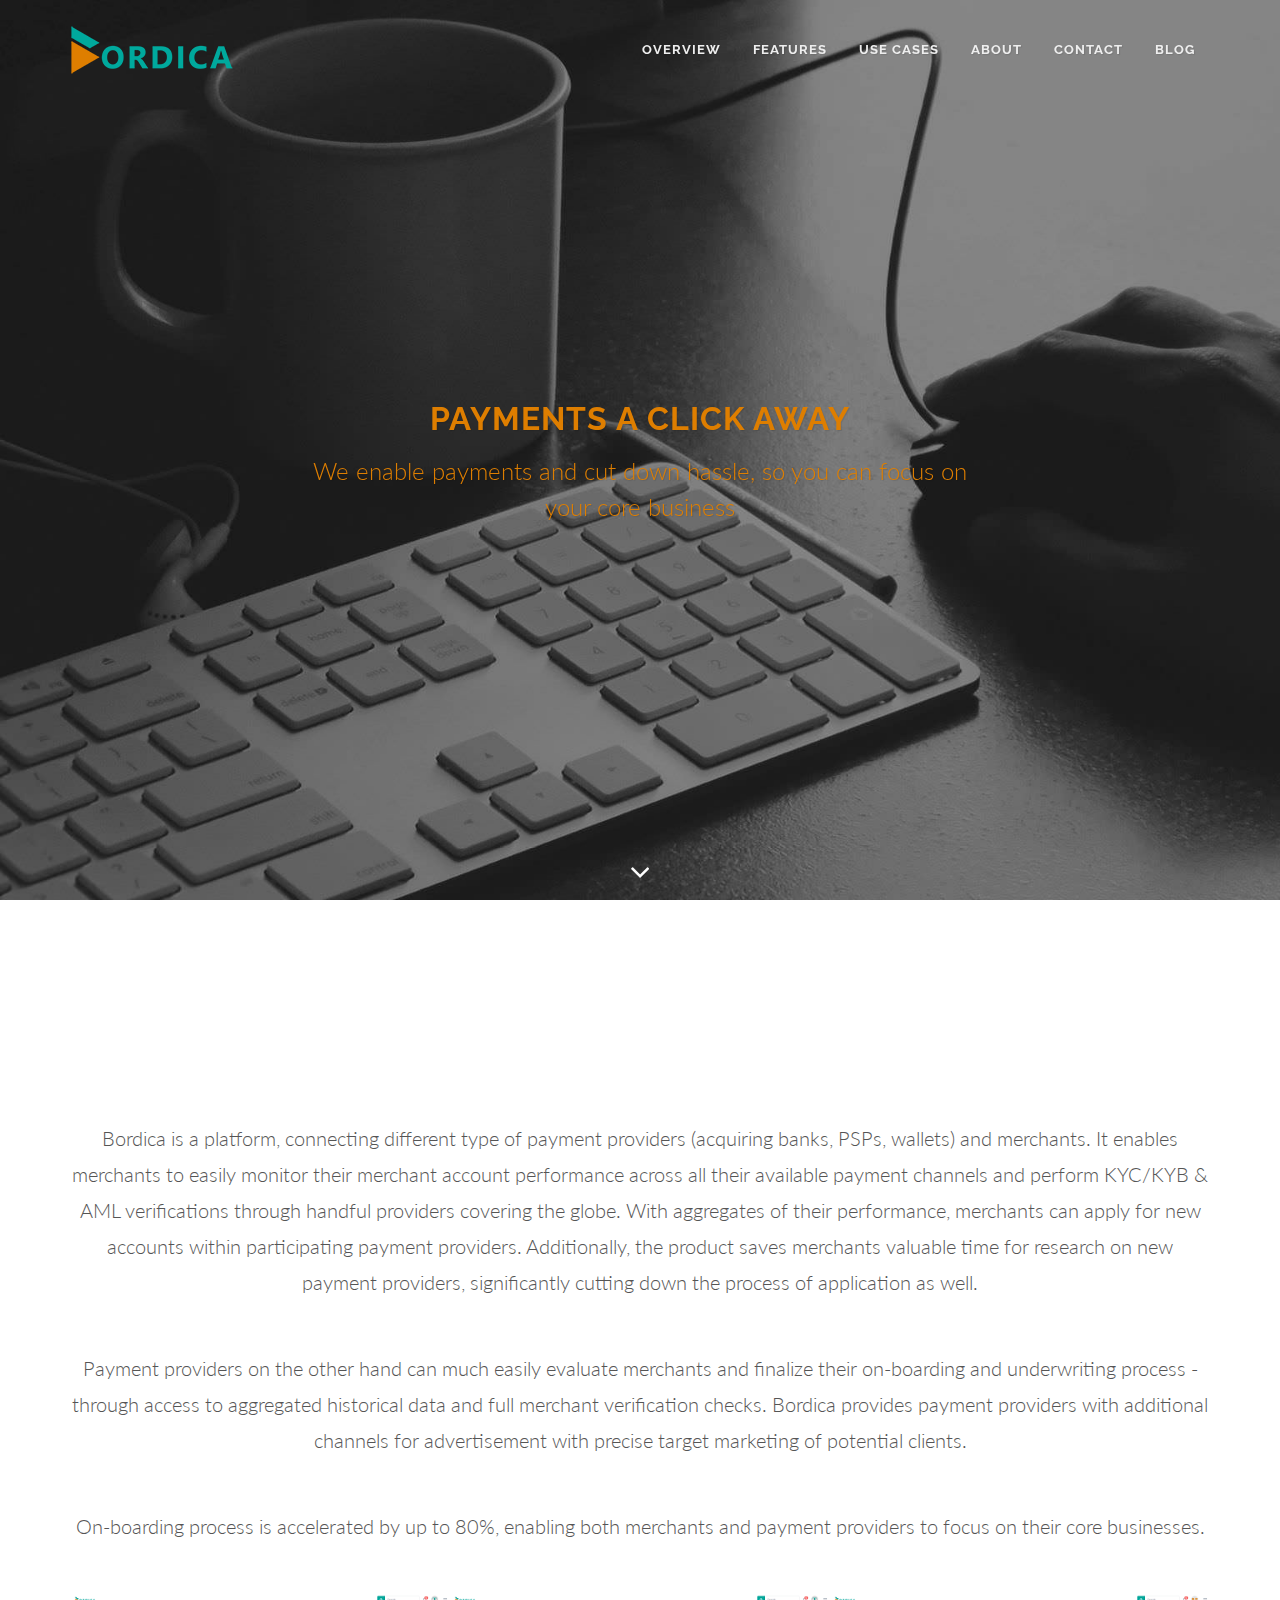
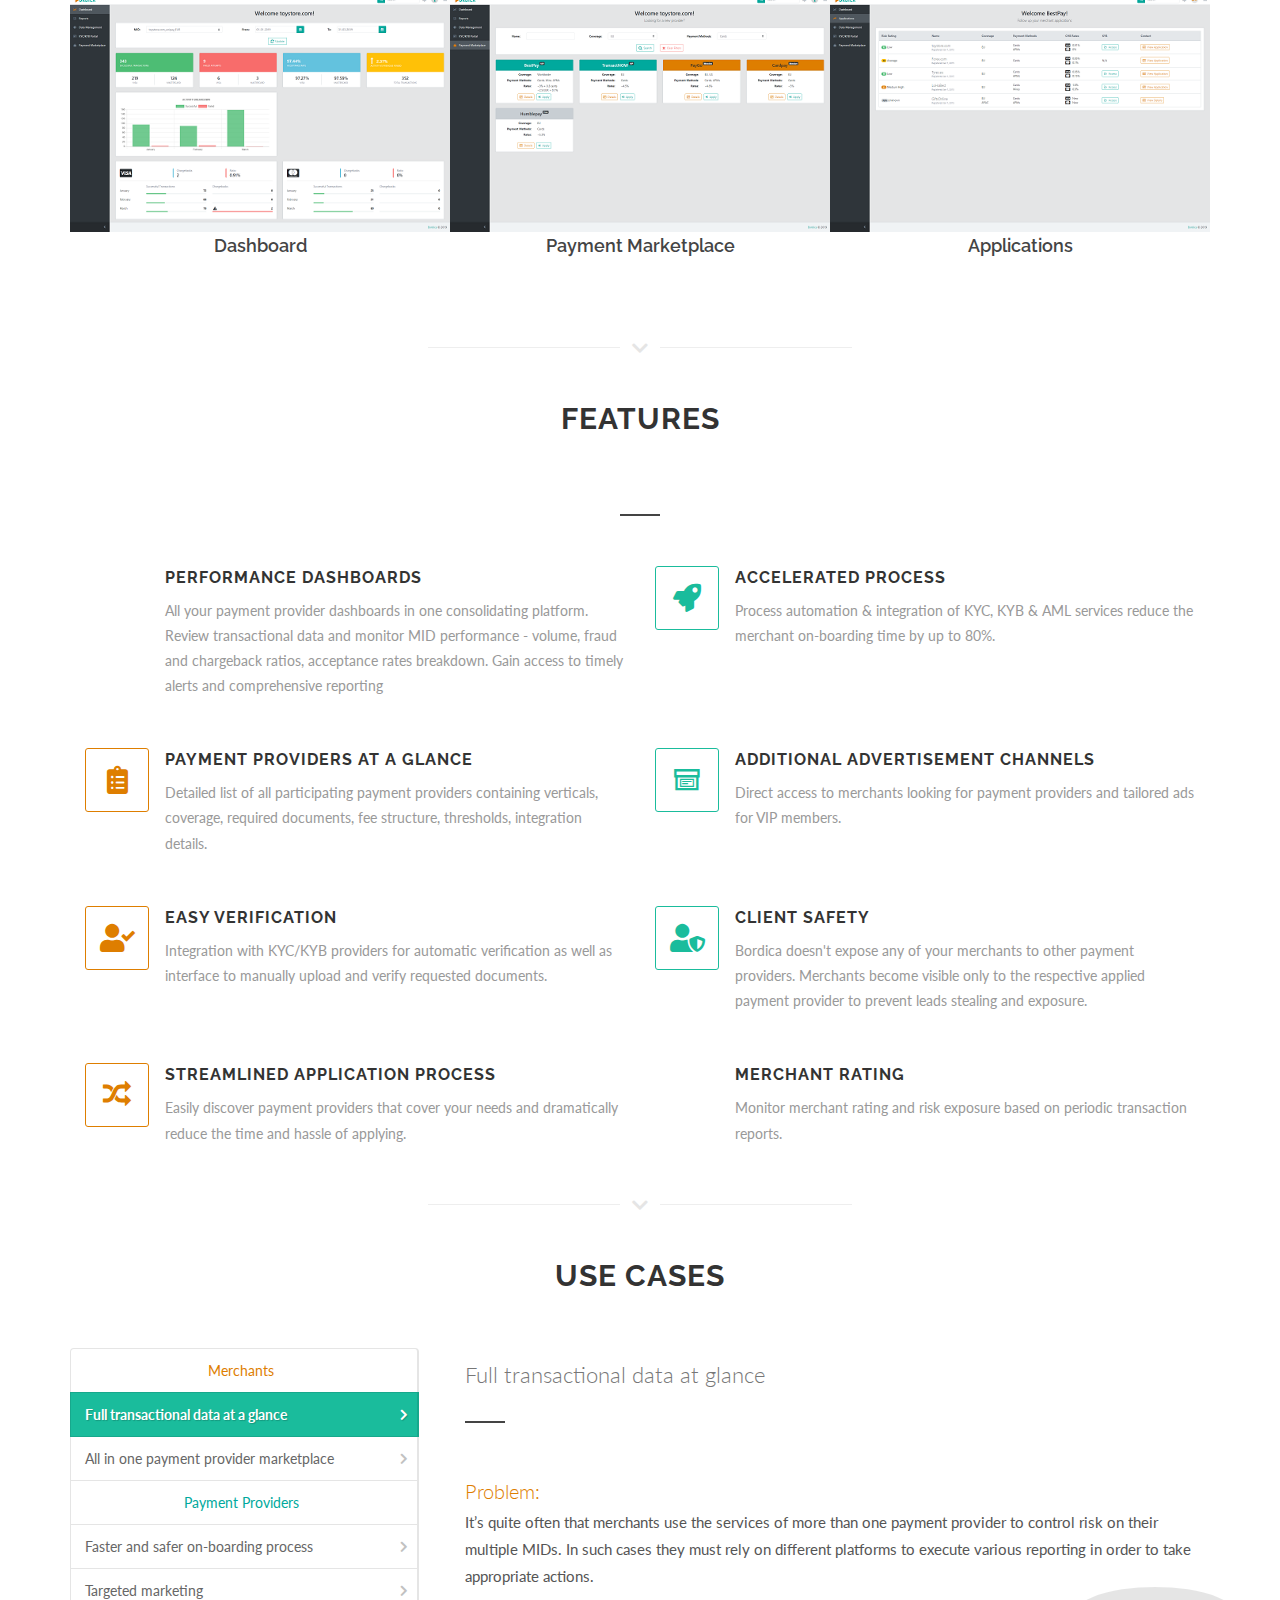
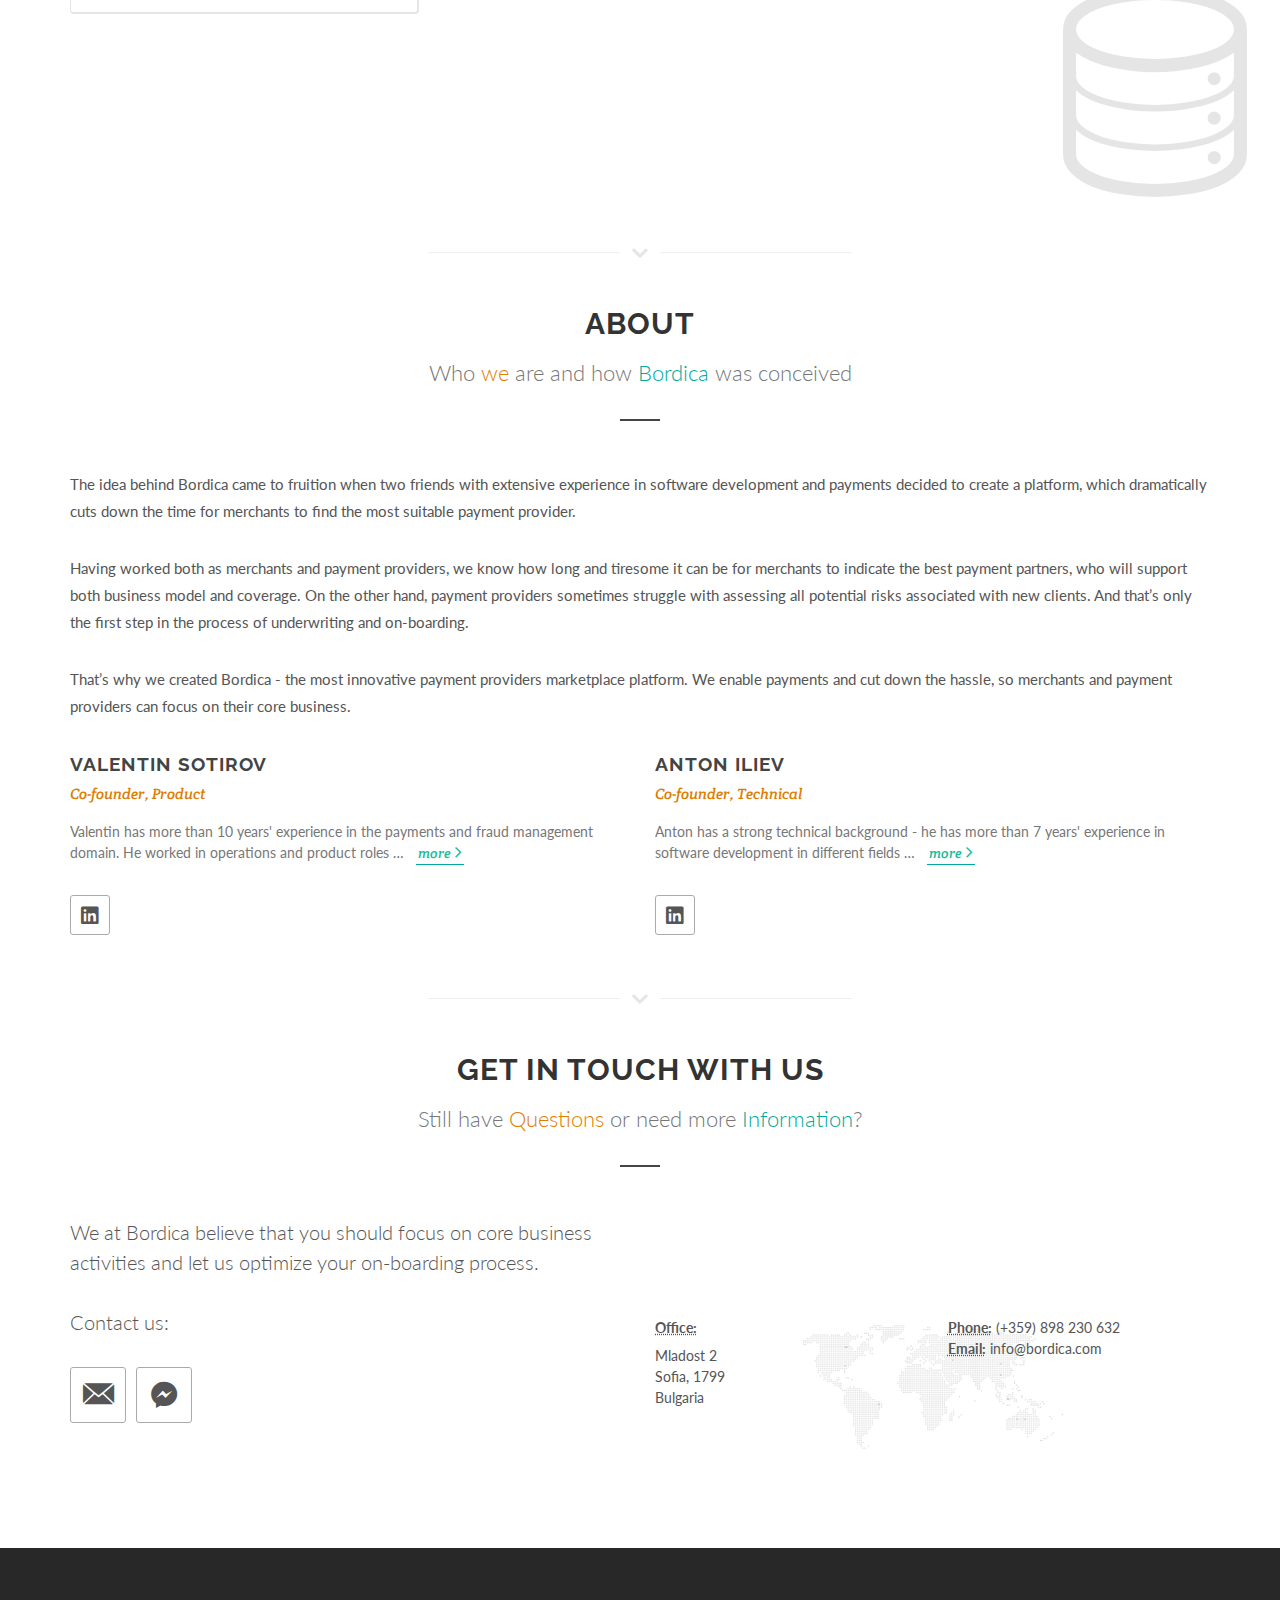
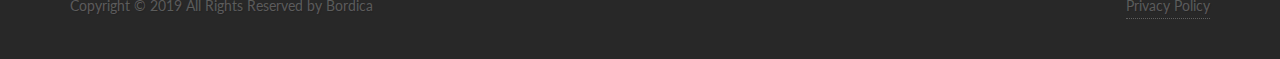
<file: index.html>
<!DOCTYPE html>
<html dir="ltr" lang="en-US">

<head>
	<!-- Global site tag (gtag.js) - Google Analytics -->
	<script async src="https://www.googletagmanager.com/gtag/js?id=UA-139943367-1"></script>
	<script>
		window.dataLayer = window.dataLayer || [];
		function gtag() { dataLayer.push(arguments); }
		gtag('js', new Date());

		gtag('config', 'UA-139943367-1');
	</script>

	<meta http-equiv="content-type" content="text/html; charset=utf-8" />
	<meta name="author" content="SemiColonWeb" />
	<meta name="description"
		content="The most innovative payment providers marketplace platform. We enable payments and cut down hassle, so merchants and payment providers could focus on their core business.">
	<meta name="keywords" content="platform, onboarding, payment provider, merchant, marketplace, kyc, kyb, payment">
	<link rel="canonical" href="http://www.bordica.com">

	<!-- Stylesheets
	============================================= -->
	<link
		href="https://fonts.googleapis.com/css?family=Lato:300,400,400i,700|Raleway:300,400,500,600,700|Crete+Round:400i"
		rel="stylesheet" type="text/css" />
	<link href="https://stackpath.bootstrapcdn.com/bootstrap/4.3.1/css/bootstrap.min.css" rel="stylesheet"
		integrity="sha384-ggOyR0iXCbMQv3Xipma34MD+dH/1fQ784/j6cY/iJTQUOhcWr7x9JvoRxT2MZw1T" crossorigin="anonymous">
	<link rel="stylesheet" href="style.css" type="text/css" />
	<link rel="stylesheet" href="css/dark.css" type="text/css" />
	<link rel="stylesheet" href="css/font-icons.css" type="text/css" />
	<link rel="stylesheet" href="css/animate.css" type="text/css" />
	<link rel="stylesheet" href="css/responsive.css" type="text/css" />
	<link rel="stylesheet" href="css/magnific-popup.css" type="text/css" />

	<meta name="viewport" content="width=device-width, initial-scale=1" />

	<!-- https://realfavicongenerator.net/ -->
	<link rel="apple-touch-icon" sizes="180x180" href="/apple-touch-icon.png">
	<link rel="icon" type="image/png" sizes="32x32" href="/favicon-32x32.png">
	<link rel="icon" type="image/png" sizes="16x16" href="/favicon-16x16.png">
	<link rel="manifest" href="/site.webmanifest">
	<link rel="mask-icon" href="/safari-pinned-tab.svg" color="#5bbad5">
	<meta name="msapplication-TileColor" content="#2b5797">
	<meta name="theme-color" content="#ffffff">

	<!-- Document Title
	============================================= -->
	<title>Bordica | Merchant On-boarding & Payment Provider Marketplace</title>

</head>

<body class="stretched">

	<!-- Document Wrapper
	============================================= -->
	<div id="wrapper" class="clearfix">

		<!-- Header
		============================================= -->
		<header id="header" class="transparent-header page-section dark">

			<div id="header-wrap">

				<div class="container clearfix">

					<div id="primary-menu-trigger"><i class="icon-reorder"></i></div>

					<!-- Logo
					============================================= -->
					<div id="logo">
						<a href="index.html" class="standard-logo" data-dark-logo="images/logo-dark.png"><img
								src="images/logo-dark.png" alt="Bordica Logo"></a>
						<a href="index.html" class="retina-logo" data-dark-logo="images/logo-dark@2x.png"><img
								src="images/logo-dark@2x.png" alt="Bordica Logo"></a>
					</div><!-- #logo end -->

					<!-- Primary Navigation
					============================================= -->
					<nav id="primary-menu">

						<ul class="one-page-menu sf-js-enabled" style="-ms-touch-action: pan-y; touch-action: pan-y;"
							data-offset="65" data-speed="1250" data-easing="easeInOutExpo">
							<li class=""><a href="#" data-href="#section-overview">
									<div>Overview</div>
								</a></li>
							<li class=""><a href="#" data-href="#section-features">
									<div>Features</div>
								</a></li>
							<li class=""><a href="#" data-href="#section-use-cases">
									<div>Use Cases</div>
								</a></li>
							<li class=""><a href="#" data-href="#section-about">
									<div>About</div>
								</a></li>
							<li class=""><a href="#" data-href="#section-contact">
									<div>Contact</div>
								</a></li>
							<li class=""><a href="#" data-href="#">
									<div>Blog</div>
								</a></li>
						</ul>

					</nav><!-- #primary-menu end -->

				</div>

			</div>

		</header><!-- #header end -->

		<section id="slider" class="slider-element slider-parallax dark full-screen"
			style="background: url(images/landing/landing1.jpg) center; background-repeat: no-repeat; background-size: cover;">

			<div class="slider-parallax-inner">

				<div class="container clearfix">

					<div class="vertical-middle">

						<div class="heading-block center nobottomborder">
							<h1 class="emphasize" data-animate="fadeInUp">Payments a click away</h1>
							<span class="emphasize" data-animate="fadeInUp" data-delay="300">We enable payments and cut
								down hassle, so you
								can focus on your
								core business</span>
						</div>

					</div>

					<a href="#" data-scrollto="#section-overview" class="one-page-arrow"><i
							class="icon-angle-down infinite animated fadeInDown"></i></a>

				</div>

			</div>

		</section>

		<!-- Content
		============================================= -->
		<section id="content">

			<div class="content-wrap">


				<!-- Some Tips:
					.page-section -> if added, menu items will be automatically highlighted when scrolling to the section


				-->

				<!-- Section Ovewview -->
				<div class="center" id="section-overview">
					<div class="container clearfix">
						<h2 class="divcenter bottommargin font-body" data-animate="pulse">An Innovative Platform
							<br />to Facilitate
							Merchants &amp; Payment Providers</h2>
						<p class="lead divcenter bottommargin">
							Bordica is a platform, connecting different type of payment providers (acquiring banks,
							PSPs, wallets) and merchants. It enables merchants to easily monitor their merchant account
							performance across all their available payment channels and perform KYC/KYB & AML
							verifications through handful providers covering the globe. With aggregates of their
							performance, merchants can apply for new accounts within participating payment providers.
							Additionally, the product saves merchants valuable time for research on new payment
							providers, significantly cutting down the process of application as well.
						</p>
						<p class="lead divcenter bottommargin">
							Payment providers on the other hand can much easily evaluate merchants and finalize their
							on-boarding and underwriting process - through access to aggregated historical data and full
							merchant verification checks. Bordica provides payment providers with additional channels
							for advertisement with precise target marketing of potential clients.
						</p>
						<p class="lead divcenter bottommargin">
							On-boarding process is accelerated by up to 80%, enabling both merchants and payment
							providers to focus on their core businesses.
						</p>
						<div id="portfolio" class="portfolio grid-container portfolio-nomargin portfolio-3 clearfix"
							data-lightbox="gallery">

							<article class="portfolio-item pf-graphics pf-uielements">
								<div class="portfolio-image">
									<a href="portfolio-single.html">
										<img src="images/product/dashboard-thumb.png" alt="Dashboard">
									</a>
									<div class="portfolio-overlay">
										<a href="images/product/dashboard.png" class="center-icon"
											data-lightbox="gallery-item" title="Dashboard"><i
												class="icon-plus"></i></a>
									</div>
								</div>
								<div class="portfolio-desc notoppadding">
									<h4>Dashboard</h4>
								</div>
							</article>

							<article class="portfolio-item pf-graphics pf-uielements">
								<div class="portfolio-image">
									<a href="portfolio-single.html">
										<img src="images/product/payment-marketplace-thumb.png"
											alt="Payment Marketplace">
									</a>
									<div class="portfolio-overlay">
										<a href="images/product/payment-marketplace.png" class="center-icon"
											data-lightbox="gallery-item" title="Payment Marketplace"><i
												class="icon-plus"></i></a>
									</div>
								</div>
								<div class="portfolio-desc notoppadding">
									<h4>Payment Marketplace</h4>
								</div>
							</article>

							<article class="portfolio-item pf-graphics pf-uielements">
								<div class="portfolio-image">
									<a href="#">
										<img src="images/product/applications-thumb.png" alt="Applications">
									</a>
									<div class="portfolio-overlay">
										<a href="images/product/applications.png" class="center-icon"
											data-lightbox="gallery-item" title="Applications"><i
												class="icon-plus"></i></a>
									</div>
								</div>
								<div class="portfolio-desc notoppadding">
									<h4>Applications</h4>
								</div>
							</article>
						</div>
					</div>
				</div>

				<div class="divider divider-short divider-center"><i class="icon-chevron-down"></i></div>

				<!-- Section Features -->
				<div id="section-features">
					<div class="heading-block title-center page-section">
						<h2>Features</h2>
						<span data-animate="bounceInDown">
							Why <span class="nocolor accent-primary">merchants</span> & <span
								class="nocolor accent-secondary">payment providers</span>
							should choose Bordica
						</span>
					</div>

					<div class="container clearfix row divcenter">
						<div class="col-md-6 order-md-1">
							<div class="feature-box fbox-border fbox-rounded bottommargin">
								<div class="fbox-icon border-accent-primary" data-animate="slideInLeft"
									data-delay="200">
									<a href="#"><i class="icon-dashboard i-alt accent-primary"></i></a>
								</div>
								<h3>Performance Dashboards</h3>
								<p>All your payment provider dashboards in one consolidating platform. Review
									transactional data and monitor MID performance - volume, fraud and chargeback
									ratios,
									acceptance rates breakdown. Gain access to timely alerts and comprehensive reporting
								</p>
							</div>
						</div>
						<div class="col-md-6 order-md-3">
							<div class="feature-box fbox-border fbox-rounded bottommargin">
								<div class="fbox-icon border-accent-primary">
									<a href="#"><i class="icon-clipboard-list i-alt accent-primary"></i></a>
								</div>
								<h3>Payment Providers At a Glance</h3>
								<p>Detailed list of all participating payment providers containing verticals,
									coverage,
									required documents, fee
									structure, thresholds, integration details.
								</p>
							</div>
						</div>
						<div class="col-md-6 order-md-5">
							<div class="feature-box fbox-border fbox-rounded bottommargin">
								<div class="fbox-icon border-accent-primary">
									<a href="#"><i class="icon-user-check i-alt accent-primary"></i></a>
								</div>
								<h3>Easy Verification</h3>
								<p>Integration with KYC/KYB providers for automatic verification as well as
									interface to
									manually upload and
									verify requested documents.</p>
							</div>
						</div>
						<div class="col-md-6 order-md-7">
							<div class="feature-box fbox-border fbox-rounded bottommargin">
								<div class="fbox-icon border-accent-primary">
									<a href="#"><i class="icon-line-shuffle i-alt accent-primary"></i></a>
								</div>
								<h3>Streamlined Application Process</h3>
								<p>Easily discover payment providers that cover your needs and dramatically reduce
									the
									time and hassle of applying.</p>
							</div>
						</div>
						<div class="col-md-6 order-md-2">
							<div class="feature-box fbox-border fbox-rounded bottommargin">
								<div class="fbox-icon">
									<i class="icon-rocket i-alt"></i>
								</div>
								<h3>Accelerated Process</h3>
								<p>Process automation & integration of KYC, KYB & AML services reduce the merchant
									on-boarding time by up to 80%.</p>
							</div>
						</div>
						<div class="col-md-6 order-md-4">
							<div class="feature-box fbox-border fbox-rounded bottommargin">
								<div class="fbox-icon">
									<i class="icon-box1 i-alt"></i>
								</div>
								<h3>Additional Advertisement Channels</h3>
								<p>Direct access to merchants looking for payment providers and tailored ads for VIP
									members.</p>
							</div>
						</div>
						<div class="col-md-6 order-md-6">
							<div class="feature-box fbox-border fbox-rounded bottommargin">
								<div class="fbox-icon">
									<i class="icon-user-shield i-alt"></i>
								</div>
								<h3>Client Safety</h3>
								<p>Bordica doesn't expose any of your merchants to other payment providers.
									Merchants become visible only to the respective applied payment provider to
									prevent leads stealing and exposure.</p>
							</div>
						</div>
						<div class="col-md-6 order-md-8">
							<div class="feature-box fbox-border fbox-rounded bottommargin">
								<div class="fbox-icon" data-animate="slideInUp" data-delay="400">
									<i class="icon-graph i-alt"></i>
								</div>
								<h3>Merchant Rating</h3>
								<p>Monitor merchant rating and risk exposure based on periodic transaction reports.
								</p>
							</div>
						</div>
						<div class="clear"></div>
					</div>
				</div>

				<div class="divider divider-short divider-center notopmargin"><i class="icon-chevron-down"></i></div>

				<!-- Section Use Cases-->
				<div id="section-use-cases" class="container clearfix">
					<div class="heading-block title-center nobottomborder page-section">
						<h2>Use Cases</h2>
					</div>
					<div id="side-navigation" class="ui-tabs ui-corner-all ui-widget ui-widget-content">
						<div class="col_one_third">
							<ul class="sidenav ui-tabs-nav ui-corner-all ui-helper-reset ui-helper-clearfix ui-widget-header"
								role="tablist">
								<li class="ui-tabs-tab ui-corner-top ui-state-default ui-tab" aria-disabled="true">
									<a class="center accent-primary">Merchants</a>
								</li>
								<li class="ui-tabs-tab ui-corner-top ui-state-default ui-tab ui-tabs-active ui-state-active"
									role="tab" tabindex="0" aria-controls="snav-content1" aria-labelledby="ui-id-1"
									aria-selected="true" aria-expanded="true">
									<a href="#snav-content1" role="presentation" tabindex="-1" class="ui-tabs-anchor"
										id="ui-id-1">
										Full transactional data at a glance<i class="icon-chevron-right"></i>
									</a>
								</li>
								<li role="tab" tabindex="-1" class="ui-tabs-tab ui-corner-top ui-state-default ui-tab"
									aria-controls="snav-content2" aria-labelledby="ui-id-2" aria-selected="false"
									aria-expanded="false">
									<a href="#snav-content2" role="presentation" tabindex="-1" class="ui-tabs-anchor"
										id="ui-id-2">
										All in one payment provider marketplace<i class="icon-chevron-right"></i>
									</a>
								</li>
								<li class="ui-tabs-tab ui-corner-top ui-state-default ui-tab" aria-disabled="true">
									<a class="center accent-secondary">Payment Providers</a>
								</li>
								<li role="tab" tabindex="-1" class="ui-tabs-tab ui-corner-top ui-state-default ui-tab"
									aria-controls="snav-content3" aria-labelledby="ui-id-3" aria-selected="false"
									aria-expanded="false">
									<a href="#snav-content3" role="presentation" tabindex="-1" class="ui-tabs-anchor"
										id="ui-id-3">
										Faster and safer on-boarding process<i class="icon-chevron-right"></i>
									</a>
								</li>
								<li role="tab" tabindex="-1" class="ui-tabs-tab ui-corner-top ui-state-default ui-tab"
									aria-controls="snav-content4" aria-labelledby="ui-id-4" aria-selected="false"
									aria-expanded="false">
									<a href="#snav-content4" role="presentation" tabindex="-1" class="ui-tabs-anchor"
										id="ui-id-4">
										Targeted marketing<i class="icon-chevron-right"></i>
									</a>
								</li>
							</ul>
						</div>

						<div class="col_two_third col_last">

							<div id="snav-content1" aria-labelledby="ui-id-1" role="tabpanel"
								class="ui-tabs-panel ui-corner-bottom ui-widget-content" aria-hidden="false">
								<div class="heading-block">
									<span class="sub-h2">Full transactional data at glance</span>
								</div>
								<p>
									<span class="accent-primary sub-h3">Problem: </span>
									It’s quite often that merchants use the services of more than one payment
									provider
									to control risk on their multiple MIDs. In such cases they must rely on
									different
									platforms to execute various reporting in order to take appropriate actions.
								</p>
								<p data-animate="fadeInUp" data-delay="100">
									<span class="accent-secondary sub-h3">Solution: </span>
									Bordica offers to merchants a simple yet powerful platform for consolidating all
									their
									MID across their currently connected payment providers. We offer constantly updated
									and
									easy to comprehend dashboards, breakdowns, downloadable files and a powerful
									alert
									and notification tool so the merchants can stay on top of their performance.
								</p>
								<i class="icon-data bgicon"></i>
							</div>

							<div id="snav-content2" aria-labelledby="ui-id-1" role="tabpanel"
								class="ui-tabs-panel ui-corner-bottom ui-widget-content animate" aria-hidden="false">
								<div class="heading-block">
									<span class="sub-h2">All one payment provider marketplace</span>
								</div>
								<p>
									<span class="accent-primary sub-h3">Problem: </span>
									Wherever a merchant begins to accept payment online or is looking for additional
									processing channels it is often a lengthy process. Underwriting afterwards can
									often
									take several months and sometimes could lead to a decline.
								</p>
								<p data-animate="fadeInUp" data-delay="100">
									<span class="accent-secondary sub-h3">Solution: </span>
									Bordica is a payment provider marketplace covering all major verticals,
									currencies,
									payment methods and geographies. We partner with plenty payment providers and
									list
									is constantly expanded. Finding the most suitable payment providers is easy and
									takes just a short moment. Additionally, through several KYC/KYB services
									available
									on the platform application and on-boarding process are simplified and usual
									time is
									cut down by up to 80%.
								</p>
								<i class="icon-store bgicon"></i>
							</div>

							<div id="snav-content3" aria-labelledby="ui-id-1" role="tabpanel"
								class="ui-tabs-panel ui-corner-bottom ui-widget-content" aria-hidden="false">
								<div class="heading-block">
									<span class="sub-h2">Faster and safer on-boarding process</span>
								</div>
								<p>
									<span class="accent-primary sub-h3">Problem: </span>
									The merchant on-boarding process often tends to be a rather lengthy and risky
									process. Payment providers are not fully aware of merchants’ trustworthiness,
									their
									client base, processing volumes, fraud and chargeback ratios. Site, model and
									UBO
									screening, detailed historical transaction checks, often are followed by a long
									underwriting process. It is not rare that payment providers might have their
									license at stake, which additionally might jeopardize business
									relations
									with merchants.
								</p>
								<p data-animate="fadeInUp" data-delay="100">
									<span class="accent-secondary sub-h3">Solution: </span>
									Using Bordica, payment providers have the ability to easily check applying
									merchants’ risk ratings and overall MID performance, which we keep constantly
									updated
									. Payment
									providers can also expect a significantly reduced screening process and
									increased
									confidence when on-boarding new merchants.
								</p>

								<i class="icon-line-briefcase bgicon"></i>
							</div>

							<div id="snav-content4" aria-labelledby="ui-id-1" role="tabpanel"
								class="ui-tabs-panel ui-corner-bottom ui-widget-content" aria-hidden="false">
								<div class="heading-block">
									<span class="sub-h2">Targeted marketing</span>
								</div>
								<p>
									<span class="accent-primary sub-h3">Problem: </span>
									Marketing efforts and building additional advertisement channels are expensive
									and the results are never certain.
								</p>
								<p data-animate="fadeInUp" data-delay="100">
									<span class="accent-secondary sub-h3">Solution: </span>
									Bordica offers free of charge as well as paid services for payment providers. Our
									VIP
									membership level unlocks a whole new channel for targeted marketing to further
									enhance your product advertisement. We offer a featured payment providers list
									and
									top standings, so your company can be easily chosen by applying merchants.
									Additionally our platform can display tailored advertisements. Our pricing is
									competitive and you’d be able to reach directly potential new prospects.
								</p>
								<i class="icon-line-target bgicon"></i>
							</div>

						</div>

					</div>
				</div>

				<div class="divider divider-short divider-center notopmargin"><i class="icon-chevron-down"></i></div>

				<div class="container clearfix" id="section-about">
					<div class="heading-block title-center  page-section">
						<h2>About</h2>
						<span>Who <span class="nocolor accent-primary">we</span> are and how <span
								class="nocolor accent-secondary">Bordica</span> was conceived</span>
					</div>
					<p>
						The idea behind Bordica came to fruition when two friends with extensive experience in
						software development
						and payments decided to create a platform, which dramatically cuts down the time for merchants
						to find the
						most suitable payment provider.
					</p>
					<p>
						Having worked both as merchants and payment providers, we know
						how long and
						tiresome it can be for merchants to indicate the best payment partners, who will support both
						business model and
						coverage. On the other hand, payment providers sometimes struggle with assessing all potential
						risks
						associated with new
						clients. And that’s only the first step in the process of underwriting and on-boarding.
					</p>
					<p>
						That’s why we created Bordica - the most innovative payment providers marketplace platform.
						We enable payments
						and cut down the hassle, so merchants and payment providers can focus on their core business.
					</p>

					<div class="clearfix"></div>

					<div class="row">
						<div class="col-lg-6 bottommargin">
							<div class="team team-list clearfix">
								<div class="team-desc">
									<div class="team-title">
										<h4>Valentin Sotirov</h4>
										<span class="accent-primary">Co-founder, Product</span>
									</div>
									<div class="team-content">
										<span>Valentin has more than 10 years' experience in the payments and fraud
											management
											domain. He worked in operations and product roles
											&#8230;
											<a class="more-link ml-2" href="#" data-toggle="collapse"
												data-target="#valentin">
												more<i class="icon-angle-right icon-lg ml-1"></i>
											</a>
										</span>
										<div id="valentin" class="collapse">
											Valentin has more than 10 years' experience in the payments and fraud
											management
											domain. He worked in operations and product roles both for some of the world
											biggest payment and gateway providers and managed the payments processes for
											several merchants. In 2018 he founded <a href="www.vrteam.online"
												target="_blank" rel="noopener">VR Team</a>, a
											payments
											consultancy company, and provided his expertise to some of the biggest and
											most
											successful crypto companies in the world. Having worked on both sides (at
											merchants and payment providers), Valentin understood how crucial is to have
											the
											tools for finding fast the most suitable and reliable payment partner, who
											will
											support your business model. So, in early 2019 the idea behind Bordica has
											been
											conceived.
											<a class="more-link ml-2" href="#" data-toggle="collapse"
												data-target="#valentin">
												less<i class="icon-angle-up icon-lg ml-1"></i>
											</a>
										</div>

									</div>
									<a href="https://bg.linkedin.com/in/valentin-sotirov" target="_blank" rel="noopener"
										class="social-icon si-linkedin">
										<i class="icon-linkedin"></i>
										<i class="icon-linkedin"></i>
									</a>
								</div>
							</div>
						</div>

						<div class="col-lg-6 bottommargin">
							<div class="team team-list clearfix">
								<div class="team-desc">
									<div class="team-title">
										<h4>Anton Iliev</h4>
										<span class="accent-primary">Co-founder, Technical</span>
									</div>
									<div class="team-content">
										<span>Anton has a strong technical background - he has more than 7 years'
											experience
											in software development in different fields
											&#8230;
											<a class="more-link ml-2" href="#" data-toggle="collapse"
												data-target="#anton">
												more<i class="icon-angle-right icon-lg ml-1"></i>
											</a>
										</span>
										<div id="anton" class="collapse">
											Anton has a strong technical background - he has more than 7 years'
											experience
											in software development in different fields (insurance, warehousing,
											pharmaceutical). He has been involved in all stages of software development
											lifecycle of several large-scale enterprise systems taking different
											responsibilities: business analysis & requirements elicitation, software
											design
											and architecture, agile development, DevOps & CI/CD. Anton is passionate
											about
											delivering elegant solutions to complex problems. He knows how important is
											to
											understand the business needs in order to produce high quality product that
											meets clients' expectations and helps them achieve their business goals.
											<a class="more-link ml-2" href="#" data-toggle="collapse"
												data-target="#anton">
												less<i class="icon-angle-up icon-lg ml-1"></i>
											</a>
										</div>

									</div>
									<a href="https://bg.linkedin.com/in/antoniliev" target="_blank" rel="noopener"
										class="social-icon si-linkedin">
										<i class="icon-linkedin"></i>
										<i class="icon-linkedin"></i>
									</a>
								</div>
							</div>
						</div>
					</div>

				</div>

				<div class="divider divider-short divider-center notopmargin"><i class="icon-chevron-down"></i></div>

				<!-- Section Contact -->
				<div class="heading-block title-center" id="section-contact">
					<h2>Get in Touch with us</h2>
					<span>Still have <span class="accent-primary">Questions</span> or need more <span
							class="accent-secondary">Information</span>?</span>
				</div>

				<div class="container clear-fix">
					<div class="row">
						<div class="col-sm-6 lead bottommargin-sm">
							We at Bordica believe that you should focus on core business activities and let us
							optimize
							your on-boarding process.
						</div>
					</div>
					<div class="row">
						<div class="col-md-6 col-sm-12">
							<div class="row">
								<div class="col-lg-6 bottommargin-sm">
									<div class="lead">Contact us:</div>
									<a href="mailto:info@bordica.com" target="_blank" rel="noopener"
										class="social-icon si-large topmargin-sm si-email3">
										<i class="icon-email3"></i>
										<i class="icon-email3"></i>
									</a>

									<a href="https://m.me/bordica.marketplace" target="_blank" rel="noopener"
										class="social-icon si-large topmargin-sm si-messenger">
										<i class="icon-facebook-messenger"></i>
										<i class="icon-facebook-messenger"></i>
									</a>
								</div>

								<div class="col-lg-6 bottommargin-sm" data-animate="bounceIn" data-delay="100">
									<div class="lead">Follow us:</div>
									<a href="https://www.facebook.com/bordica.marketplace" target="_blank"
										rel="noopener" class="social-icon si-large topmargin-sm si-facebook">
										<i class="icon-facebook"></i>
										<i class="icon-facebook"></i>
									</a>

									<a href="https://twitter.com/bordica_com" target="_blank" rel="noopener"
										class="social-icon si-large topmargin-sm si-twitter">
										<i class="icon-twitter"></i>
										<i class="icon-twitter"></i>
									</a>

									<a href="https://www.linkedin.com/company/bordica" target="_blank" rel="noopener"
										class="social-icon si-large topmargin-sm si-linkedin">
										<i class="icon-linkedin"></i>
										<i class="icon-linkedin"></i>
									</a>
								</div>
							</div>
						</div>
						<div class="col-md-6 col-sm-12">
							<div class="clearfix "
								style='background: url("images/world-map-dark.png") no-repeat center; padding: 10px 0px;'>
								<div class="row">
									<div class="col-md-6">
										<address class="bottommargin">
											<abbr title="Headquarters"
												style="margin-bottom: 7px; display: inline-block;"><strong>Office:</strong></abbr><br>
											Mladost 2<br />
											Sofia, 1799<br />
											Bulgaria<br />
										</address>
									</div>
									<div class="col-md-6">
										<abbr title="Phone Number"><strong>Phone:</strong></abbr> (+359) 898 230 632<br>
										<abbr title="Email Address"><strong>Email:</strong></abbr> info@bordica.com
									</div>
								</div>
							</div>
						</div>
					</div>
				</div>

			</div>

		</section><!-- #content end -->

		<!-- Footer
		============================================= -->
		<footer id="footer" class="dark">

			<!-- Copyrights
			============================================= -->
			<div id="copyrights">

				<div class="container clearfix">

					<div class="col_half">
						Copyright &copy; 2019 All Rights Reserved by Bordica<br>

					</div>

					<div class="col_half col_last tright">
						<div class="fright clearfix">
							<div class="copyright-links"><a href="privacy-policy.html">Privacy Policy</a></div>
						</div>

						<div class="clear"></div>
					</div>
					<div class="col_half"></div>
				</div>

			</div><!-- #copyrights end -->

		</footer><!-- #footer end -->

	</div><!-- #wrapper end -->

	<!-- Go To Top
	============================================= -->
	<div id="gotoTop" class="icon-angle-up"></div>

	<!-- External JavaScripts
	============================================= -->
	<script src="https://code.jquery.com/jquery-3.3.1.min.js"
		integrity="sha256-FgpCb/KJQlLNfOu91ta32o/NMZxltwRo8QtmkMRdAu8=" crossorigin="anonymous"></script>
	<script src="js/plugins.js"></script>

	<!-- Footer Scripts
	============================================= -->
	<script src="js/functions.js"></script>

	<script>
		$(function () {
			$("#side-navigation").tabs({ show: { effect: "fade", duration: 400 } });
		});

		$(document).ready(function () {
			$(".team-content > .collapse").on("hidden.bs.collapse", function () {
				$(this).prev().css("display", "unset");
			});
			$(".team-content > .collapse").on("show.bs.collapse", function () {
				$(this).prev().css("display", "none");
			});

			var hash = location.hash.replace('#', '');
			if (hash != '') {
				location.hash = '';
				$('a[data-href="#' + hash + '"]').trigger("click");
			}

			if (window.history.replaceState) {
				window.history.replaceState({}, "", "/");
			}
		});

	</script>

</body>

</html>
</file>
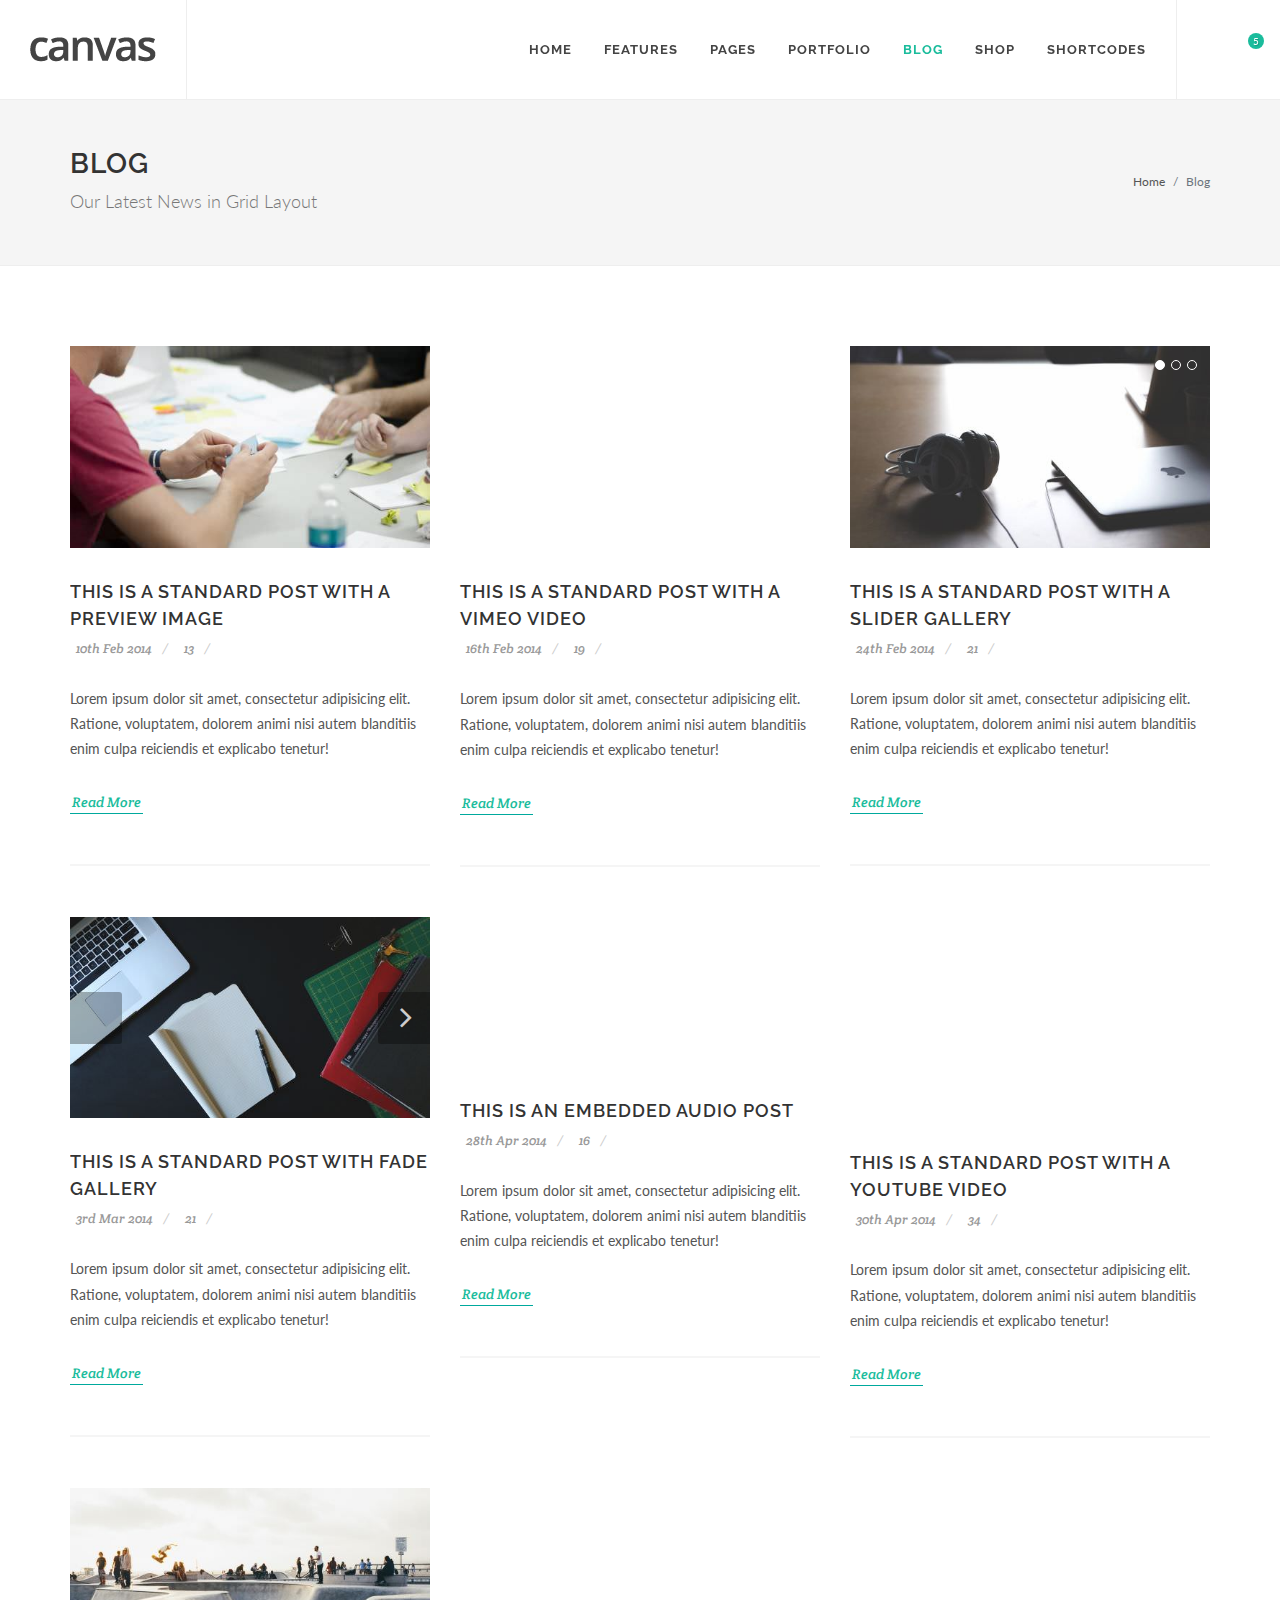
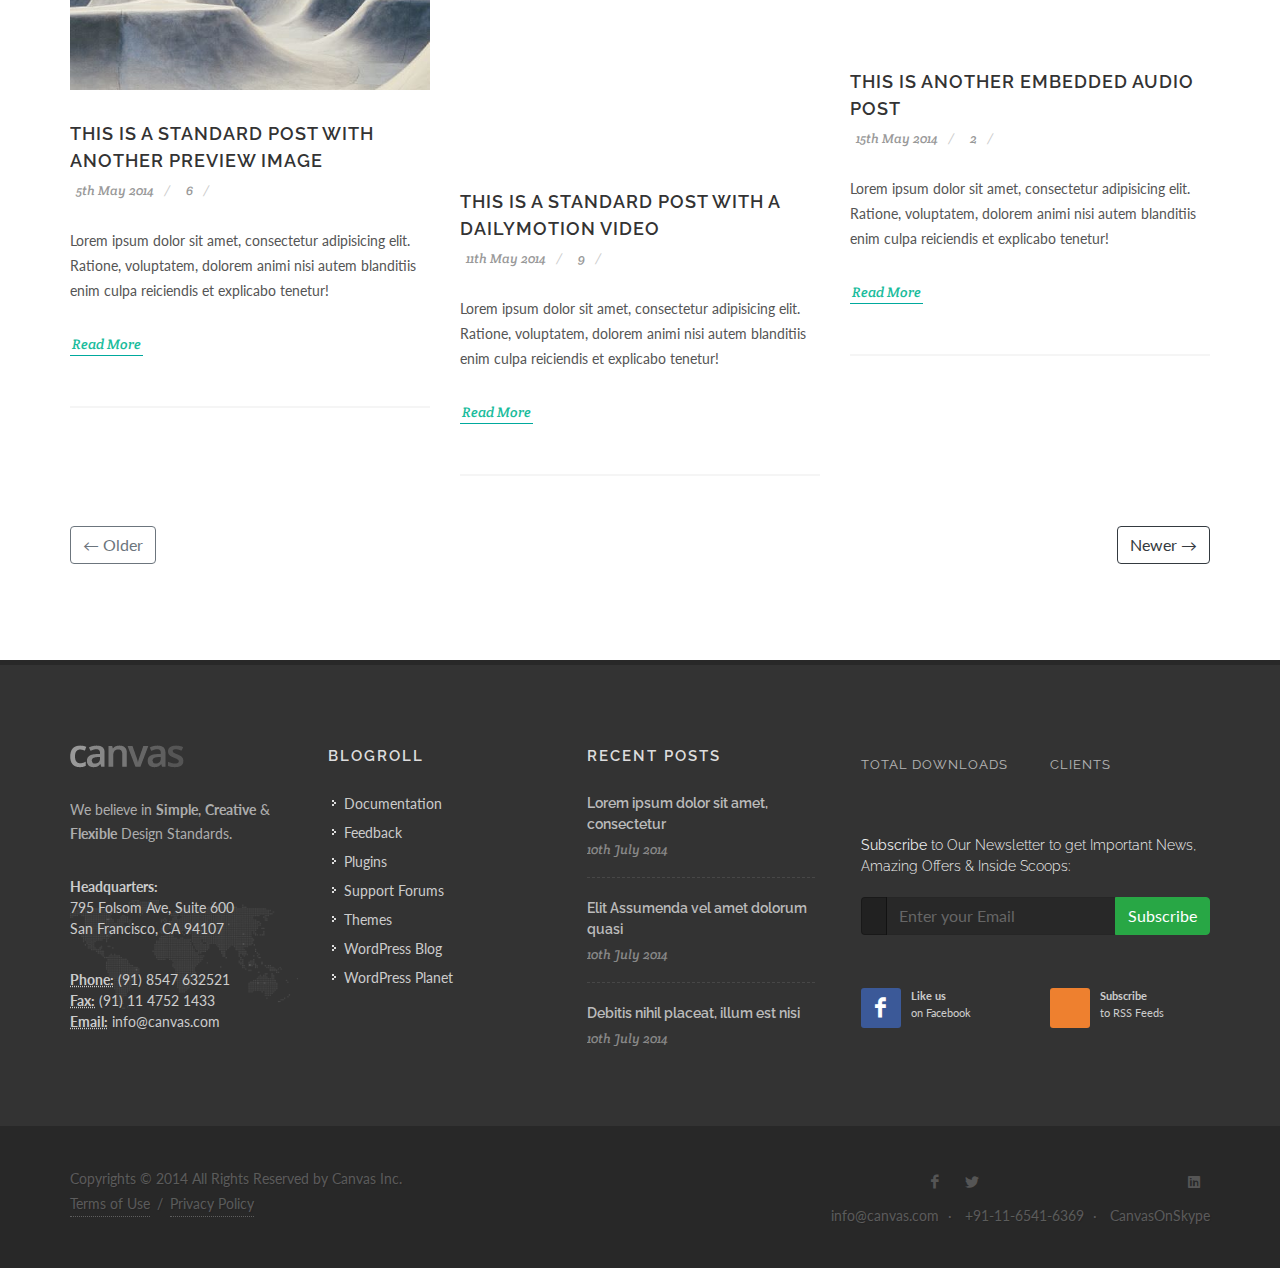
<file: blog-grid-3.html>
<!DOCTYPE html>
<html dir="ltr" lang="en-US">
<head>

	<meta http-equiv="content-type" content="text/html; charset=utf-8" />
	<meta name="author" content="SemiColonWeb" />

	<!-- Stylesheets
	============================================= -->
	<link href="https://fonts.googleapis.com/css?family=Lato:300,400,400i,700|Raleway:300,400,500,600,700|Crete+Round:400i" rel="stylesheet" type="text/css" />
	<link rel="stylesheet" href="css/bootstrap.css" type="text/css" />
	<link rel="stylesheet" href="style.css" type="text/css" />
	<link rel="stylesheet" href="css/dark.css" type="text/css" />
	<link rel="stylesheet" href="css/font-icons.css" type="text/css" />
	<link rel="stylesheet" href="css/animate.css" type="text/css" />
	<link rel="stylesheet" href="css/magnific-popup.css" type="text/css" />

	<link rel="stylesheet" href="css/responsive.css" type="text/css" />
	<meta name="viewport" content="width=device-width, initial-scale=1" />

	<!-- Document Title
	============================================= -->
	<title>Blog - Grid 3 Columns | Canvas</title>

</head>

<body class="stretched">

	<!-- Document Wrapper
	============================================= -->
	<div id="wrapper" class="clearfix">

		<!-- Header
		============================================= -->
		<header id="header" class="full-header">

			<div id="header-wrap">

				<div class="container clearfix">

					<div id="primary-menu-trigger"><i class="icon-reorder"></i></div>

					<!-- Logo
					============================================= -->
					<div id="logo">
						<a href="index.html" class="standard-logo" data-dark-logo="images/logo-dark.png"><img src="images/logo.png" alt="Canvas Logo"></a>
						<a href="index.html" class="retina-logo" data-dark-logo="images/logo-dark@2x.png"><img src="images/logo@2x.png" alt="Canvas Logo"></a>
					</div><!-- #logo end -->

					<!-- Primary Navigation
					============================================= -->
					<nav id="primary-menu">

						<ul>
							<li><a href="index.html"><div>Home</div></a>
								<ul>
									<li><a href="index-corporate.html"><div>Home - Corporate</div></a>
										<ul>
											<li><a href="index-corporate.html"><div>Corporate - Layout 1</div></a></li>
											<li><a href="index-corporate-2.html"><div>Corporate - Layout 2</div></a></li>
											<li><a href="index-corporate-3.html"><div>Corporate - Layout 3</div></a></li>
											<li><a href="index-corporate-4.html"><div>Corporate - Layout 4</div></a></li>
										</ul>
									</li>
									<li><a href="index-portfolio.html"><div>Home - Portfolio</div></a>
										<ul>
											<li><a href="index-portfolio.html"><div>Portfolio - Layout 1</div></a></li>
											<li><a href="index-portfolio-2.html"><div>Portfolio - Layout 2</div></a></li>
											<li><a href="index-portfolio-3.html"><div>Portfolio - Masonry</div></a></li>
											<li><a href="index-portfolio-4.html"><div>Portfolio - AJAX</div></a></li>
										</ul>
									</li>
									<li><a href="index-blog.html"><div>Home - Blog</div></a>
										<ul>
											<li><a href="index-blog.html"><div>Blog - Layout 1</div></a></li>
											<li><a href="index-blog-2.html"><div>Blog - Layout 2</div></a></li>
											<li><a href="index-blog-3.html"><div>Blog - Layout 3</div></a></li>
										</ul>
									</li>
									<li><a href="index-shop.html"><div>Home - Shop</div></a>
										<ul>
											<li><a href="index-shop.html"><div>Shop - Layout 1</div></a></li>
											<li><a href="index-shop-2.html"><div>Shop - Layout 2</div></a></li>
										</ul>
									</li>
									<li><a href="index-magazine.html"><div>Home - Magazine</div></a>
										<ul>
											<li><a href="index-magazine.html"><div>Magazine - Layout 1</div></a></li>
											<li><a href="index-magazine-2.html"><div>Magazine - Layout 2</div></a></li>
											<li><a href="index-magazine-3.html"><div>Magazine - Layout 3</div></a></li>
										</ul>
									</li>
									<li><a href="landing.html"><div>Home - Landing Page</div></a>
										<ul>
											<li><a href="landing.html"><div>Landing Page - Layout 1</div></a></li>
											<li><a href="landing-2.html"><div>Landing Page - Layout 2</div></a></li>
											<li><a href="landing-3.html"><div>Landing Page - Layout 3</div></a></li>
											<li><a href="landing-4.html"><div>Landing Page - Layout 4</div></a></li>
											<li><a href="landing-5.html"><div>Landing Page - Layout 5</div></a></li>
										</ul>
									</li>
									<li><a href="index-fullscreen-image.html"><div>Home - Full Screen</div></a>
										<ul>
											<li><a href="index-fullscreen-image.html"><div>Full Screen - Image</div></a></li>
											<li><a href="index-fullscreen-slider.html"><div>Full Screen - Slider</div></a></li>
											<li><a href="index-fullscreen-video.html"><div>Full Screen - Video</div></a></li>
										</ul>
									</li>
									<li><a href="index-onepage.html"><div>Home - One Page</div></a>
										<ul>
											<li><a href="index-onepage.html"><div>One Page - Default</div></a></li>
											<li><a href="index-onepage-2.html"><div>One Page - Submenu</div></a></li>
											<li><a href="index-onepage-3.html"><div>One Page - Dots Style</div></a></li>
										</ul>
									</li>
									<li><a href="index-wedding.html"><div>Home - Wedding</div></a></li>
									<li><a href="index-restaurant.html"><div>Home - Restaurant</div></a></li>
									<li><a href="index-events.html"><div>Home - Events</div></a></li>
									<li><a href="index-parallax.html"><div>Home - Parallax</div></a></li>
									<li><a href="index-app-showcase.html"><div>Home - App Showcase</div></a></li>
									<li><a href="index-boxed.html"><div>Home - Boxed Layout</div></a></li>
								</ul>
							</li>
							<li><a href="#"><div>Features</div></a>
								<ul>
									<li><a href="#"><div><i class="icon-stack"></i>Sliders</div></a>
										<ul>
											<li><a href="slider-revolution.html"><div>Revolution Slider</div></a>
												<ul>
													<li><a href="rs-demos.html"><div>Premium Templates</div></a></li>
													<li><a href="slider-revolution.html"><div>Full Screen</div></a></li>
													<li><a href="slider-revolution-fullwidth.html"><div>Full Width</div></a></li>
													<li><a href="slider-revolution-kenburns.html"><div>Kenburns Effect</div></a></li>
													<li><a href="slider-revolution-html5-videos.html"><div>HTML5 Video</div></a></li>
												</ul>
											</li>
											<li><a href="slider-canvas.html"><div>Canvas Slider</div></a>
												<ul>
													<li><a href="slider-canvas.html"><div>Full Width</div></a></li>
													<li><a href="slider-canvas-fade.html"><div>Fade Transition</div></a></li>
													<li><a href="slider-canvas-autoplay.html"><div>Autoplay Feature</div></a></li>
													<li><a href="slider-canvas-video-event.html"><div>Custom Video Event</div></a></li>
													<li><a href="slider-canvas-pagination.html"><div>Pagination Navigation</div></a></li>
													<li><a href="slider-canvas-3.html"><div>3 Columns</div></a></li>
													<li><a href="slider-canvas-4.html"><div>4 Columns</div></a></li>
													<li><a href="slider-canvas-5.html"><div>5 Columns</div></a></li>
												</ul>
											</li>
											<li><a href="slider-flex.html"><div>Flex Slider</div></a>
												<ul>
													<li><a href="slider-flex.html"><div>Default Layout</div></a></li>
													<li><a href="slider-flex-thumbs.html"><div>with Thumbs</div></a></li>
												</ul>
											</li>
											<li><a href="slider-owl.html"><div>Owl Slider</div></a>
												<ul>
													<li><a href="slider-owl-full.html"><div>Full Width</div></a></li>
													<li><a href="slider-owl.html"><div>Boxed Width</div></a></li>
													<li><a href="slider-owl-videos.html"><div>Video Slider</div></a></li>
												</ul>
											</li>
											<li><a href="static-parallax.html"><div>Static Media</div></a>
												<ul>
													<li><a href="static-parallax.html"><div>Static - Parallax</div></a></li>
													<li><a href="static-image.html"><div>Static - Image</div></a></li>
													<li><a href="static-thumbs-grid.html"><div>Static - Thumb Gallery</div></a></li>
													<li><a href="static-html5-video.html"><div>Static - HTML5 Video</div></a></li>
													<li><a href="static-embed-video.html"><div>Static - Embedded Video</div></a></li>
												</ul>
											</li>
										</ul>
									</li>
									<li><a href="widgets.html"><div><i class="icon-gift"></i>Widgets</div></a>
										<ul>
											<li><a href="widgets.html"><div>Links</div></a></li>
											<li><a href="widgets.html"><div>Flickr Photostream</div></a></li>
											<li><a href="widgets.html"><div>Dribbble Shots</div></a></li>
											<li><a href="widgets.html"><div>Instagram Feed</div></a></li>
											<li><a href="widgets.html"><div>Posts List</div></a></li>
											<li><a href="widgets.html"><div>Twitter Feed</div></a></li>
											<li><a href="widgets.html"><div>Tabbed Widgets</div></a></li>
											<li><a href="widgets.html"><div>Carousel</div></a></li>
											<li><a href="widgets.html"><div>Subscribers</div></a></li>
											<li><a href="widgets.html"><div>Social Icons</div></a></li>
											<li><a href="widgets.html"><div>Testimonials</div></a></li>
											<li><a href="widgets.html"><div>Quick Contact</div></a></li>
											<li><a href="widgets.html"><div>Tags Cloud</div></a></li>
											<li><a href="widgets.html"><div>Video Embeds</div></a></li>
											<li><a href="widgets.html"><div>Raw Text/HTML</div></a></li>
										</ul>
									</li>
									<li><a href="#"><div><i class="icon-umbrella"></i>Headers</div></a>
										<ul>
											<li><a href="header-light.html"><div>Light Version</div></a></li>
											<li><a href="header-dark.html"><div>Dark Version</div></a></li>
											<li><a href="header-transparent.html"><div>Transparent</div></a></li>
											<li><a href="header-semi-transparent.html"><div>Semi Transparent</div></a>
												<ul>
													<li><a href="header-semi-transparent.html"><div>Light Version</div></a></li>
													<li><a href="header-semi-transparent-dark.html"><div>Dark Version</div></a></li>
												</ul>
											</li>
											<li><a href="header-side-left.html"><div>Left Side Header</div></a>
												<ul>
													<li><a href="header-side-left.html"><div>Fixed Position</div></a></li>
													<li><a href="header-side-left-open.html"><div>OnClick Open</div></a></li>
													<li><a href="header-side-left-open-push.html"><div>Push Content</div></a></li>
												</ul>
											</li>
											<li><a href="header-side-right.html"><div>Right Side Header</div></a>
												<ul>
													<li><a href="header-side-right.html"><div>Fixed Position</div></a></li>
													<li><a href="header-side-right-open.html"><div>OnClick Open</div></a></li>
													<li><a href="header-side-right-open-push.html"><div>Push Content</div></a></li>
												</ul>
											</li>
											<li><a href="header-floating.html"><div>Floating Version</div></a></li>
											<li><a href="static-sticky.html"><div>Static Sticky</div></a></li>
											<li><a href="responsive-sticky.html"><div>Responsive Sticky</div></a></li>
											<li><a href="logo-changer.html"><div>Alternate Logos</div></a></li>
											<li><a href="alternate-mobile-menu.html"><div>Alternate Mobile Menu</div></a></li>
										</ul>
									</li>
									<li><a href="forms.html"><div><i class="icon-wpforms"></i>Forms</div></a></li>
									<li><a href="side-panel.html"><div><i class="icon-line-layout"></i>Side Panel</div></a>
										<ul>
											<li><a href="side-panel-left-overlay.html"><div>Left Overlay</div></a></li>
											<li><a href="side-panel-left-push.html"><div>Left Push</div></a></li>
											<li><a href="side-panel-right-overlay.html"><div>Right Overlay</div></a></li>
											<li><a href="side-panel.html"><div>Right Push</div></a></li>
											<li><a href="side-panel-light.html"><div>Light Background</div></a></li>
										</ul>
									</li>
									<li><a href="mega-menu.html"><div><i class="icon-line-columns"></i>Mega Menu</div></a></li>
									<li><a href="#"><div><i class="icon-align-justify2"></i>Menu Styles</div></a>
										<ul>
											<li><a href="header-light.html"><div>Menu - Style 1</div></a></li>
											<li><a href="menu-2.html"><div>Menu - Style 2</div></a></li>
											<li><a href="menu-3.html"><div>Menu - Style 3</div></a></li>
											<li><a href="menu-4.html"><div>Menu - Style 4</div></a></li>
											<li><a href="menu-5.html"><div>Menu - Style 5</div></a></li>
											<li><a href="menu-6.html"><div>Menu - Style 6</div></a></li>
											<li><a href="menu-7.html"><div>Menu - Style 7</div></a></li>
											<li><a href="menu-8.html"><div>Menu - Style 8</div></a></li>
											<li><a href="menu-9.html"><div>Menu - Style 9</div></a></li>
											<li><a href="menu-10.html"><div>Menu - Overlay</div></a></li>
											<li><a href="split-menu.html"><div>Menu - Split Layout</div></a></li>
										</ul>
									</li>
									<li><a href="#"><div><i class="icon-ok-sign"></i>Page Titles</div></a>
										<ul>
											<li><a href="page.html"><div>Left Align</div></a></li>
											<li><a href="page-title-right.html"><div>Right Align</div></a></li>
											<li><a href="page-title-center.html"><div>Center Align</div></a></li>
											<li><a href="page-titledark.html"><div>Dark Style</div></a></li>
											<li><a href="page-title-pattern.html"><div>Pattern Background</div></a></li>
											<li><a href="page-title-parallax.html"><div>Parallax Background</div></a>
												<ul>
													<li><a href="page-title-parallax.html"><div>Default Header</div></a></li>
													<li><a href="page-title-parallax-header.html"><div>Transparent Header</div></a></li>
												</ul>
											</li>
											<li><a href="page-title-video.html"><div>HTML5 Video</div></a></li>
											<li><a href="page-title-nobg.html"><div>No Background</div></a></li>
											<li><a href="page-title-mini.html"><div>Mini Version</div></a></li>
										</ul>
									</li>
									<li><a href="contact.html"><div><i class="icon-envelope-alt"></i>Contact Pages</div></a>
										<ul>
											<li><a href="contact.html">Contact 1</a></li>
											<li><a href="contact-2.html">Contact 2</a></li>
											<li><a href="contact-3.html">Contact 3</a></li>
											<li><a href="contact-4.html">Contact 4</a></li>
											<li><a href="contact-5.html">Contact 5</a></li>
											<li><a href="contact-6.html">Contact 6</a></li>
											<li><a href="contact-7.html">Contact 7</a></li>
										</ul>
									</li>
									<li><a href="#footer" data-scrollto="#footer"><div><i class="icon-th"></i>Footers</div></a>
										<ul>
											<li><a href="sticky-footer.html"><div>Sticky Footer</div></a></li>
											<li><a href="#footer" data-scrollto="#footer"><div>Footer - Layout 1</div></a></li>
											<li><a href="footer-2.html#footer"><div>Footer - Layout 2</div></a></li>
											<li><a href="footer-3.html#footer"><div>Footer - Layout 3</div></a></li>
											<li><a href="footer-4.html#footer"><div>Footer - Layout 4</div></a></li>
											<li><a href="footer-5.html#footer"><div>Footer - Layout 5</div></a></li>
											<li><a href="footer-6.html#footer"><div>Footer - Layout 6</div></a></li>
											<li><a href="footer-7.html#footer"><div>Footer - Layout 7</div></a></li>
										</ul>
									</li>
									<li><a href="#"><div><i class="icon-calendar3"></i>Events</div></a>
										<ul>
											<li><a href="events-calendar.html"><div>Full Width Calendar</div></a></li>
											<li><a href="events-list.html"><div>Events List</div></a>
												<ul>
													<li><a href="events-list.html"><div>Right Sidebar</div></a></li>
													<li><a href="events-list-left-sidebar.html"><div>Left Sidebar</div></a></li>
													<li><a href="events-list-both-sidebar.html"><div>Both Sidebar</div></a></li>
													<li><a href="events-list-fullwidth.html"><div>Full Width</div></a></li>
													<li><a href="events-list-parallax.html"><div>Parallax List</div></a></li>
												</ul>
											</li>
											<li><a href="event-single.html"><div>Single Event</div></a>
												<ul>
													<li><a href="event-single-right-sidebar.html"><div>Right Sidebar</div></a></li>
													<li><a href="event-single-left-sidebar.html"><div>Left Sidebar</div></a></li>
													<li><a href="event-single-both-sidebar.html"><div>Both Sidebar</div></a></li>
													<li><a href="event-single.html"><div>Full Width</div></a></li>
												</ul>
											</li>
											<li><a href="event-single-full-width-image.html"><div>Single Event - Full</div></a>
												<ul>
													<li><a href="event-single-full-width-image.html"><div>Parallax Image</div></a></li>
													<li><a href="event-single-full-width-map.html"><div>Google Map</div></a></li>
													<li><a href="event-single-full-width-slider.html"><div>Slider Gallery</div></a></li>
													<li><a href="event-single-full-width-video.html"><div>HTML5 Video</div></a></li>
												</ul>
											</li>
										</ul>
									</li>
									<li><a href="modal-onload.html"><div><i class="icon-line-expand"></i>Modal OnLoad</div></a>
										<ul>
											<li><a href="modal-onload.html"><div>Simple Layout</div></a></li>
											<li><a href="modal-onload-iframe.html"><div>Video iFrame</div></a></li>
											<li><a href="modal-onload-subscribe.html"><div>Subscription Form</div></a></li>
											<li><a href="modal-onload-common-height.html"><div>Common Height</div></a></li>
											<li><a href="modal-onload-cookie.html"><div>Cookies Enabled</div></a></li>
										</ul>
									</li>
									<li><a href="coming-soon.html"><div><i class="icon-time"></i>Coming Soon</div></a>
										<ul>
											<li><a href="coming-soon.html"><div>Simple Layout</div></a></li>
											<li><a href="coming-soon-2.html"><div>Parallax Image</div></a></li>
											<li><a href="coming-soon-3.html"><div>HTML5 Video</div></a></li>
										</ul>
									</li>
									<li><a href="profile.html"><div><i class="icon-user"></i>User Profile</div></a></li>
								</ul>
							</li>
							<li class="mega-menu"><a href="#"><div>Pages</div></a>
								<div class="mega-menu-content style-2 clearfix">
									<ul class="mega-menu-column col-lg-3">
										<li class="mega-menu-title"><a href="#"><div>Introduction</div></a>
											<ul>
												<li><a href="about.html"><div>About Us</div></a></li>
												<li><a href="about-2.html"><div>About Us - Layout 2</div></a></li>
												<li><a href="about-me.html"><div>About Me</div></a></li>
												<li><a href="team.html"><div>Team Members</div></a></li>
												<li><a href="jobs.html"><div>Careers</div></a></li>
												<li><a href="side-navigation.html"><div>Side Navigation</div></a></li>
												<li><a href="page-submenu.html"><div>Page Submenu</div></a></li>
												<li><a href="sitemap.html"><div>Sitemap</div></a></li>
											</ul>
										</li>
									</ul>
									<ul class="mega-menu-column col-lg-3">
										<li class="mega-menu-title"><a href="#"><div>Utility</div></a>
											<ul>
												<li><a href="services.html"><div>Services - Layout 1</div></a></li>
												<li><a href="services-2.html"><div>Services - Layout 2</div></a></li>
												<li><a href="services-3.html"><div>Services - Layout 3</div></a></li>
												<li><a href="faqs.html"><div>FAQs - Layout 1</div></a></li>
												<li><a href="faqs-2.html"><div>FAQs - Layout 2</div></a></li>
												<li><a href="faqs-3.html"><div>FAQs - Layout 3</div></a></li>
												<li><a href="faqs-4.html"><div>FAQs - Layout 4</div></a></li>
												<li><a href="maintenance.html"><div>Maintenance Page</div></a></li>
											</ul>
										</li>
									</ul>
									<ul class="mega-menu-column col-lg-3">
										<li class="mega-menu-title"><a href="#"><div>Layout Grids</div></a>
											<ul>
												<li><a href="full-width.html"><div>Full Width</div></a></li>
												<li><a href="full-width-wide.html"><div>Full Width - Wide</div></a></li>
												<li><a href="right-sidebar.html"><div>Right Sidebar</div></a></li>
												<li><a href="left-sidebar.html"><div>Left Sidebar</div></a></li>
												<li><a href="both-sidebar.html"><div>Both Sidebar</div></a></li>
												<li><a href="both-right-sidebar.html"><div>Both Right Sidebar</div></a></li>
												<li><a href="both-left-sidebar.html"><div>Both Left Sidebar</div></a></li>
												<li><a href="blank-page.html"><div>Blank Page</div></a></li>
											</ul>
										</li>
									</ul>
									<ul class="mega-menu-column col-lg-3">
										<li class="mega-menu-title"><a href="#"><div>Miscellaneous</div></a>
											<ul>
												<li><a href="login-register.html"><div>Login/Register</div></a></li>
												<li><a href="login-register-2.html"><div>Login/Register - Style 2</div></a></li>
												<li><a href="login-register-3.html"><div>Login/Register - Style 3</div></a></li>
												<li><a href="login-1.html"><div>Login - Style 1</div></a></li>
												<li><a href="login-2.html"><div>Login - Style 2</div></a></li>
												<li><a href="404.html"><div>404 - Simple Layout</div></a></li>
												<li><a href="404-2.html"><div>404 - Parallax Image</div></a></li>
												<li><a href="404-3.html"><div>404 - HTML5 Video</div></a></li>
											</ul>
										</li>
									</ul>
								</div>
							</li>
							<li class="mega-menu"><a href="#"><div>Portfolio</div></a>
								<div class="mega-menu-content style-2 clearfix">
									<ul class="mega-menu-column col-5">
										<li class="mega-menu-title"><a href="#"><div>Grids</div></a>
											<ul>
												<li><a href="portfolio-1.html"><div>1 Column</div></a></li>
												<li><a href="portfolio-2.html"><div>2 Columns</div></a></li>
												<li><a href="portfolio-3.html"><div>3 Columns</div></a></li>
												<li><a href="portfolio.html"><div>4 Columns</div></a></li>
												<li><a href="portfolio-5.html"><div>5 Columns</div></a></li>
												<li><a href="portfolio-6.html"><div>6 Columns</div></a></li>
											</ul>
										</li>
									</ul>
									<ul class="mega-menu-column col-5">
										<li class="mega-menu-title"><a href="#"><div>Masonry</div></a>
											<ul>
												<li><a href="portfolio-mixed-masonry.html"><div>Mixed Columns</div></a></li>
												<li><a href="portfolio-2-masonry.html"><div>2 Columns</div></a></li>
												<li><a href="portfolio-3-masonry.html"><div>3 Columns</div></a></li>
												<li><a href="portfolio-masonry.html"><div>4 Columns</div></a></li>
												<li><a href="portfolio-5-masonry.html"><div>5 Columns</div></a></li>
												<li><a href="portfolio-6-masonry.html"><div>6 Columns</div></a></li>
											</ul>
										</li>
									</ul>
									<ul class="mega-menu-column col-5">
										<li class="mega-menu-title"><a href="#"><div>Loading Styles</div></a>
											<ul>
												<li><a href="portfolio.html"><div>jQuery Filter</div></a></li>
												<li><a href="portfolio-jpagination.html"><div>jQuery Pagination</div></a></li>
												<li><a href="portfolio-infinity-scroll.html"><div>Infinity Scroll</div></a></li>
												<li><a href="portfolio-ajax.html"><div>AJAX In Page</div></a></li>
												<li><a href="portfolio-ajax-in-modal.html"><div>AJAX In Modal</div></a></li>
												<li><a href="portfolio-filter-styles.html"><div>Filter Styles</div></a></li>
											</ul>
										</li>
									</ul>
									<ul class="mega-menu-column col-5">
										<li class="mega-menu-title"><a href="#"><div>Single Project</div></a>
											<ul>
												<li><a href="portfolio-single-extended.html"><div>Extended Item</div></a></li>
												<li><a href="portfolio-single-fullwidth.html"><div>Parallax Image</div></a></li>
												<li><a href="portfolio-single-gallery-full.html"><div>Slider Gallery</div></a></li>
												<li><a href="portfolio-single-video-fullwidth-left-sidebar.html"><div>HTML5 Video</div></a></li>
												<li><a href="portfolio-single-thumbs-right-sidebar.html"><div>Masonry Thumbs</div></a></li>
												<li><a href="portfolio-single-video-both-sidebar.html"><div>Embed Video</div></a></li>
											</ul>
										</li>
									</ul>
									<ul class="mega-menu-column col-5">
										<li class="mega-menu-title"><a href="#"><div>Layouts</div></a>
											<ul>
												<li><a href="portfolio-nomargin.html"><div>Default</div></a></li>
												<li><a href="portfolio-1-alt-right-sidebar.html"><div>Right Sidebar</div></a></li>
												<li><a href="portfolio-3-left-sidebar.html"><div>Left Sidebar</div></a></li>
												<li><a href="portfolio-2-both-sidebar.html"><div>Both Sidebar</div></a></li>
												<li><a href="portfolio-fullwidth-notitle.html"><div>100% Width</div></a></li>
												<li><a href="portfolio-parallax.html"><div>Parallax</div></a></li>
											</ul>
										</li>
									</ul>
								</div>
							</li>
							<li class="current mega-menu"><a href="#"><div>Blog</div></a>
								<div class="mega-menu-content style-2 clearfix">
									<ul class="mega-menu-column col-lg-3">
										<li class="mega-menu-title"><a href="#"><div>Default</div></a>
											<ul>
												<li><a href="blog.html"><div>Right Sidebar</div></a></li>
												<li><a href="blog-left-sidebar.html"><div>Left Sidebar</div></a></li>
												<li><a href="blog-both-sidebar.html"><div>Both Sidebar</div></a></li>
												<li><a href="blog-full-width.html"><div>Full Width</div></a></li>
											</ul>
										</li>
										<li class="mega-menu-title"><a href="#"><div>Timeline</div></a>
											<ul>
												<li><a href="blog-timeline-right-sidebar.html"><div>Right Sidebar</div></a></li>
												<li><a href="blog-timeline-left-sidebar.html"><div>Left Sidebar</div></a></li>
												<li><a href="blog-timeline.html"><div>Full Width</div></a></li>
											</ul>
										</li>
									</ul>
									<ul class="mega-menu-column col-lg-3">
										<li class="mega-menu-title"><a href="#"><div>Masonry</div></a>
											<ul>
												<li><a href="blog-masonry.html"><div>4 Columns</div></a></li>
												<li><a href="blog-masonry-3.html"><div>3 Columns</div></a></li>
												<li><a href="blog-masonry-2.html"><div>2 Columns</div></a></li>
												<li><a href="blog-masonry-full.html"><div>100% Width</div></a></li>
											</ul>
										</li>
										<li class="mega-menu-title"><a href="#"><div>Grid</div></a>
											<ul>
												<li><a href="blog-grid.html"><div>4 Columns</div></a></li>
												<li><a href="blog-grid-3.html"><div>3 Columns</div></a></li>
												<li><a href="blog-grid-2.html"><div>2 Columns</div></a></li>
											</ul>
										</li>
									</ul>
									<ul class="mega-menu-column col-lg-3">
										<li class="mega-menu-title"><a href="#"><div>Small Thumbs</div></a>
											<ul>
												<li><a href="blog-small-left-sidebar.html"><div>Left Sidebar</div></a></li>
												<li><a href="blog-small.html"><div>Right Sidebar</div></a></li>
												<li><a href="blog-small-both-sidebar.html"><div>Both Sidebar</div></a></li>
												<li><a href="blog-small-full-width.html"><div>Full Width</div></a></li>
												<li><a href="blog-small-alt.html"><div>Alternate Layout</div></a></li>
											</ul>
										</li>
										<li class="mega-menu-title"><a href="#"><div>Item Splitting</div></a>
											<ul>
												<li><a href="blog-grid.html"><div>Pagination</div></a></li>
												<li><a href="blog-masonry.html"><div>Infinite Scroll</div></a></li>
											</ul>
										</li>
									</ul>
									<ul class="mega-menu-column col-lg-3">
										<li class="mega-menu-title"><a href="#"><div>Single</div></a>
											<ul>
												<li><a href="blog-single.html"><div>Default Layout</div></a></li>
												<li><a href="blog-single-left-sidebar.html"><div>Left Sidebar</div></a></li>
												<li><a href="blog-single-full.html"><div>Full Width</div></a></li>
												<li><a href="blog-single-small.html"><div>Small Image</div></a></li>
												<li><a href="blog-single-split-right-sidebar.html"><div>Split Layout</div></a></li>
											</ul>
										</li>
										<li class="mega-menu-title"><a href="#"><div>Comments Module</div></a>
											<ul>
												<li><a href="blog-single-left-sidebar.html#comments"><div>Facebook Comments</div></a></li>
												<li><a href="blog-single-small.html#comments"><div>Disqus Comments</div></a></li>
											</ul>
										</li>
									</ul>
								</div>
							</li>
							<li><a href="shop.html"><div>Shop</div></a>
								<ul>
									<li><a href="shop.html"><div>4 Columns</div></a></li>
									<li><a href="shop-3.html"><div>3 Columns</div></a>
										<ul>
											<li><a href="shop-3.html"><div>Full Width</div></a></li>
											<li><a href="shop-3-right-sidebar.html"><div>Right Sidebar</div></a></li>
											<li><a href="shop-3-left-sidebar.html"><div>Left Sidebar</div></a></li>
										</ul>
									</li>
									<li><a href="shop-2.html"><div>2 Columns</div></a>
										<ul>
											<li><a href="shop-2-right-sidebar.html"><div>Right Sidebar</div></a></li>
											<li><a href="shop-2-left-sidebar.html"><div>Left Sidebar</div></a></li>
											<li><a href="shop-2-both-sidebar.html"><div>Both Sidebar</div></a></li>
										</ul>
									</li>
									<li><a href="shop-1.html"><div>1 Columns</div></a>
										<ul>
											<li><a href="shop-1.html"><div>Full Width</div></a></li>
											<li><a href="shop-1-right-sidebar.html"><div>Right Sidebar</div></a></li>
											<li><a href="shop-1-left-sidebar.html"><div>Left Sidebar</div></a></li>
											<li><a href="shop-1-both-sidebar.html"><div>Both Sidebar</div></a></li>
										</ul>
									</li>
									<li><a href="shop-category-parallax.html"><div>Categories - Parallax</div></a></li>
									<li><a href="shop-combination-filter.html"><div>Combination Filter</div></a></li>
									<li><a href="shop-single.html"><div>Single Product</div></a>
										<ul>
											<li><a href="shop-single.html"><div>Full Width</div></a></li>
											<li><a href="shop-single-right-sidebar.html"><div>Right Sidebar</div></a></li>
											<li><a href="shop-single-left-sidebar.html"><div>Left Sidebar</div></a></li>
											<li><a href="shop-single-both-sidebar.html"><div>Both Sidebar</div></a></li>
										</ul>
									</li>
									<li><a href="cart.html"><div>Cart</div></a></li>
									<li><a href="checkout.html"><div>Checkout</div></a></li>
								</ul>
							</li>
							<li class="mega-menu"><a href="#"><div>Shortcodes</div></a>
								<div class="mega-menu-content clearfix">
									<ul class="mega-menu-column col-5">
										<li><a href="animations.html"><div><i class="icon-magic"></i>Animations</div></a></li>
										<li><a href="buttons.html"><div><i class="icon-link"></i>Buttons</div></a></li>
										<li><a href="carousel.html"><div><i class="icon-heart3"></i>Carousel</div></a></li>
										<li><a href="charts.html"><div><i class="icon-bar-chart"></i>Charts</div></a></li>
										<li><a href="clients.html"><div><i class="icon-apple"></i>Clients</div></a></li>
										<li><a href="columns-grids.html"><div><i class="icon-th-large"></i>Columns</div></a></li>
										<li><a href="counters.html"><div><i class="icon-time"></i>Counters</div></a></li>
										<li><a href="component-datatable.html"><div><i class="icon-table"></i>Data Tables</div></a></li>
										<li><a href="component-datepicker.html"><div><i class="icon-calendar3"></i>Date &amp; Time Pickers</div></a></li>
									</ul>
									<ul class="mega-menu-column col-5">
										<li><a href="dividers.html"><div><i class="icon-indent-right"></i>Dividers</div></a></li>
										<li><a href="featured-boxes.html"><div><i class="icon-lightbulb"></i>Icon Boxes</div></a></li>
										<li><a href="gallery.html"><div><i class="icon-picture"></i>Galleries</div></a></li>
										<li><a href="headings-dropcaps.html"><div><i class="icon-pencil2"></i>Heading Styles</div></a></li>
										<li><a href="icon-lists.html"><div><i class="icon-list-alt"></i>Icon Lists</div></a></li>
										<li><a href="labels-badges.html"><div><i class="icon-plus-sign"></i>Labels</div></a></li>
										<li><a href="lightbox.html"><div><i class="icon-resize-full"></i>Lightbox</div></a></li>
										<li><a href="form-elements.html"><div><i class="icon-edit"></i>Form Elements</div></a></li>
										<li><a href="component-uploads.html"><div><i class="icon-line-upload"></i>File Uploads</div></a></li>
									</ul>
									<ul class="mega-menu-column col-5">
										<li><a href="lists-cards.html"><div><i class="icon-th-list"></i>Lists &amp; Cards</div></a></li>
										<li><a href="maps.html"><div><i class="icon-map-marker2"></i>Maps</div></a></li>
										<li><a href="media-embeds.html"><div><i class="icon-play"></i>Media Embeds</div></a></li>
										<li><a href="modal-popovers.html"><div><i class="icon-move"></i>Modal Boxes</div></a></li>
										<li><a href="navigation.html"><div><i class="icon-align-justify2"></i>Navigations</div></a></li>
										<li><a href="pagination-progress.html"><div><i class="icon-cogs"></i>Pagination</div></a></li>
										<li><a href="pie-skills.html"><div><i class="icon-tasks"></i>Pies &amp; Skills</div></a></li>
										<li><a href="component-range-slider.html"><div><i class="icon-line-move"></i>Range Slider</div></a></li>
										<li><a href="component-ratings.html"><div><i class="icon-star3"></i>Star Ratings</div></a></li>
									</ul>
									<ul class="mega-menu-column col-5">
										<li><a href="pricing.html"><div><i class="icon-dollar"></i>Pricing Boxes</div></a></li>
										<li><a href="process-steps.html"><div><i class="icon-thumbs-up"></i>Process Steps</div></a></li>
										<li><a href="promo-boxes.html"><div><i class="icon-rocket"></i>Promo Boxes</div></a></li>
										<li><a href="quotes-blockquotes.html"><div><i class="icon-quote-left"></i>Blockquotes</div></a></li>
										<li><a href="responsive.html"><div><i class="icon-laptop2"></i>Responsive</div></a></li>
										<li><a href="sections.html"><div><i class="icon-folder-open"></i>Sections</div></a></li>
										<li><a href="social-icons.html"><div><i class="icon-facebook2"></i>Social Icons</div></a></li>
										<li><a href="component-select-picker.html"><div><i class="icon-select"></i>Select Picker</div></a></li>
										<li><a href="component-select-box.html"><div><i class="icon-line-columns"></i>Select Boxes</div></a></li>
									</ul>
									<ul class="mega-menu-column col-5">
										<li><a href="style-boxes.html"><div><i class="icon-exclamation-sign"></i>Alert Boxes</div></a></li>
										<li><a href="styled-icons.html"><div><i class="icon-flag2"></i>Styled Icons</div></a></li>
										<li><a href="tables.html"><div><i class="icon-table"></i>Tables</div></a></li>
										<li><a href="tabs.html"><div><i class="icon-star3"></i>Tabs</div></a></li>
										<li><a href="testimonials-twitter.html"><div><i class="icon-user4"></i>Testimonials</div></a></li>
										<li><a href="thumbnails-slider.html"><div><i class="icon-camera3"></i>Thumbnails</div></a></li>
										<li><a href="toggles-accordions.html"><div><i class="icon-ok-circle"></i>Toggles</div></a></li>
										<li><a href="component-radios-switches.html"><div><i class="icon-line-square-check"></i>Radios &amp; Switches</div></a></li>
										<li><a href="flip-cards.html"><div><i class="icon-refresh"></i>Flip Cards</div></a></li>
									</ul>
								</div>
							</li>
						</ul>

						<!-- Top Cart
						============================================= -->
						<div id="top-cart">
							<a href="#" id="top-cart-trigger"><i class="icon-shopping-cart"></i><span>5</span></a>
							<div class="top-cart-content">
								<div class="top-cart-title">
									<h4>Shopping Cart</h4>
								</div>
								<div class="top-cart-items">
									<div class="top-cart-item clearfix">
										<div class="top-cart-item-image">
											<a href="#"><img src="images/shop/small/1.jpg" alt="Blue Round-Neck Tshirt" /></a>
										</div>
										<div class="top-cart-item-desc">
											<a href="#">Blue Round-Neck Tshirt</a>
											<span class="top-cart-item-price">$19.99</span>
											<span class="top-cart-item-quantity">x 2</span>
										</div>
									</div>
									<div class="top-cart-item clearfix">
										<div class="top-cart-item-image">
											<a href="#"><img src="images/shop/small/6.jpg" alt="Light Blue Denim Dress" /></a>
										</div>
										<div class="top-cart-item-desc">
											<a href="#">Light Blue Denim Dress</a>
											<span class="top-cart-item-price">$24.99</span>
											<span class="top-cart-item-quantity">x 3</span>
										</div>
									</div>
								</div>
								<div class="top-cart-action clearfix">
									<span class="fleft top-checkout-price">$114.95</span>
									<button class="button button-3d button-small nomargin fright">View Cart</button>
								</div>
							</div>
						</div><!-- #top-cart end -->

						<!-- Top Search
						============================================= -->
						<div id="top-search">
							<a href="#" id="top-search-trigger"><i class="icon-search3"></i><i class="icon-line-cross"></i></a>
							<form action="search.html" method="get">
								<input type="text" name="q" class="form-control" value="" placeholder="Type &amp; Hit Enter..">
							</form>
						</div><!-- #top-search end -->

					</nav><!-- #primary-menu end -->

				</div>

			</div>

		</header><!-- #header end -->

		<!-- Page Title
		============================================= -->
		<section id="page-title">

			<div class="container clearfix">
				<h1>Blog</h1>
				<span>Our Latest News in Grid Layout</span>
				<ol class="breadcrumb">
					<li class="breadcrumb-item"><a href="#">Home</a></li>
					<li class="breadcrumb-item active" aria-current="page">Blog</li>
				</ol>
			</div>

		</section><!-- #page-title end -->

		<!-- Content
		============================================= -->
		<section id="content">

			<div class="content-wrap">

				<div class="container clearfix">

					<!-- Posts
					============================================= -->
					<div id="posts" class="post-grid grid-container grid-3 clearfix" data-layout="fitRows">

						<div class="entry clearfix">
							<div class="entry-image">
								<a href="images/blog/full/17.jpg" data-lightbox="image"><img class="image_fade" src="images/blog/grid/17.jpg" alt="Standard Post with Image"></a>
							</div>
							<div class="entry-title">
								<h2><a href="blog-single.html">This is a Standard post with a Preview Image</a></h2>
							</div>
							<ul class="entry-meta clearfix">
								<li><i class="icon-calendar3"></i> 10th Feb 2014</li>
								<li><a href="blog-single.html#comments"><i class="icon-comments"></i> 13</a></li>
								<li><a href="#"><i class="icon-camera-retro"></i></a></li>
							</ul>
							<div class="entry-content">
								<p>Lorem ipsum dolor sit amet, consectetur adipisicing elit. Ratione, voluptatem, dolorem animi nisi autem blanditiis enim culpa reiciendis et explicabo tenetur!</p>
								<a href="blog-single.html"class="more-link">Read More</a>
							</div>
						</div>

						<div class="entry clearfix">
							<div class="entry-image">
								<iframe src="http://player.vimeo.com/video/87701971" width="500" height="281" frameborder="0" webkitallowfullscreen mozallowfullscreen allowfullscreen></iframe>
							</div>
							<div class="entry-title">
								<h2><a href="blog-single-full.html">This is a Standard post with a Vimeo Video</a></h2>
							</div>
							<ul class="entry-meta clearfix">
								<li><i class="icon-calendar3"></i> 16th Feb 2014</li>
								<li><a href="blog-single-full.html#comments"><i class="icon-comments"></i> 19</a></li>
								<li><a href="#"><i class="icon-film"></i></a></li>
							</ul>
							<div class="entry-content">
								<p>Lorem ipsum dolor sit amet, consectetur adipisicing elit. Ratione, voluptatem, dolorem animi nisi autem blanditiis enim culpa reiciendis et explicabo tenetur!</p>
								<a href="blog-single-full.html"class="more-link">Read More</a>
							</div>
						</div>

						<div class="entry clearfix">
							<div class="entry-image">
								<div class="fslider" data-arrows="false" data-lightbox="gallery">
									<div class="flexslider">
										<div class="slider-wrap">
											<div class="slide"><a href="images/blog/full/10.jpg" data-lightbox="gallery-item"><img class="image_fade" src="images/blog/grid/10.jpg" alt="Standard Post with Gallery"></a></div>
											<div class="slide"><a href="images/blog/full/20.jpg" data-lightbox="gallery-item"><img class="image_fade" src="images/blog/grid/20.jpg" alt="Standard Post with Gallery"></a></div>
											<div class="slide"><a href="images/blog/full/21.jpg" data-lightbox="gallery-item"><img class="image_fade" src="images/blog/grid/21.jpg" alt="Standard Post with Gallery"></a></div>
										</div>
									</div>
								</div>
							</div>
							<div class="entry-title">
								<h2><a href="blog-single-small.html">This is a Standard post with a Slider Gallery</a></h2>
							</div>
							<ul class="entry-meta clearfix">
								<li><i class="icon-calendar3"></i> 24th Feb 2014</li>
								<li><a href="blog-single-small.html#comments"><i class="icon-comments"></i> 21</a></li>
								<li><a href="#"><i class="icon-picture"></i></a></li>
							</ul>
							<div class="entry-content">
								<p>Lorem ipsum dolor sit amet, consectetur adipisicing elit. Ratione, voluptatem, dolorem animi nisi autem blanditiis enim culpa reiciendis et explicabo tenetur!</p>
								<a href="blog-single-small.html"class="more-link">Read More</a>
							</div>
						</div>

						<div class="entry clearfix">
							<div class="entry-image clearfix">
								<div class="fslider" data-animation="fade" data-pagi="false" data-lightbox="gallery">
									<div class="flexslider">
										<div class="slider-wrap">
											<div class="slide"><a href="images/blog/full/2.jpg" data-lightbox="gallery-item"><img class="image_fade" src="images/blog/grid/2.jpg" alt="Standard Post with Gallery"></a></div>
											<div class="slide"><a href="images/blog/full/3.jpg" data-lightbox="gallery-item"><img class="image_fade" src="images/blog/grid/3.jpg" alt="Standard Post with Gallery"></a></div>
											<div class="slide"><a href="images/blog/full/12.jpg" data-lightbox="gallery-item"><img class="image_fade" src="images/blog/grid/12.jpg" alt="Standard Post with Gallery"></a></div>
											<div class="slide"><a href="images/blog/full/13.jpg" data-lightbox="gallery-item"><img class="image_fade" src="images/blog/grid/13.jpg" alt="Standard Post with Gallery"></a></div>
										</div>
									</div>
								</div>
							</div>
							<div class="entry-title">
								<h2><a href="blog-single-thumbs.html">This is a Standard post with Fade Gallery</a></h2>
							</div>
							<ul class="entry-meta clearfix">
								<li><i class="icon-calendar3"></i> 3rd Mar 2014</li>
								<li><a href="blog-single-thumbs.html#comments"><i class="icon-comments"></i> 21</a></li>
								<li><a href="#"><i class="icon-picture"></i></a></li>
							</ul>
							<div class="entry-content">
								<p>Lorem ipsum dolor sit amet, consectetur adipisicing elit. Ratione, voluptatem, dolorem animi nisi autem blanditiis enim culpa reiciendis et explicabo tenetur!</p>
								<a href="blog-single-thumbs.html"class="more-link">Read More</a>
							</div>
						</div>

						<div class="entry clearfix">
							<div class="entry-image clearfix">
								<iframe width="100%" scrolling="no" frameborder="no" src="https://w.soundcloud.com/player/?url=https%3A//api.soundcloud.com/tracks/115823769&amp;auto_play=false&amp;hide_related=true&amp;visual=true"></iframe>
							</div>
							<div class="entry-title">
								<h2><a href="blog-single.html">This is an Embedded Audio Post</a></h2>
							</div>
							<ul class="entry-meta clearfix">
								<li><i class="icon-calendar3"></i> 28th Apr 2014</li>
								<li><a href="blog-single.html#comments"><i class="icon-comments"></i> 16</a></li>
								<li><a href="#"><i class="icon-music2"></i></a></li>
							</ul>
							<div class="entry-content">
								<p>Lorem ipsum dolor sit amet, consectetur adipisicing elit. Ratione, voluptatem, dolorem animi nisi autem blanditiis enim culpa reiciendis et explicabo tenetur!</p>
								<a href="blog-single.html"class="more-link">Read More</a>
							</div>
						</div>

						<div class="entry clearfix">
							<div class="entry-image">
								<iframe width="560" height="315" src="http://www.youtube.com/embed/SZEflIVnhH8" frameborder="0" allowfullscreen></iframe>
							</div>
							<div class="entry-title">
								<h2><a href="blog-single-full.html">This is a Standard post with a Youtube Video</a></h2>
							</div>
							<ul class="entry-meta clearfix">
								<li><i class="icon-calendar3"></i> 30th Apr 2014</li>
								<li><a href="blog-single-full.html#comments"><i class="icon-comments"></i> 34</a></li>
								<li><a href="#"><i class="icon-film"></i></a></li>
							</ul>
							<div class="entry-content">
								<p>Lorem ipsum dolor sit amet, consectetur adipisicing elit. Ratione, voluptatem, dolorem animi nisi autem blanditiis enim culpa reiciendis et explicabo tenetur!</p>
								<a href="blog-single-full.html"class="more-link">Read More</a>
							</div>
						</div>

						<div class="entry clearfix">
							<div class="entry-image">
								<a href="images/blog/full/1.jpg" data-lightbox="image"><img class="image_fade" src="images/blog/grid/1.jpg" alt="Standard Post with Image"></a>
							</div>
							<div class="entry-title">
								<h2><a href="blog-single.html">This is a Standard post with another Preview Image</a></h2>
							</div>
							<ul class="entry-meta clearfix">
								<li><i class="icon-calendar3"></i> 5th May 2014</li>
								<li><a href="blog-single.html#comments"><i class="icon-comments"></i> 6</a></li>
								<li><a href="#"><i class="icon-camera-retro"></i></a></li>
							</ul>
							<div class="entry-content">
								<p>Lorem ipsum dolor sit amet, consectetur adipisicing elit. Ratione, voluptatem, dolorem animi nisi autem blanditiis enim culpa reiciendis et explicabo tenetur!</p>
								<a href="blog-single.html"class="more-link">Read More</a>
							</div>
						</div>

						<div class="entry clearfix">
							<div class="entry-image">
								<iframe frameborder="0" width="480" height="270" src="http://www.dailymotion.com/embed/video/x18murk" allowfullscreen></iframe>
							</div>
							<div class="entry-title">
								<h2><a href="blog-single-full.html">This is a Standard post with a Dailymotion Video</a></h2>
							</div>
							<ul class="entry-meta clearfix">
								<li><i class="icon-calendar3"></i> 11th May 2014</li>
								<li><a href="blog-single-full.html#comments"><i class="icon-comments"></i> 9</a></li>
								<li><a href="#"><i class="icon-film"></i></a></li>
							</ul>
							<div class="entry-content">
								<p>Lorem ipsum dolor sit amet, consectetur adipisicing elit. Ratione, voluptatem, dolorem animi nisi autem blanditiis enim culpa reiciendis et explicabo tenetur!</p>
								<a href="blog-single-full.html"class="more-link">Read More</a>
							</div>
						</div>

						<div class="entry clearfix">
							<div class="entry-image clearfix">
								<iframe width="100%" scrolling="no" frameborder="no" src="https://w.soundcloud.com/player/?url=https%3A//api.soundcloud.com/tracks/17521446&amp;auto_play=false&amp;hide_related=false&amp;visual=true"></iframe>
							</div>
							<div class="entry-title">
								<h2><a href="blog-single.html">This is another Embedded Audio Post</a></h2>
							</div>
							<ul class="entry-meta clearfix">
								<li><i class="icon-calendar3"></i> 15th May 2014</li>
								<li><a href="blog-single.html#comments"><i class="icon-comments"></i> 2</a></li>
								<li><a href="#"><i class="icon-music2"></i></a></li>
							</ul>
							<div class="entry-content">
								<p>Lorem ipsum dolor sit amet, consectetur adipisicing elit. Ratione, voluptatem, dolorem animi nisi autem blanditiis enim culpa reiciendis et explicabo tenetur!</p>
								<a href="blog-single.html"class="more-link">Read More</a>
							</div>
						</div>

					</div><!-- #posts end -->

					<!-- Pagination
					============================================= -->
					<div class="row mb-3">
						<div class="col-12">
							<a href="#" class="btn btn-outline-secondary float-left">&larr; Older</a>
							<a href="#" class="btn btn-outline-dark float-right">Newer &rarr;</a>
						</div>
					</div>
					<!-- .pager end -->

				</div>

			</div>

		</section><!-- #content end -->

		<!-- Footer
		============================================= -->
		<footer id="footer" class="dark">

			<div class="container">

				<!-- Footer Widgets
				============================================= -->
				<div class="footer-widgets-wrap clearfix">

					<div class="col_two_third">

						<div class="col_one_third">

							<div class="widget clearfix">

								<img src="images/footer-widget-logo.png" alt="" class="footer-logo">

								<p>We believe in <strong>Simple</strong>, <strong>Creative</strong> &amp; <strong>Flexible</strong> Design Standards.</p>

								<div style="background: url('images/world-map.png') no-repeat center center; background-size: 100%;">
									<address>
										<strong>Headquarters:</strong><br>
										795 Folsom Ave, Suite 600<br>
										San Francisco, CA 94107<br>
									</address>
									<abbr title="Phone Number"><strong>Phone:</strong></abbr> (91) 8547 632521<br>
									<abbr title="Fax"><strong>Fax:</strong></abbr> (91) 11 4752 1433<br>
									<abbr title="Email Address"><strong>Email:</strong></abbr> info@canvas.com
								</div>

							</div>

						</div>

						<div class="col_one_third">

							<div class="widget widget_links clearfix">

								<h4>Blogroll</h4>

								<ul>
									<li><a href="http://codex.wordpress.org/">Documentation</a></li>
									<li><a href="http://wordpress.org/support/forum/requests-and-feedback">Feedback</a></li>
									<li><a href="http://wordpress.org/extend/plugins/">Plugins</a></li>
									<li><a href="http://wordpress.org/support/">Support Forums</a></li>
									<li><a href="http://wordpress.org/extend/themes/">Themes</a></li>
									<li><a href="http://wordpress.org/news/">WordPress Blog</a></li>
									<li><a href="http://planet.wordpress.org/">WordPress Planet</a></li>
								</ul>

							</div>

						</div>

						<div class="col_one_third col_last">

							<div class="widget clearfix">
								<h4>Recent Posts</h4>

								<div id="post-list-footer">
									<div class="spost clearfix">
										<div class="entry-c">
											<div class="entry-title">
												<h4><a href="#">Lorem ipsum dolor sit amet, consectetur</a></h4>
											</div>
											<ul class="entry-meta">
												<li>10th July 2014</li>
											</ul>
										</div>
									</div>

									<div class="spost clearfix">
										<div class="entry-c">
											<div class="entry-title">
												<h4><a href="#">Elit Assumenda vel amet dolorum quasi</a></h4>
											</div>
											<ul class="entry-meta">
												<li>10th July 2014</li>
											</ul>
										</div>
									</div>

									<div class="spost clearfix">
										<div class="entry-c">
											<div class="entry-title">
												<h4><a href="#">Debitis nihil placeat, illum est nisi</a></h4>
											</div>
											<ul class="entry-meta">
												<li>10th July 2014</li>
											</ul>
										</div>
									</div>
								</div>
							</div>

						</div>

					</div>

					<div class="col_one_third col_last">

						<div class="widget clearfix" style="margin-bottom: -20px;">

							<div class="row">

								<div class="col-lg-6 bottommargin-sm">
									<div class="counter counter-small"><span data-from="50" data-to="15065421" data-refresh-interval="80" data-speed="3000" data-comma="true"></span></div>
									<h5 class="nobottommargin">Total Downloads</h5>
								</div>

								<div class="col-lg-6 bottommargin-sm">
									<div class="counter counter-small"><span data-from="100" data-to="18465" data-refresh-interval="50" data-speed="2000" data-comma="true"></span></div>
									<h5 class="nobottommargin">Clients</h5>
								</div>

							</div>

						</div>

						<div class="widget subscribe-widget clearfix">
							<h5><strong>Subscribe</strong> to Our Newsletter to get Important News, Amazing Offers &amp; Inside Scoops:</h5>
							<div class="widget-subscribe-form-result"></div>
							<form id="widget-subscribe-form" action="include/subscribe.php" method="post" class="nobottommargin">
								<div class="input-group divcenter">
									<div class="input-group-prepend">
										<div class="input-group-text"><i class="icon-email2"></i></div>
									</div>
									<input type="email" id="widget-subscribe-form-email" name="widget-subscribe-form-email" class="form-control required email" placeholder="Enter your Email">
									<div class="input-group-append">
										<button class="btn btn-success" type="submit">Subscribe</button>
									</div>
								</div>
							</form>
						</div>

						<div class="widget clearfix" style="margin-bottom: -20px;">

							<div class="row">

								<div class="col-lg-6 clearfix bottommargin-sm">
									<a href="#" class="social-icon si-dark si-colored si-facebook nobottommargin" style="margin-right: 10px;">
										<i class="icon-facebook"></i>
										<i class="icon-facebook"></i>
									</a>
									<a href="#"><small style="display: block; margin-top: 3px;"><strong>Like us</strong><br>on Facebook</small></a>
								</div>
								<div class="col-lg-6 clearfix">
									<a href="#" class="social-icon si-dark si-colored si-rss nobottommargin" style="margin-right: 10px;">
										<i class="icon-rss"></i>
										<i class="icon-rss"></i>
									</a>
									<a href="#"><small style="display: block; margin-top: 3px;"><strong>Subscribe</strong><br>to RSS Feeds</small></a>
								</div>

							</div>

						</div>

					</div>

				</div><!-- .footer-widgets-wrap end -->

			</div>

			<!-- Copyrights
			============================================= -->
			<div id="copyrights">

				<div class="container clearfix">

					<div class="col_half">
						Copyrights &copy; 2014 All Rights Reserved by Canvas Inc.<br>
						<div class="copyright-links"><a href="#">Terms of Use</a> / <a href="#">Privacy Policy</a></div>
					</div>

					<div class="col_half col_last tright">
						<div class="fright clearfix">
							<a href="#" class="social-icon si-small si-borderless si-facebook">
								<i class="icon-facebook"></i>
								<i class="icon-facebook"></i>
							</a>

							<a href="#" class="social-icon si-small si-borderless si-twitter">
								<i class="icon-twitter"></i>
								<i class="icon-twitter"></i>
							</a>

							<a href="#" class="social-icon si-small si-borderless si-gplus">
								<i class="icon-gplus"></i>
								<i class="icon-gplus"></i>
							</a>

							<a href="#" class="social-icon si-small si-borderless si-pinterest">
								<i class="icon-pinterest"></i>
								<i class="icon-pinterest"></i>
							</a>

							<a href="#" class="social-icon si-small si-borderless si-vimeo">
								<i class="icon-vimeo"></i>
								<i class="icon-vimeo"></i>
							</a>

							<a href="#" class="social-icon si-small si-borderless si-github">
								<i class="icon-github"></i>
								<i class="icon-github"></i>
							</a>

							<a href="#" class="social-icon si-small si-borderless si-yahoo">
								<i class="icon-yahoo"></i>
								<i class="icon-yahoo"></i>
							</a>

							<a href="#" class="social-icon si-small si-borderless si-linkedin">
								<i class="icon-linkedin"></i>
								<i class="icon-linkedin"></i>
							</a>
						</div>

						<div class="clear"></div>

						<i class="icon-envelope2"></i> info@canvas.com <span class="middot">&middot;</span> <i class="icon-headphones"></i> +91-11-6541-6369 <span class="middot">&middot;</span> <i class="icon-skype2"></i> CanvasOnSkype
					</div>

				</div>

			</div><!-- #copyrights end -->

		</footer><!-- #footer end -->

	</div><!-- #wrapper end -->

	<!-- Go To Top
	============================================= -->
	<div id="gotoTop" class="icon-angle-up"></div>

	<!-- External JavaScripts
	============================================= -->
	<script src="js/jquery.js"></script>
	<script src="js/plugins.js"></script>

	<!-- Footer Scripts
	============================================= -->
	<script src="js/functions.js"></script>

</body>
</html>
</file>
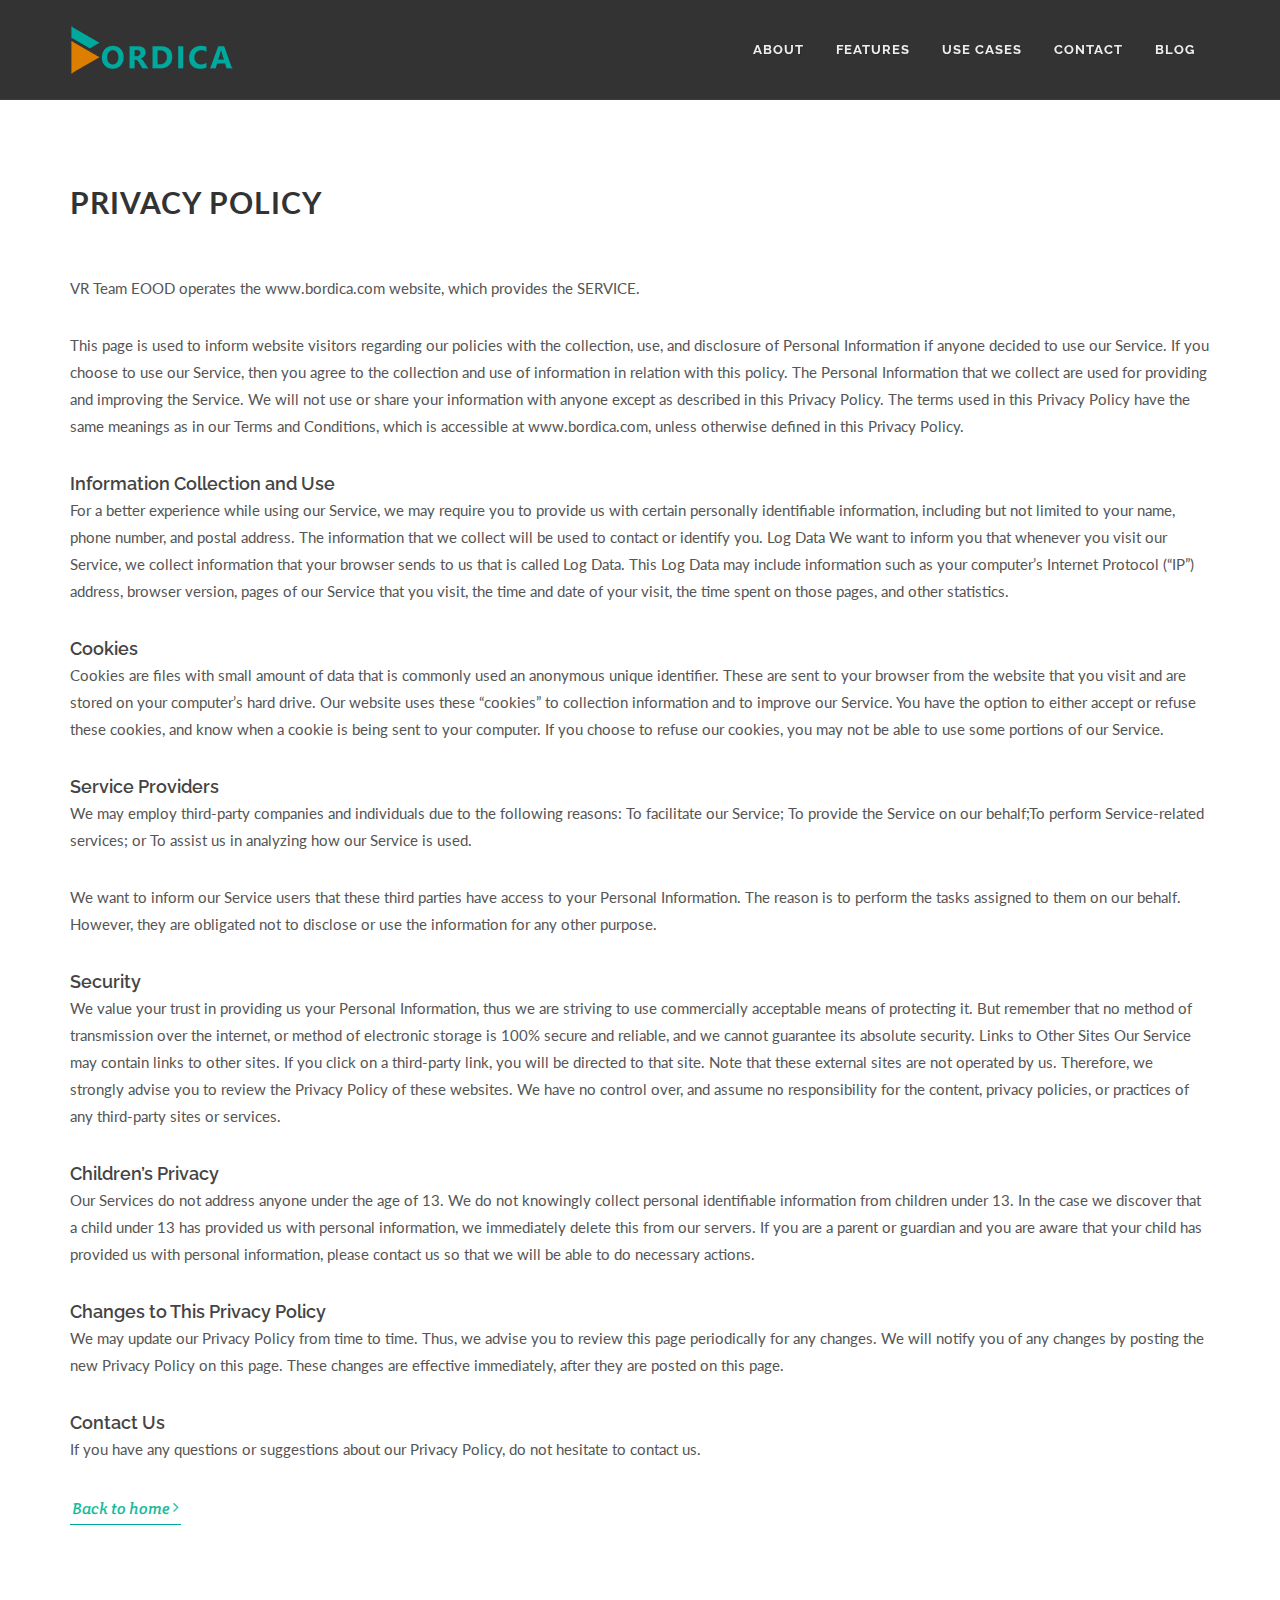
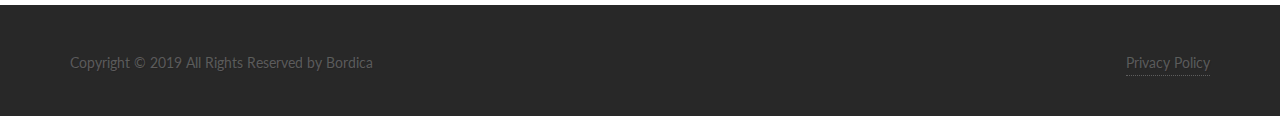
<file: privacy-policy.html>
<!DOCTYPE html>
<html dir="ltr" lang="en-US">

<head>
    <!-- Global site tag (gtag.js) - Google Analytics -->
    <script async src="https://www.googletagmanager.com/gtag/js?id=UA-139943367-1"></script>
    <script>
        window.dataLayer = window.dataLayer || [];
        function gtag() { dataLayer.push(arguments); }
        gtag('js', new Date());

        gtag('config', 'UA-139943367-1');
    </script>

    <meta http-equiv="content-type" content="text/html; charset=utf-8" />
    <meta name="author" content="SemiColonWeb" />
    <meta name="description"
        content="The most innovative payment providers marketplace platform. We enable payments and cut down hassle, so merchants and payment providers could focus on their core business.">
    <meta name="keywords" content="platform, onboarding, payment provider, merchant, marketplace, kyc, kyb, payment">
    <link rel="canonical" href="http://www.bordica.com">

    <!-- Stylesheets
	============================================= -->
    <link
        href="https://fonts.googleapis.com/css?family=Lato:300,400,400i,700|Raleway:300,400,500,600,700|Crete+Round:400i"
        rel="stylesheet" type="text/css" />
    <link href="https://stackpath.bootstrapcdn.com/bootstrap/4.3.1/css/bootstrap.min.css" rel="stylesheet"
        integrity="sha384-ggOyR0iXCbMQv3Xipma34MD+dH/1fQ784/j6cY/iJTQUOhcWr7x9JvoRxT2MZw1T" crossorigin="anonymous">
    <link rel="stylesheet" href="style.css" type="text/css" />
    <link rel="stylesheet" href="css/font-icons.css" type="text/css" />
    <link rel="stylesheet" href="css/dark.css" type="text/css" />
    <link rel="stylesheet" href="css/animate.css" type="text/css" />

    <link rel="stylesheet" href="css/responsive.css" type="text/css" />
    <meta name="viewport" content="width=device-width, initial-scale=1" />

    <!-- https://realfavicongenerator.net/ -->
    <link rel="apple-touch-icon" sizes="180x180" href="/apple-touch-icon.png">
    <link rel="icon" type="image/png" sizes="32x32" href="/favicon-32x32.png">
    <link rel="icon" type="image/png" sizes="16x16" href="/favicon-16x16.png">
    <link rel="manifest" href="/site.webmanifest">
    <link rel="mask-icon" href="/safari-pinned-tab.svg" color="#5bbad5">
    <meta name="msapplication-TileColor" content="#2b5797">
    <meta name="theme-color" content="#ffffff">

    <!-- Document Title
	============================================= -->
    <title>Bordica | Privacy Policy</title>

</head>

<body class="stretched">

    <!-- Document Wrapper
	============================================= -->
    <div id="wrapper" class="clearfix">

        <!-- Header
		============================================= -->
        <header id="header" class="page-section dark">

            <div id="header-wrap">

                <div class="container clearfix">

                    <div id="primary-menu-trigger"><i class="icon-reorder"></i></div>

                    <!-- Logo
					============================================= -->
                    <div id="logo">
                        <a href="index.html" class="standard-logo" data-dark-logo="images/logo-dark.png"><img
                                src="images/logo-dark.png" alt="Bordica Logo"></a>
                        <a href="index.html" class="retina-logo" data-dark-logo="images/logo-dark@2x.png"><img
                                src="images/logo-dark@2x.png" alt="Bordica Logo"></a>
                    </div><!-- #logo end -->

                    <!-- Primary Navigation
					============================================= -->
                    <nav id="primary-menu">

                        <ul class="one-page-menu sf-js-enabled" style="-ms-touch-action: pan-y; touch-action: pan-y;"
                            data-offset="65" data-speed="1250" data-easing="easeInOutExpo">
                            <!-- <li class=""><a href="index.html">
                                    <div>Home</div>
                                </a></li> -->
                            <li class=""><a href="index.html#section-about">
                                    <div>About</div>
                                </a></li>
                            <li class=""><a href="index.html#section-features">
                                    <div>Features</div>
                                </a></li>
                            <li class=""><a href="index.html#section-use-cases">
                                    <div>Use Cases</div>
                                </a></li>
                            <li class=""><a href="index.html#section-contact">
                                    <div>Contact</div>
                                </a></li>
                            <li class=""><a href="index.html">
                                    <div>Blog</div>
                                </a></li>
                        </ul>

                    </nav><!-- #primary-menu end -->

                </div>

            </div>

        </header><!-- #header end -->

        <!-- Content
		============================================= -->
        <section id="content">

            <div class="content-wrap">

                <div>
                    <div class="container clearfix">
                        <div class="heading-block nobottomborder">
                            <h2 class="font-body" data-animate="slideInDown">Privacy Policy</h2>
                        </div>
                        <p>
                            VR Team EOOD operates the www.bordica.com website, which provides the SERVICE.
                        </p>
                        <p>
                            This page is used to inform website visitors regarding our policies with the collection,
                            use, and disclosure of Personal Information if anyone decided to use our Service. If you
                            choose to use our Service, then you agree to the collection and use of information in
                            relation with this policy. The Personal Information that we collect are used for providing
                            and improving the Service. We will not use or share your information with anyone except as
                            described in this Privacy Policy. The terms used in this Privacy Policy have the same
                            meanings as in our Terms and Conditions, which is accessible at www.bordica.com, unless
                            otherwise defined in this Privacy Policy.
                        </p>
                        <h4 class="nobottommargin">Information Collection and Use</h4>
                        <p>
                            For a better experience while using our Service, we may require you to provide us with
                            certain personally identifiable information, including but not limited to your name, phone
                            number, and postal address. The information that we collect will be used to contact or
                            identify you. Log Data We want to inform you that whenever you visit our Service, we collect
                            information that your browser sends to us that is called Log Data. This Log Data may include
                            information such as your computer’s Internet Protocol (“IP”) address, browser version, pages
                            of our Service that you visit, the time and date of your visit, the time spent on those
                            pages, and other statistics.
                        </p>
                        <h4 class="nobottommargin">Cookies</h4>
                        <p>
                            Cookies are files with small amount of data that is commonly used an anonymous unique
                            identifier. These are sent to your browser from the website that you visit and are stored on
                            your computer’s hard drive. Our website uses these “cookies” to collection information and
                            to improve our Service. You have the option to either accept or refuse these cookies, and
                            know when a cookie is being sent to your computer. If you choose to refuse our cookies, you
                            may not be able to use some portions of our Service.
                        </p>
                        <h4 class="nobottommargin">Service Providers</h4>
                        <p>We may employ third-party companies and individuals due to the following reasons:
                            To facilitate our Service; To provide the Service on our behalf;To perform Service-related
                            services; or To assist us in analyzing how our Service is used.
                        </p>
                        <p>
                            We want to inform our Service users that these third parties have access to your Personal
                            Information. The reason is to perform the tasks assigned to them on our behalf. However,
                            they are obligated not to disclose or use the information for any other purpose.
                        </p>
                        <h4 class="nobottommargin">Security</h4>
                        <p>
                            We value your trust in providing us your Personal Information, thus we are striving to use
                            commercially acceptable means of protecting it. But remember that no method of transmission
                            over the internet, or method of electronic storage is 100% secure and reliable, and we
                            cannot guarantee its absolute security. Links to Other Sites Our Service may contain links
                            to other sites. If you click on a third-party link, you will be directed to that site. Note
                            that these external sites are not operated by us. Therefore, we strongly advise you to
                            review the Privacy Policy of these websites. We have no control over, and assume no
                            responsibility for the content, privacy policies, or practices of any third-party sites or
                            services.
                        </p>
                        <h4 class="nobottommargin">Children’s Privacy</h4>
                        <p>
                            Our Services do not address anyone under the age of 13. We do not knowingly collect personal
                            identifiable information from children under 13. In the case we discover that a child under
                            13 has provided us with personal information, we immediately delete this from our servers.
                            If you are a parent or guardian and you are aware that your child has provided us with
                            personal information, please contact us so that we will be able to do necessary actions.
                        </p>
                        <h4 class="nobottommargin">Changes to This Privacy Policy</h4>
                        <p>
                            We may update our Privacy Policy from time to time. Thus, we advise you to review this page
                            periodically for any changes. We will notify you of any changes by posting the new Privacy
                            Policy on this page. These changes are effective immediately, after they are posted on this
                            page.
                        </p>
                        <h4 class="nobottommargin">Contact Us</h4>
                        <p>
                            If you have any questions or suggestions about our Privacy Policy, do not hesitate to
                            contact us.
                        </p>
                        <p class="nomargin" style="font-size: 16px;"><a class="more-link" href="index.html"
                                data-easing="easeInOutExpo" data-speed="1250" data-offset="70">Back to home <i
                                    class="icon-angle-right"></i></a></p>

                    </div>
                </div>

            </div>

        </section><!-- #content end -->

        <!-- Footer
		============================================= -->
        <footer id="footer" class="dark">

            <!-- Copyrights
			============================================= -->
            <div id="copyrights">

                <div class="container clearfix">

                    <div class="col_half">
                        Copyright &copy; 2019 All Rights Reserved by Bordica<br>

                    </div>

                    <div class="col_half col_last tright">
                        <div class="fright clearfix">
                            <div class="copyright-links"><a href="privacy-policy.html">Privacy Policy</a></div>
                        </div>

                        <div class="clear"></div>
                    </div>

                </div>

            </div><!-- #copyrights end -->

        </footer><!-- #footer end -->

    </div><!-- #wrapper end -->

    <!-- Go To Top
	============================================= -->
    <div id="gotoTop" class="icon-angle-up"></div>

    <!-- External JavaScripts
	============================================= -->
    <script src="https://code.jquery.com/jquery-3.3.1.min.js"
        integrity="sha256-FgpCb/KJQlLNfOu91ta32o/NMZxltwRo8QtmkMRdAu8=" crossorigin="anonymous"></script>
    <script src="js/plugins.js"></script>

    <!-- Footer Scripts
	============================================= -->
    <script src="js/functions.js"></script>

    <script>
        $(function () {
            $("#side-navigation").tabs({ show: { effect: "fade", duration: 400 } });
        });
    </script>

</body>

</html>
</file>
<file: style.css>
/*-----------------------------------------------------------------------------------

	Theme Name: Canvas
	Theme URI: http://themes.semicolonweb.com/html/canvas
	Description: The Multi-Purpose Template
	Author: SemiColonWeb
	Author URI: http://themeforest.net/user/semicolonweb
	Version: 5.8

-----------------------------------------------------------------------------------*/

/* ----------------------------------------------------------------

	- Basic
	- Typography
	- Basic Layout Styles
	- Helper Classes
	- Sections
	- Columns & Grids
	- Flex Slider
	- Swiper Slider
	- Top Bar
	- Header
		- Logo
		- Primary Menu
		- Mega Menu
		- Top Search
		- Top Cart
		- Sticky Header
		- Page Menu
		- Side Header
	- Side Panel
	- Slider
	- Page Title
	- Content
	- Portfolio
	- Blog
	- Shop
	- Events
	- Shortcodes
		- Countdown
		- Buttons
		- Promo Boxes
		- Featured Boxes
		- Process Steps
		- Styled Icons
		- Toggles
		- Accordions
		- Tabs
		- Side Navigation
		- FAQ List
		- Clients
		- Testimonials
		- Team
		- Pricing Boxes
		- Counter
		- Animated Rounded Skills
		- Skills Bar
		- Dropcaps & Highlights
		- Quotes & Blockquotes
		- Text Rotater
	- Owl Carousel
	- Overlays
	- Forms
	- Google Maps
	- Heading Styles
	- Divider
	- Magazine Specific Classes
	- Go To Top
	- Error 404
	- Landing Pages
	- Preloaders
	- Toastr Notifications
	- Footer
	- Widgets
		- Tag Cloud
		- Links
		- Testimonial & Twitter
		- Quick Contact Form
		- Newsletter
		- Twitter Feed
		- Navigation Tree
	- Wedding
	- Bootstrap Specific
	- Cookie Notification
	- Stretched Layout
	- Page Transitions
	- Youtube Video Backgrounds

---------------------------------------------------------------- */


/* ----------------------------------------------------------------
	Bootstrap Adjustments
-----------------------------------------------------------------*/

@media (min-width: 576px) {
	.container { max-width: 540px; }
}

@media (min-width: 768px) {
	.container { max-width: 750px; }
}

@media (min-width: 992px) {
	.container { max-width: 970px; }
}

@media (min-width: 1200px) {
	.container { max-width: 1170px; }
}


body,
.dropdown-menu { font-size: 0.875rem; }


/* ----------------------------------------------------------------
	Basic
-----------------------------------------------------------------*/

dl, dt, dd, ol, ul, li {
	margin: 0;
	padding: 0;
}

.clear {
	clear: both;
	display: block;
	font-size: 0px;
	height: 0px;
	line-height: 0;
	width: 100%;
	overflow:hidden;
}

::selection {
	background: #1ABC9C;
	color: #FFF;
	text-shadow: none;
}

::-moz-selection {
	background: #1ABC9C; /* Firefox */
	color: #FFF;
	text-shadow: none;
}

::-webkit-selection {
	background: #1ABC9C; /* Safari */
	color: #FFF;
	text-shadow: none;
}

:active,
:focus { outline: none !important; }


/* ----------------------------------------------------------------
	Typography
-----------------------------------------------------------------*/


body {
	line-height: 1.5;
	color: #555;
	font-family: 'Lato', sans-serif;
}

a {
	text-decoration: none !important;
	color: #1ABC9C;
}

a:hover { color: #222; }

a img { border: none; }

img { max-width: 100%; }

iframe { border: none !important; }


/* ----------------------------------------------------------------
	Basic Layout Styles
-----------------------------------------------------------------*/


h1,
h2,
h3,
h4,
h5,
h6 {
	color: #444;
	font-weight: 600;
	line-height: 1.5;
	margin: 0 0 30px 0;
	font-family: 'Raleway', sans-serif;
}

h5,
h6 { margin-bottom: 20px; }

h1 { font-size: 36px; }

h2 { font-size: 30px; }

h3 { font-size: 24px; }

h4 { font-size: 18px; }

h5 { font-size: 14px; }

h6 { font-size: 12px; }

h4 { font-weight: 600; }

h5,
h6 { font-weight: bold; }

h1 > span:not(.nocolor):not(.badge),
h2 > span:not(.nocolor):not(.badge),
h3 > span:not(.nocolor):not(.badge),
h4 > span:not(.nocolor):not(.badge),
h5 > span:not(.nocolor):not(.badge),
h6 > span:not(.nocolor):not(.badge) { color: #1ABC9C; }

p,
pre,
ul,
ol,
dl,
dd,
blockquote,
address,
table,
fieldset,
form { margin-bottom: 30px; }

small { font-family: 'Lato', sans-serif; }


/* ----------------------------------------------------------------
	Helper Classes
-----------------------------------------------------------------*/


.uppercase { text-transform: uppercase !important; }

.lowercase { text-transform: lowercase !important; }

.capitalize { text-transform: capitalize !important; }

.nott { text-transform: none !important; }

.tright { text-align: right !important; }

.tleft { text-align: left !important; }

.fright { float: right !important; }

.fleft { float: left !important; }

.fnone { float: none !important; }

.ohidden {
	position: relative;
	overflow: hidden !important;
}

#wrapper {
	position: relative;
	float: none;
	width: 1220px;
	margin: 0 auto;
	background-color: #FFF;
	box-shadow: 0 0 10px rgba(0,0,0,0.1);
	-moz-box-shadow: 0 0 10px rgba(0,0,0,0.1);
	-webkit-box-shadow: 0 0 10px rgba(0,0,0,0.1);
}

.line,
.double-line {
	clear: both;
	position: relative;
	width: 100%;
	margin: 60px 0;
	border-top: 1px solid #EEE;
}

.line.line-sm { margin: 30px 0; }

span.middot {
	display: inline-block;
	margin: 0 5px;
}

.double-line { border-top: 3px double #E5E5E5; }

.emptydiv {
	display: block !important;
	position: relative !important;
}

.allmargin { margin: 50px !important; }

.leftmargin { margin-left: 50px !important; }

.rightmargin { margin-right: 50px !important; }

.topmargin { margin-top: 50px !important; }

.bottommargin { margin-bottom: 50px !important; }

.clear-bottommargin { margin-bottom: -50px !important; }

.allmargin-sm { margin: 30px !important; }

.leftmargin-sm { margin-left: 30px !important; }

.rightmargin-sm { margin-right: 30px !important; }

.topmargin-sm { margin-top: 30px !important; }

.bottommargin-sm { margin-bottom: 30px !important; }

.clear-bottommargin-sm { margin-bottom: -30px !important; }

.allmargin-lg { margin: 80px !important; }

.leftmargin-lg { margin-left: 80px !important; }

.rightmargin-lg { margin-right: 80px !important; }

.topmargin-lg { margin-top: 80px !important; }

.bottommargin-lg { margin-bottom: 80px !important; }

.clear-bottommargin-lg { margin-bottom: -80px !important; }

.nomargin {margin: 0 !important; }

.noleftmargin { margin-left: 0 !important; }

.norightmargin { margin-right: 0 !important; }

.notopmargin { margin-top: 0 !important; }

.nobottommargin { margin-bottom: 0 !important; }

.header-stick { margin-top: -50px !important; }

.content-wrap .header-stick { margin-top: -80px !important; }

.footer-stick { margin-bottom: -50px !important; }

.content-wrap .footer-stick { margin-bottom: -80px !important; }

.noborder { border: none !important; }

.noleftborder { border-left: none !important; }

.norightborder { border-right: none !important; }

.notopborder { border-top: none !important; }

.nobottomborder { border-bottom: none !important; }

.noradius { -webkit-border-radius: 0 !important; -moz-border-radius: 0 !important; -ms-border-radius: 0 !important; -o-border-radius: 0 !important; border-radius: 0 !important; }

.col-padding { padding: 60px; }

.nopadding { padding: 0 !important; }

.noleftpadding { padding-left: 0 !important; }

.norightpadding { padding-right: 0 !important; }

.notoppadding { padding-top: 0 !important; }

.nobottompadding { padding-bottom: 0 !important; }

.noabsolute { position: relative !important; }

.noshadow { box-shadow: none !important; }

.notextshadow { text-shadow: none !important; }

.hidden { display: none !important; }

.nothidden { display: block !important; }

.inline-block {
	float: none !important;
	display: inline-block !important;
}

.center { text-align: center !important; }

.divcenter {
	position: relative !important;
	float: none !important;
	margin-left: auto !important;
	margin-right: auto !important;
}

.bgcolor,
.bgcolor #header-wrap { background-color: #1ABC9C !important; }

.color { color: #1ABC9C !important; }

.border-color { border-color: #1ABC9C !important; }

.nobg { background: none !important; }

.nobgcolor { background-color: transparent !important; }

.t300 { font-weight: 300 !important; }

.t400 { font-weight: 400 !important; }

.t500 { font-weight: 500 !important; }

.t600 { font-weight: 600 !important; }

.t700 { font-weight: 700 !important; }

.ls0 { letter-spacing: 0px !important; }

.ls1 { letter-spacing: 1px !important; }

.ls2 { letter-spacing: 2px !important; }

.ls3 { letter-spacing: 3px !important; }

.ls4 { letter-spacing: 4px !important; }

.ls5 { letter-spacing: 5px !important; }

.noheight { height: 0 !important; }

.nolineheight { line-height: 0 !important; }

.font-body { font-family: 'Lato', sans-serif; }

.font-primary { font-family: 'Raleway', sans-serif; }

.font-secondary { font-family: 'Crete Round', serif; }

.bgicon {
	display: block;
	position: absolute;
	bottom: -60px;
	right: -50px;
	font-size: 210px;
	color: rgba(0,0,0,0.1);
}

.imagescale,
.imagescalein {
	display: block;
	overflow: hidden;
}

.imagescale img,
.imagescalein img {
	-webkit-transform: scale(1.1);
	transform: scale(1.1);
	-webkit-transition: all 1s ease;
	transition: all 1s ease;
}

.imagescale:hover img {
	-webkit-transform: scale(1);
	transform: scale(1);
}

.imagescalein img {
	-webkit-transform: scale(1);
	transform: scale(1);
}

.imagescalein:hover img {
	-webkit-transform: scale(1.1);
	transform: scale(1.1);
}

.grayscale {
	filter: brightness(80%) grayscale(1) contrast(90%);
	-webkit-filter: brightness(80%) grayscale(1) contrast(90%);
	-moz-filter: brightness(80%) grayscale(1) contrast(90%);
	-o-filter: brightness(80%) grayscale(1) contrast(90%);
	-ms-filter: brightness(80%) grayscale(1) contrast(90%);
	transition: 1s filter ease;
	-webkit-transition: 1s -webkit-filter ease;
	-moz-transition: 1s -moz-filter ease;
	-ms-transition: 1s -ms-filter ease;
	-o-transition: 1s -o-filter ease;
}

.grayscale:hover {
	filter: brightness(100%) grayscale(0);
	-webkit-filter: brightness(100%) grayscale(0);
	-moz-filter: brightness(100%) grayscale(0);
	-o-filter: brightness(100%) grayscale(0);
	-ms-filter: brightness(100%) grayscale(0);
}

/* MOVING BG -  TESTIMONIALS */
.bganimate {
	-webkit-animation:BgAnimated 30s infinite linear;
	 -moz-animation:BgAnimated 30s infinite linear;
		-ms-animation:BgAnimated 30s infinite linear;
		 -o-animation:BgAnimated 30s infinite linear;
			animation:BgAnimated 30s infinite linear;
}
 @-webkit-keyframes BgAnimated {
	from  {background-position:0 0;}
	to    {background-position:0 400px;}
	}
 @-moz-keyframes BgAnimated {
	from  {background-position:0 0;}
	to    {background-position:0 400px;}
	}
 @-ms-keyframes BgAnimated {
	from  {background-position:0 0;}
	to    {background-position:0 400px;}
	}
 @-o-keyframes BgAnimated {
	from  {background-position:0 0;}
	to    {background-position:0 400px;}
	}
 @keyframes BgAnimated {
	from  {background-position:0 0;}
	to    {background-position:0 400px;}
	}


.input-block-level {
	display: block;
	width: 100% !important;
	min-height: 30px;
	-webkit-box-sizing: border-box;
	-moz-box-sizing: border-box;
	box-sizing: border-box;
}

.vertical-middle {
	height: auto !important;
	left: 0;
	max-width: none !important;
	z-index: 2;
}

.vertical-middle + .video-wrap { z-index: 1 !important; }

.magnific-max-width .mfp-content { max-width: 800px; }


/* ----------------------------------------------------------------
	Sections
-----------------------------------------------------------------*/


.section {
	position: relative;
	margin: 60px 0;
	padding: 60px 0;
	background-color: #F9F9F9;
	overflow: hidden;
}

.parallax {
	background-color: transparent;
	background-attachment: fixed;
	background-position: 50% 0;
	background-repeat: no-repeat;
	overflow: hidden;
	will-change: transform;
}

.mobile-parallax,
.video-placeholder {
	background-size: cover !important;
	background-attachment: scroll !important;
	background-position: center center !important;
}

.section .container { z-index: 2; }

.section .container + .video-wrap { z-index: 1; }

.revealer-image {
	position: relative;
	bottom: -100px;
	transition: bottom .3s ease-in-out;
	-webkit-transition: bottom .3s ease-in-out;
	-o-transition: bottom .3s ease-in-out;
}

.section:hover .revealer-image { bottom: -50px; }


/* ----------------------------------------------------------------
	Columns & Grids
-----------------------------------------------------------------*/


.col_full { width: 100%; }
.col_half,
.postcontent.bothsidebar { width: 48%; }
.col_one_third { width: 30.63%; }
.col_two_third { width: 65.33%; }
.col_one_fourth,
.sidebar { width: 22%; }
.col_three_fourth,
.postcontent { width: 74%; }
.col_one_fifth { width: 16.8%; }
.col_two_fifth { width: 37.6%; }
.col_three_fifth { width: 58.4%; }
.col_four_fifth { width: 79.2%; }
.col_one_sixth { width: 13.33%; }
.col_five_sixth { width: 82.67%; }
body.stretched .container-fullwidth {
	position: relative;
	padding: 0 60px;
	width: 100%;
}

.postcontent,
.sidebar,
.col_full,
.col_half,
.col_one_third,
.col_two_third,
.col_three_fourth,
.col_one_fourth,
.col_one_fifth,
.col_two_fifth,
.col_three_fifth,
.col_four_fifth,
.col_one_sixth,
.col_five_sixth {
	display: block;
	position: relative;
	margin-right: 4%;
	margin-bottom: 50px;
	float: left;
}

.col_full {
	clear: both;
	float: none;
	margin-right: 0;
}

.col_last {
	margin-right: 0 !important;
	float: right;
	clear: right;
}


/* ----------------------------------------------------------------
	Flex Slider
-----------------------------------------------------------------*/


.fslider,
.fslider .flexslider,
.fslider .slider-wrap,
.fslider .slide,
.fslider .slide > a,
.fslider .slide > img,
.fslider .slide > a > img {
	position: relative;
	display: block;
	width: 100%;
	height: auto;
	overflow: hidden;
	-webkit-backface-visibility: hidden;
}

.fslider { min-height: 32px; }


.flex-container a:active,
.flexslider a:active,
.flex-container a:focus,
.flexslider a:focus  { outline: none; border: none; }
.slider-wrap,
.flex-control-nav,
.flex-direction-nav {margin: 0; padding: 0; list-style: none; border: none;}

.flexslider {position: relative;margin: 0; padding: 0;}
.flexslider .slider-wrap > .slide {display: none; -webkit-backface-visibility: hidden;}
.flexslider .slider-wrap img {width: 100%; display: block;}
.flex-pauseplay span {text-transform: capitalize;}

.slider-wrap:after {content: "\0020"; display: block; clear: both; visibility: hidden; line-height: 0; height: 0;}
html[xmlns] .slider-wrap {display: block;}
* html .slider-wrap {height: 1%;}

.no-js .slider-wrap > .slide:first-child {display: block;}

.flex-viewport {
	max-height: 2000px;
	-webkit-transition: all 1s ease;
	-o-transition: all 1s ease;
	transition: all 1s ease;
}

.flex-control-nav {
	position: absolute;
	z-index: 10;
	text-align: center;
	top: 14px;
	right: 10px;
	margin: 0;
}

.flex-control-nav li {
	float: left;
	display: block;
	margin: 0 3px;
	width: 10px;
	height: 10px;
}

.flex-control-nav li a {
	display: block;
	cursor: pointer;
	text-indent: -9999px;
	width: 10px !important;
	height: 10px !important;
	border: 1px solid #FFF;
	border-radius: 50%;
	transition: all .3s ease-in-out;
	-webkit-transition: all .3s ease-in-out;
	-o-transition: all .3s ease-in-out;
}

.flex-control-nav li:hover a,
.flex-control-nav li a.flex-active { background-color: #FFF; }


/* ----------------------------------------------------------------
	Top Bar
-----------------------------------------------------------------*/


#top-bar {
	position: relative;
	border-bottom: 1px solid #EEE;
	height: 45px;
	line-height: 44px;
	font-size: 13px;
}


#top-bar .col_half { width: auto; }


/* Top Links
---------------------------------*/


.top-links {
	position: relative;
	float: left;
}

.top-links ul {
	margin: 0;
	list-style: none;
}

.top-links ul li {
	float: left;
	position: relative;
	height: 44px;
	border-left: 1px solid #EEE;
}

.top-links ul li:first-child,
.top-links ul ul li { border-left: 0 !important; }

.top-links li > a {
	display: block;
	padding: 0 12px;
	font-size: 12px;
	font-weight: 700;
	text-transform: uppercase;
	height: 44px;
	color: #666;
}

.top-links li i { vertical-align: top; }

.top-links li i.icon-angle-down { margin: 0 0 0 5px !important; }

.top-links li i:first-child { margin-right: 3px; }

.top-links li.full-icon i {
	top: 2px;
	font-size: 14px;
	margin: 0;
}

.top-links li:hover { background-color: #EEE; }

.top-links ul ul,
.top-links ul div.top-link-section {
	display: none;
	pointer-events: none;
	position: absolute;
	z-index: 210;
	line-height: 1.5;
	background: #FFF;
	border: 0;
	top: 44px;
	left: 0;
	width: 140px;
	margin: 0;
	border-top: 1px solid #1ABC9C;
	border-bottom: 1px solid #EEE;
	box-shadow: 0 0 5px -1px rgba(0,0,0,0.2);
	-moz-box-shadow: 0 0 5px -1px rgba(0,0,0,0.2);
	-webkit-box-shadow: 0 0 5px -1px rgba(0,0,0,0.2);
}

.top-links li:hover ul,
.top-links li:hover div.top-link-section { pointer-events: auto; }

.top-links ul ul li {
	float: none;
	height: 36px;
	border-top: 1px solid #F5F5F5;
	border-left: 1px solid #EEE;
}

.top-links ul ul li:hover { background-color: #F9F9F9; }

.top-links ul ul li:first-child {
	border-top: none !important;
	border-left: 1px solid #EEE;
}

.top-links ul ul a {
	height: 36px;
	line-height: 36px;
	font-size: 12px;
}

.top-links ul ul img {
	display: inline-block;
	position: relative;
	top: -1px;
	width: 16px;
	height: 16px;
	margin-right: 4px;
}

.top-links ul ul.top-demo-lang img {
	top: 4px;
	width: 16px;
	height: 16px;
}

.top-links ul div.top-link-section {
	padding: 25px;
	left: 0;
	width: 280px;
}

.fright .top-links ul div.top-link-section,
.top-links.fright ul div.top-link-section {
	left: auto;
	right: 0;
}


/* Top Social
-----------------------------------------------------------------*/

#top-social,
#top-social ul { margin: 0; }

#top-social li,
#top-social li a,
#top-social li .ts-icon,
#top-social li .ts-text {
	display: block;
	position: relative;
	float: left;
	width: auto;
	overflow: hidden;
	height: 44px;
	line-height: 44px;
}

#top-social li { border-left: 1px solid #EEE; }

#top-social li:first-child { border-left: 0 !important; }

#top-social li a {
	float: none;
	width: 40px;
	font-weight: bold;
	color: #666;
	-webkit-transition: color .3s ease-in-out, background-color .3s ease-in-out, width .3s ease-in-out;
	-o-transition: color .3s ease-in-out, background-color .3s ease-in-out, width .3s ease-in-out;
	transition: color .3s ease-in-out, background-color .3s ease-in-out, width .3s ease-in-out;
}

#top-social li a:hover {
	color: #FFF !important;
	text-shadow: 1px 1px 1px rgba(0,0,0,0.2);
}

#top-social li .ts-icon {
	width: 40px;
	text-align: center;
	font-size: 14px;
}


/* Top Login
-----------------------------------------------------------------*/

#top-login { margin-bottom: 0; }

#top-login .checkbox { margin-bottom: 10px; }

#top-login .form-control { position: relative; }

#top-login .form-control:focus { border-color: #CCC; }

#top-login .input-group#top-login-username { margin-bottom: -1px; }

#top-login #top-login-username input,
#top-login #top-login-username .input-group-addon {
	border-bottom-right-radius: 0;
	border-bottom-left-radius: 0;
}

#top-login .input-group#top-login-password { margin-bottom: 10px; }

#top-login #top-login-password input,
#top-login #top-login-password .input-group-addon {
	border-top-left-radius: 0;
	border-top-right-radius: 0;
}


/* ----------------------------------------------------------------
	Header
-----------------------------------------------------------------*/


#header {
	position: relative;
	background-color: #FFF;
	border-bottom: 1px solid #F5F5F5;
}

#header .container { position: relative; }

#header.transparent-header {
	background: transparent;
	border-bottom: none;
	z-index: 199;
}

#header.semi-transparent { background-color: rgba(255,255,255,0.8); }

#header.transparent-header.floating-header { margin-top: 60px; }

#header.transparent-header.floating-header .container {
	width: 1190px;
	max-width: 1190px;
	background-color: #FFF;
	padding: 0 40px;
	border-radius: 2px;
}

#header.transparent-header.floating-header.sticky-header .container {
	width: 1140px;
	max-width: 1140px;
	padding: 0 15px;
}

#header.transparent-header + #slider,
#header.transparent-header + #page-title.page-title-parallax,
#header.transparent-header + #google-map,
#slider + #header.transparent-header {
	top: -100px;
	margin-bottom: -100px;
}

#header.transparent-header.floating-header + #slider,
#header.transparent-header.floating-header + #google-map {
	top: -160px;
	margin-bottom: -160px;
}

#header.transparent-header + #page-title.page-title-parallax .container {
	z-index: 5;
	padding-top: 100px;
}

#header.full-header { border-bottom-color: #EEE; }

body.stretched #header.full-header .container {
	width: 100%;
	max-width: none;
	padding: 0 30px;
}

#header.transparent-header.full-header #header-wrap { border-bottom: 1px solid rgba(0,0,0,0.1); }

#slider + #header.transparent-header.full-header #header-wrap {
	border-top: 1px solid rgba(0,0,0,0.1);
	border-bottom: none;
}


/* ----------------------------------------------------------------
	Logo
-----------------------------------------------------------------*/


#logo {
	position: relative;
	float: left;
	font-family: 'Raleway', sans-serif;
	font-size: 36px;
	line-height: 100%;
	margin-right: 40px;
}

#header.full-header #logo {
	padding-right: 30px;
	margin-right: 30px;
	border-right: 1px solid #EEE;
}

#header.transparent-header.full-header #logo { border-right-color: rgba(0,0,0,0.1); }

#logo a {
	display: block;
	color: #000;
}

#logo img {
	display: block;
	max-width: 100%;
}

#logo a.standard-logo { display: block; }

#logo a.retina-logo { display: none; }


/* ----------------------------------------------------------------
	Header Right Area
-----------------------------------------------------------------*/


.header-extras {
	float: right;
	margin: 30px 0 0;
}

.header-extras li {
	float: left;
	margin-left: 20px;
	height: 40px;
	overflow: hidden;
	list-style: none;
}

.header-extras li i { margin-top: 3px !important; }

.header-extras li:first-child { margin-left: 0; }

.header-extras li .he-text {
	float: left;
	padding-left: 10px;
	font-weight: bold;
	font-size: 14px;
	line-height: 1.43;
}

.header-extras li .he-text span {
	display: block;
	font-weight: 400;
	color: #1ABC9C;
}


/* ----------------------------------------------------------------
	Primary Menu
-----------------------------------------------------------------*/


#primary-menu { float: right; }

#primary-menu ul.mobile-primary-menu { display: none; }

#header.full-header #primary-menu > ul {
	float: left;
	padding-right: 15px;
	margin-right: 15px;
	border-right: 1px solid #EEE;
}

#header.transparent-header.full-header #primary-menu > ul { border-right-color: rgba(0,0,0,0.1); }

#primary-menu-trigger,
#page-submenu-trigger {
	opacity: 0;
	pointer-events: none;
	cursor: pointer;
	font-size: 14px;
	position: absolute;
	top: 50%;
	margin-top: -25px;
	width: 50px;
	height: 50px;
	line-height: 50px;
	text-align: center;
	-webkit-transition: opacity .3s ease;
	-o-transition: opacity .3s ease;
	transition: opacity .3s ease;
}

#primary-menu ul {
	list-style: none;
	margin: 0;
}

#primary-menu > ul { float: left; }

#primary-menu ul li { position: relative; }

#primary-menu ul li.mega-menu { position: inherit; }

#primary-menu ul > li {
	float: left;
	margin-left: 2px;
}

#primary-menu > ul > li:first-child { margin-left: 0; }

#primary-menu ul li > a {
	display: block;
	line-height: 22px;
	padding: 39px 15px;
	color: #444;
	font-weight: bold;
	font-size: 13px;
	letter-spacing: 1px;
	text-transform: uppercase;
	font-family: 'Raleway', sans-serif;
	-webkit-transition: margin .4s ease, padding .4s ease;
	-o-transition: margin .4s ease, padding .4s ease;
	transition: margin .4s ease, padding .4s ease;
}

#primary-menu ul li > a span { display: none; }

#primary-menu ul li > a i {
	position: relative;
	top: -1px;
	font-size: 14px;
	width: 16px;
	text-align: center;
	margin-right: 6px;
	vertical-align: top;
}

#primary-menu ul li > a i.icon-angle-down:last-child {
	font-size: 12px;
	margin: 0 0 0 5px;
}

#primary-menu ul li:hover > a,
#primary-menu ul li.current > a { color: #1ABC9C; }

#primary-menu > ul > li.sub-menu > a > div { }

body.no-superfish #primary-menu li:hover > ul:not(.mega-menu-column),
body.no-superfish #primary-menu li:hover > .mega-menu-content { display: block; }

#primary-menu ul ul:not(.mega-menu-column),
#primary-menu ul li .mega-menu-content {
	display: none;
	position: absolute;
	width: 220px;
	background-color: #FFF;
	box-shadow: 0px 13px 42px 11px rgba(0, 0, 0, 0.05);
	border: 1px solid #EEE;
	border-top: 2px solid #1ABC9C;
	height: auto;
	z-index: 199;
	top: 100%;
	left: 0;
	margin: 0;
}

#primary-menu ul li .mega-menu-content {
	display: -ms-flex;
	display: flex;
	-ms-flex-wrap: wrap;
	flex-wrap: wrap;
	-ms-flex-align: stretch;
	align-items: stretch;
}

#primary-menu.on-click ul li .mega-menu-content { display: none; }

#primary-menu.on-click ul li .mega-menu-content.d-block {
	display: -ms-flex !important;
	display: flex !important;
}

#primary-menu ul ul:not(.mega-menu-column) ul {
	top: -2px !important;
	left: 218px;
}

#primary-menu ul ul.menu-pos-invert:not(.mega-menu-column),
#primary-menu ul li .mega-menu-content.menu-pos-invert {
	left: auto;
	right: 0;
}

#primary-menu ul ul:not(.mega-menu-column) ul.menu-pos-invert { right: 218px; }

#primary-menu ul ul li {
	float: none;
	margin: 0;
}

#primary-menu ul ul li:first-child { border-top: 0; }

#primary-menu ul ul li > a {
	font-size: 12px;
	font-weight: 700;
	color: #666;
	padding-top: 10px;
	padding-bottom: 10px;
	border: 0;
	letter-spacing: 0;
	font-family: 'Lato', sans-serif;
	-webkit-transition: all .2s ease-in-out;
	-o-transition: all .2s ease-in-out;
	transition: all .2s ease-in-out;
}

#primary-menu ul ul li > a i { vertical-align: middle; }

#primary-menu ul ul li:hover > a {
	background-color: #F9F9F9;
	padding-left: 18px;
	color: #1ABC9C;
}

#primary-menu ul ul > li.sub-menu > a,
#primary-menu ul ul > li.sub-menu:hover > a {
	background-image: url("images/icons/submenu.png");
	background-position: right center;
	background-repeat: no-repeat;
}


/* ----------------------------------------------------------------
	Mega Menu
-----------------------------------------------------------------*/


#primary-menu ul li .mega-menu-content,
#primary-menu ul li.mega-menu-small .mega-menu-content {
	width: 720px;
	max-width: 400px;
}

#primary-menu ul li.mega-menu .mega-menu-content,
.floating-header.sticky-header #primary-menu ul li.mega-menu .mega-menu-content {
	margin: 0 15px;
	width: 1140px;
	max-width: none;
}

.floating-header #primary-menu ul li.mega-menu .mega-menu-content {
	margin: 0;
	width: 1190px;
}

body.stretched .container-fullwidth #primary-menu ul li.mega-menu .mega-menu-content { margin: 0 60px; }

body.stretched #header.full-header #primary-menu ul li.mega-menu .mega-menu-content { margin: 0 30px; }

#primary-menu ul li.mega-menu .mega-menu-content.style-2 { padding: 0 10px; }

#primary-menu ul li .mega-menu-content ul {
	display: block;
	position: relative;
	top: 0;
	min-width: inherit;
	border: 0;
	box-shadow: none;
	background-color: transparent;
}

#primary-menu ul li .mega-menu-content ul:not(.megamenu-dropdown) {
	display: block !important;
	opacity: 1 !important;
	top: 0;
	left: 0;
}

#primary-menu ul li .mega-menu-content ul.mega-menu-column {
	float: left;
	margin: 0;
	padding-left: 0;
	padding-right: 0;
}

#primary-menu ul li .mega-menu-content ul.mega-menu-column.col-5 {
	width: 20%;
	-ms-flex: 0 0 20%;
	flex: 0 0 20%;
	max-width: 20%;
}

#primary-menu ul li .mega-menu-content ul:not(.mega-menu-column) { width: 100%; }

#primary-menu ul li .mega-menu-content ul.mega-menu-column:not(:first-child) { border-left: 1px solid #F2F2F2; }

#primary-menu ul li .mega-menu-content.style-2 ul.mega-menu-column { padding: 30px 20px; }

#primary-menu ul li .mega-menu-content.style-2 ul.mega-menu-column > li.mega-menu-title { margin-top: 20px; }

#primary-menu ul li .mega-menu-content.style-2 ul.mega-menu-column > li.mega-menu-title:first-child { margin-top: 0; }

#primary-menu ul li .mega-menu-content.style-2 ul.mega-menu-column > li.mega-menu-title > a {
	font-size: 13px;
	font-weight: bold;
	font-family: 'Raleway', sans-serif;
	letter-spacing: 1px;
	text-transform: uppercase !important;
	margin-bottom: 15px;
	color: #444;
	padding: 0 !important;
	line-height: 1.3 !important;
}

#primary-menu ul li .mega-menu-content.style-2 ul.mega-menu-column > li.mega-menu-title:hover > a { background-color: transparent; }

#primary-menu ul li .mega-menu-content.style-2 ul.mega-menu-column > li.mega-menu-title > a:hover { color: #1ABC9C; }

#primary-menu ul li .mega-menu-content.style-2 ul.mega-menu-column > li.mega-menu-title.sub-menu > a,
#primary-menu ul li .mega-menu-content.style-2 ul.mega-menu-column > li.mega-menu-title.sub-menu:hover > a { background: none; }

#primary-menu ul li .mega-menu-content.style-2 li { border: 0; }

#primary-menu ul li .mega-menu-content.style-2 ul li > a {
	padding-left: 5px;
	padding-top: 7px;
	padding-bottom: 7px;
}

#primary-menu ul li .mega-menu-content.style-2 ul li > a:hover { padding-left: 12px; }


.mega-menu-column .entry-meta {
	margin: 8px -10px 0 0 !important;
	border: none !important;
	padding: 0 !important;
}

.mega-menu-column .entry-meta li {
	float: left !important;
	border: none !important;
	margin: 0 10px 0 0 !important;
}



/* Primary Menu - Style 2
-----------------------------------------------------------------*/

#primary-menu.style-2 {
	float: none;
	max-width: none;
	border-top: 1px solid #F5F5F5;
}

#primary-menu.style-2 > div > ul { float: left; }

#primary-menu.style-2 > div > ul > li > a {
	padding-top: 19px;
	padding-bottom: 19px;
}

#logo + #primary-menu.style-2 { border-top: 0; }

#primary-menu.style-2 > div #top-search,
#primary-menu.style-2 > div #top-cart,
#primary-menu.style-2 > div #side-panel-trigger {
	margin-top: 20px;
	margin-bottom: 20px;
}

body:not(.device-md):not(.device-sm):not(.device-xs) #primary-menu.style-2.center > ul,
body:not(.device-md):not(.device-sm):not(.device-xs) #primary-menu.style-2.center > div {
	float: none;
	display: inline-block !important;
	width: auto;
	text-align: left;
}


/* Primary Menu - Style 3
-----------------------------------------------------------------*/

#primary-menu.style-3 > ul > li > a {
	margin: 28px 0;
	padding-top: 11px;
	padding-bottom: 11px;
	border-radius: 2px;
}

#primary-menu.style-3 > ul > li:hover > a {
	color: #444;
	background-color: #F5F5F5;
}

#primary-menu.style-3 > ul > li.current > a {
	color: #FFF;
	text-shadow: 1px 1px 1px rgba(0,0,0,0.2);
	background-color: #1ABC9C;
}


/* Primary Menu - Style 4
-----------------------------------------------------------------*/

#primary-menu.style-4 > ul > li > a {
	margin: 28px 0;
	padding-top: 10px;
	padding-bottom: 10px;
	border-radius: 2px;
	border: 1px solid transparent;
}

#primary-menu.style-4 > ul > li:hover > a,
#primary-menu.style-4 > ul > li.current > a { border-color: #1ABC9C; }


/* Primary Menu - Style 5
-----------------------------------------------------------------*/

#primary-menu.style-5 > ul {
	padding-right: 10px;
	margin-right: 5px;
	border-right: 1px solid #EEE;
}

#primary-menu.style-5 > ul > li:not(:first-child) { margin-left: 15px; }

#primary-menu.style-5 > ul > li > a {
	padding-top: 25px;
	padding-bottom: 25px;
	line-height: 14px;
}

#primary-menu.style-5 > ul > li > a i {
	display: block;
	width: auto;
	margin: 0 0 8px;
	font-size: 28px;
	line-height: 1;
}


/* Primary Menu - Style 6
-----------------------------------------------------------------*/

#primary-menu.style-6 ul > li > a { position: relative; }

#primary-menu.style-6 > ul > li > a:after,
#primary-menu.style-6 > ul > li.current > a:after,
#primary-menu.style-6 > div > ul > li > a:after,
#primary-menu.style-6 > div > ul > li.current > a:after {
	content: '';
	position: absolute;
	top: 0;
	left: 0;
	height: 2px;
	width: 0;
	border-top: 2px solid #1ABC9C;
	-webkit-transition: width .3s ease;
	-o-transition: width .3s ease;
	transition: width .3s ease;
}

#primary-menu.style-6 > ul > li.current > a:after,
#primary-menu.style-6 > ul > li:hover > a:after,
#primary-menu.style-6 > div > ul > li.current > a:after,
#primary-menu.style-6 > div > ul > li:hover > a:after { width: 100%; }


/* Primary Menu - Sub Title
-----------------------------------------------------------------*/

#primary-menu.sub-title > ul > li,
#primary-menu.sub-title.style-2 > div > ul > li {
	background: url("images/icons/menu-divider.png") no-repeat right center;
	margin-left: 1px;
}

#primary-menu.sub-title ul li:first-child {
	padding-left: 0;
	margin-left: 0;
}

#primary-menu.sub-title > ul > li > a,
#primary-menu.sub-title > div > ul > li > a {
	line-height: 14px;
	padding: 27px 20px 32px;
	text-transform: uppercase;
	border-top: 5px solid transparent;
}

#primary-menu.sub-title > ul > li > a span,
#primary-menu.sub-title > div > ul > li > a span {
	display: block;
	margin-top: 10px;
	line-height: 12px;
	font-size: 11px;
	font-weight: 400;
	color: #888;
	text-transform: capitalize;
}

#primary-menu.sub-title > ul > li:hover > a,
#primary-menu.sub-title > ul > li.current > a,
#primary-menu.sub-title > div > ul > li:hover > a,
#primary-menu.sub-title > div > ul > li.current > a {
	background-color: #1ABC9C;
	color: #FFF;
	text-shadow: 1px 1px 1px rgba(0,0,0,0.2);
	border-top-color: rgba(0,0,0,0.1);
}

#primary-menu.sub-title > ul > li:hover > a span,
#primary-menu.sub-title > ul > li.current > a span,
#primary-menu.sub-title.style-2 > div > ul > li:hover > a span,
#primary-menu.sub-title.style-2 > div > ul > li.current > a span { color: #EEE; }

#primary-menu.sub-title.style-2 ul ul span { display: none; }


/* Primary Menu - Style 2 with Sub Title
-----------------------------------------------------------------*/

#primary-menu.sub-title.style-2 > div > ul > li { background-position: left center; }

#primary-menu.sub-title.style-2 > div #top-search,
#primary-menu.sub-title.style-2 > div #top-cart,
#primary-menu.sub-title.style-2 > div #side-panel-trigger {
	float: right;
	margin-top: 30px;
	margin-bottom: 30px;
}

#primary-menu.sub-title.style-2 div ul li:first-child,
#primary-menu.sub-title.style-2 > div > ul > li:hover + li,
#primary-menu.sub-title.style-2 > div > ul > li.current + li { background-image: none; }

#primary-menu.sub-title.style-2 > div > ul > li > a {
	padding-top: 17px;
	padding-bottom: 22px;
}


/* Primary Menu - Split Menu
-----------------------------------------------------------------*/

@media (min-width: 992px) {

	#header.split-menu #logo {
		position: absolute;
		width: 100%;
		text-align: center;
		margin: 0;
		float: none;
		height: 100px;
	}

	#header.split-menu #logo a.standard-logo { display: inline-block; }

}

#header.split-menu #primary-menu {
	float: none;
	margin: 0;
}

#header.split-menu #primary-menu > ul { z-index: 199; }

#header.split-menu #primary-menu > ul:nth-child(1) { float: left; }

#header.split-menu #primary-menu > ul:nth-child(2) { float: right; }


/* Primary Menu - Overlay Menu
-----------------------------------------------------------------*/


@media (min-width: 992px) {

.overlay-menu:not(.top-search-open) #primary-menu-trigger {
	opacity: 1;
	pointer-events: auto;
	left: auto;
	right: 75px;
	width: 20px;
	height: 20px;
	line-height: 20px;
	margin-top: -10px;
}

.overlay-menu:not(.top-search-open) .full-header #primary-menu-trigger { right: 90px; }

.overlay-menu #primary-menu > #overlay-menu-close {
	opacity: 0;
	pointer-events: none;
	position: fixed;
	top: 25px;
	left: auto;
	right: 25px;
	width: 48px;
	height: 48px;
	line-height: 48px;
	font-size: 24px;
	text-align: center;
	color: #444;
	z-index: 300;
	-webkit-transform: translateY(-80px);
	-ms-transform: translateY(-80px);
	-o-transform: translateY(-80px);
	transform: translateY(-80px);
	-webkit-transition: opacity .4s ease, transform .45s .15s ease;
	-o-transition: opacity .4s ease, transform .45s .15s ease;
	transition: opacity .4s ease, transform .45s .15s ease;
}

.overlay-menu #primary-menu > ul {
	opacity: 0 !important;
	pointer-events: none;
	position: fixed;
	left: 0;
	top: 0;
	width: 100%;
	height: 100% !important;
	z-index: 299;
	background: rgba(255,255,255,0.95);
	-webkit-transition: opacity .7s ease;
	-o-transition: opacity .7s ease;
	transition: opacity .7s ease;
}

.overlay-menu #primary-menu > ul.d-block {
	opacity: 1 !important;
	display: inherit !important;
	pointer-events: auto;
}

.overlay-menu #primary-menu > ul.d-block ~ #overlay-menu-close {
	opacity: 1;
	-webkit-transition: opacity .7s .4s ease, transform .45s .15s ease;
	-o-transition: opacity .7s .4s ease, transform .45s .15s ease;
	transition: opacity .7s .4s ease, transform .45s .15s ease;
	-webkit-transform: translateY(0);
	-ms-transform: translateY(0);
	-o-transform: translateY(0);
	transform: translateY(0);
	pointer-events: auto;
}

.overlay-menu #primary-menu > ul > li {
	float: none;
	text-align: center;
	max-width: 400px;
	margin: 0 auto;
}

.overlay-menu #primary-menu > ul > li > a {
	font-size: 24px;
	padding-top: 19px;
	padding-bottom: 19px;
	letter-spacing: 2px;
	text-transform: none;
	opacity: 0;
	-webkit-transform: translateY(-80px);
	-ms-transform: translateY(-80px);
	-o-transform: translateY(-80px);
	transform: translateY(-80px);
	-webkit-transition: opacity .7s .15s ease, transform .45s .15s ease, color .2s linear;
	-o-transition: opacity .7s .15s ease, transform .45s .15s ease, color .2s linear;
	transition: opacity .7s .15s ease, transform .45s .15s ease, color .2s linear;
}

.overlay-menu #primary-menu > ul.d-block > li > a {
	opacity: 1;
	-webkit-transform: translateY(0);
	-ms-transform: translateY(0);
	-o-transform: translateY(0);
	transform: translateY(0);
}

}


/* ----------------------------------------------------------------
	Top Search
-----------------------------------------------------------------*/


#top-search,
#top-cart,
#side-panel-trigger,
#top-account {
	float: right;
	margin: 40px 0 40px 15px;
}

#top-cart { position: relative; }

#top-search a,
#top-cart > a,
#side-panel-trigger a {
	display: block;
	position: relative;
	width: 14px;
	height: 14px;
	font-size: 14px;
	line-height: 20px;
	text-align: center;
	color: #333;
	-webkit-transition: color .3s ease-in-out;
	-o-transition: color .3s ease-in-out;
	transition: color .3s ease-in-out;
}

#top-search a { z-index: 11; }

#top-search a i {
	position: absolute;
	top: 0;
	left: 0;
	-webkit-transition: opacity .3s ease;
	-o-transition: opacity .3s ease;
	transition: opacity .3s ease;
}

body.top-search-open #top-search a i.icon-search3,
#top-search a i.icon-line-cross { opacity: 0; }

body.top-search-open #top-search a i.icon-line-cross {
	opacity: 1;
	z-index: 11;
	font-size: 16px;
}

#top-cart > a:hover { color: #1ABC9C; }

#top-search form {
	opacity: 0;
	z-index: -2;
	position: absolute;
	width: 100% !important;
	height: 100% !important;
	padding: 0 15px;
	margin: 0;
	top: 0;
	left: 0;
	-webkit-transition: opacity .3s ease-in-out;
	-o-transition: opacity .3s ease-in-out;
	transition: opacity .3s ease-in-out;
}

body.top-search-open #top-search form {
	opacity: 1;
	z-index: 10;
}

#top-search form input {
	box-shadow: none !important;
	pointer-events: none;
	border-radius: 0;
	border: 0;
	outline: 0 !important;
	font-size: 32px;
	padding: 10px 80px 10px 0;
	height: 100%;
	background-color: transparent;
	color: #333;
	font-weight: 700;
	margin-top: 0 !important;
	font-family: 'Raleway', sans-serif;
	letter-spacing: 2px;
}

body:not(.device-md):not(.device-sm):not(.device-xs) #header.full-header #top-search form input { padding-left: 40px; }

body:not(.device-md):not(.device-sm):not(.device-xs) .container-fullwidth #top-search form input { padding-left: 60px; }

body.top-search-open #top-search form input { pointer-events: auto; }

body:not(.device-md):not(.device-sm):not(.device-xs) #header.transparent-header:not(.sticky-header):not(.full-header):not(.floating-header) #top-search form input { border-bottom: 2px solid rgba(0,0,0,0.1); }

#top-search form input::-moz-placeholder {
	color: #555;
	opacity: 1;
	text-transform: uppercase;
}
#top-search form input:-ms-input-placeholder {
	color: #555;
	text-transform: uppercase;
}
#top-search form input::-webkit-input-placeholder {
	color: #555;
	text-transform: uppercase;
}

#primary-menu .container #top-search form input,
.sticky-header #top-search form input { border: none !important; }


/* ----------------------------------------------------------------
	Top Cart
-----------------------------------------------------------------*/


#top-cart { margin-right: 0; }

#top-cart > a > span {
	display: block;
	position: absolute;
	top: -7px;
	left: auto;
	right: -14px;
	font-size: 10px;
	color: #FFF;
	text-shadow: 1px 1px 1px rgba(0,0,0,0.2);
	width: 16px;
	height: 16px;
	line-height: 16px;
	text-align: center;
	background-color: #1ABC9C;
	border-radius: 50%;
}

#top-cart .top-cart-content {
	opacity: 0;
	z-index: -2;
	position: absolute;
	width: 280px;
	background-color: #FFF;
	box-shadow: 0px 20px 50px 10px rgba(0, 0, 0, 0.05);
	border: 1px solid #EEE;
	border-top: 2px solid #1ABC9C;
	top: 60px;
	right: -15px;
	left: auto;
	margin: -10000px 0 0;
	-webkit-transition: opacity .5s ease, top .4s ease;
	-o-transition: opacity .5s ease, top .4s ease;
	transition: opacity .5s ease, top .4s ease;
}

.style-2 .container #top-cart .top-cart-content { top: 40px; }

.style-2.sub-title .container #top-cart .top-cart-content { top: 50px; }

#top-cart.top-cart-open .top-cart-content {
	opacity: 1;
	z-index: 11;
	margin-top: 0;
}

.top-cart-title {
	padding: 12px 15px;
	border-bottom: 1px solid #EEE;
}

.top-cart-title h4 {
	margin-bottom: 0;
	font-size: 15px;
	font-weight: bold;
	text-transform: uppercase;
	letter-spacing: 1px;
}

.top-cart-items { padding: 15px; }

.top-cart-item {
	padding-top: 15px;
	margin-top: 15px;
	border-top: 1px solid #F5F5F5;
}

.top-cart-item:first-child {
	padding-top: 0;
	margin-top: 0;
	border-top: 0;
}

.top-cart-item-image {
	float: left;
	margin-right: 15px;
	width: 48px !important;
	height: 48px !important;
	border: 2px solid #EEE;
	-webkit-transition: border-color .2s linear;
	-o-transition: border-color .2s linear;
	transition: border-color .2s linear;
}

.top-cart-item-image a,
.top-cart-item-image img {
	display: block;
	width: 44px !important;
	height: 44px !important;
}

.top-cart-item-image:hover { border-color: #1ABC9C; }

.top-cart-item-desc {
	position: relative;
	overflow: hidden;
}

.top-cart-item-desc a {
	max-width: 85%;
	display: block;
	text-align: left !important;
	font-size: 13px !important;
	width: auto !important;
	height: auto !important;
	color: #333;
	font-weight: 700;
}

.top-cart-item-desc a:hover { color: #1ABC9C !important; }

.top-cart-item-desc span.top-cart-item-price {
	display: block;
	line-height: 20px;
	font-size: 12px !important;
	color: #999;
}

.top-cart-item-desc span.top-cart-item-quantity {
	display: block;
	position: absolute;
	font-size: 12px !important;
	right: 0;
	top: 2px;
	color: #444;
}

.top-cart-action {
	padding: 15px;
	border-top: 1px solid #EEE;
}

.top-cart-action span.top-checkout-price {
	font-size: 20px;
	color: #1ABC9C;
}


/* ----------------------------------------------------------------
	Top Account
-----------------------------------------------------------------*/


#top-account { margin: 35px 0 34px 20px; }

#top-account a {
	-webkit-transition: color .3s ease-in-out;
	-o-transition: color .3s ease-in-out;
	transition: color .3s ease-in-out;
}

#top-account a span {
	margin-left: 5px;
	font-weight: 700;
}

#top-account a i.icon-angle-down {
	margin-left: 5px;
	font-size: 12px;
}

#top-account .dropdown-menu { padding: 10px 0; }

#top-account .dropdown-menu li a {
	font-family: 'Lato', sans-serif;
	font-weight: 400;
	text-align: left;
	line-height: 22px;
}

#top-account .dropdown-menu li a .badge {
	display: block;
	float: right;
	margin: 2px 0 0 0;
}

#top-account .dropdown-menu li a i:last-child {
	position: relative;
	top: 1px;
	margin-left: 5px;
}


/* ----------------------------------------------------------------
	Sticky Header
-----------------------------------------------------------------*/

#header,
#header-wrap,
#logo img {
	height: 100px;
	-webkit-transition: height .4s ease, opacity .3s ease;
	-o-transition: height .4s ease, opacity .3s ease;
	transition: height .4s ease, opacity .3s ease;
}

#header.sticky-style-2 { height: 161px; }

#header.sticky-style-3 { height: 181px; }

#header.sticky-style-2 #header-wrap { height: 60px; }

#header.sticky-style-3 #header-wrap { height: 80px; }

#primary-menu > ul > li > ul,
#primary-menu > ul > li > .mega-menu-content,
#primary-menu > ul > li.mega-menu > .mega-menu-content {
	-webkit-transition: top .4s ease;
	-o-transition: top .4s ease;
	transition: top .4s ease;
}

#top-search,
#top-cart {
	-webkit-transition: margin .4s ease, opacity .3s ease;
	-o-transition: margin .4s ease, opacity .3s ease;
	transition: margin .4s ease, opacity .3s ease;
}

body:not(.top-search-open) #header-wrap #logo,
body:not(.top-search-open) #primary-menu > ul,
body:not(.top-search-open) #primary-menu > .container > ul,
body:not(.top-search-open) #top-cart,
body:not(.top-search-open) #side-panel-trigger,
body:not(.top-search-open) #top-account {
	opacity: 1;
	-webkit-transition: height .4s ease, margin .4s ease, opacity .2s .2s ease;
	-o-transition: height .4s ease, margin .4s ease, opacity .2s .2s ease;
	transition: height .4s ease, margin .4s ease, opacity .2s .2s ease;
}

body.top-search-open #header-wrap #logo,
body.top-search-open #primary-menu > ul,
body.top-search-open #primary-menu > .container > ul,
body.top-search-open #top-cart,
body.top-search-open #side-panel-trigger,
body.top-search-open #top-account { opacity: 0; }

#header.sticky-header.semi-transparent { background-color: transparent; }

#header-wrap {
	position: relative;
	z-index: 199;
	-webkit-backface-visibility: hidden;
}

#header.sticky-header #header-wrap {
	position: fixed;
	top: 0;
	left: 0;
	width: 100%;
	background-color: #FFF;
	box-shadow: 0 0 10px rgba(0,0,0,0.1);
}

#header.semi-transparent.sticky-header #header-wrap { background-color: rgba(255,255,255,0.8) }

#header.sticky-header:not(.static-sticky),
#header.sticky-header:not(.static-sticky) #header-wrap,
#header.sticky-header:not(.static-sticky):not(.sticky-style-2):not(.sticky-style-3) #logo img { height: 60px; }

#header.sticky-header:not(.static-sticky) #primary-menu > ul > li > a {
	padding-top: 19px;
	padding-bottom: 19px;
}

#header.sticky-header:not(.static-sticky).sticky-style-2,
#header.sticky-header:not(.static-sticky).sticky-style-3 { height: 161px; }

#header.sticky-header:not(.static-sticky).sticky-style-2 #primary-menu,
#header.sticky-header:not(.static-sticky).sticky-style-3 #primary-menu { border-top: 0; }

#header.sticky-header:not(.static-sticky) #top-search,
#header.sticky-header:not(.static-sticky) #top-cart,
#header.sticky-header:not(.static-sticky) #side-panel-trigger {
	margin-top: 20px !important;
	margin-bottom: 20px !important;
}

#header.sticky-header:not(.static-sticky) #top-account {
	margin-top: 15px !important;
	margin-bottom: 14px !important;
}

#header.sticky-header:not(.static-sticky) #top-cart .top-cart-content { top: 40px; }

#header.sticky-header.sticky-style-2 #primary-menu { border-top: 0; }

/* Primary Menu - Style 3
-----------------------------------------------------------------*/

#header.sticky-header:not(.static-sticky) #primary-menu.style-3 > ul > li > a {
	margin: 0;
	border-radius: 0;
}

/* Primary Menu - Style 4
-----------------------------------------------------------------*/

#header.sticky-header:not(.static-sticky) #primary-menu.style-4 > ul > li > a {
	padding-top: 8px;
	padding-bottom: 8px;
	margin: 10px 0;
}

/* Primary Menu - Style 5
-----------------------------------------------------------------*/

#header.sticky-header:not(.static-sticky) #primary-menu.style-5 > ul > li { margin-left: 2px; }

#header.sticky-header:not(.static-sticky) #primary-menu.style-5 > ul > li:first-child { margin-left: 0; }

#header.sticky-header:not(.static-sticky) #primary-menu.style-5 > ul > li > a {
	line-height: 22px;
	padding-top: 19px;
	padding-bottom: 19px;
}

#header.sticky-header:not(.static-sticky) #primary-menu.style-5 > ul > li > a > div { padding: 0; }

#header.sticky-header:not(.static-sticky) #primary-menu.style-5 > ul > li > a i {
	display: inline-block;
	width: 16px;
	top: -1px;
	margin: 0 6px 0 0;
	font-size: 14px;
	line-height: 22px;
}

/* Primary Menu - Sub Title
-----------------------------------------------------------------*/

#header.sticky-header:not(.static-sticky) #primary-menu.sub-title > ul > li,
#header.sticky-header:not(.static-sticky) #primary-menu.sub-title.style-2 > div > ul > li {
	background: none !important;
	margin-left: 2px;
}

#header.sticky-header:not(.static-sticky) #primary-menu.sub-title > ul > li:first-child,
#header.sticky-header:not(.static-sticky) #primary-menu.sub-title.style-2 > div > ul > li:first-child { margin-left: 0; }

#header.sticky-header:not(.static-sticky) #primary-menu.sub-title > ul > li > a,
#header.sticky-header:not(.static-sticky) #primary-menu.sub-title > div > ul > li > a {
	line-height: 22px;
	padding: 19px 15px;
	text-transform: none;
	font-size: 14px;
	border-top: 0;
}

#header.sticky-header:not(.static-sticky) #primary-menu.sub-title ul li span { display: none; }


/* ----------------------------------------------------------------
	Page Menu
-----------------------------------------------------------------*/

#page-menu,
#page-menu-wrap {
	position: relative;
	height: 44px;
	line-height: 44px;
	text-shadow: 1px 1px 1px rgba(0,0,0,0.1);
}

#page-menu-wrap {
	z-index: 99;
	background-color: #1ABC9C;
	-webkit-transform: translate3d(0,0,0);
	-ms-transform: translate3d(0,0,0);
	-o-transform: translate3d(0,0,0);
	transform: translate3d(0,0,0);
	-webkit-backface-visibility: hidden;
}

#page-menu.sticky-page-menu #page-menu-wrap {
	position: fixed;
	z-index: 99;
	left: 0;
	width: 100%;
	box-shadow: 0 0 15px rgba(0,0,0,0.3);
}

#header.static-sticky ~ #page-menu.sticky-page-menu #page-menu-wrap,
#header.static-sticky ~ #content #page-menu.sticky-page-menu #page-menu-wrap { top: 100px; }

#header ~ #page-menu.sticky-page-menu #page-menu-wrap,
#header.no-sticky ~ #page-menu.sticky-page-menu #page-menu-wrap,
#header ~ #content #page-menu.sticky-page-menu #page-menu-wrap,
#header.no-sticky ~ #content #page-menu.sticky-page-menu #page-menu-wrap { top: 0; }

#header.sticky-header ~ #page-menu.sticky-page-menu #page-menu-wrap,
#header.sticky-header ~ #content #page-menu.sticky-page-menu #page-menu-wrap { top: 60px; }

#page-submenu-trigger {
	top: 0;
	margin-top: 0;
	left: auto;
	right: 15px;
	width: 40px;
	height: 44px;
	line-height: 44px;
}

#page-menu .menu-title {
	float: left;
	color: #FFF;
	font-size: 20px;
	font-weight: 300;
}

#page-menu .menu-title span { font-weight: 700; }

#page-menu nav {
	position: relative;
	float: right;
}

#page-menu nav ul {
	margin-bottom: 0;
	height: 44px;
}

#page-menu nav li {
	position: relative;
	float: left;
	list-style: none;
}

#page-menu nav li a {
	display: block;
	height: 28px;
	line-height: 28px;
	margin: 8px 4px;
	padding: 0 14px;
	color: #FFF;
	font-size: 14px;
	border-radius: 14px;
}

#page-menu nav li a .icon-angle-down { margin-left: 5px; }

body:not(.device-touch) #page-menu nav li a {
	-webkit-transition: all .2s ease-in-out;
	-o-transition: all .2s ease-in-out;
	transition: all .2s ease-in-out;
}

#page-menu nav li:hover a,
#page-menu nav li.current a { background-color: rgba(0,0,0,0.15); }

#page-menu li:hover ul { display: block; }

#page-menu ul ul {
	display: none;
	position: absolute;
	width: 150px;
	top: 44px;
	left: 0;
	z-index: 149;
	height: auto;
	background-color: #1ABC9C;
}

#page-menu ul ul ul { display: none !important; } /* Disable Multi-Level Links */

#page-menu ul ul li { float: none; }

#page-menu ul ul a {
	height: auto;
	line-height: 22px;
	margin: 0;
	padding: 8px 14px;
	border-radius: 0;
	background-color: rgba(0,0,0,0.15);
}

#page-menu ul ul li:hover a,
#page-menu ul ul li.current a { background-color: rgba(0,0,0,0.3); }


/* Page Menu - Dots Style
-----------------------------------------------------------------*/

@media (min-width: 992px) {

	#page-menu.dots-menu,
	#page-menu.dots-menu #page-menu-wrap {
		position: fixed;
		z-index: 99;
		top: 50%;
		left: auto;
		right: 20px;
		width: 24px;
		height: auto;
		line-height: 1.5;
		background-color: transparent;
		text-shadow: none;
	}

	#page-menu.dots-menu #page-menu-wrap {
		position: relative;
		box-shadow: none;
	}

	#page-menu.dots-menu .menu-title { display: none; }

	#page-menu.dots-menu nav {
		float: none;
		width: 24px;
	}

	#page-menu.dots-menu nav ul { height: auto; }

	#page-menu.dots-menu nav ul li {
		float: none;
		width: 14px;
		height: 14px;
		margin: 10px 6px;
	}

	#page-menu.dots-menu nav li a {
		position: relative;
		width: 10px;
		height: 10px;
		line-height: 1.5;
		padding: 0;
		margin: 0 2px;
		background-color: rgba(0,0,0,0.4);
		border-radius: 50%;
		color: #777;
	}

	#page-menu.dots-menu nav li a:hover { background-color: rgba(0,0,0,0.7) }

	#page-menu.dots-menu nav li.current a { background-color: #1ABC9C; }

	#page-menu.dots-menu nav li div {
		position: absolute;
		width: auto;
		top: -11px;
		right: 25px;
		background-color: #1ABC9C;
		color: #FFF;
		padding: 5px 14px;
		white-space: nowrap;
		pointer-events: none;
		text-shadow: 1px 1px 1px rgba(0,0,0,0.15);
		border-radius: 2px;
		opacity: 0;
	}

	body:not(.device-touch) #page-menu.dots-menu nav li div {
		-webkit-transition: all .2s ease-in-out;
		-o-transition: all .2s ease-in-out;
		transition: all .2s ease-in-out;
	}

	#page-menu.dots-menu nav li div:after {
		position: absolute;
		content: '';
		top: 50%;
		margin-top: -6px;
		left: auto;
		right: -5px;
		width: 0;
		height: 0;
		border-top: 7px solid transparent;
		border-bottom: 7px solid transparent;
		border-left: 6px solid #1ABC9C;
	}

	#page-menu.dots-menu nav li a:hover div {
		opacity: 1;
		right: 30px;
	}

}


/* ----------------------------------------------------------------
	One Page
-----------------------------------------------------------------*/

.one-page-arrow {
	position: absolute;
	z-index: 3;
	bottom: 20px;
	left: 50%;
	margin-left: -16px;
	width: 32px;
	height: 32px;
	font-size: 32px;
	text-align: center;
	color: #222;
}


/* ----------------------------------------------------------------
	Side Header
-----------------------------------------------------------------*/

@media (min-width: 992px) {


.side-header #header {
	position: fixed;
	top: 0;
	left: 0;
	z-index: 10;
	width: 260px;
	height: 100%;
	height: calc(100vh);
	background-color: #FFF;
	border: none;
	border-right: 1px solid #EEE;
	overflow: hidden;
	box-shadow: 0 0 15px rgba(0, 0, 0, 0.065);
}

.side-header #header-wrap {
	width: 300px;
	height: 100%;
	overflow: auto;
	padding-right: 40px;
}

.side-header #header .container {
	width: 260px !important;
	padding: 0 30px !important;
	margin: 0 !important;
}

.side-header #logo {
	float: none;
	margin: 60px 0 40px;
}

.side-header #logo img { height: auto !important; }

.side-header #logo:not(.nobottomborder):after,
.side-header #primary-menu:not(.nobottomborder):after {
	display: block;
	content: '';
	width: 20%;
	border-bottom: 1px solid #E5E5E5;
}

.side-header .center #logo:after { margin: 0 auto; }

.side-header #primary-menu { margin-bottom: 30px; }

.side-header #primary-menu:not(.nobottomborder):after { margin-top: 40px; }

.side-header #primary-menu,
.side-header #primary-menu ul {
	float: none;
	height: auto;
}

.side-header #primary-menu ul li {
	float: none;
	margin: 15px 0 0;
}

.side-header #primary-menu ul li:first-child { margin-top: 0; }

.side-header #primary-menu ul li a {
	height: 25px;
	line-height: 25px;
	padding: 0;
	text-transform: uppercase;
}

.side-header #primary-menu ul li i { line-height: 24px; }

.side-header #primary-menu ul ul {
	position: relative;
	width: 100%;
	background-color: transparent;
	box-shadow: none;
	border: none;
	height: auto;
	z-index: 1;
	top: 0;
	left: 0;
	margin: 5px 0;
	padding-left: 12px;
}

.side-header #primary-menu ul ul ul {
	top: 0 !important;
	left: 0;
}

.side-header #primary-menu ul ul.menu-pos-invert {
	left: 0;
	right: auto;
}

.side-header #primary-menu ul ul ul.menu-pos-invert { right: auto; }

.side-header #primary-menu ul ul li {
	margin: 0;
	border: 0;
}

.side-header #primary-menu ul ul li:first-child { border-top: 0; }

.side-header #primary-menu ul ul a {
	font-size: 12px;
	height: auto !important;
	line-height: 24px !important;
	padding: 2px 0 !important;
}

.side-header #primary-menu ul ul li:hover > a {
	background-color: transparent !important;
	color: #444 !important;
}

.side-header #primary-menu ul > li.sub-menu > a,
.side-header #primary-menu ul > li.sub-menu:hover > a { background-image: none !important; }

.side-header #primary-menu ul > li.sub-menu > a:after {
	position: absolute;
	content: '\e7a5';
	top: 1px;
	right: 0;
	-webkit-transition: transform .2s linear;
	-o-transition: transform .2s linear;
	transition: transform .2s linear;
}

.side-header #primary-menu ul > li.sub-menu:hover > a:after {
	filter: progid:DXImageTransform.Microsoft.BasicImage(rotation=1);
	-webkit-transform: rotate(90deg);
	-moz-transform: rotate(90deg);
	-ms-transform: rotate(90deg);
	-o-transform: rotate(90deg);
	transform: rotate(90deg);
}

.side-header:not(.open-header) #wrapper {
	margin: 0 0 0 260px !important;
	width: auto !important;
}

.side-header:not(.open-header) #wrapper .container {
	width: auto;
	max-width: none;
	margin: 0 40px;
}


/* Side Header - Push Header
-----------------------------------------------------------------*/

.side-header.open-header.push-wrapper { overflow-x: hidden; }

.side-header.open-header #header { left: -260px; }

.side-header.open-header.side-header-open #header { left: 0; }

.side-header.open-header #wrapper { left: 0; }

.side-header.open-header.push-wrapper.side-header-open #wrapper { left: 260px; }

#header-trigger { display: none; }

.side-header.open-header #header-trigger {
	display: block;
	position: fixed;
	cursor: pointer;
	top: 20px;
	left: 20px;
	z-index: 11;
	font-size: 16px;
	width: 32px;
	height: 32px;
	line-height: 32px;
	background-color: #FFF;
	text-align: center;
	border-radius: 2px;
}

.side-header.open-header.side-header-open #header-trigger { left: 280px; }

.side-header.open-header #header-trigger i:nth-child(1),
.side-header.open-header.side-header-open #header-trigger i:nth-child(2) { display: block; }

.side-header.open-header.side-header-open #header-trigger i:nth-child(1),
.side-header.open-header #header-trigger i:nth-child(2) { display: none; }


.side-header.open-header #header,
.side-header.open-header #header-trigger,
.side-header.open-header.push-wrapper #wrapper {
	-webkit-transition: left .4s ease;
	-o-transition: left .4s ease;
	transition: left .4s ease;
}


/* Side Header - Right Aligned
-----------------------------------------------------------------*/

.side-header.side-header-right #header {
	left: auto;
	right: 0;
	border: none;
	border-left: 1px solid #EEE;
}

.side-header.side-header-right:not(.open-header) #wrapper { margin: 0 260px 0 0 !important; }

.side-header.side-header-right.open-header #header {
	left: auto;
	right: -260px;
}

.side-header.side-header-right.open-header.side-header-open #header {
	left: auto;
	right: 0;
}

.side-header.side-header-right.open-header.push-wrapper.side-header-open #wrapper { left: -260px; }

.side-header.side-header-right.open-header #header-trigger {
	left: auto;
	right: 20px;
}

.side-header.side-header-right.open-header.side-header-open #header-trigger {
	left: auto;
	right: 280px;
}

.side-header.side-header-right.open-header #header,
.side-header.side-header-right.open-header #header-trigger {
	-webkit-transition: right .4s ease;
	-o-transition: right .4s ease;
	transition: right .4s ease;
}


}


/* ----------------------------------------------------------------
	Side Push Panel
-----------------------------------------------------------------*/

body.side-push-panel { overflow-x: hidden; }

#side-panel {
	position: fixed;
	top: 0;
	right: -300px;
	z-index: 399;
	width: 300px;
	height: 100%;
	background-color: #F5F5F5;
	overflow: hidden;
	-webkit-backface-visibility: hidden;
}

body.side-panel-left #side-panel {
	left: -300px;
	right: auto;
}

body.side-push-panel.stretched #wrapper,
body.side-push-panel.stretched #header.sticky-header .container { right: 0; }

body.side-panel-left.side-push-panel.stretched #wrapper,
body.side-panel-left.side-push-panel.stretched #header.sticky-header .container {
	left: 0;
	right: auto;
}

#side-panel .side-panel-wrap {
	position: absolute;
	top: 0;
	left: 0;
	bottom: 0;
	width: 330px;
	height: 100%;
	overflow: auto;
	padding: 50px 70px 50px 40px;
}

body.device-touch #side-panel .side-panel-wrap { overflow-y: scroll; }

#side-panel .widget {
	margin-top: 40px;
	padding-top: 40px;
	width: 220px;
	border-top: 1px solid #E5E5E5;
}

#side-panel .widget:first-child {
	padding-top: 0;
	border-top: 0;
	margin: 0;
}

body.side-panel-open #side-panel { right: 0; }

body.side-panel-left.side-panel-open #side-panel {
	left: 0;
	right: auto;
}

body.side-push-panel.side-panel-open.stretched #wrapper,
body.side-push-panel.side-panel-open.stretched #header.sticky-header .container { right: 300px; }

body.side-push-panel.side-panel-open.stretched.device-xl .slider-parallax-inner,
body.side-push-panel.side-panel-open.stretched.device-lg .slider-parallax-inner { left: -300px; }

body.side-panel-left.side-push-panel.side-panel-open.stretched #wrapper,
body.side-panel-left.side-push-panel.side-panel-open.stretched #header.sticky-header .container,
body.side-panel-left.side-push-panel.side-panel-open.stretched .slider-parallax-inner {
	left: 300px;
	right: auto;
}

#side-panel-trigger {
	display: block;
	cursor: pointer;
	z-index: 11;
	margin-right: 5px;
}

#side-panel-trigger-close a { display: none; }

#side-panel,
body.side-push-panel.stretched #wrapper,
body.side-push-panel.stretched #header .container {
	-webkit-transition: right .4s ease;
	-o-transition: right .4s ease;
	transition: right .4s ease;
}

body.side-panel-left #side-panel,
body.side-panel-left.side-push-panel.stretched #wrapper,
body.side-panel-left.side-push-panel.stretched #header .container,
body.side-push-panel.stretched .slider-parallax-inner {
	-webkit-transition: left .4s ease;
	-o-transition: left .4s ease;
	transition: left .4s ease;
}

.body-overlay {
	opacity: 0;
	position: fixed;
	top: 0;
	left: 0;
	width: 100%;
	height: 100%;
	background-color: rgba(0,0,0,0.6);
	z-index: -1;
	pointer-events: none;
	-webkit-backface-visibility: hidden;
	-webkit-transition: opacity .3s ease;
	-o-transition: opacity .3s ease;
	transition: opacity .3s ease;
}

body.side-panel-open .body-overlay {
	opacity: 1;
	z-index: 298;
	pointer-events: auto;
}

body.side-panel-open:not(.device-xs):not(.device-sm):not(.device-md) .body-overlay:hover { cursor: url('images/icons/close.png') 15 15, default; }


/* ----------------------------------------------------------------
	Slider
-----------------------------------------------------------------*/


.slider-element {
	position: relative;
	width: 100%;
	overflow: hidden;
}

.slider-parallax { position: relative; }

.slider-parallax,
.slider-parallax .swiper-container {
	visibility: visible;
	-webkit-backface-visibility: hidden;
}

.slider-parallax .slider-parallax-inner {
	position: fixed;
	width: 100%;
	height: 100%;
}

.device-touch .slider-parallax .slider-parallax-inner { position: relative; }

body:not(.side-header) .slider-parallax .slider-parallax-inner { left: 0; }

body:not(.stretched) .slider-parallax .slider-parallax-inner { left: auto; }

#header.transparent-header + .slider-parallax .slider-parallax-inner { top: 0; }

.slider-parallax .slider-parallax-inner,
.slider-parallax .slider-caption {
	will-change: transform;
	-webkit-transform: translate3d(0,0,0);
	-webkit-transition: transform 0s linear;
	-webkit-backface-visibility: hidden;
}


/* Boxed Slider
-----------------------------------------------------------------*/

.boxed-slider { padding-top: 40px; }


/* Flex Slider - Thumbs
-----------------------------------------------------------------*/

.fslider[data-animation="fade"][data-thumbs="true"] .flexslider,
.fslider.testimonial[data-animation="fade"] .flexslider { height: auto !important; }

.flex-control-nav.flex-control-thumbs {
	position: relative;
	top: 0;
	left: 0;
	right: 0;
	margin: 2px -2px -2px 0;
	height: 75px;
}

.flex-control-nav.flex-control-thumbs li { margin: 0 2px 2px 0; }

.flex-control-nav.flex-control-thumbs li img {
	cursor: pointer;
	text-indent: -9999px;
	border: 0;
	border-radius: 0;
	margin: 0;
	opacity: 0.5;
	-webkit-transition: all .3s ease-in-out;
	-o-transition: all .3s ease-in-out;
	transition: all .3s ease-in-out;
}

.flex-control-nav.flex-control-thumbs li,
.flex-control-nav.flex-control-thumbs li img {
	display: block;
	width: 100px !important;
	height: auto !important;
}

.flex-control-nav.flex-control-thumbs li:hover img,
.flex-control-nav.flex-control-thumbs li img.flex-active {
	border-width: 0;
	opacity: 1;
}


/* Flex Thumbs - Flexible
-----------------------------------------------------------------*/

.fslider.flex-thumb-grid .flex-control-nav.flex-control-thumbs {
	margin: 2px -2px -2px 0;
	height: auto;
}

.fslider.flex-thumb-grid .flex-control-nav.flex-control-thumbs li {
	width: 25% !important;
	height: auto !important;
	margin: 0;
	padding: 0 2px 2px 0;
}

.fslider.flex-thumb-grid.grid-3 .flex-control-nav.flex-control-thumbs li { width: 33.30% !important; }
.fslider.flex-thumb-grid.grid-5 .flex-control-nav.flex-control-thumbs li { width: 20% !important; }
.fslider.flex-thumb-grid.grid-6 .flex-control-nav.flex-control-thumbs li { width: 16.66% !important; }
.fslider.flex-thumb-grid.grid-8 .flex-control-nav.flex-control-thumbs li { width: 12.5% !important; }
.fslider.flex-thumb-grid.grid-10 .flex-control-nav.flex-control-thumbs li { width: 10% !important; }
.fslider.flex-thumb-grid.grid-12 .flex-control-nav.flex-control-thumbs li { width: 8.33% !important; }

.fslider.flex-thumb-grid .flex-control-nav.flex-control-thumbs li img {
	width: 100% !important;
	height: auto !important;
}


/* Swiper Slider
-----------------------------------------------------------------*/

.swiper_wrapper {
	width: 100%;
	height: 500px;
	overflow: hidden;
}

.full-screen .swiper_wrapper { height: auto; }

.swiper_wrapper .swiper-container {
	position: relative;
	width:100%;
	height:100%;
	margin: 0;
	background: url('images/pattern2.png') repeat;
}

.swiper_wrapper .swiper-slide {
	position: relative;
	margin: 0;
	background-position: center center;
	background-repeat: no-repeat;
	background-size: cover;
	overflow: hidden;
}

.swiper-slide [data-caption-animate] { -webkit-backface-visibility: hidden; }

.swiper-slide .video-wrap,
.section .video-wrap,
.swiper-slide .yt-bg-player,
.section .yt-bg-player {
	position: absolute;
	width: 100%;
	height: 100%;
	z-index: -1;
	top: 0;
	left: 0;
}

.yt-bg-player .inlinePlayButton,
.yt-bg-player .loading { display: none !important; }

.slider-element .container {
	position: relative;
	height: 100%;
}

.slider-element.canvas-slider .swiper-slide img { width: 100%; }

.slider-element.canvas-slider a {
	display: block;
	height: 100%;
}


.swiper-pagination {
	position: absolute;
	width: 100%;
	z-index: 20;
	margin: 0;
	top: auto;
	bottom: 20px !important;
	text-align: center;
	line-height: 1;
}

.swiper-pagination span {
	display: inline-block;
	cursor: pointer;
	width: 10px;
	height: 10px;
	margin: 0 4px;
	opacity: 1;
	background-color: transparent;
	border: 1px solid #FFF;
	border-radius: 50%;
	-webkit-transition: all .3s ease;
	-o-transition: all .3s ease;
	transition: all .3s ease;
}

.swiper-pagination span:hover,
.swiper-pagination span.swiper-pagination-bullet-active { background-color: #FFF !important; }


/* Revolution Slider
-----------------------------------------------------------------*/

.tp-banner .button { height: auto !important; }


/* Video Overlay
-----------------------------------------------------------------*/

.video-wrap {
	overflow: hidden;
	width: 100%;
	position: relative;
}

.video-wrap video {
	position: relative;
	z-index: 1;
	width: 100%;
}

.video-overlay,
.video-placeholder {
	position: absolute;
	width: 100%;
	height: 100%;
	top: 0;
	left: 0;
	z-index: 5;
	background: transparent url('images/grid.png') repeat;
	-webkit-backface-visibility: hidden;
}

.video-placeholder {
	z-index: 4;
	background-repeat: no-repeat !important;
}


/* Slider Caption
-----------------------------------------------------------------*/

.slider-caption,
.flex-caption {
	position: absolute;
	top: 0;
	left: 15px;
	z-index: 20;
	max-width: 550px;
	color: #EEE;
	font-size: 1.375rem;
	font-weight: 300;
	text-shadow: 1px 1px 1px rgba(0,0,0,0.15);
	-webkit-transition: top .3s ease;
	-o-transition: top .3s ease;
	transition: top .3s ease;
}

.slider-caption:not(.dark),
.slider-caption:not(.dark) h2 {
	color: #222;
	text-shadow: none;
}

.slider-caption h2 {
	font-size: 4rem;
	letter-spacing: 2px;
	text-transform: uppercase;
	font-weight: 700;
	line-height: 1;
	margin-bottom: 0;
}

.slider-caption p {
	margin-top: 30px;
	margin-bottom: 10px;
	font-size: 24px;
}

.slider-caption.slider-caption-right {
	left: auto;
	right: 15px;
}

.slider-caption.slider-caption-center {
	position: relative;
	max-width: 800px;
	text-align: center;
	margin: 0 auto;
	left: 0;
	right: 0;
}

.slider-caption-bg {
	padding: 5px 12px;
	border-radius: 2px;
	background-color: rgba(0,0,0,0.6);
	top: auto;
	bottom: 50px;
	left: 50px;
}

.slider-caption-bg.slider-caption-bg-light {
	background-color: rgba(255,255,255,0.8);
	color: #333;
	font-weight: 400;
	text-shadow: none;
}

.slider-caption-top-left {
	top: 50px;
	bottom: auto;
}

.slider-caption-top-right {
	top: 50px;
	bottom: auto;
	left: auto;
	right: 50px;
}

.slider-caption-bottom-right {
	left: auto;
	right: 50px;
}


/* Slider Arrows
-----------------------------------------------------------------*/

.slider-element .owl-carousel { margin: 0; }

.slider-arrow-left,
.slider-arrow-right,
.flex-prev,
.flex-next,
.slider-arrow-top-sm,
.slider-arrow-bottom-sm {
	position: absolute;
	cursor: pointer;
	z-index: 10;
	top: 50%;
	left: 0;
	margin-top: -26px;
	background-color: rgba(0,0,0,0.3);
	width: 52px;
	height: 52px;
	border: 0;
	border-radius: 0 3px 3px 0;
	-webkit-transition: background-color .3s ease-in-out;
	-o-transition: background-color .3s ease-in-out;
	transition: background-color .3s ease-in-out;
}

.slider-arrow-top-sm,
.slider-arrow-bottom-sm {
	top: auto;
	bottom: 57px;
	left: auto;
	right: 20px;
	margin: 0;
	width: 32px;
	height: 32px;
	border-radius: 3px 3px 0 0;
}

.slider-arrow-bottom-sm {
	bottom: 20px;
	border-radius: 0 0 3px 3px;
}

.fslider[data-thumbs="true"] .flex-prev,
.fslider[data-thumbs="true"] .flex-next { margin-top: -64px; }

.slider-arrow-right,
.slider-element .owl-next,
.flex-next {
	left: auto;
	right: 0;
	border-radius: 3px 0 0 3px;
}

.slider-arrow-left i,
.slider-arrow-right i,
.flex-prev i,
.flex-next i,
.slider-arrow-top-sm i,
.slider-arrow-bottom-sm i {
	line-height: 50px;
	width: 34px;
	height: 52px;
	color: #DDD;
	color: rgba(255,255,255,0.8);
	text-shadow: 1px 1px 1px rgba(0,0,0,0.1);
	font-size: 34px;
	text-align: center;
	margin-left: 7px;
}


.slider-arrow-top-sm i,
.slider-arrow-bottom-sm i {
	width: 32px;
	height: 32px;
	margin: 0;
	line-height: 30px;
	font-size: 18px;
	color: #FFF;
	color: rgba(255,255,255,1);
}

.flex-prev i { margin-left: 9px; }

.slider-element .owl-prev i { margin-left: 0; }

.slider-arrow-right i { margin-left: 10px; }

.flex-next i { margin-left: 11px; }

.slider-element .owl-next i { margin-right: 4px; }

.slider-arrow-left:hover,
.slider-arrow-right:hover,
.flex-prev:hover,
.flex-next:hover,
.slider-arrow-top-sm:hover,
.slider-arrow-bottom-sm:hover { background-color: rgba(0,0,0,0.6) !important; }


/* Slide Number
-----------------------------------------------------------------*/

.slide-number {
	position: absolute;
	opacity: 0;
	top: auto;
	right: 20px;
	bottom: 20px;
	z-index: 20;
	width: 36px;
	height: 40px;
	text-align: center;
	color: rgba(255,255,255,0.8);
	text-shadow: 1px 1px 1px rgba(0,0,0,0.15);
	font-size: 18px;
	font-weight: 300;
	-webkit-transition: all .3s linear;
	-o-transition: all .3s linear;
	transition: all .3s linear;
}

.slider-element:hover .slide-number { opacity: 1; }

.slide-number-current,
.slide-number-total {
	position: absolute;
	line-height: 1;
	top: 5px;
	left: 0;
}

.slide-number-total {
	top: auto;
	bottom: 5px;
	left: auto;
	right: 0;
}

.slide-number span {
	display: block;
	font-size: 32px;
	line-height: 40px;
}


/* Pagination
-----------------------------------------------------------------*/

.slider-element .owl-dots {
	position: absolute;
	width: 100%;
	z-index: 20;
	margin: 0;
	top: auto;
	bottom: 15px;
}

.slider-element .owl-dots button {
	width: 10px;
	height: 10px;
	margin: 0 3px;
	opacity: 1 !important;
	background-color: transparent !important;
	border: 1px solid #FFF;
}

.slider-element .owl-dots .owl-dot.active,
.slider-element .owl-dots .owl-dot:hover { background-color: #FFF !important; }


/* ----------------------------------------------------------------
	Page Title
-----------------------------------------------------------------*/


#page-title {
	position: relative;
	padding: 50px 0;
	background-color: #F5F5F5;
	border-bottom: 1px solid #EEE;
}

#page-title .container { position: relative; }

#page-title h1 {
	padding: 0;
	margin: 0;
	line-height: 1;
	font-weight: 600;
	letter-spacing: 1px;
	color: #333;
	font-size: 28px;
	text-transform: uppercase;
}

#page-title span {
	display: block;
	margin-top: 10px;
	font-weight: 300;
	color: #777;
	font-size: 18px;
}

.breadcrumb {
	position: absolute !important;
	width: auto !important;
	top: 50% !important;
	left: auto !important;
	right: 15px !important;
	margin: -10px 0 0 0 !important;
	background-color: transparent !important;
	padding: 0 !important;
	font-size: 12px;
}

body.stretched .container-fullwidth .breadcrumb { right: 60px !important; }

#header.transparent-header + #page-title.page-title-parallax .breadcrumb { margin-top: 35px !important; }

.breadcrumb a { color: #555; }

.breadcrumb a:hover { color: #1ABC9C; }

.breadcrumb i { width: auto !important; }

/* Page Title - Dark
-----------------------------------------------------------------*/

#page-title.page-title-dark {
	background-color: #333;
	text-shadow: 1px 1px 1px rgba(0,0,0,0.15) !important;
	border-bottom: none;
}

#page-title.page-title-dark h1 { color: rgba(255,255,255,0.9) !important; }

#page-title.page-title-dark span { color: rgba(255,255,255,0.7); }

#page-title.page-title-dark .breadcrumb > .active { color: rgba(255,255,255,0.6); }

#page-title.page-title-dark .breadcrumb a { color: rgba(255,255,255,0.8); }

#page-title.page-title-dark .breadcrumb a:hover { color: rgba(255,255,255,0.95); }

/* Page Title - Right Aligned
-----------------------------------------------------------------*/

#page-title.page-title-right { text-align: right; }

#page-title.page-title-right .breadcrumb {
	left: 15px !important;
	right: auto !important;
}

/* Page Title - Center Aligned
-----------------------------------------------------------------*/

#page-title.page-title-center { text-align: center; }

#page-title.page-title-center span {
	max-width: 700px;
	margin-left: auto;
	margin-right: auto;
}

#page-title.page-title-center .breadcrumb {
	position: relative !important;
	top: 0 !important;
	left: 0 !important;
	right: 0 !important;
	margin: 20px 0 0 !important;
	justify-content: center;
}

/* Page Title - Background Pattern
-----------------------------------------------------------------*/

#page-title.page-title-pattern {
	background-image: url('images/pattern.png');
	background-repeat: repeat;
	background-attachment: fixed;
}

/* Page Title - Parallax Background
-----------------------------------------------------------------*/

#page-title.page-title-parallax {
	padding: 100px 0;
	text-shadow: none;
	border-bottom: none;
}

#page-title.page-title-parallax h1 {
	font-size: 40px;
	font-weight: 600;
	letter-spacing: 2px;
}

#page-title.page-title-parallax span { font-size: 22px; }

#page-title.page-title-parallax .breadcrumb { font-size: 13px; }

#page-title.page-title-parallax {
	background-color: transparent;
	background-image: url('images/parallax/parallax-bg.jpg');
	background-attachment: fixed;
	background-position: 50% 0;
	background-repeat: no-repeat;
}


/* Page Title - Mini
-----------------------------------------------------------------*/

#page-title.page-title-mini { padding: 20px 0; }

#page-title.page-title-mini h1 {
	font-weight: 600;
	font-size: 18px;
	color: #444;
}

#page-title.page-title-mini span { display: none; }


/* Page Title - No Background
-----------------------------------------------------------------*/

#page-title.page-title-nobg {
	background: transparent !important;
	border-bottom: 1px solid #F5F5F5;
}


/* Page Title - Video
-----------------------------------------------------------------*/

#page-title.page-title-video {
	background: none;
	position: relative;
	overflow: hidden;
}

#page-title.page-title-video .container { z-index: 3; }

#page-title.page-title-video .video-wrap {
	position: absolute;
	width: 100%;
	height: 100%;
	top: 0;
	left: 0;
}

#page-title.page-title-video .video-wrap video { width: 100%; }


/* ----------------------------------------------------------------
	Content
-----------------------------------------------------------------*/


#content {
	position: relative;
	overflow: hidden;
	background-color: #FFF;
}

#content p { line-height: 1.8; }

.content-wrap {
	position: relative;
	padding: 80px 0;
}

#content .container { position: relative; }

.grid-container {
	position: relative;
	overflow: hidden;
}

body:not(.device-touch) .grid-container {
	-webkit-transition: height .4s ease;
	-o-transition: height .4s ease;
	transition: height .4s ease;
}


/* ----------------------------------------------------------------
	Portfolio
-----------------------------------------------------------------*/


/* Portfolio - Filter
-----------------------------------------------------------------*/

.portfolio-filter {
	position: relative;
	margin: 0 0 40px 0;
	list-style: none;
	border: 1px solid rgba(0,0,0,0.07);
	float: left;
	border-radius: 4px;
}

.portfolio-filter li {
	float: left;
	position: relative;
}

.portfolio-filter li a {
	display: block;
	position: relative;
	padding: 12px 18px;
	font-size: 13px;
	line-height: 15px;
	color: #666;
	border-left: 1px solid rgba(0,0,0,0.07);
}

.portfolio-filter li:first-child a {
	border-left: none;
	border-radius: 4px 0 0 4px;
}

.portfolio-filter li:last-child a { border-radius: 0 4px 4px 0; }

.portfolio-filter li a:hover { color: #1ABC9C; }

.portfolio-filter li.activeFilter a {
	color: #FFF !important;
	background-color: #1ABC9C;
	margin: -1px 0;
	padding: 13px 18px;
	font-weight: bold;
}


.bothsidebar .portfolio-filter li a { padding: 12px 14px; }

.bothsidebar .portfolio-filter li.activeFilter a { padding: 13px 18px; }


/* Portfolio - Filter: Style 2
-----------------------------------------------------------------*/

.portfolio-filter.style-2,
.portfolio-filter.style-3,
.portfolio-filter.style-4 {
	border: none;
	border-radius: 0;
}

.portfolio-filter.style-2 li,
.portfolio-filter.style-3 li,
.portfolio-filter.style-4 li { margin-bottom: 10px; }

.portfolio-filter.style-2 li:not(:first-child),
.portfolio-filter.style-3 li:not(:first-child) { margin-left: 10px; }

.portfolio-filter.style-2 li a,
.portfolio-filter.style-3 li a,
.portfolio-filter.style-4 li a {
	padding-top: 9px;
	padding-bottom: 9px;
	font-size: 14px;
	line-height: 16px;
	border-radius: 22px;
	border: none;
}

.portfolio-filter.style-2 li.activeFilter a {
	color: #FFF !important;
	margin: 0;
}


/* Portfolio - Filter: Style 3
-----------------------------------------------------------------*/

.portfolio-filter.style-3 li a { border: 1px solid transparent; }

.portfolio-filter.style-3 li.activeFilter a {
	color: #1ABC9C !important;
	border-color: #1ABC9C;
	background-color: transparent;
	margin: 0;
}


/* Portfolio - Filter: Style 4
-----------------------------------------------------------------*/

.portfolio-filter.style-4 li:not(:first-child) { margin-left: 30px; }

.portfolio-filter.style-4 li a {
	padding: 13px 5px;
	font-size: 15px;
	border-radius: 0;
}

.portfolio-filter.style-4 li a:after {
	content: '';
	position: absolute;
	top: auto;
	bottom: 0;
	left: 50%;
	width: 0;
	height: 2px;
	-webkit-transition: all 0.3s ease;
	-o-transition: all 0.3s ease;
	transition: all 0.3s ease;
}

.portfolio-filter.style-4 li.activeFilter a {
	color: #444 !important;
	background-color: transparent;
	margin: 0;
}

.portfolio-filter.style-4 li.activeFilter a:after {
	width: 100%;
	left: 0%;
	background-color: #1ABC9C;
}


/* Portfolio - Center Aligned
-----------------------------------------------------------------*/

.portfolio-filter.center.style-2 li,
.portfolio-filter.center.style-3 li,
.portfolio-filter.center.style-4 li {
	display: inline-block;
	float: none;
}


/* Portfolio - Shuffle Icon
-----------------------------------------------------------------*/

.portfolio-shuffle {
	float: right;
	width: 41px;
	height: 41px;
	border: 1px solid rgba(0,0,0,0.07);
	font-size: 14px;
	text-align: center;
	line-height: 41px;
	color: #333;
	border-radius: 4px;
	cursor: pointer;
	-webkit-transition: all .2s linear;
	-o-transition: all .2s linear;
	transition: all .2s linear;
}

.portfolio-shuffle:hover {
	background-color: #1ABC9C;
	color: #FFF;
	text-shadow: 1px 1px 1px rgba(0,0,0,0.2);
}


/* Portfolio - Items
-----------------------------------------------------------------*/

.portfolio {
	position: relative;
	margin: 0 -12px -12px 0;
}

body:not(.device-touch) .portfolio {
	-webkit-transition: height .4s linear;
	-o-transition: height .4s linear;
	transition: height .4s linear;
}

.portfolio-item {
	float: left;
	position: relative;
	width: 25%;
	height: auto;
	padding: 0 12px 12px 0;
}

.portfolio-notitle .portfolio-item,
.portfolio-notitle .iportfolio { overflow: hidden; }

.portfolio-item .portfolio-image {
	position: relative;
	overflow: hidden;
}

.portfolio-item .portfolio-image,
.portfolio-item .portfolio-image a,
.portfolio-item .portfolio-image img {
	display: block;
	width: 100%;
	height: auto;
}

body:not(.device-touch):not(.device-sm):not(.device-xs) .portfolio-notitle .portfolio-image img {
	-webkit-transition: all .2s ease-in-out;
	-o-transition: all .2s ease-in-out;
	transition: all .2s ease-in-out;
}


/* Portfolio - Item Title
-----------------------------------------------------------------*/

.portfolio-desc {
	z-index: 3;
	padding: 15px 5px 10px;
}

.portfolio-desc h3 {
	margin: 0;
	padding: 0;
	font-size: 19px;
}

.portfolio-desc h3 a { color: #222; }

.portfolio-desc h3 a:hover { color: #1ABC9C; }

.portfolio-desc span {
	display: block;
	margin-top: 3px;
	color: #888;
}

.portfolio-desc span a { color: #888; }

.portfolio-desc span a:hover { color: #000; }

.portfolio-notitle .portfolio-desc {
	position: absolute;
	display: block !important;
	width: 100%;
	height: 78px;
	padding: 15px 5px;
	top: auto;
	bottom: -79px;
	left: 0;
	background-color: #FFF;
	border-bottom: 1px solid #EEE;
}

body:not(.device-touch):not(.device-sm):not(.device-xs) .portfolio-notitle .portfolio-desc {
	-webkit-transition: bottom .2s ease-in-out;
	-o-transition: bottom .2s ease-in-out;
	transition: bottom .2s ease-in-out;
}

.portfolio-full.portfolio-notitle .portfolio-desc,
.portfolio-nomargin.portfolio-notitle .portfolio-desc {
	bottom: -78px;
	border-bottom: 0;
}

.portfolio-notitle .portfolio-item:hover .portfolio-desc,
.portfolio-notitle .iportfolio:hover .portfolio-desc { bottom: 0 !important; }

.bothsidebar .portfolio-notitle .portfolio-item:hover .portfolio-image img {
	-webkit-transform: translateY(0);
	-moz-transform: translateY(0);
	-ms-transform: translateY(0);
	-o-transform: translateY(0);
	transform: translateY(0);
}

body:not(.device-touch):not(.device-sm):not(.device-xs) .portfolio-notitle .portfolio-item:hover .portfolio-image img,
body:not(.device-touch):not(.device-sm):not(.device-xs) .bothsidebar .portfolio-3.portfolio-notitle .portfolio-item:hover .portfolio-image img,
body:not(.device-touch):not(.device-sm):not(.device-xs) .bothsidebar .portfolio-2.portfolio-notitle .portfolio-item:hover .portfolio-image img,
body:not(.device-touch):not(.device-sm):not(.device-xs) .portfolio-notitle .iportfolio:hover .portfolio-image img {
	-webkit-transform: translateY(-20px);
	-moz-transform: translateY(-20px);
	-ms-transform: translateY(-20px);
	-o-transform: translateY(-20px);
	transform: translateY(-20px);
}

body.device-touch.device-sm .portfolio-notitle .portfolio-desc,
body.device-touch.device-xs .portfolio-notitle .portfolio-desc { display: none !important; }


/* Portfolio - No Margin
-----------------------------------------------------------------*/

.portfolio.portfolio-nomargin,
.portfolio.portfolio-full { margin: 0 !important; }

.portfolio-nomargin .portfolio-item,
.portfolio-full .portfolio-item { padding: 0 !important; }

.portfolio-nomargin .portfolio-desc { padding: 15px 10px 15px; }


/* Portfolio - 100% Full Width
-----------------------------------------------------------------*/

.portfolio.portfolio-full {
	margin: 0 !important;
	width: 100%;
}

.portfolio-full .portfolio-item { overflow: hidden !important; }

.portfolio-full .portfolio-desc { padding: 15px; }


/* Portfolio - Sidebar
-----------------------------------------------------------------*/

.postcontent .portfolio-desc h3 { font-size: 17px; }

.postcontent .portfolio-desc span { font-size: 12px; }


/* Portfolio - Sidebar - No Title
-----------------------------------------------------------------*/

.postcontent .portfolio-notitle .portfolio-desc {
	height: 70px;
	bottom: -71px;
}

.postcontent .portfolio-full.portfolio-notitle .portfolio-desc,
.postcontent .portfolio-nomargin.portfolio-notitle .portfolio-desc { bottom: -70px; }

.postcontent .portfolio-notitle .portfolio-item:hover .portfolio-overlay a { margin-top: -50px !important; }


/* Portfolio - Both Sidebars
-----------------------------------------------------------------*/

.bothsidebar .portfolio { margin: 0; }

.bothsidebar .portfolio-item { padding: 0; }

.bothsidebar .portfolio-desc { display: none !important; }


/* Portfolio - Items - 3 Columns
-----------------------------------------------------------------*/

.portfolio.portfolio-3 { margin: 0 -15px -15px 0; }

.portfolio-3 .portfolio-item {
	width: 33.33333333%;
	padding: 0 15px 15px 0;
}


/* Portfolio - Sidebar - Items - 3 Columns
-----------------------------------------------------------------*/

.postcontent .portfolio-3 .portfolio-desc h3 { font-size: 18px; }

.postcontent .portfolio-3 .portfolio-desc span { font-size: 13px; }


/* Portfolio - Sidebar - Items - 3 Columns - No Title
-----------------------------------------------------------------*/

.postcontent .portfolio-3.portfolio-notitle .portfolio-desc {
	height: 72px;
	bottom: -73px;
}

.postcontent .portfolio-3.portfolio-full.portfolio-notitle .portfolio-desc,
.postcontent .portfolio-3.portfolio-nomargin.portfolio-notitle .portfolio-desc { bottom: -72px; }

.postcontent .portfolio-3.portfolio-notitle .portfolio-item:hover .portfolio-overlay a { margin-top: -40px !important; }


/* Portfolio - Both Sidebars - Items - 3 Columns
-----------------------------------------------------------------*/

.bothsidebar .portfolio.portfolio-3 { margin: 0 -11px -11px 0; }

.bothsidebar .portfolio-3 .portfolio-item { padding: 0 11px 11px 0; }

.bothsidebar .portfolio-3 .portfolio-desc { display: block !important; }

.bothsidebar .portfolio-3 .portfolio-desc h3 { font-size: 15px; }

.bothsidebar .portfolio-3 .portfolio-desc span { font-size: 12px; }


/* Portfolio - Both Sidebars - Items - 3 Columns - No Title
-----------------------------------------------------------------*/

.bothsidebar .portfolio-3.portfolio-notitle .portfolio-desc {
	height: 68px;
	bottom: -69px;
}

.bothsidebar .portfolio-3.portfolio-full.portfolio-notitle .portfolio-desc,
.bothsidebar .portfolio-3.portfolio-nomargin.portfolio-notitle .portfolio-desc { bottom: -68px; }

.bothsidebar .portfolio-3.portfolio-notitle .portfolio-item:hover .portfolio-overlay a { margin-top: -50px !important; }


/* Portfolio - Items - 2 Columns
-----------------------------------------------------------------*/

.portfolio.portfolio-2 { margin: 0 -20px -20px 0; }

.portfolio-2 .portfolio-item {
	width: 50%;
	padding: 0 20px 20px 0;
}

.portfolio-2 .portfolio-desc { padding: 20px 5px 10px; }

.portfolio-2 .portfolio-desc h3 { font-size: 21px; }

.portfolio-2 .portfolio-desc span {
	margin-top: 4px;
	font-size: 14px;
}


/* Portfolio - Items - 2 Columns - No Margin
-----------------------------------------------------------------*/

.portfolio-2.portfolio-nomargin .portfolio-desc { padding: 20px 15px 20px; }


/* Portfolio - Items - 2 Columns - No Title
-----------------------------------------------------------------*/

.portfolio-2.portfolio-notitle .portfolio-desc {
	height: 90px;
	bottom: -91px;
}

.portfolio-2.portfolio-full.portfolio-notitle .portfolio-desc,
.portfolio-2.portfolio-nomargin.portfolio-notitle .portfolio-desc { bottom: -90px; }


/* Portfolio - Sidebar - Items - 2 Columns
-----------------------------------------------------------------*/

.postcontent .portfolio-2 .portfolio-desc h3 { font-size: 21px; }

.postcontent .portfolio-2 .portfolio-desc span { font-size: 14px; }


/* Portfolio - Sidebar - Items - 2 Columns - No Margin
-----------------------------------------------------------------*/

.postcontent .portfolio-2.portfolio-nomargin .portfolio-desc { padding-bottom: 20px; }


/* Portfolio - Sidebar - Items - 2 Columns - No Title
-----------------------------------------------------------------*/

.postcontent .portfolio-2.portfolio-notitle .portfolio-desc {
	height: 90px;
	bottom: -91px;
}

.postcontent .portfolio-2.portfolio-full.portfolio-notitle .portfolio-desc,
.postcontent .portfolio-2.portfolio-nomargin.portfolio-notitle .portfolio-desc { bottom: -90px; }

.postcontent .portfolio-2.portfolio-notitle .portfolio-item:hover .portfolio-overlay a { margin-top: -40px !important; }


/* Portfolio - Both Sidebars - Items - 2 Columns
-----------------------------------------------------------------*/

.bothsidebar .portfolio-2 .portfolio-desc {
	display: block !important;
	padding-top: 15px;
	padding-bottom: 0;
}

.bothsidebar .portfolio-2 .portfolio-desc h3 { font-size: 19px; }

.bothsidebar .portfolio-2 .portfolio-desc span { font-size: 13px; }


/* Portfolio - Both Sidebars - Items - 2 Columns - No Margin
-----------------------------------------------------------------*/

.bothsidebar .portfolio-2.portfolio-nomargin .portfolio-desc { padding-bottom: 15px; }


/* Portfolio - Both Sidebars - Items - 2 Columns - No Title
-----------------------------------------------------------------*/

.bothsidebar .portfolio-2.portfolio-notitle .portfolio-desc {
	height: 75px;
	bottom: -76px;
}

.bothsidebar .portfolio-2.portfolio-full.portfolio-notitle .portfolio-desc,
.bothsidebar .portfolio-2.portfolio-nomargin.portfolio-notitle .portfolio-desc { bottom: -75px; }

.bothsidebar .portfolio-2.portfolio-notitle .portfolio-item:hover .portfolio-overlay a { margin-top: -40px !important; }


/* Portfolio - Items - 5 Columns
-----------------------------------------------------------------*/

.portfolio.portfolio-5 { margin: 0 -10px -10px 0; }

.portfolio-5 .portfolio-item {
	width: 20%;
	padding: 0 10px 10px 0;
}

.portfolio-5 .portfolio-desc h3 { font-size: 17px; }


/* Portfolio - Items - 5 Columns - No Title
-----------------------------------------------------------------*/

.portfolio-5.portfolio-notitle .portfolio-desc {
	height: 71px;
	bottom: -72px;
}

.portfolio-5.portfolio-full.portfolio-notitle .portfolio-desc,
.portfolio-5.portfolio-nomargin.portfolio-notitle .portfolio-desc { bottom: -71px; }

.portfolio-5.portfolio-notitle .portfolio-item:hover .portfolio-overlay a { margin-top: -30px !important; }


/* Portfolio - Sidebar - Items - 5 Columns
-----------------------------------------------------------------*/

.postcontent .portfolio.portfolio-5 { margin: 0; }

.postcontent .portfolio-5 .portfolio-item { padding: 0; }

.postcontent .portfolio-5 .portfolio-desc h3 { font-size: 15px; }

.postcontent .portfolio-5 .portfolio-desc span { font-size: 12px; }

.postcontent .portfolio-5 .portfolio-desc { padding: 15px 10px; }


/* Portfolio - Sidebar - Items - 5 Columns - No Title
-----------------------------------------------------------------*/

.postcontent .portfolio-5.portfolio-notitle .portfolio-desc {
	height: 68px;
	bottom: -69px;
}

.postcontent .portfolio-5.portfolio-full.portfolio-notitle .portfolio-desc,
.postcontent .portfolio-5.portfolio-nomargin.portfolio-notitle .portfolio-desc { bottom: -68px; }

.postcontent .portfolio-5.portfolio-notitle .portfolio-item:hover .portfolio-overlay a { margin-top: -50px !important; }


/* Portfolio - Items - 6 Columns
-----------------------------------------------------------------*/

.portfolio.portfolio-6 { margin: 0 -6px -6px 0; }

.portfolio-6 .portfolio-item {
	width: 16.66666667%;
	padding: 0 6px 6px 0;
}

.portfolio-6 .portfolio-desc h3 { font-size: 15px; }

.portfolio-6 .portfolio-desc span { font-size: 12px; }


/* Portfolio - Items - 6 Columns - No Title
-----------------------------------------------------------------*/

.portfolio-6.portfolio-notitle .portfolio-desc {
	height: 68px;
	bottom: -69px;
}

.portfolio-6.portfolio-full.portfolio-notitle .portfolio-desc,
.portfolio-6.portfolio-nomargin.portfolio-notitle .portfolio-desc { bottom: -68px; }

.portfolio-6.portfolio-notitle .portfolio-item:hover .portfolio-overlay a { margin-top: -40px !important; }


/* Portfolio - Items - 1 Column
-----------------------------------------------------------------*/

.portfolio.portfolio-1 { margin: 0 0px -40px 0; }

.portfolio-1 .portfolio-item {
	float: none;
	width: 100%;
	margin: 0 0 40px 0;
	padding-bottom: 40px;
	padding-right: 0;
	border-bottom: 1px solid #EEE;
}

.portfolio-1 .portfolio-item .portfolio-image {
	float: left;
	margin-right: 0;
	width: 65%;
	height: auto;
}

.portfolio-1 .portfolio-item.alt .portfolio-image {
	float: right;
	margin: 0;
}

.portfolio-1 .portfolio-desc {
	float: left;
	width: 35%;
	padding: 10px 0 10px 40px;
}

.portfolio-1 .alt .portfolio-desc {
	float: right;
	padding-left: 0;
	padding-right: 40px;
}

.portfolio-1 .portfolio-desc h3 { font-size: 22px; }

.portfolio-1 .portfolio-desc span {
	margin-top: 6px;
	font-size: 14px;
}

.portfolio-1 .portfolio-desc p {
	margin: 20px 0 25px;
	font-size: 14px;
}

.portfolio-1 .portfolio-desc li { margin: 3px 0; }


/* Portfolio - Items - 1 Column - Both Sidebar
-----------------------------------------------------------------*/

.bothsidebar .portfolio-1 .iconlist { display: block !important; }

.bothsidebar .portfolio-1 .portfolio-item { width: 100% !important; }

.bothsidebar .portfolio-1 .portfolio-item .portfolio-image,
.bothsidebar .portfolio-1 .portfolio-item .portfolio-desc {
	float: none;
	margin: 0 !important;
}

.bothsidebar .portfolio-1 .portfolio-item .portfolio-image { margin-bottom: 20px !important; }

.bothsidebar .portfolio-1 .portfolio-item .portfolio-image,
.bothsidebar .portfolio-1 .portfolio-item .portfolio-image a,
.bothsidebar .portfolio-1 .portfolio-item .portfolio-image img {
	width: 100%;
	height: auto;
}

.bothsidebar .portfolio-1 .portfolio-desc {
	display: block !important;
	position: relative !important;
	width: 100% !important;
	padding: 0 !important;
	background-color: transparent !important;
	left: 0 !important;
	right: 0 !important;
}

.bothsidebar .portfolio-1.portfolio-fullwidth .portfolio-overlay a { left: 50%; }

.bothsidebar .portfolio-1.portfolio-fullwidth .alt .portfolio-overlay a {
	left: auto;
	right: 50%;
}


/* Portfolio - Items - 1 Column - Full Width
-----------------------------------------------------------------*/

.portfolio.portfolio-1.portfolio-fullwidth { margin: 0 0 -60px 0; }

.portfolio-1.portfolio-fullwidth .portfolio-item {
	margin-bottom: 60px;
	padding: 0;
	border-bottom: 0;
	overflow: hidden;
}

.portfolio-1.portfolio-fullwidth .portfolio-item .portfolio-image {
	float: none;
	width: 100%;
	margin: 0 !important;
}

body:not(.device-touch):not(.device-sm):not(.device-xs) .portfolio-1.portfolio-fullwidth .portfolio-item .portfolio-image img {
	-webkit-transition: all .3s ease-in-out;
	-o-transition: all .3s ease-in-out;
	transition: all .3s ease-in-out;
}

.portfolio-1.portfolio-fullwidth .portfolio-item:hover .portfolio-image img {
	-webkit-transform: translateX(-60px);
	-moz-transform: translateX(-60px);
	-ms-transform: translateX(-60px);
	-o-transform: translateX(-60px);
	transform: translateX(-60px);
}

.portfolio-1.portfolio-fullwidth .portfolio-item.alt:hover .portfolio-image img {
	-webkit-transform: translateX(60px);
	-moz-transform: translateX(60px);
	-ms-transform: translateX(60px);
	-o-transform: translateX(60px);
	transform: translateX(60px);
}

.portfolio-1.portfolio-fullwidth .portfolio-desc {
	position: absolute;
	float: none;
	width: 35%;
	height: 100%;
	padding: 30px;
	background-color: #F9F9F9;
	top: 0;
	left: auto;
	right: -35%;
}

body:not(.device-touch):not(.device-sm):not(.device-xs) .portfolio-1.portfolio-fullwidth .portfolio-desc {
	-webkit-transition: right .3s ease-in-out;
	-o-transition: right .3s ease-in-out;
	transition: right .3s ease-in-out;
}

.portfolio-1.portfolio-fullwidth .portfolio-item:hover .portfolio-desc { right: 0; }

.portfolio-1.portfolio-fullwidth .alt .portfolio-desc {
	left: -35%;
	right: auto;
}

body:not(.device-touch):not(.device-sm):not(.device-xs) .portfolio-1.portfolio-fullwidth .alt .portfolio-desc {
	-webkit-transition: left .3s ease-in-out;
	-o-transition: left .3s ease-in-out;
	transition: left .3s ease-in-out;
}

.portfolio-1.portfolio-fullwidth .portfolio-item.alt:hover .portfolio-desc { left: 0; }

.portfolio-1.portfolio-fullwidth .portfolio-overlay a { left: 33%; }

.portfolio-1.portfolio-fullwidth .alt .portfolio-overlay a {
	left: auto;
	right: 33%;
}


/* Portfolio - Items - 1 Column - Full Width - Sidebar
-----------------------------------------------------------------*/

.postcontent .portfolio.portfolio-1.portfolio-fullwidth { margin: 0 0 -40px 0; }

.postcontent .portfolio-1.portfolio-fullwidth .portfolio-item { margin-bottom: 40px; }

.postcontent .portfolio-1.portfolio-fullwidth .portfolio-item:hover .portfolio-image img {
	-webkit-transform: translateX(-40px);
	-moz-transform: translateX(-40px);
	-ms-transform: translateX(-40px);
	-o-transform: translateX(-40px);
	transform: translateX(-40px);
}

.postcontent .portfolio-1.portfolio-fullwidth .portfolio-item.alt:hover .portfolio-image img {
	-webkit-transform: translateX(40px);
	-moz-transform: translateX(40px);
	-ms-transform: translateX(40px);
	-o-transform: translateX(40px);
	transform: translateX(40px);
}

.postcontent .portfolio-1.portfolio-fullwidth .portfolio-desc { padding: 25px; }


/* Portfolio - Items - 1 Column - Full Width - Both Sidebar
-----------------------------------------------------------------*/

.bothsidebar .portfolio-1.portfolio-fullwidth .portfolio-item .portfolio-image { margin-bottom: 20px !important; }

.bothsidebar .portfolio-1.portfolio-fullwidth .portfolio-item:hover .portfolio-image img,
.bothsidebar .portfolio-1.portfolio-fullwidth .portfolio-item.alt:hover .portfolio-image img {
	-webkit-transform: translateX(0px);
	-moz-transform: translateX(0px);
	-ms-transform: translateX(0px);
	-o-transform: translateX(0px);
	transform: translateX(0px);
}


/* Portfolio - Parallax
-----------------------------------------------------------------*/

.portfolio.portfolio-parallax { margin: 0 !important; }

.portfolio.portfolio-parallax .portfolio-item {
	float: none;
	width: 100% !important;
	height: 500px !important;
	margin: 0 !important;
	padding: 0 !important;
}

.portfolio.portfolio-parallax .portfolio-item .portfolio-image {
	width: 100% !important;
	height: 500px !important;
	background-attachment: fixed;
}

.portfolio.portfolio-parallax .portfolio-desc {
	position: absolute;
	top: 50%;
	left: 0;
	margin-top: -57px;
	width: 100%;
	text-align: center;
	text-shadow: 1px 1px 1px rgba(0,0,0,0.15);
	padding: 0;
	opacity: 0;
}

body:not(.device-touch):not(.device-sm):not(.device-xs) .portfolio.portfolio-parallax .portfolio-desc {
	-webkit-transition: opacity .15s ease-in-out;
	-o-transition: opacity .15s ease-in-out;
	transition: opacity .15s ease-in-out;
}

.portfolio.portfolio-parallax .portfolio-item:hover .portfolio-desc { opacity: 1; }

.portfolio.portfolio-parallax .portfolio-desc h3 {
	font-size: 44px;
	font-weight: 300;
	letter-spacing: -1px;
}

.portfolio.portfolio-parallax .portfolio-desc h3 a { color: #FFF; }

.portfolio.portfolio-parallax .portfolio-desc h3 a:hover { color: #DDD; }

.portfolio.portfolio-parallax .portfolio-desc span {
	margin-top: 12px;
	font-size: 16px;
	color: #CCC;
}

.portfolio.portfolio-parallax .portfolio-desc span a { color: #DDD; }

.portfolio.portfolio-parallax .portfolio-desc span a:hover { color: #BBB; }

.portfolio.portfolio-parallax .portfolio-desc .portfolio-divider {
	width: 100%;
	text-align: center;
	margin: 15px 0 0;
}

.portfolio.portfolio-parallax .portfolio-desc .portfolio-divider div {
	display: inline-block;
	width: 50px;
	height: 0;
	border-bottom: 1px solid #FFF;
}

body:not(.device-touch):not(.device-sm):not(.device-xs) .portfolio.portfolio-parallax .portfolio-desc .portfolio-divider div {
	-webkit-transition: width .5s ease-in-out;
	-o-transition: width .5s ease-in-out;
	transition: width .5s ease-in-out;
}

.portfolio.portfolio-parallax .portfolio-item:hover .portfolio-desc .portfolio-divider div { width: 120px; }

.portfolio.portfolio-parallax .portfolio-overlay { background-color: rgba(0,0,0,0.4); }


/* Portfolio - Overlay
-----------------------------------------------------------------*/

.portfolio-overlay {
	position: absolute;
	top: 0;
	left: 0;
	width: 100%;
	height: 100%;
	opacity: 0;
	z-index: 2;
	text-align: center;
	background-color: rgba(0,0,0,0.5);
}

body:not(.device-touch):not(.device-sm):not(.device-xs) .portfolio-overlay {
	-webkit-transition: opacity .4s ease-in-out;
	-o-transition: opacity .4s ease-in-out;
	transition: opacity .4s ease-in-out;
}

.portfolio-item:hover .portfolio-overlay,
.iportfolio:hover .portfolio-overlay { opacity: 1; }

.portfolio-overlay a {
	position: absolute;
	top: 50%;
	left: 50%;
	background-color: #F5F5F5;
	width: 40px !important;
	height: 40px !important;
	margin: -28px 0 0 -44px;
	font-size: 18px;
	line-height: 40px;
	text-align: center;
	color: #444;
	border-radius: 50%;
	-webkit-backface-visibility: hidden;
}

body:not(.device-touch):not(.device-sm):not(.device-xs) .portfolio-overlay a {
	-webkit-transition: color .2s linear, background-color .2s linear, margin-top .2s linear, opacity .2s linear;
	-o-transition: color .2s linear, background-color .2s linear, margin-top .2s linear, opacity .2s linear;
	transition: color .2s linear, background-color .2s linear, margin-top .2s linear, opacity .2s linear;
}

.portfolio-overlay a.left-icon {  }

.portfolio-overlay a.right-icon {
	left: auto;
	right: 50%;
	margin-left: 0;
	margin-right: -44px;
}

.portfolio-overlay a.center-icon {
	display: block;
	margin: -20px 0 0 -20px;
	opacity: 0;
}

.portfolio-item:hover a.center-icon,
.iportfolio:hover a.center-icon { opacity: 1; }

.portfolio-overlay a:hover {
	color: #1ABC9C;
	background-color: #EEE;
}

.portfolio-item:hover .portfolio-overlay a.left-icon,
.portfolio-item:hover .portfolio-overlay a.right-icon,
.iportfolio:hover .portfolio-overlay a.left-icon,
.iportfolio:hover .portfolio-overlay a.right-icon { margin-top: -18px; }

.portfolio-overlay a i.icon-line-play {
	position: relative;
	left: 2px;
}


.portfolio-overlay .portfolio-desc {
	position: relative;
	padding: 0 !important;
	margin: 0;
	text-align: center;
}

.portfolio-overlay .portfolio-desc a {
	display: inline;
	position: relative;
	top: 0;
	left: 0;
	margin: 0;
	font-size: inherit;
	width: auto !important;
	height: auto !important;
	line-height: 1;
	background-color: transparent !important;
	text-shadow: 1px 1px 1px rgba(0,0,0,0.15);
}

.portfolio-overlay .portfolio-desc h3 {
	font-weight: 600;
	color: #F5F5F5 !important;
	line-height: 1;
}

.portfolio-overlay .portfolio-desc h3 a { color: #F5F5F5 !important; }

.portfolio-overlay .portfolio-desc span {
	margin-top: 7px;
	color: #DDD !important;
}

.portfolio-overlay .portfolio-desc span a {
	color: #DDD !important;
	font-size: inherit;
}

.portfolio-overlay .portfolio-desc ~ a {
	display: inline-block;
	position: relative;
	top: 0;
	left: 0;
	margin: 20px 0 0 !important;
}

body:not(.device-touch):not(.device-sm):not(.device-xs) .portfolio-overlay .portfolio-desc ~ a {
	-webkit-transition: color .2s linear, background-color .2s linear, opacity .2s linear;
	-o-transition: color .2s linear, background-color .2s linear, opacity .2s linear;
	transition: color .2s linear, background-color .2s linear, opacity .2s linear;
}

.portfolio-overlay .portfolio-desc ~ a.right-icon {
	left: 0;
	right: 0;
	margin-left: 5px !important;
	margin-right: 0 !important;
}

.portfolio-overlay .portfolio-desc a:hover { background: transparent; }

body.device-touch.device-sm .portfolio-notitle .portfolio-overlay,
body.device-touch.device-xs .portfolio-notitle .portfolio-overlay { display: none !important; }


/* Portfolio Single
-----------------------------------------------------------------*/

.portfolio-single {}


/* Portfolio Single - Image
-----------------------------------------------------------------*/

.portfolio-single-image > a,
.portfolio-single-image .slide a,
.portfolio-single-image img,
.portfolio-single-image iframe,
.portfolio-single-image video {
	display: block;
	width: 100%;
}

.portfolio-single-image-full {
	position: relative;
	height: 600px;
	overflow: hidden;
	margin: -80px 0 80px !important;
}

.portfolio-single-video { height: auto !important; }


/* Portfolio Single - Gallery Thumbs
-----------------------------------------------------------------*/

.portfolio-single-image-full .swiper-container {
	width:100%;
	height:600px;
	background-color: #333;
}

.portfolio-single-image-full .swiper-nested-1,
.portfolio-single-image-full .swiper-nested-2 { width:100%; }

.portfolio-single-image-full .swiper-slide { overflow: hidden; }

.portfolio-single-image-full .swiper-slide img {
	width: 100%;
	height: auto;
}


/* Portfolio & Blog Single - Masonry
-----------------------------------------------------------------*/

.masonry-thumbs { position: relative; }

.masonry-thumbs a {
	position: relative;
	float: left;
	width: 25%;
	max-width: 100% !important;
	overflow: hidden;
}

.masonry-thumbs.grid-2 a { width: 50%; }

.masonry-thumbs.grid-3 a { width: 33.30%; }

.masonry-thumbs.grid-4 a { width: 25%; }

.masonry-thumbs.grid-5 a { width: 20%; }

.masonry-thumbs.grid-6 a { width: 16.60%; }

.masonry-thumbs a,
.masonry-thumbs img {
	display: block;
	height: auto !important;
}

.masonry-thumbs img {
	width: 100%;
	border-radius: 0 !important;
	padding: 0 1px 1px 0;
}

.masonry-thumbs .overlay { padding: 0 1px 1px 0; }


/* Portfolio Single - Content
-----------------------------------------------------------------*/

.portfolio-single-content { font-size: 14px; }

.portfolio-single-content h2 {
	margin: 0 0 20px;
	padding: 0;
	font-size: 20px;
	font-weight: 600 !important;
}


.portfolio-ajax-modal { width: 1000px !important; }

.modal-padding { padding: 40px; }

.ajax-modal-title {
	background-color: #F9F9F9;
	border-bottom: 1px solid #EEE;
	padding: 25px 40px;
}

.ajax-modal-title h2 {
	font-size: 26px;
	margin-bottom: 0;
}


#portfolio-ajax-wrap {
	position: relative;
	max-height: 0;
	overflow: hidden;
	-webkit-transition: max-height .4s ease;
	-o-transition: max-height .4s ease;
	transition: max-height .4s ease;
}

#portfolio-ajax-wrap.portfolio-ajax-opened { max-height: 1200px; }

#portfolio-ajax-container {
	display: none;
	padding-bottom: 60px;
}

#portfolio-ajax-title h2 { font-size: 26px; }


/* Portfolio Single - Meta
-----------------------------------------------------------------*/

.portfolio-meta,
.portfolio-share {
	list-style: none;
	font-size: 14px;
}

.portfolio-meta li {
	margin: 10px 0;
	color: #666;
}

.portfolio-meta li:first-child { margin-top: 0; }

.portfolio-meta li span {
	display: inline-block;
	width: 150px;
	font-weight: bold;
	color: #333;
}

.portfolio-meta li span i {
	position: relative;
	top: 1px;
	width: 14px;
	text-align: center;
	margin-right: 7px;
}

.well .line {
	margin: 20px 0;
	border-color: #E5E5E5;
}


/* Portfolio Single Navigation
-----------------------------------------------------------------*/

#portfolio-navigation {
	position: absolute;
	top: 50%;
	left: auto;
	right: 10px;
	max-width: 96px;
	height: 24px;
	margin-top: -12px;
}

.page-title-right #portfolio-navigation {
	left: 10px;
	right: auto;
}

.page-title-center #portfolio-navigation {
	position: relative;
	top: 0;
	left: 0;
	margin: 20px auto 0;
}

#portfolio-navigation a {
	display: block;
	float: left;
	margin-left: 12px;
	width: 24px;
	height: 24px;
	text-align: center;
	color: #444;
	transition: color .3s linear;
	-webkit-transition: color .3s linear;
	-o-transition: color .3s linear;
}

.page-title-dark #portfolio-navigation a { color: #EEE; }

.page-title-parallax #portfolio-navigation a { color: #FFF; }

#portfolio-navigation a i {
	position: relative;
	top: -1px;
	font-size: 24px;
	line-height: 1;
}

#portfolio-navigation a i.icon-angle-left,
#portfolio-navigation a i.icon-angle-right {
	font-size: 32px;
	top: -6px;
}

#portfolio-navigation a i.icon-angle-right { left: -1px; }

#portfolio-navigation a:first-child { margin-left: 0; }

#portfolio-navigation a:hover { color: #1ABC9C; }

#portfolio-ajax-show #portfolio-navigation {
	top: 0;
	margin-top: 0;
}


/* Individual Portfolio Item
-----------------------------------------------------------------*/

.iportfolio {
	position: relative;
	float: none;
	width: 100%;
	margin: 0;
	padding: 0;
}

.iportfolio .portfolio-image {
	position: relative;
	overflow: hidden;
}

.iportfolio .portfolio-image,
.iportfolio .portfolio-image a,
.iportfolio .portfolio-image img {
	display: block;
	width: 100%;
	height: auto;
}

.iportfolio .portfolio-overlay { height: 100% !important; }


/* ----------------------------------------------------------------
	Blog
-----------------------------------------------------------------*/


#posts { position: relative; }

.entry {
	position: relative;
	margin: 0 0 50px;
}

.entry:after {
	content: '';
	position: relative;
	height: 2px;
	margin-top: 50px;
	background-color: #F5F5F5;
}

.entry-image { margin-bottom: 30px; }

.entry-image,
.entry-image > a,
.entry-image .slide a,
.entry-image img {
	display: block;
	position: relative;
	width: 100%;
	height: auto;
}

.entry-image iframe { display: block; }

.entry-image video {
	display: block;
	width: 100%;
}

.entry-image img { border-radius: 3px; }

.entry-title h2 {
	margin: 0;
	font-size: 24px;
	font-weight: 600;
	text-transform: uppercase;
	letter-spacing: 1px;
}

.entry-title h2 a { color: #333; }

.entry-title h2 a:hover { color: #1ABC9C; }

.entry-meta {
	margin: 10px -10px -15px 0;
	list-style: none;
}

.single-post .entry-meta { margin-bottom: 20px; }

.entry-meta li {
	float: left;
	font-size: 13px;
	line-height: 14px;
	margin: 0 10px 15px 0;
	color: #999;
	font-family: 'Crete Round', serif;
	font-style: italic;
}

.entry-meta li:before {
	content: '/';
	display: inline-block;
	margin-right: 10px;
	opacity: 0.5
}

.entry-meta li i {
	position: relative;
	top: 1px;
	font-size: 14px;
	margin-right: 3px;
}

.entry-meta li a { color: #999; }

.entry-meta li a:hover { color: #1ABC9C; }

.entry-meta li:first-child:before { display: none; }

.entry-meta li ins {
	font-weight: 700;
	text-decoration: none;
}

.entry-c {
	position: relative;
	overflow: hidden;
}

#posts .entry-content { margin-top: 30px; }

.single-post .entry-content .entry-image { max-width: 350px; }

.entry-content { position: relative; }

.entry-link {
	display: block;
	width: 100%;
	background-color: #F5F5F5;
	padding: 30px 0;
	text-align: center;
	color: #444;
	font-family: 'Raleway', sans-serif;
	text-transform: uppercase;
	letter-spacing: 1px;
	font-size: 24px;
	font-weight: 700;
	border-radius: 3px;
}

body:not(.device-touch) .entry-link {
	-webkit-transition: background-color .3s ease-in-out;
	-o-transition: background-color .3s ease-in-out;
	transition: background-color .3s ease-in-out;
}

.entry-link:hover {
	color: #FFF;
	background-color: #1ABC9C;
	text-shadow: 1px 1px 1px rgba(0,0,0,0.2);
}

.entry-link span {
	display: block;
	margin-top: 5px;
	font-family: 'Crete Round', serif;
	font-style: italic;
	font-weight: normal;
	text-transform: none;
	letter-spacing: 0;
	font-size: 14px;
	color: #AAA;
}

.entry-link:hover span { color: #EEE; }

.entry blockquote p {
	font-weight: 400;
	font-family: 'Crete Round', serif;
	font-style: italic;
}


/* Small Thumbs
-----------------------------------------------------------------*/

.small-thumbs .entry-image,
.ievent .entry-image {
	float: left;
	width: 300px;
	margin: 0 30px 0 0;
}

.small-thumbs .entry-image img,
.ievent .entry-image img { border-radius: 0; }

.small-thumbs .entry-c .entry-image,
.ievent .entry-c .entry-image {
	float: none;
	width: 100%;
	margin: 0 0 20px 0;
}

.small-thumbs .entry-c .entry-image img,
.ievent .entry-c .entry-image img { border-radius: 5px; }

.small-thumbs .entry-title h2,
.ievent .entry-title h2 {
	font-size: 20px;
	font-weight: 600;
}


/* Small Thumbs - Right
-----------------------------------------------------------------*/

.small-thumbs.alt .entry-image {
	float: right;
	margin: 0 0 0 30px;
}

.small-thumbs.alt .entry-c .entry-image {
	float: none;
	margin: 0 0 20px 0;
}


/* Small Thumbs - Both Sidebar
-----------------------------------------------------------------*/

.bothsidebar .small-thumbs .entry-image {
	width: 200px;
	margin: 0 25px 0 0;
}

.bothsidebar .small-thumbs.alt .entry-image { margin: 0 0 0 25px; }

.bothsidebar .small-thumbs .entry-c .entry-image {
	width: 100%;
	margin: 0 0 20px 0;
}

.bothsidebar .small-thumbs .entry-title h2 { font-size: 18px; }


/* Blog - Grid
-----------------------------------------------------------------*/

.post-grid { margin-right: -28px; }

.post-grid .entry {
	float: left;
	width: 25%;
	padding-right: 28px;
}

.post-grid .entry-image img { border-radius: 0; }

.post-grid .entry-title h2 {
	font-size: 17px;
	font-weight: 600;
}

.post-grid .entry-link { font-size: 24px; }

.post-grid .entry-link span { font-size: 13px; }


/* Blog - Grid - 3 Columns
-----------------------------------------------------------------*/

.post-grid.grid-3 { margin-right: -30px; }

.post-grid.grid-3 .entry {
	width: 33.33333333%;
	padding-right: 30px;
}

.post-grid.grid-3 .entry-title h2 { font-size: 18px; }


/* Blog - Grid - 3 Columns - Sidebar
-----------------------------------------------------------------*/

.postcontent .post-grid.grid-3 { margin-right: -25px; }

.postcontent .post-grid.grid-3 .entry { padding-right: 25px; }

.postcontent .post-grid.grid-3 .entry-title h2 { font-size: 16px; }


/* Blog - Grid - 2 Columns
-----------------------------------------------------------------*/

.post-grid.grid-2 { margin-right: -40px; }

.post-grid.grid-2 .entry {
	width: 50%;
	padding-right: 40px;
}

.post-grid.grid-2 .entry-title h2 { font-size: 20px; }


/* Blog - Grid - 2 Columns - Sidebar
-----------------------------------------------------------------*/

.postcontent .post-grid.grid-2 .entry-title h2 { font-size: 18px; }


/* Blog - Grid - 2 Columns - Both Sidebar
-----------------------------------------------------------------*/

.bothsidebar .post-grid.grid-2 .entry-title h2 { font-size: 16px; }


/* Blog - Masonry
-----------------------------------------------------------------*/

.post-masonry .entry-image,
.post-masonry .entry-image img { height: auto !important; }


/* Blog - Masonry Full
-----------------------------------------------------------------*/

.post-masonry-full { margin: -80px 0 -80px -1px !important; }

.post-masonry-full .entry {
	width: 24.9% !important;
	margin: 0 !important;
	padding: 40px 30px;
	border-bottom: 1px dashed;
	border-left: 1px dashed;
	border-color: #E5E5E5;
}

.post-masonry-full .entry:after { display: none; }

.post-masonry-full.grid-3 .entry { width: 33.30% !important; }


/* Blog - Timeline
-----------------------------------------------------------------*/

.timeline-border {
	position: absolute;
	top: 0;
	left: 50%;
	margin-left: -71px;
	width: 0;
	border-left: 1px dashed #CCC;
	height: 100%;
}

.post-timeline { margin-right: -140px !important; }

.post-timeline .entry {
	width: 500px !important;
	margin-right: 140px !important;
	padding-right: 0 !important;
}

.entry.entry-date-section {
	width: 100% !important;
	margin: 50px -70px 80px;
	padding: 0;
	border: 0;
	text-align: center;
}

.entry.entry-date-section span {
	display: inline-block;
	padding: 10px 15px;
	background-color: #FFF;
	border: 2px solid #EEE;
	font-size: 18px;
	font-weight: bold;
	letter-spacing: 1px;
	text-transform: uppercase;
	font-family: 'Raleway', sans-serif;
}

.post-timeline .entry-timeline {
	display: none;
	position: absolute;
	border: 2px solid #CCC;
	background-color: #FFF;
	padding-top: 0;
	text-indent: -9999px;
	top: 40px;
	left: auto;
	right: -76px;
	width: 13px;
	height: 13px;
	border-radius: 50%;
	font-size: 26px;
	font-weight: bold;
	color: #AAA;
	text-align: center;
	line-height: 1;
	-webkit-transition: all .3s ease-in-out;
	-o-transition: all .3s ease-in-out;
	transition: all .3s ease-in-out;
}

.post-timeline .entry-timeline div.timeline-divider {
	position: absolute;
	top: 4px;
	left: -58px;
	width: 50px;
	height: 0;
	border-top: 1px dashed #CCC;
	-webkit-transition: all .3s ease-in-out;
	-o-transition: all .3s ease-in-out;
	transition: all .3s ease-in-out;
}

.post-timeline .alt .entry-timeline {
	right: auto;
	left: -77px;
}

.post-timeline .alt .entry-timeline div.timeline-divider {
	left: auto;
	right: -58px;
}

.post-timeline .entry-timeline span {
	display: block;
	margin-top: 3px;
	font-size: 13px;
	font-weight: normal;
}

.post-timeline .entry:hover .entry-timeline,
.post-timeline .entry:hover .timeline-divider {
	border-color: #1ABC9C;
	color: #1ABC9C;
}


/* Blog - Timeline - Sidebar
-----------------------------------------------------------------*/

.postcontent .timeline-border {
	left: -68px;
	margin-left: 0;
}

.postcontent .post-timeline {
	padding-left: 0;
	margin-left: 100px;
	margin-right: 0 !important;
	overflow: visible;
}

.postcontent .post-timeline .entry {
	width: 100% !important;
	margin-right: 0 !important;
}

.postcontent .post-timeline .entry-timeline {
	display: block;
	border: 3px solid #CCC;
	background-color: #FFF;
	padding-top: 10px;
	text-indent: 0;
	top: 20px;
	left: -100px;
	right: auto;
	width: 64px;
	height: 64px;
	font-size: 24px;
}

.postcontent .post-timeline .entry-timeline div.timeline-divider {
	top: 29px;
	left: 64px;
	width: 32px;
}


/* Individual Post
-----------------------------------------------------------------*/

.ipost .entry-image img { border-radius: 0; }

.ipost .entry-title h3,
.ipost .entry-title h4 {
	margin: 0;
	font-size: 16px;
	font-weight: 600;
}

.ipost .entry-title h4 { font-size: 15px; }

.ipost .entry-title h3 a,
.ipost .entry-title h4 a { color: #333; }

.ipost .entry-title h3 a:hover,
.ipost .entry-title h4 a:hover { color: #1ABC9C; }

.ipost .entry-meta { margin-right: -10px; }

.ipost .entry-meta li {
	font-size: 13px;
	margin-right: 10px;
}

.ipost .entry-content { margin-top: 20px; }

.ipost .entry-content p { margin-bottom: 0; }


.more-link {
	display: inline-block;
	border-bottom: 1px solid #00a99d;
	padding: 0 2px;
	font-family: 'Crete Round', serif;
	font-style: italic;
}

.more-link:hover { border-bottom-color: #555; }


/* Related Posts
-----------------------------------------------------------------*/

.overlay-icon {
	position: absolute;
	left: auto;
	right: 0;
	top: auto;
	bottom: 0;
	width: 48px;
	height: 48px;
	background-color: rgba(0,0,0,0.2);
	text-align: center;
}

.overlay-icon i {
	line-height: 48px;
	font-size: 28px;
	color: #FFF;
	text-shadow: 1px 1px 1px rgba(0,0,0,0.2);
}


/* Small Post
-----------------------------------------------------------------*/

.spost,
.mpost {
	margin-top: 20px;
	padding-top: 20px;
	border-top: 1px dashed #E5E5E5;
}

.mpost {
	margin-top: 25px;
	padding-top: 25px;
}

.spost:first-child,
.mpost:first-child {
	margin-top: 0;
	padding-top: 0;
	border-top: 0;
}

.spost .entry-image,
.mpost .entry-image {
	float: left;
	margin: 0 15px 0 0;
	text-align: center;
}

.spost .entry-image,
.spost .entry-image a,
.spost .entry-image img,
.spost .entry-image i {
	width: 48px;
	height: 48px;
}

.spost .entry-image a i,
.mpost .entry-image a i {
	font-size: 28px;
	line-height: 48px;
	color: #666;
	background-color: #EEE;
}

.spost .entry-title h4,
.mpost .entry-title h4 {
	margin: 0;
	font-size: 14px;
	font-weight: 600;
}

.spost .entry-title h4 a,
.mpost .entry-title h4 a { color: #333; }

.spost .entry-title h4 a:hover,
.mpost .entry-title h4 a:hover { color: #1ABC9C; }

.spost .entry-meta { margin: 8px -10px 0 0; }

.spost .entry-meta li,
.mpost .entry-meta li {
	font-size: 13px;
	margin: 0 10px 0 0;
}


/* Medium Post
-----------------------------------------------------------------*/

.mpost .entry-image { margin-right: 20px; }

.mpost .entry-image,
.mpost .entry-image a,
.mpost .entry-image img,
.mpost .entry-image i {
	width: 170px;
	height: 128px;
}

.mpost .entry-image a,
.mpost .entry-image img { border-radius: 2px; }

.mpost .entry-image a i {
	font-size: 42px;
	line-height: 128px;
}

.mpost .entry-title h4 {
	margin: 0;
	font-size: 17px;
	font-weight: 600;
}

.mpost .entry-meta { margin-top: 5px; }

.mpost .entry-meta li i { margin-right: 2px; }

.mpost .entry-content { margin-top: 15px; }

.post-navigation + .line { margin: 40px 0 50px; }


/* ----------------------------------------------------------------
	Blog - Author
-----------------------------------------------------------------*/

.author-image {
	float: left;
	width: 64px;
	height: 64px;
	margin-right: 15px;
}

.author-image img {
	width: 64px;
	height: 64px;
}

.author-desc {
	position: relative;
	overflow: hidden;
}


/* ----------------------------------------------------------------
	Comments List
-----------------------------------------------------------------*/


#comments {
	position: relative;
	margin-top: 50px;
	padding-top: 50px;
	border-top: 1px solid #EEE;
}

.commentlist {
	list-style: none;
	padding-bottom: 50px;
	margin: 0 0 50px;
	border-bottom: 1px solid #EEE;
}

#reviews .commentlist {
	padding-bottom: 30px;
	margin: 0 0 20px;
}

.commentlist ul { list-style: none; }

.commentlist li,
.commentlist li ul,
.commentlist li ul li { margin: 30px 0 0 0; }

.commentlist ul:first-child { margin-top: 0; }

.commentlist li {
	position: relative;
	margin: 30px 0 0 30px;
}

#reviews .commentlist li { margin-top: 20px; }

.comment-wrap {
	position: relative;
	border: 1px solid #E5E5E5;
	border-radius: 5px;
	padding: 20px 20px 20px 35px;
}

.commentlist ul .comment-wrap {
	margin-left: 25px;
	padding-left: 20px;
}

#reviews .comment-wrap {
	border: 0;
	padding: 10px 0 0 35px;
}

.commentlist > li:first-child,
#reviews .commentlist > li:first-child {
	padding-top: 0;
	margin-top: 0;
}

.commentlist li .children { margin-top: 0; }

.commentlist li li .children { margin-left: 30px; }

.commentlist li .comment-content,
.pingback {
	position: relative;
	overflow: hidden;
}

.commentlist li .comment-content p,
.pingback p { margin: 20px 0 0 0; }

.commentlist li .comment-content { padding: 0 0 0 15px; }

.commentlist li .comment-meta {
	float: left;
	margin-right: 0;
	line-height: 1;
}

.comment-avatar {
	position: absolute;
	top: 15px;
	left: -35px;
	padding: 4px;
	background: #FFF;
	border: 1px solid #E5E5E5;
	border-radius: 50%;
}

.comment-avatar img {
	display: block;
	border-radius: 50%;
}

.commentlist li .children .comment-avatar { left: -25px; }

.comment-content .comment-author {
	margin-bottom: -10px;
	font-size: 16px;
	font-weight: bold;
	color: #555;
}

.comment-content .comment-author a {
	border: none;
	color: #333;
}

.comment-content .comment-author a:hover { color: #1ABC9C; }

.comment-content .comment-author span { display: block; }

.comment-content .comment-author span,
.comment-content .comment-author span a {
	font-size: 12px;
	font-weight: normal;
	font-family: 'Crete Round', serif;
	font-style: italic;
	color: #AAA;
}

.comment-content .comment-author span a:hover { color: #888; }

.comment-reply-link,
.review-comment-ratings {
	display: block;
	position: absolute;
	top: 4px;
	left: auto;
	text-align: center;
	right: 0px;
	width: 14px;
	height: 14px;
	color: #CCC;
	font-size: 14px;
	line-height: 1;
}

.review-comment-ratings {
	width: auto;
	color: #333;
}

.comment-reply-link:hover { color: #888; }


/* ----------------------------------------------------------------
	Comment Form
-----------------------------------------------------------------*/


#respond,
#respond form { margin-bottom: 0; }

.commentlist li #respond { margin: 30px 0 0; }

.commentlist li li #respond { margin-left: 30px; }

#respond p { margin: 10px 0 0 0; }

#respond p:first-child { margin-top: 0; }

#respond label small {
	color: #999;
	font-weight: normal;
}

#respond input[type="text"],
#respond textarea { margin-bottom: 0; }

#respond .col_one_third,
#respond .col_full { margin-bottom: 20px; }

.fb-comments,
.fb_iframe_widget,
.fb-comments > span,
.fb_iframe_widget > span,
.fb-comments > span > iframe,
.fb_iframe_widget > span > iframe {
	display: block !important;
	width: 100% !important;
	margin: 0;
}


/* Post Elements
-----------------------------------------------------------------*/

img.alignleft,
div.alignleft {
	float: left;
	margin: 5px 20px 13px 0;
	max-width: 100%;
}

div.alignleft > img,
div.alignnone > img,
div.aligncenter > img,
div.alignright > img {
	display: block;
	float: none;
}

img.alignnone,
img.aligncenter,
div.alignnone,
div.aligncenter {
	display: block;
	margin: 10px 0;
	float: none;
}

img.aligncenter,
div.aligncenter,
div.aligncenter img {
	margin-left: auto;
	margin-right: auto;
	clear: both;
}

img.alignright,
div.alignright {
	float: right;
	margin: 5px 0 13px 20px;
}

.wp-caption {
	text-align: center;
	margin: 10px 20px 13px 20px;
	font-family: 'Lato', Georgia, "Times New Roman", Times, serif;
	font-style: italic;
}

.wp-caption img,
.wp-caption img a {
	display: block;
	margin: 0;
}

p.wp-caption-text {
	display: inline-block;
	margin: 10px 0 0 0;
	padding: 5px 10px;
	background-color: #EEE;
	border-radius: 50px;
}

.wp-smiley {
	max-height: 13px;
	margin: 0 !important;
}


/* Infinity Scroll - Message Style
-----------------------------------------------------------------*/

#infscr-loading,
#portfolio-ajax-loader {
	position: fixed;
	z-index: 20;
	top: 50%;
	left: 50%;
	width: 48px;
	height: 48px;
	margin: -24px 0 0 -24px;
	background-color: rgba(0,0,0,0.7);
	border-radius: 3px;
	line-height: 48px;
	font-size: 24px;
	color: #FFF;
	text-align: center;
}

#infscr-loading img,
#portfolio-ajax-loader img {
	display: none;
	width: 24px;
	height: 24px;
	margin: 12px;
}

#portfolio-ajax-loader { display: none; }

#portfolio-ajax-loader img { display: block; }

.page-load-status {
	position: relative;
	display: none;
	padding: 30px 0;
}

.page-load-status .css3-spinner-ball-pulse-sync > div { background-color: #333; }


/* ----------------------------------------------------------------
	Shop
-----------------------------------------------------------------*/


.shop {
	position: relative;
	margin: 0 -20px -20px 0;
}

.product { position: relative; }

.shop .product {
	float: left;
	padding: 0 20px 20px 0;
	width: 25%;
}

.product-image {
	position: relative;
	width: 100%;
	height: auto;
	overflow: hidden;
}

.product-image > a,
.product-image .slide a,
.product-image img {
	display: block;
	width: 100%;
	height: 100%;
}

body:not(.device-touch):not(.device-sm):not(.device-xs) .product-image > a {
	-webkit-transition: all .5s ease;
	-o-transition: all .5s ease;
	transition: all .5s ease;
}

.product-image > a:nth-of-type(2) {
	opacity: 0;
	position: absolute;
	z-index: -1;
	top: 0;
	left: 0;
}

.product-image:hover > a:nth-of-type(2) {
	opacity: 1;
	z-index: 2;
}

.product-desc {
	padding: 15px 0;
	font-size: 14px;
}

.product-title { margin-bottom: 7px; }

.product-title h3 {
	margin: 0;
	font-size: 20px;
}

.product-title h3 a,
.single-product .product-title h2 a { color: #333; }

.product-title h3 a:hover,
.single-product .product-title h2 a:hover { color: #1ABC9C; }

.product-price {
	font-size: 18px;
	font-weight: 700;
	color: #444;
	margin-bottom: 4px;
}

.product-price del {
	font-weight: 400;
	font-size: 90%;
	color: #888;
}

.product-price ins {
	text-decoration: none;
	color: #1ABC9C;
}

.product-overlay {
	position: absolute;
	width: 100%;
	height: 44px;
	line-height: 44px;
	top: auto;
	bottom: -44px;
	left: 0;
	z-index: 6;
	overflow: hidden;
}

body:not(.device-touch):not(.device-sm):not(.device-xs) .product-overlay {
	-webkit-transition: bottom .3s ease-in-out;
	-o-transition: bottom .3s ease-in-out;
	transition: bottom .3s ease-in-out;
}

.product:hover .product-overlay { bottom: 0; }

.product-overlay a {
	display: block;
	float: left;
	width: 50%;
	font-size: 13px;
	color: #333;
	background-color: #F5F5F5;
	text-align: center;
	border-right: 1px solid rgba(0,0,0,0.1);
}

body:not(.device-touch):not(.device-sm):not(.device-xs) .product-overlay a {
	-webkit-transition: all .3s ease-in-out;
	-o-transition: all .3s ease-in-out;
	transition: all .3s ease-in-out;
}

.product-overlay a.item-quick-view { border-right: 0; }

.product-overlay a i {
	position: relative;
	top: 1px;
	font-size: 14px;
	margin-right: 3px;
}

.product-overlay a:hover {
	background-color: #333;
	color: #FFF;
	text-shadow: 1px 1px 1px rgba(0,0,0,0.2);
}

.sale-flash {
	position: absolute;
	top: 10px;
	left: 10px;
	padding: 6px 10px;
	background-color: #1ABC9C;
	color: #FFF;
	text-shadow: 1px 1px 1px rgba(0,0,0,0.2);
	border-radius: 2px;
	z-index: 5;
}

.sale-flash.out-of-stock { background-color: #777; }


/* Shop - 3 Columns
-----------------------------------------------------------------*/

.shop.product-3 { margin: 0 -30px -30px 0; }

.product-3 .product {
	padding: 0 30px 30px 0;
	width: 33.33333333%;
}


/* Shop - 3 Columns - Sidebar
-----------------------------------------------------------------*/

.postcontent .shop.product-3 { margin: 0 -25px -25px 0; }

.postcontent .product-3 .product { padding: 0 25px 25px 0; }


/* Shop - 2 Columns - Sidebar
-----------------------------------------------------------------*/

.postcontent .shop.product-2 { margin: 0 -40px -40px 0; }

.postcontent .product-2 .product {
	padding: 0 40px 40px 0;
	width: 50%;
}


/* Shop - 2 Columns - Both Sidebar
-----------------------------------------------------------------*/

.bothsidebar .shop.product-2 { margin: 0 -40px -20px 0; }

.bothsidebar .product-2 .product { padding: 0 40px 20px 0; }


/* Shop - 1 Column
-----------------------------------------------------------------*/

.shop.product-1 { margin: 0 0 -40px 0; }

.product-1 .product {
	float: none;
	margin: 0 0 40px 0;
	padding: 0;
	width: 100%;
}

.product-1 .product-image {
	float: left;
	width: 300px;
	height: 400px;
	margin-right: 30px;
}

.product-1 .product.alt .product-image {
	float: right;
	margin: 0 0 0 30px;
}

.product-1 .product-desc {
	padding: 0;
	position: relative;
	overflow: hidden;
}

.product-1 .product-title h3 { font-size: 22px; }

.product-1 .product-desc .product-price { font-size: 20px; }

.product-1 .product-desc .product-rating { margin-bottom: 15px; }


/* Shop - 1 Column - Both Sidebar
-----------------------------------------------------------------*/

.bothsidebar .product-1 .product {
	border-top: 1px solid #F5F5F5;
	padding-top: 40px;
}

.bothsidebar .product-1 .product:first-child {
	border-top: 0;
	padding-top: 0;
}

.bothsidebar .product-1 .product-image {
	width: 240px;
	height: 320px;
}

.bothsidebar .product-1 .product-title h3 { font-size: 20px; }

.bothsidebar .product-1 .product-desc .product-price { font-size: 16px; }


/* Shop - Single
-----------------------------------------------------------------*/

.single-product .product {
	width: 100%;
	margin: 0;
}

.shop-quick-view-ajax,
.portfolio-ajax-modal {
	position: relative;
	background-color: #FFF;
	width: 800px;
	margin: 0 auto;
}

.single-product .product-image,
.single-product .product-image img { height: auto; }

.single-product .product-desc { padding: 0; }

.single-product .product-title h2 {
	font-size: 28px;
	margin-bottom: 8px;
}

.single-product .product-price {
	float: left;
	font-size: 24px;
	color: #1ABC9C;
	margin-bottom: 0;
}

.single-product .product-rating {
	float: right;
	position: relative;
	top: 9px;
}

.single-product .product-desc .line { margin: 20px 0; }

.quantity {
	float: left;
	margin-right: 30px;
}

.quantity .qty {
	float: left;
	width: 50px;
	height: 40px;
	line-height: 40px;
	border: 0;
	border-left: 1px solid #DDD;
	border-right: 1px solid #DDD;
	background-color: #EEE;
	text-align: center;
	margin-bottom: 0;
}

.quantity .plus,
.quantity .minus {
	display: block;
	float: left;
	cursor: pointer;
	border: 0px transparent;
	padding: 0;
	width: 36px;
	height: 40px;
	line-height: 40px;
	text-align: center;
	background-color: #EEE;
	font-size: 16px;
	font-weight: bold;
	transition: background-color .2s linear;
	-webkit-transition: background-color .2s linear;
	-o-transition: background-color .2s linear;
}

.quantity .plus:hover,
.quantity .minus:hover { background-color: #DDD; }

.quantity .qty:focus,
.quantity .plus:focus,
.quantity .minus:focus {
	box-shadow: none !important;
	outline: 0 !important;
}

.single-product .add-to-cart.button {
	height: 40px;
	line-height: 40px;
}

.product-meta {
	font-size: 13px;
	color: #777;
}

.product-meta > .panel-body { margin-bottom: -5px; }

.product-meta > .panel-body > span {
	display: block;
	margin-bottom: 5px;
}


.single-product .feature-box.fbox-plain.fbox-small { padding-left: 26px; }

.single-product .feature-box.fbox-plain.fbox-small .fbox-icon { width: 20px; }

.single-product .feature-box.fbox-plain.fbox-small h3 {
	font-size: 15px;
	font-weight: bold;
	line-height: 18px;
	margin-bottom: 7px;
}

.single-product .feature-box.fbox-plain.fbox-small p { margin-left: -26px; }

.single-product .feature-box.fbox-plain.fbox-small .fbox-icon i { font-size: 18px; }


/* Individual Product
-----------------------------------------------------------------*/

.product.iproduct {
	float: none;
	margin: 0;
	padding: 0;
	width: 100%;
}

.iproduct .product-image,
.iproduct .product-image a,
.iproduct .product-image img { height: auto; }


/* ----------------------------------------------------------------
	Cart
-----------------------------------------------------------------*/


.cart .remove {
	font-size: 14px;
	color: #FF0000;
}

.cart .remove:hover { color: #000; }

.cart th {
	padding: 12px 15px !important;
	font-size: 14px;
	color: #555;
}

.cart td {
	padding: 12px 15px !important;
	vertical-align: middle !important;
	border-color: #E5E5E5 !important;
}

.cart-product-thumbnail a {
	display: block;
	width: 68px;
}

.cart-product-thumbnail img {
	display: block;
	width: 64px;
	height: 64px;
	border: 2px solid #EEE;
}

.cart-product-thumbnail img:hover { border-color: #1ABC9C; }

.cart-product-name a,
.product-name a {
	font-weight: bold;
	font-size: 13px;
	color: #333;
}

.cart-product-name a:hover,
.product-name a:hover { color: #666; }

.cart-product-price,
.cart-product-quantity,
.cart-product-subtotal { text-align: center !important; }

.cart-product-quantity .quantity {
	display: inline-block;
	margin: 0;
	float: none;
}

td.actions {
	padding: 20px 15px !important;
	vertical-align: top !important;
	background-color: #F5F5F5;
}


/* ----------------------------------------------------------------
	Events
-----------------------------------------------------------------*/


.events .entry,
.ievent {
	padding: 20px;
	background-color: #F9F9F9;
	border-bottom: 3px solid #EEE;
}

.events .entry:after { display: none !important; }

.events .entry-image .entry-date,
.ievent .entry-image .entry-date {
	position: absolute;
	top: 10px;
	left: 10px;
	background-color: rgba(0,0,0,0.7);
	color: #FFF;
	text-shadow: 1px 1px 1px rgba(0,0,0,0.2);
	width: 60px;
	height: 64px;
	text-align: center;
	padding-top: 9px;
	font-size: 26px;
	line-height: 1;
}

.events .entry-image .entry-date span,
.ievent .entry-image .entry-date span {
	display: block;
	font-size: 12px;
	margin-top: 7px;
}

.events .entry-c,
.ievent .entry-c { padding: 5px 0; }

.single-event .entry-image img { border-radius: 0; }

.single-event .events-meta { font-size: 14px; }

.single-event .events-meta .iconlist li,
.parallax .iconlist li { margin: 5px 0; }

.single-event .entry-overlay,
.parallax .entry-overlay-meta {
	position: absolute;
	top: auto;
	bottom: 0;
	left: 0;
	width: 100%;
	height: 80px;
	background-color: rgba(0,0,0,0.85);
	text-align: center;
	line-height: 80px;
	font-size: 22px;
	color: #FFF;
	text-shadow: 1px 1px 1px rgba(0,0,0,0.3);
	z-index: 5;
}

.single-event .col_full .entry-overlay,
.single-event .col_three_fourth .entry-overlay { position: relative; }

.single-event .countdown {
	display: inline-block;
	position: relative;
	top: 7px;
}

.single-event .countdown-section {
	padding: 0 15px;
	border-left-color: rgba(255,255,255,0.3);
	color: #CCC;
}

.single-event .countdown-amount { color: #FFF; }

.parallax .entry-overlay,
.parallax .entry-overlay-meta {
	background: transparent;
	width: auto;
	text-align: right;
	bottom: 30px;
	left: auto;
	right: 30px;
}

.parallax .entry-overlay-meta {
	padding: 20px;
	font-size: 14px;
	text-align: left;
	right: 38px;
	bottom: 130px;
	width: 368px;
	height: auto;
	line-height: inherit;
	background-color: rgba(0,0,0,0.7);
	border-radius: 3px;
}

.parallax.overlay-left .entry-overlay,
.parallax.overlay-left .entry-overlay-meta {
	right: auto;
	left: 30px;
}

.parallax.overlay-left .entry-overlay-meta { left: 38px; }

.parallax.overlay-center .entry-overlay,
.parallax.overlay-center .entry-overlay-meta {
	bottom: 100px;
	right: auto;
	left: 50%;
	margin-left: -192px;
}

.parallax.overlay-center .entry-overlay-meta {
	top: 100px;
	bottom: auto;
	margin-left: -184px;
}

.parallax .entry-overlay-meta h2 {
	font-size: 20px;
	text-transform: uppercase;
	border-bottom: 1px dashed rgba(255,255,255,0.2);
	padding-bottom: 17px;
}

.parallax .entry-overlay-meta h2 a { color: #FFF; }

.parallax .entry-overlay-meta h2 a:hover { color: #DDD; }

.parallax .countdown { top: 0; }

.parallax .countdown-section {
	border-left: 0;
	width: 80px;
	height: 80px;
	margin: 0 8px;
	font-size: 13px;
	background-color: rgba(0,0,0,0.7);
	border-radius: 3px;
	padding-top: 14px;
}

.parallax .countdown-amount {
	font-size: 28px;
	margin-bottom: 6px;
}


/* Individual Events
-----------------------------------------------------------------*/

.ievent {
	position: relative;
	margin-top: 20px;
}

.ievent:first-child { margin-top: 0; }

.ievent .entry-image {
	width: 30%;
	margin-right: 20px;
}

.ievent .entry-content { margin-top: 20px; }

.ievent .entry-title h2 { font-size: 18px; }

.ievent .entry-meta { margin-right: -10px; }

.ievent .entry-meta li {
	font-size: 13px;
	margin-right: 10px;
	padding-left: 10px;
}

.ievent .entry-meta li:first-child { padding-left: 0; }


/* ----------------------------------------------------------------

	Countdown

-----------------------------------------------------------------*/

/* ----------------------------------------------------------------
	Countdown
-----------------------------------------------------------------*/

.countdown { display: block; }

.countdown-row {
	display: block;
	position: relative;
	text-align: center;
}

.countdown-section {
	display: inline-block;
	font-size: 11px;
	line-height: 1;
	text-align: center;
	width: 25%;
	border-left: 1px dotted #BBB;
	color: #888;
	text-transform: capitalize;
}

.countdown-section:first-child { border-left: 0; }

.countdown-amount {
	display: block;
	font-size: 20px;
	color: #333;
	margin-bottom: 5px;
}

.countdown-descr {
	display: block;
	width: 100%;
}


/* Countdown - Medium
-----------------------------------------------------------------*/

.countdown-medium .countdown-section { font-size: 14px; }

.countdown-medium .countdown-amount {
	font-size: 30px;
	margin-bottom: 7px;
}


/* Countdown - Large
-----------------------------------------------------------------*/

.countdown-large .countdown-section { font-size: 18px; }

.countdown-large .countdown-amount {
	font-size: 44px;
	font-weight: 700;
	margin-bottom: 8px;
}


/* Countdown - Inline
-----------------------------------------------------------------*/

.countdown.countdown-inline { display: inline-block; }

.countdown.countdown-inline .countdown-row {
	display: inline-block;
	text-align: center;
}

.countdown.countdown-inline .countdown-section {
	display: inline-block;
	font-size: inherit;
	line-height: inherit;
	width: auto;
	border: none;
	color: inherit;
	margin-left: 7px;
	text-transform: inherit;
}

.countdown.countdown-inline .countdown-section:first-child { margin-left: 0; }

.countdown.countdown-inline .countdown-amount {
	display: inline-block;
	font-size: inherit;
	color: inherit;
	font-weight: bold;
	margin: 0 3px 0 0;
}

.countdown.countdown-inline .countdown-descr {
	display: inline-block;
	width: auto;
}


/* Countdown - Coming Soon
-----------------------------------------------------------------*/

body:not(.device-sm):not(.device-xs) .countdown.countdown-large.coming-soon .countdown-section {
	border: none;
	padding: 15px;
}

body:not(.device-sm):not(.device-xs) .countdown.countdown-large.coming-soon .countdown-amount {
	height: 140px;
	line-height: 140px;
	border-radius: 50%;
	background-color: rgba(0,0,0,0.2);
	margin-bottom: 15px !important;
}


/* ----------------------------------------------------------------
	Buttons
-----------------------------------------------------------------*/


.button {
	display: inline-block;
	position: relative;
	cursor: pointer;
	outline: none;
	white-space: nowrap;
	margin: 5px;
	padding: 0 22px;
	font-size: 14px;
	height: 40px;
	line-height: 40px;
	background-color: #1ABC9C;
	color: #FFF;
	font-weight: 700;
	text-transform: uppercase;
	letter-spacing: 1px;
	border: none;
	text-shadow: 1px 1px 1px rgba(0,0,0,0.2);
}

body:not(.device-touch) .button {
	-webkit-transition: all .2s ease-in-out;
	-o-transition: all .2s ease-in-out;
	transition: all .2s ease-in-out;
}

.button-dark { background-color: #444; }

.button-light {
	background-color: #EEE;
	color: #333;
	text-shadow: none !important;
}

.button:hover {
	background-color: #444;
	color: #FFF;
	text-shadow: 1px 1px 1px rgba(0,0,0,0.2);
}

.button.button-dark:hover { background-color: #1ABC9C; }

.button.button-mini {
	padding: 0 14px;
	font-size: 11px;
	height: 28px;
	line-height: 28px;
}

.button.button-small {
	padding: 0 17px;
	font-size: 12px;
	height: 34px;
	line-height: 34px;
}

.button.button-large {
	padding: 0 26px;
	font-size: 16px;
	height: 46px;
	line-height: 46px;
}

.button.button-xlarge {
	padding: 0 32px;
	font-size: 18px;
	letter-spacing: 2px;
	height: 52px;
	line-height: 52px;
}

.button.button-desc {
	text-align: left;
	padding: 24px 34px;
	font-size: 22px;
	height: auto;
	line-height: 1;
	font-family: 'Raleway', sans-serif;
}

.button.button-desc span {
	display: block;
	margin-top: 10px;
	font-size: 14px;
	font-weight: 400;
	letter-spacing: 1px;
	font-family: 'Crete Round', serif;
	font-style: italic;
	text-transform: none;
}

.button i {
	position: relative;
	top: 1px;
	line-height: 1;
	margin-right: 5px;
	width: 16px;
	text-align: center;
}

.button.tright i { margin: 0 0 0 5px; }

.button-mini i { margin-right: 3px; }

.button-mini.tright i { margin: 0 0 0 3px; }

.button-small i { margin-right: 4px; }

.button-small.tright i { margin: 0 0 0 4px; }

.button-xlarge i {
	top: 2px;
	margin-right: 8px;
}

.button-xlarge.tright i { margin: 0 0 0 8px; }

.button.button-desc i {
	top: 1px;
	font-size: 48px;
	width: 48px;
	text-align: center;
	margin-right: 12px;
}

.button.button-desc.tright i { margin: 0 0 0 12px; }

.button.button-desc div { display: inline-block; }

.button.button-rounded { border-radius: 3px; }


/* Buttons - Border
-----------------------------------------------------------------*/

.button.button-border {
	border: 2px solid #444;
	background-color: transparent;
	color: #333;
	line-height: 36px;
	font-weight: 700;
	text-shadow: none;
}

.button.button-border-thin {
	border-width: 1px;
	line-height: 38px;
}

.button.button-border.button-mini { line-height: 24px; }

.button.button-border.button-small { line-height: 30px; }

.button.button-border.button-large { line-height: 42px; }

.button.button-border.button-xlarge { line-height: 48px; }

.button.button-border-thin.button-mini { line-height: 26px; }

.button.button-border-thin.button-small { line-height: 32px; }

.button.button-border-thin.button-large { line-height: 44px; }

.button.button-border-thin.button-xlarge { line-height: 50px; }

.button.button-border.button-desc { line-height: 1; }

.button.button-border:not(.button-fill):hover {
	background-color: #444;
	color: #FFF;
	border-color: transparent !important;
	text-shadow: 1px 1px 1px rgba(0,0,0,0.2);
}

.button.button-border.button-light {
	border-color: #EEE;
	color: #EEE;
}

.button.button-border.button-light:hover {
	background-color: #EEE;
	color: #333;
	text-shadow: none;
}


/* Buttons - Border
-----------------------------------------------------------------*/

.button.button-3d {
	border-radius: 3px;
	border-bottom: 3px solid rgba(0,0,0,0.15);
	-webkit-transition: none;
	-o-transition: none;
	transition: none;
}

.button.button-3d:hover {
	background-color: #1ABC9C !important;
	opacity: 0.9;
}

.button.button-3d.button-light:hover,
.button.button-reveal.button-light:hover {
	text-shadow: none;
	color: #333;
}


/* Buttons - Icon Reveal
-----------------------------------------------------------------*/

.button.button-reveal {
	padding: 0 28px;
	overflow: hidden;
}

.button.button-reveal i {
	display: block;
	position: absolute;
	top: 0;
	left: -32px;
	width: 32px;
	height: 40px;
	line-height: 40px;
	margin: 0;
	text-align: center;
	background-color: rgba(0,0,0,0.1);
}

.button.button-reveal.button-border i { top: -2px; }

.button.button-reveal.tright i {
	left: auto;
	right: -32px;
}

.button.button-reveal.button-3d i,
.button.button-reveal.button-rounded i { border-radius: 3px 0 0 3px; }

.button.button-reveal.button-3d.tright i,
.button.button-reveal.button-rounded.tright i { border-radius: 0 3px 3px 0; }

.button.button-reveal span {
	display: inline-block;
	position: relative;
	left: 0;
}

body:not(.device-touch) .button.button-reveal i,
body:not(.device-touch) .button.button-reveal span {
	-webkit-transition: left 0.3s ease, right 0.3s ease;
	-o-transition: left 0.3s ease, right 0.3s ease;
	transition: left 0.3s ease, right 0.3s ease;
}

.button.button-reveal.button-mini { padding: 0 17px; }

.button.button-reveal.button-mini i {
	left: -22px;
	width: 22px;
	height: 28px;
	line-height: 28px;
}

.button.button-reveal.button-mini.tright i {
	left: auto;
	right: -22px;
}

.button.button-reveal.button-small { padding: 0 22px; }

.button.button-reveal.button-small i {
	left: -26px;
	width: 26px;
	height: 34px;
	line-height: 34px;
}

.button.button-reveal.button-small.tright i {
	left: auto;
	right: -26px;
}

.button.button-reveal.button-large { padding: 0 32px; }

.button.button-reveal.button-large i {
	left: -38px;
	width: 38px;
	height: 46px;
	line-height: 46px;
}

.button.button-reveal.button-large.tright i {
	left: auto;
	right: -38px;
}

.button.button-reveal.button-xlarge { padding: 0 40px; }

.button.button-reveal.button-xlarge i {
	left: -44px;
	width: 44px;
	height: 52px;
	line-height: 52px;
}

.button.button-reveal.button-xlarge.tright i {
	left: auto;
	right: -44px;
}

.button.button-reveal:hover i { left: 0; }

.button.button-reveal.tright:hover i {
	left: auto;
	right: 0;
}

.button.button-reveal:hover span { left: 16px; }

.button.button-reveal.button-mini:hover span { left: 11px; }

.button.button-reveal.button-small:hover span { left: 13px; }

.button.button-reveal.button-large:hover span { left: 19px; }

.button.button-reveal.button-xlarge:hover span { left: 22px; }

.button.button-reveal.tright:hover span { left: -16px; }

.button.button-reveal.button-mini.tright:hover span { left: -11px; }

.button.button-reveal.button-small.tright:hover span { left: -13px; }

.button.button-reveal.button-large.tright:hover span { left: -19px; }

.button.button-reveal.button-xlarge.tright:hover span { left: -22px; }


/* Buttons - Promo 100% Width
-----------------------------------------------------------------*/

.button.button-full {
	display: block;
	width: 100%;
	white-space: normal;
	margin: 0;
	height: auto;
	line-height: 1.6;
	padding: 30px 0;
	font-size: 30px;
	font-weight: 300;
	text-transform: none;
	border-radius: 0;
	text-shadow: 1px 1px 1px rgba(0,0,0,0.1);
}

.button.button-full.button-light { border-bottom: 1px solid rgba(0,0,0,0.15); }

.button.button-full strong {
	font-weight: 700;
	border-bottom: 2px solid #EEE;
}

body:not(.device-touch) .button.button-full strong {
	-webkit-transition: border .2s ease-in-out;
	-o-transition: border .2s ease-in-out;
	transition: border .2s ease-in-out;
}

.button.button-full.button-light strong { border-bottom-color: #333; }

.button.button-full.button-light:hover strong { border-bottom-color: #EEE; }


/* Buttons - Circle
-----------------------------------------------------------------*/

.button.button-circle { border-radius: 20px; }

.button.button-mini.button-circle { border-radius: 14px; }

.button.button-small.button-circle { border-radius: 17px; }

.button.button-large.button-circle { border-radius: 23px; }

.button.button-xlarge.button-circle { border-radius: 26px; }


/* Buttons - Fill Effect
-----------------------------------------------------------------*/

.button.button-border.button-fill {
	overflow: hidden;
	transform-style: preserve-3d;
	-webkit-mask-image: url([data-uri]);
	-webkit-backface-visibility: hidden;
}

.button.button-border.button-fill span { position: relative; }

.button.button-border.button-fill:hover {
	background-color: transparent !important;
	color: #FFF;
	text-shadow: 1px 1px 1px rgba(0,0,0,0.2);
}

.button.button-border.button-fill.button-light:hover {
	border-color: #EEE !important;
	color: #333 !important;
	text-shadow: none;
}

.button.button-border.button-fill:before {
	content: '';
	position: absolute;
	background-color: #444;
	top: 0;
	left: 0;
	width: 0;
	height: 100%;
	-webkit-transition: all .4s ease;
	-o-transition: all .4s ease;
	transition: all .4s ease;
	-webkit-backface-visibility: hidden;
}

.button.button-border.button-fill.button-light:before { background-color: #EEE; }

.button.button-border.button-fill.fill-from-right:before {
	left: auto;
	right: 0;
}

.button.button-border.button-fill:hover:before { width: 100%; }

.button.button-border.button-fill.fill-from-top:before,
.button.button-border.button-fill.fill-from-bottom:before {
	-webkit-transition: all .3s ease;
	-o-transition: all .3s ease;
	transition: all .3s ease;
}

.button.button-border.button-fill.fill-from-top:before {
	width: 100%;
	height: 0;
}

.button.button-border.button-fill.fill-from-top:hover:before { height: 100%; }

.button.button-border.button-fill.fill-from-bottom:before {
	width: 100%;
	height: 0;
	top: auto;
	bottom: 0;
}

.button.button-border.button-fill.fill-from-bottom:hover:before { height: 100%; }


/* Buttons - Colors
-----------------------------------------------------------------*/

.button-red { background-color: #C02942; }
.button-3d.button-red:hover,
.button-reveal.button-red:hover,
.button-border.button-red:hover,
.button-border.button-red.button-fill:before { background-color: #C02942 !important; }

.button-border.button-red {
	color: #C02942;
	border-color: #C02942;
}

.button-teal { background-color: #53777A; }
.button-3d.button-teal:hover,
.button-reveal.button-teal:hover,
.button-border.button-teal:hover,
.button-border.button-teal.button-fill:before { background-color: #53777A !important; }

.button-border.button-teal {
	color: #53777A;
	border-color: #53777A;
}

.button-yellow { background-color: #ECD078; }
.button-3d.button-yellow:hover,
.button-reveal.button-yellow:hover,
.button-border.button-yellow:hover,
.button-border.button-yellow.button-fill:before { background-color: #ECD078 !important; }

.button-border.button-yellow,
.button-border.button-yellow.button-fill.button-light:hover {
	color: #ECD078 !important;
	border-color: #ECD078 !important;
}

.button-border.button-yellow:hover,
.button-border.button-yellow.button-fill.button-light:hover { color: #333 !important; }

.button-green { background-color: #59BA41; }
.button-3d.button-green:hover,
.button-reveal.button-green:hover,
.button-border.button-green:hover,
.button-border.button-green.button-fill:before { background-color: #59BA41 !important; }

.button-border.button-green {
	color: #59BA41;
	border-color: #59BA41;
}

.button-brown { background-color: #774F38; }
.button-3d.button-brown:hover,
.button-reveal.button-brown:hover,
.button-border.button-brown:hover,
.button-border.button-brown.button-fill:before { background-color: #774F38 !important; }

.button-border.button-brown {
	color: #774F38;
	border-color: #774F38;
}

.button-aqua { background-color: #40C0CB; }
.button-3d.button-aqua:hover,
.button-reveal.button-aqua:hover,
.button-border.button-aqua:hover,
.button-border.button-aqua.button-fill:before { background-color: #40C0CB !important; }

.button-border.button-aqua {
	color: #40C0CB;
	border-color: #40C0CB;
}

.button-lime { background-color: #AEE239; }
.button-3d.button-lime:hover,
.button-reveal.button-lime:hover,
.button-border.button-lime:hover,
.button-border.button-lime.button-fill:before { background-color: #AEE239 !important; }

.button-border.button-lime {
	color: #AEE239;
	border-color: #AEE239;
}

.button-purple { background-color: #5D4157; }
.button-3d.button-purple:hover,
.button-reveal.button-purple:hover,
.button-border.button-purple:hover,
.button-border.button-purple.button-fill:before { background-color: #5D4157 !important; }

.button-border.button-purple {
	color: #5D4157;
	border-color: #5D4157;
}

.button-leaf { background-color: #A8CABA; }
.button-3d.button-leaf:hover,
.button-reveal.button-leaf:hover,
.button-border.button-leaf:hover,
.button-border.button-leaf.button-fill:before { background-color: #A8CABA !important; }

.button-border.button-leaf {
	color: #A8CABA;
	border-color: #A8CABA;
}

.button-pink { background-color: #F89FA1; }
.button-3d.button-pink:hover,
.button-reveal.button-pink:hover,
.button-border.button-pink:hover,
.button-border.button-pink.button-fill:before { background-color: #F89FA1 !important; }

.button-border.button-pink {
	color: #F89FA1;
	border-color: #F89FA1;
}

.button-dirtygreen { background-color: #1693A5; }
.button-3d.button-dirtygreen:hover,
.button-reveal.button-dirtygreen:hover,
.button-border.button-dirtygreen:hover,
.button-border.button-dirtygreen.button-fill:before { background-color: #1693A5 !important; }

.button-border.button-dirtygreen {
	color: #1693A5;
	border-color: #1693A5;
}

.button-blue { background-color: #1265A8; }
.button-3d.button-blue:hover,
.button-reveal.button-blue:hover,
.button-border.button-blue:hover,
.button-border.button-blue.button-fill:before { background-color: #1265A8 !important; }

.button-border.button-blue {
	color: #1265A8;
	border-color: #1265A8;
}

.button-amber { background-color: #EB9C4D; }
.button-3d.button-amber:hover,
.button-reveal.button-amber:hover,
.button-border.button-amber:hover,
.button-border.button-amber.button-fill:before { background-color: #EB9C4D !important; }

.button-border.button-amber {
	color: #EB9C4D;
	border-color: #EB9C4D;
}

.button-black { background-color: #111; }
.button-3d.button-black:hover,
.button-reveal.button-black:hover,
.button-border.button-black:hover,
.button-border.button-black.button-fill:before { background-color: #111 !important; }

.button-border.button-black {
	color: #111;
	border-color: #111;
}

.button-white { background-color: #F9F9F9; }
.button-3d.button-white:hover,
.button-reveal.button-white:hover { background-color: #F9F9F9 !important; }


/* Buttons - No Hover
-----------------------------------------------------------------*/

.button.button-nohover:hover {
	opacity: inherit !important;
	background-color: inherit !important;
	color: inherit !important;
	border-color: inherit !important;
}


/* ----------------------------------------------------------------
	Promo Boxes
-----------------------------------------------------------------*/


.promo {
	position: relative;
	padding: 30px 200px 30px 0;
}

.promo h3 {
	font-weight: bold;
	margin-bottom: 0;
}

.promo > span,
.promo > .container > span {
	display: block;
	color: #444;
	font-weight: 300;
	font-size: 16px;
	margin-top: 6px;
}

.promo a.button {
	position: absolute;
	top: 50%;
	margin: 0;
	margin-top: -18px;
	left: auto;
	right: 0;
}

.promo a.button.button-mini { margin-top: -12px; }

.promo a.button.button-small { margin-top: -15px; }

.promo a.button.button-large { margin-top: -22px; }

.promo a.button.button-xlarge { margin-top: -25px; }

.promo a.button.button-desc { margin-top: -40px; }


/* Promo Uppercase
-----------------------------------------------------------------*/

.promo-uppercase { text-transform: uppercase; }

.promo-uppercase h3 { font-size: 22px; }

.promo-uppercase > span,
.promo-uppercase > .container > span { font-size: 15px; }


/* Promo - with Border
-----------------------------------------------------------------*/

.promo.promo-border {
	border: 1px solid #E5E5E5;
	border-radius: 3px;
	padding-left: 30px;
}

.promo.promo-border a.button { right: 30px; }


/* Promo - Light
-----------------------------------------------------------------*/

.promo.promo-light {
	background-color: #F5F5F5;
	border-radius: 3px;
	padding-left: 30px;
}

.promo.promo-light a.button { right: 30px; }


/* Promo - Dark
-----------------------------------------------------------------*/

.promo.promo-dark {
	border: 0 !important;
	background-color: #333;
	padding: 30px 200px 30px 30px;
	text-shadow: 1px 1px 1px rgba(0,0,0,0.2);
	border-radius: 3px;
}

.promo.promo-dark h3 { color: #FFF; }

.promo.promo-dark > h3 span,
.promo.promo-dark > .container > h3 span {
	padding: 2px 8px;
	border-radius: 3px;
	background-color: rgba(0,0,0,0.15);
	color: #FFF;
	font-weight: 400;
}

.promo.promo-dark > span,
.promo.promo-dark > .container > span {
	color: #CCC;
	margin-top: 8px;
}

.promo.promo-dark a.button { right: 30px; }


/* Promo - Flat
-----------------------------------------------------------------*/

.promo.promo-flat { background-color: #1ABC9C; }

.promo.promo-flat > span,
.promo.promo-flat > .container > span { color: rgba(255,255,255,0.9); }

.promo.promo-flat a.button:not(.button-border) {
	background-color: rgba(0,0,0,0.2);
	color: #FFF;
}

.promo.promo-flat a.button:hover {
	background-color: #FFF;
	border-color: #FFF;
	color: #444;
	text-shadow: none;
}


/* Promo - 100% Full Width
-----------------------------------------------------------------*/

.promo-full {
	border-radius: 0 !important;
	border-left: 0 !important;
	border-right: 0 !important;
	padding: 40px 0 !important;
}

.promo-full a.button { right: 15px !important; }

.promo-full.promo-right a.button {
	right: auto !important;
	left: 15px !important;
}

/* Promo - Parallax
-----------------------------------------------------------------*/

.promo.parallax { padding: 80px 0 !important; }


/* Promo - Right Align
-----------------------------------------------------------------*/

.promo.promo-right {
	text-align: right;
	padding: 30px 0 30px 200px;
}

.promo.promo-right a.button {
	left: 0;
	right: auto;
}


/* Promo - with Border & Right Align
-----------------------------------------------------------------*/

.promo.promo-right.promo-border:not(.promo-mini),
.promo.promo-dark.promo-right:not(.promo-mini) { padding-right: 30px; }

.promo.promo-right.promo-border a.button,
.promo.promo-dark.promo-right a.button { left: 30px; }


/* Promo - Center Align
-----------------------------------------------------------------*/

.promo.promo-center {
	text-align: center;
	padding: 30px 20px;
}

.promo.promo-center a.button {
	position: relative;
	top: 0;
	margin: 20px 0 0;
	left: 0 !important;
	right: 0;
}


/* Promo - Mini
-----------------------------------------------------------------*/

.promo.promo-mini {
	text-align: left;
	padding: 20px 25px;
}

.promo.promo-mini h3 {
	font-size: 20px;
	line-height: 1.5;
}

.promo.promo-mini.promo-uppercase h3 { font-size: 18px; }

.promo.promo-mini.promo-dark h3 { line-height: 1.7; }

.promo.promo-mini a.button {
	position: relative;
	top: 0;
	margin: 20px 0 0;
	left: 0 !important;
	right: 0;
}


/* Promo - Mini - Center Align
-----------------------------------------------------------------*/

.promo.promo-mini.promo-center { text-align: center; }


/* Promo - Mini - Right Align
-----------------------------------------------------------------*/

.promo.promo-mini.promo-right { text-align: right; }


/* ----------------------------------------------------------------
	Featured Boxes
-----------------------------------------------------------------*/


.feature-box {
	position: relative;
	margin-top: 20px;
	padding: 0 0 0 80px;
}

.feature-box:first-child { margin-top: 0; }

.feature-box .fbox-icon {
	display: block;
	position: absolute;
	width: 64px;
	height: 64px;
	top: 0;
	left: 0;
}

.feature-box .fbox-icon a,
.feature-box .fbox-icon i,
.feature-box .fbox-icon img {
	display: block;
	position: relative;
	width: 100%;
	height: 100%;
	color: #FFF;
}

.feature-box .fbox-icon i,
.feature-box .fbox-icon img {
	border-radius: 50%;
	background-color: #1ABC9C;
}

.feature-box .fbox-icon i {
	font-style: normal;
	font-size: 28px;
	text-align: center;
	line-height: 64px;
}

.feature-box h3 {
	font-size: 16px;
	font-weight: 700;
	text-transform: uppercase;
	letter-spacing: 1px;
	margin-bottom: 0;
	color: #333;
}

.feature-box p {
	margin: 8px 0 0 0;
	color: #999;
}

.feature-box .before-heading { font-size: 14px; }


/* Feature Box - Icon Large
-----------------------------------------------------------------*/

.feature-box.fbox-large { padding: 0 0 0 115px; }

.feature-box.fbox-large .fbox-icon {
	width: 96px;
	height: 96px;
}

.feature-box.fbox-large .fbox-icon i {
	font-size: 42px;
	line-height: 96px;
}


/* Feature Box - Icon Outline
-----------------------------------------------------------------*/

.feature-box.fbox-outline .fbox-icon {
	border: 1px solid #1ABC9C;
	border-radius: 50%;
	padding: 3px;
}

.feature-box.fbox-outline .fbox-icon i { line-height: 56px; }


/* Feature Box - Icon Outline Large
-----------------------------------------------------------------*/

.feature-box.fbox-outline.fbox-large .fbox-icon { padding: 4px; }

.feature-box.fbox-outline.fbox-large .fbox-icon i { line-height: 86px; }


/* Feature Box - Icon Rounded
-----------------------------------------------------------------*/

.feature-box.fbox-rounded .fbox-icon { border-radius: 3px !important; }

.feature-box.fbox-rounded .fbox-icon i,
.feature-box.fbox-rounded .fbox-icon img { border-radius: 3px !important; }


/* Feature Box - Icon Rounded & Large
-----------------------------------------------------------------*/

.feature-box.fbox-rounded.fbox-large .fbox-icon { border-radius: 4px !important; }

.feature-box.fbox-rounded.fbox-large .fbox-icon i,
.feature-box.fbox-rounded.fbox-large .fbox-icon img { border-radius: 4px !important; }


/* Feature Box - Light Background
-----------------------------------------------------------------*/

.feature-box.fbox-light.fbox-outline .fbox-icon { border-color: #E5E5E5; }

.feature-box.fbox-light .fbox-icon i,
.feature-box.fbox-light .fbox-icon img {
	border: 1px solid #E5E5E5;
	background-color: #F5F5F5;
	color: #444;
}

.feature-box.fbox-light .fbox-icon i { line-height: 62px; }

.feature-box.fbox-light.fbox-outline .fbox-icon i { line-height: 54px; }

.feature-box.fbox-light.fbox-large .fbox-icon i { line-height: 96px; }

.feature-box.fbox-light.fbox-outline.fbox-large .fbox-icon i { line-height: 84px; }


/* Feature Box - Dark Background
-----------------------------------------------------------------*/

.feature-box.fbox-dark.fbox-outline .fbox-icon { border-color: #444; }

.feature-box.fbox-dark .fbox-icon i,
.feature-box.fbox-dark .fbox-icon img { background-color: #333; }


/* Feature Box - Border
-----------------------------------------------------------------*/

.feature-box.fbox-border .fbox-icon {
	border: 1px solid #1ABC9C;
	border-radius: 50%;
}

.feature-box.fbox-border .fbox-icon i,
.feature-box.fbox-border .fbox-icon img {
	border: none;
	background-color: transparent !important;
	color: #1ABC9C;
}

.feature-box.fbox-border .fbox-icon { padding: 0; }

.feature-box.fbox-border .fbox-icon i { line-height: 62px !important; }

.feature-box.fbox-border.fbox-large .fbox-icon i { line-height: 94px !important; }


/* Feature Box - Border - Light
-----------------------------------------------------------------*/

.feature-box.fbox-border.fbox-light .fbox-icon { border-color: #E5E5E5; }

.feature-box.fbox-border.fbox-light .fbox-icon i,
.feature-box.fbox-border.fbox-light .fbox-icon img { color: #888; }


/* Feature Box - Border - Dark
-----------------------------------------------------------------*/

.feature-box.fbox-border.fbox-dark .fbox-icon { border-color: #333; }

.feature-box.fbox-border.fbox-dark .fbox-icon i,
.feature-box.fbox-border.fbox-dark .fbox-icon img { color: #444; }


/* Feature Box - Plain
-----------------------------------------------------------------*/

.feature-box.fbox-plain .fbox-icon {
	border: none !important;
	height: auto !important;
}

.feature-box.fbox-plain .fbox-icon i,
.feature-box.fbox-plain .fbox-icon img {
	border: none !important;
	background-color: transparent !important;
	color: #1ABC9C;
	border-radius: 0;
}

.feature-box.fbox-plain .fbox-icon i {
	font-size: 48px;
	line-height: 1 !important;
}

.feature-box.fbox-plain .fbox-icon img { height: 64px; }

.feature-box.fbox-plain.fbox-image .fbox-icon { width: auto; }

.feature-box.fbox-plain.fbox-image .fbox-icon img {
	width: auto;
	display: inline-block;
}

.feature-box.fbox-plain.fbox-small { padding-left: 42px; }

.feature-box.fbox-plain.fbox-small .fbox-icon { width: 28px; }

.feature-box.fbox-plain.fbox-small h3 {
	font-size: 15px;
	line-height: 26px;
	margin-bottom: 10px;
}

.feature-box.fbox-plain.fbox-small p { margin-left: -42px; }

.feature-box.fbox-plain.fbox-small .fbox-icon i { font-size: 28px; }

.feature-box.fbox-plain.fbox-small .fbox-icon img { height: 28px; }

.feature-box.fbox-plain.fbox-large .fbox-icon i { font-size: 72px; }

.feature-box.fbox-plain.fbox-large .fbox-icon img { height: 96px; }

.feature-box.fbox-plain.fbox-light .fbox-icon i,
.feature-box.fbox-plain.fbox-light .fbox-icon img { color: #888; }

.feature-box.fbox-plain.fbox-dark .fbox-icon i,
.feature-box.fbox-plain.fbox-dark .fbox-icon img { color: #444; }


/* Feature Box - Center
-----------------------------------------------------------------*/

.feature-box.fbox-center {
	padding: 0;
	text-align: center;
}

.feature-box.fbox-center.fbox-small { padding-left: 0 !important; }

.feature-box.fbox-center .fbox-icon {
	position: relative;
	width: 96px;
	height: 96px;
	margin: 0 auto 30px;
}

.feature-box.fbox-center .fbox-icon i {
	font-size: 42px;
	line-height: 96px;
}

.feature-box.fbox-center.fbox-outline .fbox-icon i { line-height: 88px; }

.feature-box.fbox-center p {
	font-size: 14px;
	margin-top: 15px;
}


/* Feature Box - Center & Large Icons
-----------------------------------------------------------------*/

.feature-box.fbox-center.fbox-large .fbox-icon {
	width: 128px;
	height: 128px;
}

.feature-box.fbox-center.fbox-large .fbox-icon i {
	font-size: 70px;
	line-height: 128px;
}

.feature-box.fbox-center.fbox-large.fbox-outline .fbox-icon i { line-height: 118px; }

.feature-box.fbox-center.fbox-light .fbox-icon i { line-height: 94px; }

.feature-box.fbox-center.fbox-light.fbox-outline .fbox-icon i { line-height: 86px; }

.feature-box.fbox-center.fbox-light.fbox-outline.fbox-large .fbox-icon i { line-height: 114px; }

.feature-box.fbox-center.fbox-border .fbox-icon i { line-height: 94px !important; }

.feature-box.fbox-center.fbox-large.fbox-border .fbox-icon i { line-height: 126px !important; }

.feature-box.fbox-center.fbox-plain .fbox-icon i { font-size: 84px; }

.feature-box.fbox-center.fbox-plain .fbox-icon img { height: 96px; }

.feature-box.fbox-center.fbox-large.fbox-plain .fbox-icon i { font-size: 112px; }

.feature-box.fbox-center.fbox-large.fbox-plain .fbox-icon img { height: 128px; }


/* Feature Box - Center & Large Icons
-----------------------------------------------------------------*/

.feature-box.fbox-center.fbox-small .fbox-icon {
	width: 64px;
	height: 64px;
}

.feature-box.fbox-center.fbox-small .fbox-icon i {
	font-size: 28px;
	line-height: 64px;
}

.feature-box.fbox-center.fbox-small.fbox-outline .fbox-icon i { line-height: 58px; }

.feature-box.fbox-center.fbox-light.fbox-outline.fbox-small .fbox-icon i { line-height: 54px; }

.feature-box.fbox-center.fbox-small.fbox-border .fbox-icon i { line-height: 62px !important; }

.feature-box.fbox-center.fbox-small.fbox-plain .fbox-icon i { font-size: 56px; }

.feature-box.fbox-center.fbox-small.fbox-plain .fbox-icon img { height: 64px; }

.feature-box.fbox-center.fbox-small p {
	font-size: 14px;
	margin-top: 10px;
}

.feature-box.fbox-center.fbox-plain.fbox-small p { margin-left: 0; }


/* Feature Box - Right
-----------------------------------------------------------------*/

.feature-box.fbox-right {
	padding: 0 80px 0 0;
	text-align: right;
}

.feature-box.fbox-right.fbox-large { padding-right: 115px; }

.feature-box.fbox-right .fbox-icon {
	left: auto;
	right: 0;
}

.feature-box.fbox-right.fbox-plain.fbox-small { padding: 0 42px 0 0; }

.feature-box.fbox-right.fbox-plain.fbox-small p { margin: 0 -42px 0 0; }


/* Feature Box - Subtitle
-----------------------------------------------------------------*/

.feature-box h3 + .fbox-icon { margin-top: 20px !important; }

.feature-box h3 span.subtitle {
	display: block;
	margin-top: 5px;
	color: #444;
	font-weight: 300;
	text-transform: none;
}

.feature-box.fbox-center:not(.fbox-bg) h3:after {
	content: '';
	display: block;
	margin: 20px auto;
	width: 30px;
	border-top: 2px solid #555;
	-webkit-transition: width .3s ease;
	-o-transition: width .3s ease;
	transition: width .3s ease;
}

.feature-box.fbox-center:not(.fbox-bg):hover h3:after { width: 50px; }

.feature-box.fbox-center.noborder:not(.fbox-bg) h3:after,
.feature-box.fbox-center.nobottomborder:not(.fbox-bg) h3:after { display: none; }

.feature-box.fbox-center.fbox-italic p {
	font-style: italic;
	font-family: 'Lato', sans-serif;
}


/* Feature Box - Background
-----------------------------------------------------------------*/

.feature-box.fbox-bg.fbox-center {
	margin-top: 68px;
	padding: 68px 30px 30px;
	background-color: #FFF;
	border: 1px solid #E5E5E5;
	border-radius: 5px;
}

.feature-box.fbox-bg.fbox-center:first-child { margin-top: 48px; }

.feature-box.fbox-bg.fbox-center.fbox-large {
	margin-top: 84px;
	padding-top: 84px;
}

.feature-box.fbox-bg.fbox-center.fbox-large:first-child { margin-top: 64px; }

.feature-box.fbox-bg.fbox-center .fbox-icon {
	position: absolute;
	top: -48px;
	left: 50%;
	margin: 0 0 0 -48px;
}

.feature-box.fbox-bg.fbox-center.fbox-large .fbox-icon {
	top: -64px;
	left: 50%;
	margin-left: -64px;
}

.feature-box.fbox-bg.fbox-center.fbox-plain .fbox-icon,
.feature-box.fbox-bg.fbox-center.fbox-border .fbox-icon,
.feature-box.fbox-bg.fbox-center.fbox-outline .fbox-icon { background-color: #FFF; }


/* Animated Icon Hovers
-----------------------------------------------------------------*/

.fbox-effect .fbox-icon i { z-index: 1; }

.fbox-effect .fbox-icon i:after {
	pointer-events: none;
	position: absolute;
	width: 100%;
	height: 100%;
	border-radius: 50%;
	content: '';
	-webkit-box-sizing: content-box;
	-moz-box-sizing: content-box;
	box-sizing: content-box;
}

.fbox-rounded.fbox-effect .fbox-icon i:after { border-radius: 3px; }

.fbox-effect .fbox-icon i {
	-webkit-transition: background-color 0.3s, color 0.3s;
	-o-transition: background-color 0.3s, color 0.3s;
	transition: background-color 0.3s, color 0.3s;
}

.fbox-effect .fbox-icon i:after {
	top: -3px;
	left: -3px;
	padding: 3px;
	box-shadow: 0 0 0 2px #333;
	-webkit-transition: -webkit-transform 0.3s, opacity 0.3s;
	-webkit-transform: scale(.8);
	-moz-transition: -moz-transform 0.3s, opacity 0.3s;
	-moz-transform: scale(.8);
	-ms-transform: scale(.8);
	transition: transform 0.3s, opacity 0.3s;
	transform: scale(.8);
	opacity: 0;
}

.fbox-effect .fbox-icon i:hover,
.fbox-effect:hover .fbox-icon i {
	background-color: #333;
	color: #FFF;
}

.fbox-effect.fbox-dark .fbox-icon i:after { box-shadow: 0 0 0 2px #1ABC9C; }

.fbox-effect.fbox-dark .fbox-icon i:hover,
.fbox-effect.fbox-dark:hover .fbox-icon i { background-color: #1ABC9C; }

.fbox-effect .fbox-icon i:hover:after,
.fbox-effect:hover .fbox-icon i:after {
	-webkit-transform: scale(1);
	-moz-transform: scale(1);
	-ms-transform: scale(1);
	transform: scale(1);
	opacity: 1;
}

/* Icon Effects - Bordered
-----------------------------------------------------------------*/

.fbox-border.fbox-effect .fbox-icon i {
	-webkit-transition: color 0.5s, box-shadow 0.5s, background-color 0.5s;
	-o-transition: color 0.5s, box-shadow 0.5s, background-color 0.5s;
	transition: color 0.5s, box-shadow 0.5s, background-color 0.5s;
}

.fbox-border.fbox-effect .fbox-icon i:after {
	top: -2px;
	left: -2px;
	padding: 2px;
	z-index: -1;
	box-shadow: none;
	background-image: url('images/icons/iconalt.svg');
	background-position: center center;
	background-size: 100% 100%;
	-webkit-transition: -webkit-transform 0.5s, opacity 0.5s, background-color 0.5s;
	-o-transition: -moz-transform 0.5s, opacity 0.5s, background-color 0.5s;
	transition: transform 0.5s, opacity 0.5s, background-color 0.5s;
}

.fbox-border.fbox-rounded.fbox-effect .fbox-icon i:after { border-radius: 3px; }

.fbox-border.fbox-effect .fbox-icon i:hover,
.fbox-border.fbox-effect:hover .fbox-icon i {
	color: #FFF;
	box-shadow: 0 0 0 1px #333;
}

.fbox-border.fbox-effect .fbox-icon i:after {
	-webkit-transform: scale(1.3);
	-moz-transform: scale(1.3);
	-ms-transform: scale(1.3);
	transform: scale(1.3);
	opacity: 0;
	background-color: #333;
}

.fbox-border.fbox-effect.fbox-dark .fbox-icon i:hover,
.fbox-border.fbox-effect.fbox-dark:hover .fbox-icon i { box-shadow: 0 0 0 1px #1ABC9C; }

.fbox-border.fbox-effect.fbox-dark .fbox-icon i:after { background-color: #1ABC9C; }

.fbox-border.fbox-effect .fbox-icon i:hover:after,
.fbox-border.fbox-effect:hover .fbox-icon i:after {
	-webkit-transform: scale(1);
	-moz-transform: scale(1);
	-ms-transform: scale(1);
	transform: scale(1);
	opacity: 1;
}


/* Media Featured Box
-----------------------------------------------------------------*/

.feature-box.media-box { padding: 0; }

.feature-box.media-box .fbox-media { margin: 0 0 25px; }

.feature-box.media-box .fbox-media,
.feature-box.media-box .fbox-media a,
.feature-box.media-box .fbox-media img {
	position: relative;
	display: block;
	width: 100%;
	height: auto;
}

.feature-box.media-box .fbox-media iframe { display: block; }

.feature-box.media-box p { margin-top: 17px; }

.feature-box.media-box.fbox-bg .fbox-media { margin: 0; }

.feature-box.media-box.fbox-bg .fbox-desc {
	padding: 25px;
	background-color: #FFF;
	border: 1px solid #E5E5E5;
	border-top: 0;
	border-radius: 0 0 5px 5px;
}

.feature-box.media-box.fbox-bg .fbox-media img { border-radius: 5px 5px 0 0; }


/* ----------------------------------------------------------------
	Flipbox
-----------------------------------------------------------------*/

.flipbox { perspective: 1000px; }

.flipbox-inner {
	transition: 0.5s;
	transition-timing-function: ease;
	position: relative;
	transform-style: preserve-3d;
}

.flipbox-front,
.flipbox-back {
	-webkit-backface-visibility: hidden;
}

.flipbox-front { z-index: 2; }

.flipbox-back {
	position: absolute;
	width: 100%;
	height: 100%;
	top: 0;
	left: 0;
}

.flipbox:not(.flipbox-vertical) .flipbox-front { transform: rotateY(0deg); }
.flipbox:not(.flipbox-vertical) .flipbox-back { transform: rotateY(-180deg); }

.flipbox.flipbox-vertical .flipbox-front { transform: rotateX(0deg); }
.flipbox.flipbox-vertical .flipbox-back { transform: rotateX(-180deg); }

.flipbox:not(.flipbox-vertical):hover .flipbox-inner,
.flipbox:not(.flipbox-vertical).hover .flipbox-inner { transform: rotateY(180deg); }

.flipbox.flipbox-vertical:hover .flipbox-inner,
.flipbox.flipbox-vertical.hover .flipbox-inner { transform: rotateX(180deg); }


/* ----------------------------------------------------------------
	Process Steps
-----------------------------------------------------------------*/

.process-steps {
	margin: 0 0 40px;
	list-style: none;
}

.process-steps li {
	float: left;
	position: relative;
	width: 25%;
	text-align: center;
	overflow: hidden;
}

.process-steps.process-2 li { width: 50%; }
.process-steps.process-3 li { width: 33.33%; }
.process-steps.process-5 li { width: 20%; }

.process-steps li .i-circled { margin-bottom: 0 !important; }

.process-steps li .i-bordered { background-color: #FFF; }

.process-steps li h5 {
	margin: 15px 0 0 0;
	font-size: 16px;
	font-weight: 300;
}

.process-steps li.active h5,
.process-steps li.ui-tabs-active h5 {
	font-weight: 600;
	color: #1ABC9C;
}

.process-steps li.active a,
.process-steps li.ui-tabs-active a {
	background-color: #1ABC9C !important;
	color: #FFF;
	text-shadow: 1px 1px 1px rgba(0,0,0,0.2);
	border-color: #1ABC9C !important;
}

.process-steps li:before,
.process-steps li:after {
	content: '';
	position: absolute;
	top: 30px;
	left: 0;
	margin-left: -26px;
	width: 50%;
	border-top: 1px dashed #DDD;
}

.process-steps li:after {
	left: auto;
	right: 0;
	margin: 0 -26px 0 0;
}

.process-steps li:first-child:before,
.process-steps li:last-child:after { display: none; }


/* ----------------------------------------------------------------
	Alerts
-----------------------------------------------------------------*/


.style-msg,
.style-msg2 {
	position: relative;
	display: block;
	color: #444;
	border-left: 4px solid rgba(0,0,0,0.1);
	margin-bottom: 20px;
}

.style-msg2 { border-left: 4px solid rgba(0,0,0,0.2); }

.successmsg {
	background: #C5EBD4;
	color: #184B21;
}

.errormsg {
	background: #FFCCCC;
	color: #740D0A;
}

.infomsg {
	background: #B9DFF4;
	color: #124F70;
}

.alertmsg {
	background: #FCE0B6;
	color: #975E06;
}

.style-msg .sb-msg,
.style-msg2 .msgtitle,
.style-msg2 .sb-msg {
	display: block;
	padding: 15px;
	border-left: 1px solid rgba(255,255,255,0.5);
	font-size: 14px;
	text-shadow: 1px 1px 1px rgba(255,255,255,0.6);
}

.style-msg2 .msgtitle {
	background: rgba(0,0,0,0.15);
	border-top: none;
	border-bottom: none;
	font-size: 15px;
	font-weight: bold;
}

.style-msg-light .sb-msg,
.style-msg-light .msgtitle {
	color: #FFF;
	text-shadow: 1px 1px 1px rgba(0,0,0,0.3);
}

.style-msg2 .sb-msg { font-weight: normal; }

.style-msg2 ol,
.style-msg2 ul { margin: 0 0 0 30px; }

.style-msg2 ol { list-style-type: decimal; }

.style-msg2 ul { list-style-type: disc; }

.alert i,
.sb-msg i,
.msgtitle i {
	position: relative;
	top: 1px;
	font-size: 14px;
	width: 14px;
	text-align: center;
	margin-right: 5px;
}

.style-msg .close {
	position: absolute;
	top: 10px;
	left: auto;
	right: 10px;
}


/* ----------------------------------------------------------------
	Styled Icons
-----------------------------------------------------------------*/


.i-rounded,
.i-plain,
.i-circled,
.i-bordered,
.social-icon {
	display: block;
	float: left;
	margin: 4px 11px 7px 0;
	text-align: center !important;
	font-size: 28px;
	color: #FFF;
	text-shadow: 1px 1px 1px rgba(0,0,0,0.3);
	cursor: pointer;
	font-style: normal;
}

body:not(.device-touch) .i-rounded,
body:not(.device-touch) .i-plain,
body:not(.device-touch) .i-circled,
body:not(.device-touch) .i-bordered,
body:not(.device-touch) .social-icon {
	-webkit-transition: all .3s ease;
	-o-transition: all .3s ease;
	transition: all .3s ease;
}

.i-rounded,
.i-circled,
.i-bordered {
	width: 52px !important;
	height: 52px !important;
	line-height: 52px !important;
	background-color: #444;
	border-radius: 3px;
}

.i-bordered {
	border: 1px solid #555;
	line-height: 50px !important;
	background-color: transparent !important;
	color: #444;
	text-shadow: none;
}

.i-plain {
	width: 36px !important;
	height: 36px !important;
	font-size: 28px;
	line-height: 36px !important;
	color: #444;
	text-shadow: 1px 1px 1px #FFF;
}

.i-plain:hover { color: #777; }

.i-circled { border-radius: 50%; }

.i-light {
	background-color: #F5F5F5;
	color: #444;
	text-shadow: 1px 1px 1px #FFF;
	box-shadow: inset 0 0 15px rgba(0,0,0,0.2);
}

.i-alt {
	background-image: url('images/icons/iconalt.svg');
	background-position: center center;
	background-size: 100% 100%;
}


.i-rounded:hover,
.i-circled:hover {
	background-color: #1ABC9C;
	color: #FFF;
	text-shadow: 1px 1px 1px rgba(0,0,0,0.3);
	box-shadow: 0 0 0 rgba(0,0,0,0.2);
}

.i-bordered:hover {
	background-color: #444 !important;
	color: #FFF;
	border-color: #444;
}


/* Icon Size - Small
-----------------------------------------------------------------*/

.i-small.i-rounded,
.i-small.i-plain,
.i-small.i-circled,
.i-small.i-bordered {
	margin: 4px 11px 7px 0;
	font-size: 14px;
}

.i-small.i-rounded,
.i-small.i-circled,
.i-small.i-bordered {
	width: 28px !important;
	height: 28px !important;
	line-height: 28px !important;
}

.i-small.i-bordered { line-height: 26px !important; }

.i-small.i-plain {
	width: 18px !important;
	height: 18px !important;
	font-size: 14px;
	line-height: 18px !important;
}


/* Icon Size - Small
-----------------------------------------------------------------*/

.i-medium.i-rounded,
.i-medium.i-plain,
.i-medium.i-circled,
.i-medium.i-bordered {
	margin: 6px 13px 9px 0;
	font-size: 21px;
}

.i-medium.i-rounded,
.i-medium.i-circled,
.i-medium.i-bordered {
	width: 36px !important;
	height: 36px !important;
	line-height: 36px !important;
}

.i-medium.i-bordered { line-height: 34px !important; }

.i-medium.i-plain {
	width: 28px !important;
	height: 28px !important;
	font-size: 20px;
	line-height: 28px !important;
}


/* Icon Size - Large
-----------------------------------------------------------------*/

.i-large.i-rounded,
.i-large.i-plain,
.i-large.i-circled,
.i-large.i-bordered {
	margin: 4px 11px 7px 0;
	font-size: 42px;
}

.i-large.i-rounded,
.i-large.i-circled,
.i-large.i-bordered {
	width: 64px !important;
	height: 64px !important;
	line-height: 64px !important;
}

.i-large.i-bordered { line-height: 62px !important; }

.i-large.i-plain {
	width: 48px !important;
	height: 48px !important;
	font-size: 42px;
	line-height: 48px !important;
}


/* Icon Size - Extra Large
-----------------------------------------------------------------*/

.i-xlarge.i-rounded,
.i-xlarge.i-plain,
.i-xlarge.i-circled,
.i-xlarge.i-bordered {
	margin: 4px 11px 7px 0;
	font-size: 56px;
}

.i-xlarge.i-rounded,
.i-xlarge.i-circled,
.i-xlarge.i-bordered {
	width: 84px !important;
	height: 84px !important;
	line-height: 84px !important;
}

.i-xlarge.i-bordered { line-height: 82px !important; }

.i-xlarge.i-plain {
	width: 64px !important;
	height: 64px !important;
	font-size: 56px;
	line-height: 64px !important;
}


/* Icon Size - Extra Extra Large
-----------------------------------------------------------------*/

.i-xxlarge.i-rounded,
.i-xxlarge.i-plain,
.i-xxlarge.i-circled,
.i-xxlarge.i-bordered {
	margin: 6px 15px 10px 0;
	font-size: 64px;
}

.i-xxlarge.i-rounded,
.i-xxlarge.i-circled,
.i-xxlarge.i-bordered {
	width: 96px !important;
	height: 96px !important;
	line-height: 96px !important;
}

.i-xxlarge.i-bordered { line-height: 94px !important; }

.i-xxlarge.i-plain {
	width: 80px !important;
	height: 80px !important;
	font-size: 64px;
	line-height: 80px !important;
}


/* ----------------------------------------------------------------
	Icon Overlay
-----------------------------------------------------------------*/

.i-overlay,
.i-overlay a {
	display: block;
	position: absolute;
	width: 100% !important;
	height: 100% !important;
	top: 0;
	left: 0;
	text-align: center;
	background: rgba(0,0,0,0.2) url('images/grid.png') repeat;
}

.i-overlay a { background: transparent; }

.i-overlay img,
.i-overlay i {
	display: block;
	position: absolute;
	top: 50%;
	left: 50%;
	margin: -24px 0 0 -24px;
	width: 48px !important;
	height: 48px !important;
	font-size: 48px;
	line-height: 1;
	color: #E5E5E5;
	text-shadow: 1px 1px 1px rgba(0,0,0,0.15);
}

.i-overlay i {
	margin: -18px 0 0 -18px;
	width: 36px !important;
	height: 36px !important;
	line-height: 36px;
	font-size: 24px;
}

.on-hover.i-overlay { opacity: 0; }

body:not(.device-touch) .on-hover.i-overlay {
	-webkit-transition: opacity 0.3s linear;
	-o-transition: opacity 0.3s linear;
	transition: opacity 0.3s linear;
}

.on-hover.i-overlay:hover { opacity: 1; }


/* ----------------------------------------------------------------
	Social Icons
-----------------------------------------------------------------*/


.social-icon {
	margin: 0 5px 5px 0;
	width: 40px;
	height: 40px;
	font-size: 20px;
	line-height: 38px !important;
	color: #555;
	text-shadow: none;
	border: 1px solid #AAA;
	border-radius: 3px;
	overflow: hidden;
}


/* Social Icons - Rounded
-----------------------------------------------------------------*/

.si-rounded { border-radius: 50%; }

/* Social Icons - Borderless
-----------------------------------------------------------------*/

.si-borderless { border-color: transparent !important; }

/* Social Icons - Dark
-----------------------------------------------------------------*/

.si-dark {
	background-color: #444;
	color: #FFF !important;
	border-color: transparent;
}

/* Social Icons - Light
-----------------------------------------------------------------*/

.si-light {
	background-color: rgba(0,0,0,0.05);
	color: #666 !important;
	border-color: transparent;
}

/* Social Icons - Colored
-----------------------------------------------------------------*/

.si-colored { border-color: transparent !important; }

.si-colored i { color: #FFF; }

/* Social Icons - Large
-----------------------------------------------------------------*/

.social-icon.si-large {
	margin: 0 10px 10px 0;
	width: 56px;
	height: 56px;
	font-size: 30px;
	line-height: 54px !important;
}

/* Social Icons - Small
-----------------------------------------------------------------*/

.social-icon.si-small {
	width: 32px;
	height: 32px;
	font-size: 14px;
	line-height: 30px !important;
}

.social-icon i {
	display: block;
	position: relative;
}

body:not(.device-touch) .social-icon i {
	-webkit-transition: all .3s ease;
	-o-transition: all .3s ease;
	transition: all .3s ease;
}

.social-icon i:last-child { color: #FFF !important; }

.social-icon:hover i:first-child { margin-top: -38px; }

.social-icon.si-large:hover i:first-child { margin-top: -54px; }

.social-icon.si-small:hover i:first-child { margin-top: -30px; }

.social-icon:hover {
	color: #555;
	border-color: transparent;
}

.si-colored.social-icon { border-color: transparent; }

/* Social Icons - Sticky
-----------------------------------------------------------------*/

.si-sticky {
	position: fixed;
	top: 50%;
	left: 5px;
	width: 36px;
	z-index: 100;
}

/* Social Icons - Sticky Right
-----------------------------------------------------------------*/

.si-sticky.si-sticky-right {
	left: auto;
	right: 8px;
}

/* Social Icons - Share
-----------------------------------------------------------------*/

.si-share {
	position: relative;
	padding-left: 5px;
	border-top: 1px solid #EEE;
	border-bottom: 1px solid #EEE;
}

.si-share span {
	line-height: 36px;
	font-weight: bold;
	font-size: 13px;
}

.si-share div { float: right; }

.si-share .social-icon {
	margin: -1px 0;
	border-radius: 0;
	font-size: 15px;
}

.si-facebook:hover,
.si-colored.si-facebook { background-color: #3B5998 !important; }
.si-messenger:hover,
.si-colored.si-messenger{ background-color: #0084ff !important; }
.si-delicious:hover,
.si-colored.si-delicious { background-color: #205CC0 !important; }
.si-paypal:hover,
.si-colored.si-paypal { background-color: #00588B !important; }
.si-flattr:hover,
.si-colored.si-flattr { background-color: #F67C1A !important; }
.si-android:hover,
.si-colored.si-android { background-color: #A4C639 !important; }
.si-smashmag:hover,
.si-colored.si-smashmag { background-color: #E53B2C !important; }
.si-gplus:hover,
.si-colored.si-gplus { background-color: #DD4B39 !important; }
.si-wikipedia:hover,
.si-colored.si-wikipedia { background-color: #333 !important; }
.si-stumbleupon:hover,
.si-colored.si-stumbleupon { background-color: #F74425 !important; }
.si-foursquare:hover,
.si-colored.si-foursquare { background-color: #25A0CA !important; }
.si-call:hover,
.si-colored.si-call { background-color: #444 !important; }
.si-ninetyninedesigns:hover,
.si-colored.si-ninetyninedesigns { background-color: #F26739 !important; }
.si-forrst:hover,
.si-colored.si-forrst { background-color: #5B9A68 !important; }
.si-digg:hover,
.si-colored.si-digg { background-color: #191919 !important; }
.si-spotify:hover,
.si-colored.si-spotify { background-color: #81B71A !important; }
.si-reddit:hover,
.si-colored.si-reddit { background-color: #C6C6C6 !important; }
.si-blogger:hover,
.si-colored.si-blogger { background-color: #FC4F08 !important; }
.si-cc:hover,
.si-colored.si-cc { background-color: #688527 !important; }
.si-dribbble:hover,
.si-colored.si-dribbble { background-color: #EA4C89 !important; }
.si-evernote:hover,
.si-colored.si-evernote { background-color: #5BA525 !important; }
.si-flickr:hover,
.si-colored.si-flickr { background-color: #FF0084 !important; }
.si-google:hover,
.si-colored.si-google { background-color: #DD4B39 !important; }
.si-instapaper:hover,
.si-colored.si-instapaper { background-color: #333 !important; }
.si-klout:hover,
.si-colored.si-klout { background-color: #FF5F52 !important; }
.si-linkedin:hover,
.si-colored.si-linkedin { background-color: #0E76A8 !important; }
.si-vk:hover,
.si-colored.si-vk { background-color: #2B587A !important; }
.si-rss:hover,
.si-colored.si-rss { background-color: #EE802F !important; }
.si-skype:hover,
.si-colored.si-skype { background-color: #00AFF0 !important; }
.si-twitter:hover,
.si-colored.si-twitter { background-color: #00ACEE !important; }
.si-youtube:hover,
.si-colored.si-youtube { background-color: #C4302B !important; }
.si-vimeo:hover,
.si-colored.si-vimeo { background-color: #86C9EF !important; }
.si-aim:hover,
.si-colored.si-aim { background-color: #FCD20B !important; }
.si-yahoo:hover,
.si-colored.si-yahoo { background-color: #720E9E !important; }
.si-email3:hover,
.si-colored.si-email3 { background-color: #6567A5 !important; }
.si-macstore:hover,
.si-colored.si-macstore { background-color: #333333 !important; }
.si-myspace:hover,
.si-colored.si-myspace { background-color: #666666 !important; }
.si-podcast:hover,
.si-colored.si-podcast { background-color: #E4B21B !important; }
.si-cloudapp:hover,
.si-colored.si-cloudapp { background-color: #525557 !important; }
.si-dropbox:hover,
.si-colored.si-dropbox { background-color: #3D9AE8 !important; }
.si-ebay:hover,
.si-colored.si-ebay { background-color: #89C507 !important; }
.si-github:hover,
.si-colored.si-github { background-color: #171515 !important; }
.si-googleplay:hover,
.si-colored.si-googleplay { background-color: #DD4B39 !important; }
.si-itunes:hover,
.si-colored.si-itunes { background-color: #222 !important; }
.si-plurk:hover,
.si-colored.si-plurk { background-color: #CF5A00 !important; }
.si-pinboard:hover,
.si-colored.si-pinboard { background-color: #0000E6 !important; }
.si-soundcloud:hover,
.si-colored.si-soundcloud { background-color: #FF7700 !important; }
.si-tumblr:hover,
.si-colored.si-tumblr { background-color: #34526F !important; }
.si-wordpress:hover,
.si-colored.si-wordpress { background-color: #1E8CBE !important; }
.si-yelp:hover,
.si-colored.si-yelp { background-color: #C41200 !important; }
.si-intensedebate:hover,
.si-colored.si-intensedebate { background-color: #009EE4 !important; }
.si-eventbrite:hover,
.si-colored.si-eventbrite { background-color: #F16924 !important; }
.si-scribd:hover,
.si-colored.si-scribd { background-color: #666666 !important; }
.si-stripe:hover,
.si-colored.si-stripe { background-color: #008CDD !important; }
.si-print:hover,
.si-colored.si-print { background-color: #111 !important; }
.si-dwolla:hover,
.si-colored.si-dwolla { background-color: #FF5C03 !important; }
.si-statusnet:hover,
.si-colored.si-statusnet { background-color: #131A30 !important; }
.si-acrobat:hover,
.si-colored.si-acrobat { background-color: #D3222A !important; }
.si-drupal:hover,
.si-colored.si-drupal { background-color: #27537A !important; }
.si-buffer:hover,
.si-colored.si-buffer { background-color: #333333 !important; }
.si-pocket:hover,
.si-colored.si-pocket { background-color: #EE4056 !important; }
.si-bitbucket:hover,
.si-colored.si-bitbucket { background-color: #0E4984 !important; }
.si-stackoverflow:hover,
.si-colored.si-stackoverflow { background-color: #EF8236 !important; }
.si-hackernews:hover,
.si-colored.si-hackernews { background-color: #FF6600 !important; }
.si-xing:hover,
.si-colored.si-xing { background-color: #126567 !important; }
.si-instagram:hover,
.si-colored.si-instagram { background-color: #3F729B !important; }
.si-quora:hover,
.si-colored.si-quora { background-color: #A82400 !important; }
.si-openid:hover,
.si-colored.si-openid { background-color: #E16309 !important; }
.si-steam:hover,
.si-colored.si-steam { background-color: #111 !important; }
.si-amazon:hover,
.si-colored.si-amazon { background-color: #E47911 !important; }
.si-disqus:hover,
.si-colored.si-disqus { background-color: #E4E7EE !important; }
.si-plancast:hover,
.si-colored.si-plancast { background-color: #222 !important; }
.si-appstore:hover,
.si-colored.si-appstore { background-color: #000 !important; }
.si-pinterest:hover,
.si-colored.si-pinterest { background-color: #C8232C !important; }
.si-fivehundredpx:hover,
.si-colored.si-fivehundredpx { background-color: #111 !important; }
.si-accent-primary:hover,
.si-colored.si-accent-primary { background-color: #de7e00 !important; }
.si-accent-secondary:hover,
.si-colored.si-accent-secondary { background-color: #00a99d !important; }


/* Social Icons Text Color
-----------------------------------------------------------------*/

.si-text-color.si-facebook i { color: #3B5998; }
.si-text-color.si-messenger i { color: #0084ff; }
.si-text-color.si-delicious i { color: #205CC0; }
.si-text-color.si-paypal i { color: #00588B; }
.si-text-color.si-flattr i { color: #F67C1A; }
.si-text-color.si-android i { color: #A4C639; }
.si-text-color.si-smashmag i { color: #E53B2C; }
.si-text-color.si-gplus i { color: #DD4B39; }
.si-text-color.si-wikipedia i { color: #333; }
.si-text-color.si-stumbleupon i { color: #F74425; }
.si-text-color.si-foursquare i { color: #25A0CA; }
.si-text-color.si-call i { color: #444; }
.si-text-color.si-ninetyninedesigns i { color: #F26739; }
.si-text-color.si-forrst i { color: #5B9A68; }
.si-text-color.si-digg i { color: #191919; }
.si-text-color.si-spotify i { color: #81B71A; }
.si-text-color.si-reddit i { color: #C6C6C6; }
.si-text-color.si-blogger i { color: #FC4F08; }
.si-text-color.si-cc i { color: #688527; }
.si-text-color.si-dribbble i { color: #EA4C89; }
.si-text-color.si-evernote i { color: #5BA525; }
.si-text-color.si-flickr i { color: #FF0084; }
.si-text-color.si-google i { color: #DD4B39; }
.si-text-color.si-instapaper i { color: #333; }
.si-text-color.si-klout i { color: #FF5F52; }
.si-text-color.si-linkedin i { color: #0E76A8; }
.si-text-color.si-vk i { color: #2B587A; }
.si-text-color.si-rss i { color: #EE802F; }
.si-text-color.si-skype i { color: #00AFF0; }
.si-text-color.si-twitter i { color: #00ACEE; }
.si-text-color.si-youtube i { color: #C4302B; }
.si-text-color.si-vimeo i { color: #86C9EF; }
.si-text-color.si-aim i { color: #FCD20B; }
.si-text-color.si-yahoo i { color: #720E9E; }
.si-text-color.si-email3 i { color: #6567A5; }
.si-text-color.si-macstore i { color: #333333; }
.si-text-color.si-myspace i { color: #666666; }
.si-text-color.si-podcast i { color: #E4B21B; }
.si-text-color.si-cloudapp i { color: #525557; }
.si-text-color.si-dropbox i { color: #3D9AE8; }
.si-text-color.si-ebay i { color: #89C507; }
.si-text-color.si-github i { color: #171515; }
.si-text-color.si-googleplay i { color: #DD4B39; }
.si-text-color.si-itunes i { color: #222; }
.si-text-color.si-plurk i { color: #CF5A00; }
.si-text-color.si-pinboard i { color: #0000E6; }
.si-text-color.si-soundcloud i { color: #FF7700; }
.si-text-color.si-tumblr i { color: #34526F; }
.si-text-color.si-wordpress i { color: #1E8CBE; }
.si-text-color.si-yelp i { color: #C41200; }
.si-text-color.si-intensedebate i { color: #009EE4; }
.si-text-color.si-eventbrite i { color: #F16924; }
.si-text-color.si-scribd i { color: #666666; }
.si-text-color.si-stripe i { color: #008CDD; }
.si-text-color.si-print i { color: #111; }
.si-text-color.si-dwolla i { color: #FF5C03; }
.si-text-color.si-statusnet i { color: #131A30; }
.si-text-color.si-acrobat i { color: #D3222A; }
.si-text-color.si-drupal i { color: #27537A; }
.si-text-color.si-buffer i { color: #333333; }
.si-text-color.si-pocket i { color: #EE4056; }
.si-text-color.si-bitbucket i { color: #0E4984; }
.si-text-color.si-stackoverflow i { color: #EF8236; }
.si-text-color.si-hackernews i { color: #FF6600; }
.si-text-color.si-xing i { color: #126567; }
.si-text-color.si-instagram i { color: #3F729B; }
.si-text-color.si-quora i { color: #A82400; }
.si-text-color.si-openid i { color: #E16309; }
.si-text-color.si-steam i { color: #111; }
.si-text-color.si-amazon i { color: #E47911; }
.si-text-color.si-disqus i { color: #E4E7EE; }
.si-text-color.si-plancast i { color: #222; }
.si-text-color.si-appstore i { color: #000; }
.si-text-color.si-pinterest i { color: #C8232C; }
.si-text-color.si-accent-primary i { color: #de7e00; }
.si-text-color.si-accent-secondary i { color: #00a99d; }

.si-text-color:hover { color: #FFF; }


/* ----------------------------------------------------------------
	Toggle
-----------------------------------------------------------------*/


.toggle {
	display: block;
	position: relative;
	margin: 0 0 20px 0;
}

.toggle .togglet,
.toggle .toggleta {
	display: block;
	position: relative;
	line-height: 24px;
	padding: 0 0 0 24px;
	margin: 0;
	font-size: 16px;
	font-weight: 700;
	color: #444;
	cursor: pointer;
}

.toggle .togglet i {
	position: absolute;
	top: 0;
	left: 0;
	width: 16px;
	text-align: center;
	font-size: 16px;
	line-height: 24px;
}

.toggle .toggleta { font-weight: bold; }

.toggle .togglet i.toggle-open,
.toggle .toggleta i.toggle-closed { display: none; }

.toggle .toggleta i.toggle-open { display: block; }

.toggle .togglet:not(.toggleta) span.toggle-open,
.toggle .togglet.toggleta span.toggle-closed { display: none; }

.toggle .togglet.toggleta span.toggle-open,
.toggle .togglet:not(.toggleta) span.toggle-closed { display: block; }

.toggle .togglec {
	display: block;
	position: relative;
	padding: 10px 0 0 24px;
}


/* Toggle - with Title Background
-----------------------------------------------------------------*/

.toggle.toggle-bg .togglet,
.toggle.toggle-bg .toggleta {
	background-color: #EEE;
	line-height: 44px;
	padding: 0 0 0 36px;
	border-radius: 2px;
}

.toggle.toggle-bg .togglet i {
	left: 14px;
	line-height: 44px;
}

.toggle.toggle-bg .togglec { padding: 12px 0 0 36px; }


/* Toggle - Bordered
-----------------------------------------------------------------*/

.toggle.toggle-border {
	border: 1px solid #CCC;
	border-radius: 4px;
}

.toggle.toggle-border .togglet,
.toggle.toggle-border .toggleta {
	line-height: 44px;
	padding: 0 15px 0 36px;
}

.toggle.toggle-border .togglet i {
	left: 14px;
	line-height: 44px;
}

.toggle.toggle-border .togglec { padding: 0 15px 15px 36px; }


/* Toggle - FAQs
-----------------------------------------------------------------*/

.faqs .toggle {
	border-bottom: 1px solid #EEE;
	padding-bottom: 12px;
	margin-bottom: 12px;
}

.faqs .toggle .togglet,
.faqs .toggle .toggleta { font-size: 15px; }

.faqs .toggle .togglet i {
	top: 1px;
	font-size: 14px;
}

.faqs .toggle .togglec { padding-bottom: 10px; }


/* ----------------------------------------------------------------
	Accordions
-----------------------------------------------------------------*/

.accordion { margin-bottom: 20px; }

.acctitle {
	display: block;
	position: relative;
	line-height: 24px;
	margin: 0;
	font-size: 14px;
	font-weight: bold;
	color: #444;
	cursor: pointer;
	border-top: 1px dotted #DDD;
	padding: 10px 0 10px 20px;
}

.acctitlec { cursor: auto; }

.acctitle:first-child { border-top: none; }

.acctitle i {
	position: absolute;
	top: 0;
	left: 0;
	width: 14px;
	text-align: center;
	font-size: 14px;
	line-height: 44px;
}

.acctitle i.acc-open,
.acctitlec i.acc-closed { display: none; }

.acctitlec i.acc-open { display: block; }

.acc_content {
	position: relative;
	padding: 0 0 15px 20px;
}


/* Accordion - with Title Background
-----------------------------------------------------------------*/

.accordion.accordion-bg .acctitle,
.accordion.accordion-bg .acctitlec {
	background-color: #EEE;
	line-height: 44px;
	padding: 0 0 0 36px;
	margin-bottom: 5px;
	border-top: 0;
}

.accordion.accordion-bg .acctitle i {
	left: 14px;
	line-height: 44px;
}

.accordion.accordion-bg .acc_content { padding: 10px 0 15px 36px; }


/* Accordion - Bordered
-----------------------------------------------------------------*/

.accordion.accordion-border {
	border: 1px solid #DDD;
	border-radius: 4px;
}

.accordion.accordion-border .acctitle,
.accordion.accordion-border .acctitlec {
	border-color: #CCC;
	line-height: 44px;
	padding: 0 15px 0 36px;
}

.accordion.accordion-border .acctitle i {
	left: 14px;
	line-height: 44px;
}

.accordion.accordion-border .acc_content { padding: 0 15px 15px 36px; }


/* Accordion - Large
-----------------------------------------------------------------*/

.accordion.accordion-lg .acctitle {
	font-size: 23px;
	line-height: 44px;
	padding-left: 30px;
	font-weight: 400;
}

.accordion.accordion-lg .acctitle i {
	width: 20px;
	font-size: 20px;
	line-height: 64px;
}

.accordion.accordion-lg .acc_content { padding: 10px 0 30px 30px; }


/* ----------------------------------------------------------------
	Tabs
-----------------------------------------------------------------*/


.tabs {
	position: relative;
	margin: 0 0 30px 0;
}

ul.tab-nav:not(.tab-nav-lg) {
	margin: 0;
	border-bottom: 1px solid #DDD;
	list-style: none;
}

ul.tab-nav:not(.tab-nav-lg) li {
	float: left;
	border: 1px solid #DDD;
	border-bottom: 0;
	border-left: 0;
	height: 41px;
	text-align: center;
}

ul.tab-nav:not(.tab-nav-lg) li:first-child {
	margin-left: 15px;
	border-left: 1px solid #DDD;
}

ul.tab-nav:not(.tab-nav-lg) li a {
	display: block;
	padding: 0 15px;
	color: #444;
	height: 40px;
	line-height: 40px;
	background-color: #F2F2F2;
	font-size: 14px;
	font-weight: bold;
}

ul.tab-nav:not(.tab-nav-lg) li.ui-tabs-active a {
	position: relative;
	top: 1px;
	background-color: #FFF;
}


/* Tabs - Alternate Nav
-----------------------------------------------------------------*/

.tabs.tabs-alt ul.tab-nav li { border-color: transparent; }

.tabs.tabs-alt ul.tab-nav li:first-child { border-left: 0; }

.tabs.tabs-alt ul.tab-nav li a { background-color: #FFF; }

.tabs.tabs-alt ul.tab-nav li.ui-tabs-active a {
	border: 1px solid #DDD;
	border-bottom: 0;
}


/* Tabs - Top Border
-----------------------------------------------------------------*/

.tabs.tabs-tb ul.tab-nav li.ui-tabs-active a {
	top: -1px;
	height: 43px;
	line-height: 38px;
	border-top: 2px solid #1ABC9C;
}

.tabs.tabs-alt.tabs-tb ul.tab-nav li.ui-tabs-active a { height: 42px; }


/* Tabs - Bottom Border
-----------------------------------------------------------------*/

.tabs.tabs-bb ul.tab-nav li {
	border: 0;
	margin: 0;
}

.tabs.tabs-bb ul.tab-nav li a {
	background-color: transparent;
	border-bottom: 2px solid transparent;
}

.tabs.tabs-bb ul.tab-nav li.ui-tabs-active a {
	border-bottom: 2px solid #1ABC9C;
	top: -2px;
	height: 44px;
	line-height: 44px;
}


/* Tabs - Navigation Style 2
-----------------------------------------------------------------*/


ul.tab-nav.tab-nav2 {
	border-bottom: 0;
}

ul.tab-nav.tab-nav2 li {
	border: 0;
	margin-left: 10px;
}

ul.tab-nav.tab-nav2 li:first-child {
	margin-left: 0;
	border-left: 0;
}

ul.tab-nav.tab-nav2 li a {
	background-color: #F5F5F5;
	border-radius: 2px;
	box-shadow: inset 0 1px 2px rgba(0, 0, 0, 0.1);
}

ul.tab-nav.tab-nav2 li.ui-state-active a {
	top: 0;
	background-color: #1ABC9C;
	color: #FFF;
}


/* Tabs - Large Navigation
-----------------------------------------------------------------*/


ul.tab-nav-lg {
	margin-bottom: 20px;
	list-style: none;
}

ul.tab-nav-lg li {
	float: left;
	position: relative;
	text-align: center;
	padding: 15px;
}

ul.tab-nav-lg li a {
	display: inline-block;
	color: #444;
	font-family: 'Raleway', sans-serif;
	font-size: 13px;
	font-weight: bold;
	text-transform: uppercase;
	letter-spacing: 2px;
}

ul.tab-nav.tab-nav-lg li i {
	display: block;
	font-size: 28px;
	margin: 0 0 7px;
}

ul.tab-nav-lg li.ui-tabs-active a {
	color: #1ABC9C;
}



ul.tab-nav-lg.tab-nav-section li.ui-tabs-active:before,
ul.tab-nav-lg.tab-nav-section li.ui-tabs-active:after {
	content: '';
	position: absolute;
	z-index: 2;
	top: auto;
	bottom: -50px;
	border: solid transparent;
}

ul.tab-nav-lg.tab-nav-section li.ui-tabs-active:after {
	border-top-color: #FFF;
	border-width: 16px;
	left: 50%;
	margin-left: -16px;
}

ul.tab-nav-lg.tab-nav-section li.ui-tabs-active:before {
	border-top-color: #FFF;
	border-width: 16px;
	left: 50%;
	margin-left: -16px;
}


/* Tabs - Content Area
-----------------------------------------------------------------*/

.tab-container {
	position: relative;
	padding: 20px 0 0;
}

ul.tab-nav li a i {
	position: relative;
	top: 1px;
	font-size: 14px;
	margin-right: 3px;
}

/* Tabs - Bordered
-----------------------------------------------------------------*/

.tabs-bordered ul.tab-nav li:first-child { margin-left: 0; }

.tabs-bordered .tab-container {
	border: 1px solid #DDD;
	border-top: 0;
	padding: 20px;
}


/* Tabs - Side Tabs
-----------------------------------------------------------------*/

.side-tabs ul.tab-nav {
	float: left;
	width: 200px;
	padding: 20px 0;
	border-bottom: 0;
	border-right: 1px solid #DDD;
}

.side-tabs ul.tab-nav li {
	float: none;
	border: 1px solid #DDD;
	border-right: 0;
	border-top: 0;
	height: auto;
	text-align: left;
}

.side-tabs ul.tab-nav li:first-child {
	margin-left: 0;
	border-top: 1px solid #DDD;
	border-left: 1px solid #DDD;
}

.side-tabs ul.tab-nav li a {
	height: auto;
	line-height: 44px;
}

.side-tabs ul.tab-nav li.ui-tabs-active a {
	top: 0;
	right: -1px;
}

.side-tabs .tab-container {
	overflow: hidden;
	padding: 15px 0 0 20px;
}

.ui-tabs .ui-tabs-hide {
	position: absolute !important;
	left: -10000px !important;
	display:block !important;
}


/* Tabs - Side Tabs & Nav Style 2
-----------------------------------------------------------------*/

.side-tabs ul.tab-nav.tab-nav2 { border: 0; }

.side-tabs ul.tab-nav.tab-nav2 li {
	border: 0;
	margin: 6px 0 0;
}

.side-tabs ul.tab-nav.tab-nav2 li:first-child { margin-top: 0; }

.side-tabs ul.tab-nav.tab-nav2 li a { box-shadow: inset 0 1px 3px rgba(0, 0, 0, 0.1); }

.side-tabs ul.tab-nav.tab-nav2 li.ui-state-active a { right: 0; }


/* Tabs - Side Tabs & Bordered
-----------------------------------------------------------------*/

.tabs-bordered.side-tabs ul.tab-nav {
	position: relative;
	padding: 0;
	z-index: 2;
	margin-right: -1px;
}

.tabs-bordered.side-tabs ul.tab-nav li a {
	height: auto;
	line-height: 44px;
}

.tabs-bordered.side-tabs ul.tab-nav li.ui-tabs-active a {
	right: -1px;
	border-right: 1px solid #FFF;
}

.tabs-bordered.side-tabs .tab-container {
	overflow: hidden;
	padding: 20px;
	border-top: 1px solid #DDD;
}


/* ----------------------------------------------------------------
	Side Navigation
-----------------------------------------------------------------*/


.sidenav {
	width: 100%;
	padding: 0;
	background-color: #FFF;
	border-radius: 4px;
}

.sidenav li { list-style-type: none; }

.sidenav li a {
	display: block;
	position: relative;
	margin: 0 0 -1px;
	padding: 11px 20px 11px 14px;
	font-size: 14px;
	border: 1px solid #E5E5E5;
	border-right-width: 2px;
	color: #666;
}

.sidenav > li:first-child > a { border-radius: 4px 4px 0 0; }

.sidenav > li:last-child > a {
	border-radius: 0 0 4px 4px;
	border-bottom-width: 2px;
}

.sidenav > .ui-tabs-active > a,
.sidenav > .ui-tabs-active > a:hover {
	position: relative;
	z-index: 2;
	border-color: rgba(0,0,0,0.1) !important;
	color: #FFF !important;
	font-weight: 700;
	background-color: #1ABC9C !important;
	text-shadow: 1px 1px 1px rgba(0,0,0,0.2);
}

.sidenav li ul { display: none; }

.sidenav li.ui-tabs-active ul { display: block; }

.sidenav li li a {
	padding: 6px 20px 6px 35px;
	font-size: 14px;
	border-top: none;
	border-bottom: none;
}

.sidenav li li:first-child a { padding-top: 20px; }

.sidenav li li:last-child a { padding-bottom: 20px; }

.sidenav li i {
	position: relative;
	top: 1px;
	margin-right: 6px;
	font-size: 14px;
	text-align: center;
	width: 16px;
}

/* Chevrons */
.sidenav .icon-chevron-right {
	position: absolute;
	width: 14px;
	height: 14px;
	top: 50%;
	left: auto;
	right: 6px;
	margin-top: -8px;
	margin-right: 0;
	opacity: .4;
	font-size: 12px !important;
}

.sidenav > li > a:hover {
	background-color: #F5F5F5;
	color: #222;
}

.sidenav a:hover .icon-chevron-right { opacity: .5; }

.sidenav .ui-tabs-active .icon-chevron-right,
.sidenav .ui-tabs-active a:hover .icon-chevron-right { opacity: 1; }


/* ----------------------------------------------------------------
	FAQ List
-----------------------------------------------------------------*/


.faqlist li {
	margin-bottom: 5px;
	font-size: 15px;
}

.faqlist li a { color: #444; }

.faqlist li a:hover { color: #1ABC9C !important; }


/* ----------------------------------------------------------------
	Clients
-----------------------------------------------------------------*/


.clients-grid,
.testimonials-grid {
	list-style: none;
	overflow: hidden;
}

.clients-grid li,
.testimonials-grid li {
	float: left;
	position: relative;
	width: 20%;
	padding: 20px 0;
	-webkit-backface-visibility: hidden;
}

.clients-grid.grid-2 li {
	width: 50%;
	padding: 25px 0;
}

.clients-grid.grid-3 li { width: 33.33%; }

.clients-grid.grid-4 li { width: 25%; }

.clients-grid.grid-6 li { width: 16.66%; }

.clients-grid li a { opacity: 0.6; }

body:not(.device-touch) .clients-grid li a {
	-webkit-transition: all .5s ease;
	-o-transition: all .5s ease;
	transition: all .5s ease;
}

.clients-grid li a:hover { opacity: 1; }

.clients-grid li a,
.clients-grid li img {
	display: block;
	width: 75%;
	margin-left: auto;
	margin-right: auto;
}

.clients-grid li a img { width: 100%; }

.clients-grid li:before,
.clients-grid li:after,
.testimonials-grid li:before,
.testimonials-grid li:after {
	content: '';
	position: absolute;
}

.clients-grid li:before,
.testimonials-grid li:before {
	height: 100%;
	top: 0;
	left: -1px;
	border-left: 1px dashed #DDD;
}

.clients-grid li:after,
.testimonials-grid li:after {
	width: 100%;
	height: 0;
	top: auto;
	left: 0;
	bottom: -1px;
	border-bottom: 1px dashed #DDD;
}


/* ----------------------------------------------------------------
	Testimonials
-----------------------------------------------------------------*/

/* Testimonials - Grid
-----------------------------------------------------------------*/

.testimonials-grid li {
	width: 50%;
	padding: 25px;
}

.testimonials-grid.grid-3 li { width: 33.33%; }

.testimonials-grid.grid-1 li { width: 100%; }

.testimonials-grid li .testimonial {
	padding: 0;
	background-color: transparent !important;
	border: 0 !important;
	box-shadow: none !important;
}


/* Testimonials - Item
-----------------------------------------------------------------*/

.testimonial {
	position: relative;
	padding: 20px;
	background-color: #FFF;
	border: 1px solid rgba(0,0,0,0.1);
	border-radius: 5px;
	box-shadow: 0 1px 1px rgba(0,0,0,0.1);
}

.testi-image {
	float: left;
	margin-right: 15px;
}

.testi-image,
.testi-image a,
.testi-image img,
.testi-image i {
	display: block;
	width: 64px;
	height: 64px;
}

.testi-image i {
	text-align: center;
	background-color: #EEE;
	border-radius: 50%;
	line-height: 64px;
	font-size: 28px;
	color: #888;
	text-shadow: 1px 1px 1px #FFF;
}

.testi-image img { border-radius: 50%; }

.testi-content {
	position: relative;
	overflow: hidden;
}

.testi-content p {
	margin-bottom: 0;
	font-family: 'Crete Round', serif;
	font-style: italic;
}

.testi-content p:before,
.testi-content p:after { content: '"'; }

.testi-meta {
	margin-top: 10px;
	font-size: 13px;
	font-weight: bold;
	text-transform: uppercase;
}

.testi-meta:before { content: '\2013'; }

.testi-meta span {
	display: block;
	font-weight: normal;
	color: #999;
	font-size: 12px;
	text-transform: none;
	padding-left: 10px;
}


/* Twitter - Small Scroller
-----------------------------------------------------------------*/

.testimonial.twitter-scroll .testi-content p:before,
.testimonial.twitter-scroll .testi-content p:after,
.testimonial.twitter-scroll .testi-meta:before { content: ''; }

.testimonial.twitter-scroll .testi-meta span { padding-left: 0; }

.testimonial.twitter-scroll .testi-meta span a { color: #999; }

.testimonial.twitter-scroll .testi-meta span a:hover { color: #222; }


/* Testimonials - Full Width
-----------------------------------------------------------------*/

.testimonial.testimonial-full { padding: 30px; }

.testimonial.testimonial-full[data-animation="fade"] { padding: 30px; }

.testimonial.testimonial-full[data-animation="fade"] .flexslider { overflow: visible !important; }

.testimonial-full .testi-image {
	float: none;
	margin: 0 auto 20px;
}

.testimonial-full .testi-image,
.testimonial-full .testi-image a,
.testimonial-full .testi-image img,
.testimonial-full .testi-image i {
	display: block;
	width: 72px;
	height: 72px;
}

.testimonial-full .testi-image i { line-height: 72px; }

.testimonial-full .testi-content {
	text-align: center;
	font-size: 18px;
}

.testimonial-full .testi-meta { margin-top: 15px; }

.testimonial-full .testi-meta span { padding-left: 0; }


/* Testimonial - Section Scroller
-----------------------------------------------------------------*/

.section > .testimonial {
	padding: 0;
	background-color: transparent !important;
	border: 0 !important;
	box-shadow: none !important;
	max-width: 800px;
	margin: 0 auto;
}

.section > .testimonial[data-animation="fade"] { padding: 0; }

.section > .testimonial .testi-content { font-size: 22px; }

.section > .testimonial .testi-meta,
.section > .testimonial .testi-meta span { font-size: 14px; }


/* Testimonial - Pagination
-----------------------------------------------------------------*/

.testimonial .flex-control-nav {
	top: auto;
	bottom: 6px;
	right: 0;
}

.testimonial .flex-control-nav li {
	margin: 0 2px;
	width: 6px;
	height: 6px;
}

.testimonial .flex-control-nav li a {
	width: 6px !important;
	height: 6px !important;
	border: none;
	background-color: #1ABC9C;
	opacity: 0.5;
}

.testimonial .flex-control-nav li:hover a { opacity: 0.75; }
.testimonial .flex-control-nav li a.flex-active { opacity: 1; }


/* Testimonial - Full Scroller
-----------------------------------------------------------------*/

.testimonial.testimonial-full .flex-control-nav {
	position: relative;
	top: 0;
	bottom: 0;
	right: 0;
	left: 0;
	height: 6px;
	margin-top: 20px;
}

.testimonial.testimonial-full .flex-control-nav li {
	display: inline-block;
	float: none;
}


/* ----------------------------------------------------------------
	Team
-----------------------------------------------------------------*/


.team,
.team-image { position: relative; }

.team-image > a,
.team-image img {
	display: block;
	width: 100%;
}

.team-desc { text-align: center; }

.team-desc.team-desc-bg {
	background-color: #FFF;
	padding: 10px 0 30px;
}

.team .si-share {
	margin-top: 30px;
	text-align: left;
}

.team .si-share .social-icon {
	font-size: 14px;
	width: 34px;
}

.team-title {
	position: relative;
	padding-top: 20px;
}

.team-title h4 {
	display: block;
	margin-bottom: 0;
	font-size: 19px;
	text-transform: uppercase;
	letter-spacing: 1px;
	font-weight: 700;
}

.team-title span {
	display: block;
	color: #00a99d;
	font-weight: 400;
	font-family: 'Crete Round', serif;
	font-style: italic;
	font-size: 15px;
	margin-top: 5px;
}

.team-content {
	margin-top: 15px;
	color: #777;
}

.team-content p:last-child { margin-bottom: 0; }

.team-overlay,
.team-overlay:before {
	opacity: 0;
	position: absolute;
	z-index: 2;
	width: 100%;
	height: 100%;
	top: 0;
	left: 0;
	text-align: center;
}

body:not(.device-touch) .team-overlay {
	-webkit-transition: opacity .3s ease;
	-o-transition: opacity .3s ease;
	transition: opacity .3s ease;
}

.team-overlay:before {
	content: '';
	z-index: auto;
	background-color: #FFF;
	opacity: 0.75;
}

.team-overlay .social-icon {
	float: none;
	position: relative;
	z-index: 3;
	margin: 0 3px !important;
	display: inline-block;
}

.team:hover .team-overlay { opacity: 1; }


/* Team Center
-----------------------------------------------------------------*/

.team.center .team-title:after {
	left: 50%;
	margin-left: -40px;
}


/* Team List
-----------------------------------------------------------------*/

.team.team-list .team-image {
	float: left;
	width: 250px;
	margin-right: 30px;
}

.team.team-list .team-desc {
	position: relative;
	overflow: hidden;
	text-align: left;
}

.team.team-list .team-title { padding-top: 0; }

.team .team-desc > .social-icon { margin-top: 20px; }

.team .team-content ~ .social-icon { margin-top: 30px; }

.team:not(.team-list) .social-icon {
	display: inline-block;
	float: none;
	margin-left: 6px;
	margin-right: 6px;
}


/* ----------------------------------------------------------------
	Pricing Boxes
-----------------------------------------------------------------*/

.pricing { position: relative; }

.pricing [class^=col-] {
	padding: 0;
	margin-top: 20px;
}


/* Pricing Boxes
-----------------------------------------------------------------*/

.pricing-box {
	position: relative;
	border: 1px solid rgba(0,0,0,0.075);
	border-radius: 3px;
	text-align: center;
	box-shadow: 0 1px 1px rgba(0,0,0,0.1);
	background-color: #F5F5F5;
}


/* Pricing Boxes - Title
-----------------------------------------------------------------*/

.pricing-title {
	padding: 15px 0;
	background-color: #F9F9F9;
	border-radius: 3px 3px 0 0;
	text-shadow: 1px 1px 1px #FFF;
	border-bottom: 1px solid rgba(0,0,0,0.05);
}

.pricing-title h3 {
	margin: 0;
	font-size: 20px;
	letter-spacing: 1px;
	font-weight: bold;
	text-transform: uppercase;
	color: #555;
}

.pricing-title span {
	display: block;
	color: #999;
	font-weight: 300;
	font-size: 14px;
	margin-top: 3px;
	text-transform: uppercase;
}


/* Pricing Boxes - Price
-----------------------------------------------------------------*/

.pricing-price {
	position: relative;
	padding: 25px 0;
	color: #333;
	font-weight: 300;
	font-size: 64px;
	line-height: 1;
}

.pricing-price:after {
	content: '';
	position: absolute;
	width: 100px;
	border-top: 1px solid rgba(0,0,0,0.1);
	top: auto;
	bottom: 0;
	left: 50%;
	margin-left: -50px;
}

.pricing-price span {
	display: inline-block;
	vertical-align: top;
	margin: 7px 3px 0 0;
	font-size: 28px;
	font-weight: normal;
}

.pricing-price span.price-tenure {
	vertical-align: baseline;
	font-size: 16px;
	font-weight: normal;
	color: #999;
	margin: 0 0 0 3px;
}


/* Pricing Boxes - Features
-----------------------------------------------------------------*/

.pricing-features { border-bottom: 1px solid rgba(0,0,0,0.075); }

.pricing-features ul {
	margin: 0;
	padding: 15px 0;
	list-style: none;
}

.pricing-features li {
	padding: 6px 0;
	font-size: 14px;
}


/* Pricing Boxes - Action
-----------------------------------------------------------------*/

.pricing-action { padding: 15px 30px; }


/* Pricing Boxes - Best Price
-----------------------------------------------------------------*/

.pricing-box.best-price {
	background-color: #FFF;
	box-shadow: 0 0 8px rgba(0,0,0,0.1);
	z-index: 10;
}

.pricing-box.best-price { margin: -20px -1px 0 -1px; }

.pricing-box.best-price .pricing-title {
	background-color: #FFF;
	padding: 20px 0;
}

.pricing-box.best-price .pricing-title h3 { font-size: 22px; }

.pricing-box.best-price .pricing-price {
	color: #1ABC9C;
	font-size: 72px;
}


/* Pricing Boxes - Minimal
-----------------------------------------------------------------*/

.pricing-box.pricing-minimal .pricing-price {
	background-color: #FFF;
	border-bottom: 1px solid rgba(0,0,0,0.075);
}

.pricing-box.pricing-minimal .pricing-price:after { display: none; }


/* Pricing Boxes - 5 Columns
-----------------------------------------------------------------*/

.pricing.pricing-5 .pricing-box {
	float: left;
	width: 20%;
	margin-top: 20px;
}

.pricing.pricing-5 .pricing-box.best-price { margin-top: 0; }

.pricing.pricing-5 .pricing-box:nth-child(5) { margin-left: -1px; }

.pricing.pricing-5 .pricing-title h3 { font-size: 18px; }

.pricing.pricing-5 .best-price .pricing-title h3 { font-size: 20px; }


/* Pricing Boxes - Extended
-----------------------------------------------------------------*/

.pricing-box.pricing-extended {
	background-color: #FFF;
	text-align: left;
}

.pricing-box.pricing-extended .pricing-desc {
	float: left;
	width: 75%;
	padding: 25px;
}

.pricing-box.pricing-extended .pricing-title {
	background-color: transparent;
	padding-top: 0;
	text-align: left;
}

.pricing-box.pricing-extended .pricing-features { border: 0; }

.pricing-box.pricing-extended .pricing-features ul { padding: 15px 0 0 0; }

.pricing-box.pricing-extended .pricing-features li {
	padding: 6px 0;
	font-size: 15px;
	width: 50%;
	float: left;
}

.pricing-box.pricing-extended .pricing-features ul li i {
	position: relative;
	top: 1px;
	width: 16px;
	margin-right: 2px;
}

.pricing-box.pricing-extended .pricing-action-area {
	position: absolute;
	top: 0;
	left: auto;
	right: 0;
	width: 25%;
	height: 100%;
	border-left: 1px solid rgba(0,0,0,0.05);
	background-color: #F9F9F9;
	padding: 30px;
	border-radius: 0 3px 3px 0;
	text-align: center;
}

.pricing-box.pricing-extended .pricing-action-area .pricing-price,
.pricing-box.pricing-extended .pricing-action-area .pricing-action { padding: 0; }

.pricing-box.pricing-extended .pricing-action-area .pricing-price { padding-bottom: 20px; }

.pricing-box.pricing-extended .pricing-action-area .pricing-price:after { display: none; }

.pricing-box.pricing-extended .pricing-action-area .pricing-price span.price-tenure {
	display: block;
	margin: 10px 0 0 0;
	font-weight: 300;
	text-transform: uppercase;
	font-size: 14px;
}

.pricing-box.pricing-extended .pricing-meta {
	color: #999;
	font-weight: 300;
	font-size: 14px;
	letter-spacing: 1px;
	text-transform: uppercase;
	padding-bottom: 10px;
}

.table-comparison,
.table-comparison th { text-align: center; }

.table-comparison th:first-child,
.table-comparison td:first-child {
	text-align: left;
	font-weight: bold;
}


/* ----------------------------------------------------------------
	Counter
-----------------------------------------------------------------*/


.counter {
	font-size: 42px;
	font-weight: 600;
	font-family: 'Raleway', sans-serif;
}

.counter.counter-small { font-size: 28px; }

.counter.counter-large { font-size: 56px; }

.counter.counter-xlarge {
	font-size: 64px;
	font-weight: 400;
}

.counter.counter-inherit {
	font-size: inherit;
	font-weight: inherit;
}

.counter + h5 {
	font-weight: 400;
	text-transform: uppercase;
	letter-spacing: 1px;
	margin-top: 10px;
}

.counter.counter-lined + h5:before {
	display: block;
	position: relative;
	margin: 20px auto 25px auto;
	content: '';
	width: 15%;
	border-top: 2px solid #444;
	opacity: 0.9;
}

.counter.counter-small + h5 { font-size: 13px; }

.counter.counter-large + h5,
.counter.counter-xlarge + h5 {
	font-size: 15px;
	font-weight: 300;
}

.widget .counter + h5 { opacity: 0.7; }


/* ----------------------------------------------------------------
	Animated Rounded Skills
-----------------------------------------------------------------*/


.rounded-skill {
	display: inline-block;
	margin: 0 15px 15px;
	display: inline-block;
	position: relative;
	text-align: center;
	font-size: 22px;
	font-weight: bold;
	color: #333;
}

body:not(.device-touch) .rounded-skill {
	-webkit-transition: opacity .4s ease;
	-o-transition: opacity .4s ease;
	transition: opacity .4s ease;
}

.rounded-skill + h5 { margin-bottom: 0; }

.rounded-skill i { font-size: 42px; }

.rounded-skill canvas {
	position: absolute;
	top: 0;
	left: 0;
}


/* ----------------------------------------------------------------
	Skills Bar
-----------------------------------------------------------------*/


.skills {
	margin: 0;
	list-style: none;
	padding-top: 25px;
}

.skills li {
	position: relative;
	margin-top: 38px;
	height: 4px;
	background-color: #F5F5F5;
	box-shadow: inset 0 1px 2px rgba(0,0,0,0.1);
	border-radius: 2px;
}

.skills li:first-child { margin-top: 0; }

.skills li .progress {
	position: absolute;
	top: 0;
	left: 0;
	width: 0;
	height: 100%;
	background-color: #1ABC9C;
	overflow: visible !important;
	border-radius: 2px;
	-webkit-transition: width 1.2s ease-in-out;
	-o-transition: width 1.2s ease-in-out;
	transition: width 1.2s ease-in-out;
}

.skills li .progress-percent {
	position: absolute;
	top: -28px;
	right: 0;
	background-color: #333;
	color: #F9F9F9;
	text-shadow: 1px 1px 1px rgba(0,0,0,0.2);
	height: 22px;
	line-height: 22px;
	padding: 0px 5px;
	font-size: 11px;
	border-radius: 2px;
}

.skills li .progress-percent .counter {
	font-weight: 400;
	font-family: 'Lato', sans-serif;
}

.progress-percent:after, .progress-percent:before {
	top: 100%;
	border: solid transparent;
	content: " ";
	height: 0;
	width: 0;
	position: absolute;
	pointer-events: none;
}

.progress-percent:after {
	border-top-color: #333;
	border-width: 4px;
	left: 50%;
	margin-left: -4px;
}

.progress-percent:before {
	border-top-color: #333;
	border-width: 5px;
	left: 50%;
	margin-left: -5px;
}

.skills li > span {
	position: absolute;
	z-index: 1;
	top: -23px;
	left: 0;
	line-height: 20px;
	font-size: 12px;
	font-weight: bold;
	text-transform: uppercase;
	color: #222;
}

/* ----------------------------------------------------------------
	Quotes & Blockquotes
-----------------------------------------------------------------*/

blockquote p { margin-bottom: 15px; }

blockquote {
	padding: 10px 20px;
	margin: 0 0 20px;
	font-size: 17px;
	border-left: 5px solid #EEE;
}

.blockquote-reverse {
	padding-right: 15px;
	padding-left: 0;
	border-right: 5px solid #EEE;
	border-left: 0;
	text-align: right;
}

blockquote.float-left {
	max-width: 300px;
	margin: 5px 20px 10px 0;
	padding-right: 0;
}

blockquote.float-right {
	max-width: 300px;
	margin: 5px 0 10px 20px;
	padding-left: 0;
}

.quote {
	border: none !important;
	position: relative;
}

.quote p { position: relative; }

.quote:before {
	font-family: 'font-icons';
	speak: none;
	font-style: normal;
	font-weight: normal;
	font-variant: normal;
	content: "\e7ad";
	position: absolute;
	width: 48px;
	height: 48px;
	line-height: 48px;
	font-size: 42px;
	top: 0;
	left: 0;
	color: #EEE;
}

.quote.blockquote-reverse:before {
	content: "\e7ae";
	left: auto;
	right: 0;
}


/* ----------------------------------------------------------------
	Dropcaps & Highlights
-----------------------------------------------------------------*/


.dropcap {
	float: left;
	font-size: 42px;
	line-height: 1;
	margin: 0 5px 0 0;
	text-transform: uppercase;
}

.highlight {
	padding: 2px 5px;
	background-color: #444;
	color: #FFF;
	border-radius: 2px;
}

/* ----------------------------------------------------------------
	Text Rotater
-----------------------------------------------------------------*/

.text-rotater {}

.text-rotater > .t-rotate > .animated { display: inline-block; }


/* ----------------------------------------------------------------
	Owl Carousel CSS
-----------------------------------------------------------------*/

.owl-carousel .animated {
	-webkit-animation-duration: 1000ms;
	animation-duration: 1000ms;
	-webkit-animation-fill-mode: both;
	animation-fill-mode: both;
}

.owl-carousel .owl-animated-in { z-index: 0; }

.owl-carousel .owl-animated-out { z-index: 1; }

.owl-carousel .fadeOut  {
	-webkit-animation-name: fadeOut;
	animation-name: fadeOut;
}

@-webkit-keyframes fadeOut {
	0% { opacity: 1; }
	100% { opacity: 0; }
}

@keyframes fadeOut {
	0% { opacity: 1; }
	100% { opacity: 0; }
}

.owl-height {
	-webkit-transition:height 500ms ease-in-out;
	-o-transition:height 500ms ease-in-out;
	transition:height 500ms ease-in-out
}

.owl-carousel {
	display:none;
	-webkit-tap-highlight-color:transparent;
	position:relative;
	z-index:1;
	width: 100%;
}

.owl-carousel .owl-stage {
	position:relative;
	-ms-touch-action: pan-Y;
}

.owl-carousel .owl-stage:after {
	content:".";
	display:block;
	clear:both;
	visibility:hidden;
	line-height:0;
	height:0
}

.owl-carousel .owl-stage-outer {
	position:relative;
	overflow:hidden;
	-webkit-transform:translate3d(0,0,0);
}

.owl-carousel.owl-loaded { display:block }

.owl-carousel.owl-loading {
	display:block;
	min-height: 100px;
	background: url('images/preloader.gif') no-repeat center center
}

.owl-carousel .owl-refresh .owl-item { display:none }

.owl-carousel .owl-item {
	position: relative;
	min-height: 1px;
	float: left;
	-webkit-tap-highlight-color: transparent;
	-webkit-touch-callout: none;
}

.owl-carousel .owl-item img {
	display:block;
	width:100%;
	-webkit-transform-style:preserve-3d;
}

.slider-element .owl-carousel .owl-item img { -webkit-transform-style: preserve-3d; }

.owl-carousel .owl-nav.disabled, .owl-carousel .owl-dots.disabled { display: none; }

.owl-nav .owl-prev,
.owl-nav .owl-next,
.owl-dot,
.owl-dots button {
	cursor: pointer;
	cursor: hand;
	padding: 0;
	border: 0;
	-webkit-user-select: none;
	-khtml-user-select: none;
	-moz-user-select: none;
	-ms-user-select: none;
	user-select: none;
}

.owl-carousel.owl-loaded { display: block; }

.owl-carousel.owl-loading {
	opacity: 0;
	display: block;
}

.owl-carousel.owl-hidden { opacity: 0; }

.mega-menu-content .owl-carousel.owl-hidden { opacity: 1; }

.owl-carousel.owl-refresh .owl-item { display: none; }

.owl-carousel.owl-drag .owl-item {
	-webkit-user-select: none;
	-moz-user-select: none;
	-ms-user-select: none;
	user-select: none;
}

.owl-carousel.owl-grab {
	cursor: move;
	cursor: -webkit-grab;
	cursor: -o-grab;
	cursor: -ms-grab;
	cursor: grab;
}

.owl-carousel.owl-rtl { direction: rtl; }

.owl-carousel.owl-rtl .owl-item { float: right; }

.no-js .owl-carousel { display: block; }

.owl-carousel .owl-item .owl-lazy {
	opacity:0;
	-webkit-transition:opacity 400ms ease;
	-o-transition:opacity 400ms ease;
	transition:opacity 400ms ease
}

.owl-carousel .owl-item img { transform-style:preserve-3d }

.owl-carousel .owl-video-wrapper {
	position:relative;
	height:100%;
	background:#111
}

.owl-carousel .owl-video-play-icon {
	position: absolute;
	height: 64px;
	width: 64px;
	left: 50%;
	top: 50%;
	margin-left: -32px;
	margin-top: -32px;
	background: url("images/icons/play.png") no-repeat;
	cursor: pointer;
	z-index: 1;
	-webkit-backface-visibility: hidden;
	-webkit-transition: scale 100ms ease;
	-o-transition: scale 100ms ease;
	transition: scale 100ms ease;
}

.owl-carousel .owl-video-play-icon:hover {
	-webkit-transition:scale(1.3,1.3);
	-o-transition:scale(1.3,1.3);
	transition:scale(1.3,1.3)
}

.owl-carousel .owl-video-playing .owl-video-play-icon,
.owl-carousel .owl-video-playing .owl-video-tn { display:none }

.owl-carousel .owl-video-tn {
	opacity:0;
	height:100%;
	background-position:center center;
	background-repeat:no-repeat;
	-webkit-background-size:contain;
	-moz-background-size:contain;
	-o-background-size:contain;
	background-size:contain;
	-webkit-transition:opacity 400ms ease;
	-o-transition:opacity 400ms ease;
	transition:opacity 400ms ease
}

.owl-carousel .owl-video-frame {
	position:relative;
	z-index:1;
	height: 100%;
	width: 100%;
}


/* Owl Carousel - Controls
-----------------------------------------------------------------*/

.owl-carousel .owl-dots,
.owl-carousel .owl-nav {
	text-align: center;
	-webkit-tap-highlight-color: transparent;
	line-height: 1;
}

/* Owl Carousel - Controls - Arrows
-----------------------------------------------------------------*/

.owl-carousel .owl-nav [class*=owl-] {
	position: absolute;
	top: 50%;
	margin-top: -18px;
	left: -36px;
	zoom: 1;
	width: 36px;
	height: 36px;
	line-height: 32px;
	border: 1px solid rgba(0,0,0,0.2);
	color: #666;
	background-color: #FFF;
	font-size: 18px;
	border-radius: 50%;
	opacity: 0;
	-webkit-transition: all .3s ease;
	-o-transition: all .3s ease;
	transition: all .3s ease;
}

.owl-carousel.with-carousel-dots .owl-nav [class*=owl-] { margin-top: -38px; }

.slider-element .owl-nav [class*=owl-],
.owl-carousel-full .owl-nav [class*=owl-] {
	margin-top: -30px;
	left: 0 !important;
	height: 60px;
	line-height: 60px;
	border: none;
	color: #EEE;
	background-color: rgba(0,0,0,0.4);
	font-size: 28px;
	border-radius: 0 3px 3px 0;
}

.owl-carousel-full .with-carousel-dots .owl-nav [class*=owl-] { margin-top: -50px; }

.owl-carousel .owl-nav .owl-next {
	left: auto;
	right: -36px;
}

.slider-element .owl-nav .owl-next,
.owl-carousel-full  .owl-nav .owl-next {
	left: auto !important;
	right: 0 !important;
	border-radius: 3px 0 0 3px;
}

.owl-carousel:hover .owl-nav [class*=owl-] {
	opacity: 1;
	left: -18px;
}

.owl-carousel:hover .owl-nav .owl-next {
	left: auto;
	right: -18px;
}

.owl-carousel .owl-nav [class*=owl-]:hover {
	background-color: #1ABC9C !important;
	color: #FFF !important;
	text-decoration: none;
}

.owl-carousel .owl-nav .disabled { display: none !important; }


/* Owl Carousel - Controls - Dots
-----------------------------------------------------------------*/

.owl-carousel .owl-dots .owl-dot {
	display: inline-block;
	zoom: 1;
	width: 8px;
	height: 8px;
	margin: 30px 4px 0 4px;
	opacity: 0.5;
	border-radius: 50%;
	background-color: #1ABC9C;
	-webkit-transition: all .3s ease;
	-o-transition: all .3s ease;
	transition: all .3s ease;
}

.owl-carousel .owl-dots .owl-dot.active,
.owl-carousel .owl-dots .owl-dot:hover { opacity: 1; }


/* ----------------------------------------------------------------
	Flip Cards
-----------------------------------------------------------------*/

.flip-card {
	-webkit-transform-style: preserve-3d;
	transform-style: preserve-3d;
	-webkit-perspective: 1000px;
	perspective: 1000px;
}

.flip-card-front,
.flip-card-back {
	background-size: cover;
	background-position: center;
	-webkit-transition: -webkit-transform 0.7s cubic-bezier(0.4, 0.2, 0.2, 1);
	transition: -webkit-transform 0.7s cubic-bezier(0.4, 0.2, 0.2, 1);
	-o-transition: transform 0.7s cubic-bezier(0.4, 0.2, 0.2, 1);
	transition: transform 0.7s cubic-bezier(0.4, 0.2, 0.2, 1);
	transition: transform 0.7s cubic-bezier(0.4, 0.2, 0.2, 1),
	-webkit-transform 0.7s cubic-bezier(0.4, 0.2, 0.2, 1);
	-webkit-backface-visibility: hidden;
	backface-visibility: hidden;
	width: 100%;
	height: 280px;
	border-radius: 6px;
	color: #FFF;
	font-size: 1.5rem;
}

.flip-card-back { background-color: #666; }

.flip-card-front.no-after:after,
.flip-card-back.no-after:after { content: none }

.flip-card-front:after,
.flip-card-back:after {
	position: absolute;
	top: 0;
	left: 0;
	z-index: 1;
	width: 100%;
	height: 100%;
	content: "";
	display: block;
	opacity: 0.6;
	background-color: #000;
	-webkit-backface-visibility: hidden;
	backface-visibility: hidden;
	border-radius: 6px;
}

.flip-card:hover .flip-card-front,
.flip-card:hover .flip-card-back {
	-webkit-transition: -webkit-transform 0.7s cubic-bezier(0.4, 0.2, 0.2, 1);
	transition: -webkit-transform 0.7s cubic-bezier(0.4, 0.2, 0.2, 1);
	-o-transition: transform 0.7s cubic-bezier(0.4, 0.2, 0.2, 1);
	transition: transform 0.7s cubic-bezier(0.4, 0.2, 0.2, 1);
	transition: transform 0.7s cubic-bezier(0.4, 0.2, 0.2, 1),
	-webkit-transform 0.7s cubic-bezier(0.4, 0.2, 0.2, 1);
}

.flip-card-back {
	position: absolute;
	top: 0;
	left: 0;
	width: 100%;
}

.flip-card-inner {
	-webkit-transform: translateY(-50%) translateZ(60px) scale(0.94);
	transform: translateY(-50%) translateZ(60px) scale(0.94);
	top: 50%;
	position: absolute;
	left: 0;
	width: 100%;
	padding: 2rem;
	-webkit-box-sizing: border-box;
	box-sizing: border-box;
	outline: 1px solid transparent;
	-webkit-perspective: inherit;
	perspective: inherit;
	z-index: 2;
}

.flip-card-back {
	-webkit-transform: rotateY(180deg);
	transform: rotateY(180deg);
	-webkit-transform-style: preserve-3d;
	transform-style: preserve-3d;
}

.flip-card-front,
.flip-card:hover .flip-card-back {
	-webkit-transform: rotateY(0deg);
	transform: rotateY(0deg);
	-webkit-transform-style: preserve-3d;
	transform-style: preserve-3d;
}

.flip-card:hover .flip-card-front {
	-webkit-transform: rotateY(-180deg);
	transform: rotateY(-180deg);
	-webkit-transform-style: preserve-3d;
	transform-style: preserve-3d;
}

.top-to-bottom .flip-card-back {
	-webkit-transform: rotateX(180deg);
	transform: rotateX(180deg);
	-webkit-transform-style: preserve-3d;
	transform-style: preserve-3d;
}

.top-to-bottom .flip-card-front,
.top-to-bottom:hover .flip-card-back {
	-webkit-transform: rotateX(0deg);
	transform: rotateX(0deg);
	-webkit-transform-style: preserve-3d;
	transform-style: preserve-3d;
}

.top-to-bottom:hover .flip-card-front {
	-webkit-transform: rotateX(-180deg);
	transform: rotateX(-180deg);
	-webkit-transform-style: preserve-3d;
	transform-style: preserve-3d;
}

.flip-card-inner span {
	font-size: 18px;
	line-height: 20px;
	font-weight: 300;
}

.flip-card-inner p {
	position: relative;
	font-size: 16px;
	margin-bottom: 0;
	color: rgba(255, 255, 255, 0.7);
}

.owl-carousel .owl-stage { padding: 20px 0; }


/* ----------------------------------------------------------------
	Overlays
-----------------------------------------------------------------*/


.overlay {
	position: absolute;
	top: 0;
	left: 0;
	width: 100%;
	height: 100%;
}

.overlay .overlay-wrap,
.text-overlay {
	opacity: 0;
	position: relative;
	width: 100%;
	height: 100%;
	background-color: rgba(0,0,0,0.6);
}

body:not(.device-touch) .overlay .overlay-wrap,
body:not(.device-touch) .text-overlay {
	-webkit-transition: all .3s ease-in-out;
	-o-transition: all .3s ease-in-out;
	transition: all .3s ease-in-out;
}

.overlay .overlay-wrap i {
	position: absolute;
	opacity: 0.8;
	font-size: 24px;
	line-height: 1;
	width: 24px;
	height: 24px;
	text-align: center;
	top: 50%;
	margin-top: -12px;
	left: 50%;
	margin-left: -12px;
	color: #FFF;
}

.overlay:hover .overlay-wrap,
.overlay:hover .text-overlay { opacity: 1; }


.text-overlay {
	position: absolute;
	opacity: 0.85;
	top: auto;
	bottom: 0;
	height: auto;
	padding: 40px 15px 15px;
	text-shadow: 1px 1px 1px rgba(0,0,0,0.3);
	background: -moz-linear-gradient(top, rgba(0,0,0,0) 0%, rgba(0,0,0,0.85) 100%); /* FF3.6+ */
	background: -webkit-gradient(linear, left top, left bottom, color-stop(0%,rgba(0,0,0,0)), color-stop(100%,rgba(0,0,0,0.85))); /* Chrome,Safari4+ */
	background: -webkit-linear-gradient(top, rgba(0,0,0,0) 0%,rgba(0,0,0,0.85) 100%); /* Chrome10+,Safari5.1+ */
	background: -o-linear-gradient(top, rgba(0,0,0,0) 0%,rgba(0,0,0,0.85) 100%); /* Opera 11.10+ */
	background: -ms-linear-gradient(top, rgba(0,0,0,0) 0%,rgba(0,0,0,0.85) 100%); /* IE10+ */
	background: linear-gradient(to bottom, rgba(0,0,0,0) 0%,rgba(0,0,0,0.85) 100%); /* W3C */
	filter: progid:DXImageTransform.Microsoft.gradient( startColorstr='#00000000', endColorstr='#a6000000',GradientType=0 ); /* IE6-9 */
	backface-visibility: hidden;
}

.text-overlay-title h2,
.text-overlay-title h3,
.text-overlay-title h4 {
	margin: 0;
	color: #F5F5F5;
}

.text-overlay-title h2 { font-size: 28px; }

.text-overlay-title h3 {
	font-size: 17px;
	font-weight: 600;
}

.text-overlay-title h2,
.text-overlay-title h3,
.text-overlay-title h4,
.text-overlay-meta {
	max-width: 100%;
	text-overflow: ellipsis;
	white-space: nowrap;
	overflow: hidden;
}

.text-overlay-meta {
	color: #CCC;
	font-size: 13px;
}

.text-overlay-meta span i {
	position: relative;
	top: 1px;
	font-size: 14px;
}


/* News Carousel Overlays
-----------------------------------------------------------------*/

.news-carousel .text-overlay { padding: 40px 30px 25px; }

.news-carousel .text-overlay-title { margin: 15px 0 10px; }

.news-carousel .text-overlay-title h2,
.news-carousel .text-overlay-title h3,
.news-carousel .text-overlay-title h4 {
	line-height: 1.2;
	text-overflow: none;
	white-space: normal;
}

.news-carousel .text-overlay-meta { font-size: 14px; }

.news-carousel .rounded-skill {
	position: absolute;
	margin: 0 !important;
	top: 30px;
	right: 30px;
	color: #FFF;
	font-weight: 700;
}


/* ----------------------------------------------------------------
	Forms
-----------------------------------------------------------------*/

.sm-form-control {
	display: block;
	width: 100%;
	height: 38px;
	padding: 8px 14px;
	font-size: 15px;
	line-height: 1.42857143;
	color: #555555;
	background-color: #ffffff;
	background-image: none;
	border: 2px solid #DDD;
	border-radius: 0 !important;
	-webkit-transition: border-color ease-in-out .15s;
	-o-transition: border-color ease-in-out .15s;
	transition: border-color ease-in-out .15s;
}

.sm-form-control:focus {
	border-color: #AAA;
	outline: 0;
	-webkit-box-shadow: none;
	box-shadow: none;
}

.sm-form-control::-moz-placeholder {
	color: #999;
	opacity: 1;
}

.sm-form-control:-ms-input-placeholder { color: #999; }
.sm-form-control::-webkit-input-placeholder { color: #999; }

.sm-form-control[disabled],
.sm-form-control[readonly],
fieldset[disabled] .sm-form-control {
	cursor: not-allowed;
	background-color: #eeeeee;
	opacity: 1;
}

.sm-form-control { height: auto; }

.form-control { border-radius: 3px; }

.form-control:active,
.form-control:focus {
	border-color: #999;
	box-shadow: none;
}

label {
	display: inline-block;
	font-size: 13px;
	font-weight: 700;
	font-family: 'Raleway', sans-serif;
	text-transform: uppercase;
	letter-spacing: 1px;
	color: #555;
	margin-bottom: 10px;
	cursor: pointer;
}

label.label-muted {
	color: #999;
	font-weight: normal;
	margin-right: 5px;
}

form .col_full,
form .col_half,
form .col_one_third,
form .col_two_third,
form .col_three_fourth,
form .col_one_fourth,
form .col_one_fifth,
form .col_two_fifth,
form .col_three_fifth,
form .col_four_fifth,
form .col_one_sixth,
form .col_five_sixth { margin-bottom: 25px; }


/* ----------------------------------------------------------------
	Contact Form
-----------------------------------------------------------------*/


#contact-form-overlay,
#contact-form-overlay-mini {
	position: relative;
	max-width: 800px;
	background-color: #FFF;
	padding: 40px;
	margin: 0 auto;
	z-index: 10;
	border-radius: 4px;
	box-shadow: 0 1px 10px rgba(0,0,0,0.15);
}

#contact-form-overlay-mini {
	float: right;
	width: 380px;
	margin: 0;
}

label.error {
	margin-top: 5px;
	color: #E42C3E;
	font-weight: 400;
}

label.error { display: none !important; }

.show-error-msg + label.error { display: block !important; }

input[type=checkbox]:not(:checked) + label.error { display: block !important; }

.form-control.error,
.sm-form-control.error { border-color: #E42C3E; }


/* ----------------------------------------------------------------
	Google Maps
-----------------------------------------------------------------*/


#google-map {
	position: relative;
	width: 100%;
	height: 450px;
}

.gmap img { max-width: none !important; }

.gm-style .gm-style-iw h3 span {
	font-size: inherit;
	font-family: inherit;
}

#map-overlay {
	position: relative;
	padding: 100px 0;
}

#map-overlay #google-map {
	position: absolute;
	height: 100%;
	top: 0;
	left: 0;
}


/* ----------------------------------------------------------------
	Google Custom Search
-----------------------------------------------------------------*/


#content .cse .gsc-control-cse,
#content .gsc-control-cse,
#content .gsc-above-wrapper-area,
#content .gsc-adBlock,
#content .gsc-thumbnail-inside,
#content .gsc-url-top,
#content .gsc-table-result,
#content .gsc-webResult,
#content .gsc-result { padding: 0 !important; }

#content .gsc-selected-option-container { width: auto !important; }

#content .gsc-result-info { padding-left: 0 !important; }

#content .gsc-above-wrapper-area-container,
#content .gsc-table-result { margin-bottom: 10px; }

#content .gcsc-branding { display: none; }

#content .gsc-results,
#content .gsc-webResult { width: 100% !important; }

#content .gs-no-results-result .gs-snippet,
#content .gs-error-result .gs-snippet { margin: 0 !important; }


/* ----------------------------------------------------------------
	Heading Styles
-----------------------------------------------------------------*/


/* Block Titles
-----------------------------------------------------------------*/

.title-block {
	padding: 2px 0 3px 20px;
	border-left: 7px solid #1ABC9C;
	margin-bottom: 30px;
}

.title-block-right {
	padding: 2px 20px 3px 0;
	border-left: 0;
	border-right: 7px solid #1ABC9C;
	text-align: right;
}

.title-block h1,
.title-block h2,
.title-block h3,
.title-block h4 { margin-bottom: 0; }

.title-block > span {
	display: block;
	margin-top: 4px;
	color: #555;
	font-weight: 300;
}

.title-block h1 + span { font-size: 22px; }

.title-block h2 + span { font-size: 19px; }

.title-block h3 + span { font-size: 17px; }

.title-block h4 + span {
	font-size: 15px;
	margin-top: 3px;
}


/* Heading Block - with Subtitle
-----------------------------------------------------------------*/

.heading-block { margin-bottom: 50px; }

.heading-block h1,
.heading-block h2,
.heading-block h3,
.heading-block h4,
.emphasis-title h1,
.emphasis-title h2 {
	margin-bottom: 0;
	font-weight: 700;
	text-transform: uppercase;
	letter-spacing: 1px;
	color: #333;
}

.emphasis-title h1,
.emphasis-title h2 {
	font-weight: 400;
	letter-spacing: 0;
	text-transform: none;
}

.heading-block h1 { font-size: 32px; }

.heading-block h2 { font-size: 30px; }

.heading-block h3 { font-size: 26px; }

.heading-block h4 {
	font-size: 20px;
	font-weight: 700;
}

.heading-block > span:not(.before-heading) {
	display: block;
	margin-top: 10px;
	font-weight: 300;
	color: #777;
}

.heading-block .before-heading { margin-bottom: 7px; }

.heading-block.center > span,
.heading-block.title-center > span,
.center .heading-block > span {
	max-width: 700px;
	margin-left: auto;
	margin-right: auto;
}

.heading-block h1 + span { font-size: 24px; }

.heading-block h2 + span { font-size: 22px; }

.heading-block h3 + span,
.heading-block h4 + span { font-size: 20px; }

.heading-block ~ p:not(.lead) { font-size: 15px; }

.heading-block:after {
	content: '';
	display: block;
	margin-top: 30px;
	width: 40px;
	border-top: 2px solid #444;
}

.center .heading-block:after,
.heading-block.center:after,
.heading-block.title-center:after { margin: 30px auto 0; }

.tright .heading-block,
.heading-block.tright,
.heading-block.title-right { direction: rtl; }

.heading-block.noborder:after,
.heading-block.nobottomborder:after { display: none; }

.heading-block.border-color:after { border-color: #1ABC9C; }


/* Emphasis Title
-----------------------------------------------------------------*/

.emphasis-title { margin: 0 0 50px; }

.emphasis-title h1,
.emphasis-title h2 {
	font-size: 64px;
	letter-spacing: -2px;
}

.emphasis-title h1 strong,
.emphasis-title h2 strong { font-weight: 700; }


/* Justify Border Title
-----------------------------------------------------------------*/

.fancy-title {
	position: relative;
	margin-bottom: 30px;
}

.fancy-title h1,
.fancy-title h2,
.fancy-title h3,
.fancy-title h4,
.fancy-title h5,
.fancy-title h6 {
	position: relative;
	display: inline-block;
	background-color: #FFF;
	padding-right: 15px;
	margin-bottom: 0;
}

.fancy-title h4,
.fancy-title h5,
.fancy-title h6 { padding-right: 10px; }

.fancy-title.title-double-border:before,
.fancy-title.title-border:before,
.fancy-title.title-border-color:before {
	content: '';
	position: absolute;
	width: 100%;
	height: 0;
	border-top: 3px double #E5E5E5;
	left: auto;
	top: 46%;
	right: 0;
}

.fancy-title.title-border:before {
	top: 49%;
	border-top: 1px solid #EEE;
}

.fancy-title.title-border-color:before {
	top: 49%;
	border-top: 1px solid #1ABC9C;
	opacity: 0.6;
}


/* Fancy Title - Center Align
-----------------------------------------------------------------*/

.title-center { text-align: center; }

.title-center h1,
.title-center h2,
.title-center h3 { padding: 0 15px; }

.title-center h4,
.title-center h5,
.title-center h6 { padding: 0 10px; }


/* Fancy Title - Right Align
-----------------------------------------------------------------*/

.title-right { text-align: right; }

.title-right h1,
.title-right h2,
.title-right h3 { padding: 0 0 0 15px; }

.title-right h4,
.title-right h5,
.title-right h6 { padding: 0 0 0 10px; }


/* Fancy Title - Bottom Short Border
-----------------------------------------------------------------*/

.fancy-title.title-bottom-border h1,
.fancy-title.title-bottom-border h2,
.fancy-title.title-bottom-border h3,
.fancy-title.title-bottom-border h4,
.fancy-title.title-bottom-border h5,
.fancy-title.title-bottom-border h6 {
	display: block;
	background: transparent;
	padding: 0 0 10px;
	border-bottom: 2px solid #1ABC9C;
}


/* Fancy Title - Bottom Short Border
-----------------------------------------------------------------*/

.fancy-title.title-dotted-border { background: url('images/icons/dotted.png') repeat-x center; }


/* Sub Heading
-----------------------------------------------------------------*/

.before-heading {
	display: block;
	margin: 0 0 5px;
	font-size: 16px;
	font-family: 'Crete Round', serif;
	font-style: italic;
	font-weight: 400;
	color: #999;
}


/* ----------------------------------------------------------------
	Divider
-----------------------------------------------------------------*/


.divider {
	position: relative;
	overflow: hidden;
	margin: 35px 0;
	color: #E5E5E5;
	width: 100%;
}

.divider.divider-margin { margin: 70px 0; }

.divider:after,
.divider.divider-center:before,
.divider.divider-center.divider-short:before {
	content: '';
	position: absolute;
	width: 100%;
	top: 8px;
	left: 30px;
	height: 0;
	border-top: 1px solid #EEE;
}

.divider.divider-thick:after,
.divider.divider-center.divider-thick:before,
.divider.divider-center.divider-short.divider-thick:before { border-top-width: 3px; }

.divider.divider-short:after { width: 30%; }

.divider.divider-vshort:after { width: 12%; }

.divider i {
	position: relative;
	width: 18px;
	height: 18px;
	line-height: 1;
	font-size: 18px !important;
	text-align: center;
}

.divider a {
	position: relative;
	display: inline-block;
	color: inherit;
	-webkit-transition: all .3s ease;
	-o-transition: all .3s ease;
	transition: all .3s ease;
}

.divider a:hover { color: #888; }


/* Divider - Icon Align Right
-----------------------------------------------------------------*/

.divider.divider-right { text-align: right; }

.divider.divider-right:after {
	left: auto;
	right: 30px;
}


/* Divider - Icon Align Center
-----------------------------------------------------------------*/

.divider.divider-center,
.divider.divider-center.divider-short { text-align: center; }

.divider.divider-center:before {
	left: -50% !important;
	right: 0;
	margin-left: -20px;
}

.divider.divider-center:after {
	left: 50% !important;
	right: 0;
	margin-left: 20px;
}


/* Short Divider - Icon Align Center
-----------------------------------------------------------------*/

.divider.divider-center.divider-short:before {
	left: auto !important;
	right: 50%;
	margin-right: 20px;
	width: 15%;
}

.divider.divider-center.divider-short:after {
	left: 50% !important;
	right: auto !important;
	margin-left: 20px;
	width: 15%;
}

.divider.divider-center.divider-vshort:before,
.divider.divider-center.divider-vshort:after { width: 6%; }


/* Divider - Rounded Icon
-----------------------------------------------------------------*/

.divider.divider-rounded { color: #BBB; }

.divider.divider-rounded:after,
.divider.divider-rounded.divider-center:before,
.divider.divider-rounded.divider-short:before,
.divider.divider-border:after,
.divider.divider-border.divider-center:before,
.divider.divider-border.divider-short:before {
	top: 19px;
	left: 40px;
}

.divider.divider-rounded i,
.divider.divider-border i {
	width: 40px;
	height: 40px;
	line-height: 40px;
	background-color: #F5F5F5;
	border-radius: 50%;
}

.divider.divider-rounded.divider-right:after,
.divider.divider-border.divider-right:after {
	left: auto;
	right: 40px;
}


/* Divider - Rounded & Border
-----------------------------------------------------------------*/

.divider.divider-border { color: #E5E5E5; }

.divider.divider-border i {
	line-height: 38px;
	background-color: transparent;
	border: 1px solid #EEE;
}


/* Divider - Line Only
-----------------------------------------------------------------*/

.divider.divider-line:before,
.divider.divider-line:after {
	margin-left: 0 !important;
	margin-right: 0 !important;
}


/* ----------------------------------------------------------------
	Magazine Specific Classes
-----------------------------------------------------------------*/

.top-advert {
	float: right;
	padding: 5px;
	border-left: 1px solid #EEE;
	border-right: 1px solid #EEE;
}

.top-advert a,
.top-advert img { display: block; }

.bnews-title {
	display: block;
	float: left;
	margin-top: 2px;
	padding-top: .3em;
	text-transform: uppercase;
}

.bnews-slider {
	float: left;
	width: 970px;
	margin-left: 20px;
	min-height: 0;
}

/* ----------------------------------------------------------------
	Go To Top
-----------------------------------------------------------------*/


#gotoTop {
	display: none;
	z-index: 299;
	position: fixed;
	width: 40px;
	height: 40px;
	background-color: #333;
	background-color: rgba(0,0,0,0.3);
	font-size: 20px;
	line-height: 36px;
	text-align: center;
	color: #FFF;
	top: auto;
	left: auto;
	right: 30px;
	bottom: 50px;
	cursor: pointer;
	border-radius: 2px;
}

body:not(.device-touch) #gotoTop {
	transition: background-color .2s linear;
	-webkit-transition: background-color .2s linear;
	-o-transition: background-color .2s linear;
}

.stretched #gotoTop { bottom: 30px; }

#gotoTop:hover { background-color: #1ABC9C; }


/* ----------------------------------------------------------------
	Error 404
-----------------------------------------------------------------*/


.error404 {
	display: block;
	font-size: 216px;
	font-weight: 700;
	color: #DDD;
	line-height: 1.35;
	letter-spacing: 4px;
}

.error404-wrap .container { z-index: 7; }

.error404-wrap .error404 {
	line-height: 0.9;
	margin-bottom: 40px;
	font-weight: bold;
	font-size: 244px;
	color: #FFF !important;
	opacity: 0.2;
	text-shadow: 1px 1px 5px rgba(0,0,0,0.4);
}

.error404-wrap .heading-block h4 {
	font-weight: 300;
	margin-bottom: 8px;
}

.error404-wrap .heading-block span { font-size: 17px; }

.error404-wrap form { max-width: 500px; }


/* ----------------------------------------------------------------
	Landing Pages
-----------------------------------------------------------------*/

.landing-wide-form {
	background: rgba(0,0,0,0.3);
	padding: 30px;
	border-radius: 3px;
}

.landing-form-overlay {
	position: absolute;
	z-index: 10;
	top: auto;
	left: auto;
	right: 0;
	bottom: -154px;
	background-color: rgba(0,0,0,0.6);
	border-radius: 3px 3px 0 0;
}

.landing-video {
	z-index: 1;
	width: 560px;
	height: 315px;
	margin: 22px 0 0 95px;
	overflow: hidden;
}

.landing-promo h3 { font-size: 26px; }

.landing-promo > .container > span { font-size: 17px; }


/* ----------------------------------------------------------------
	Preloaders
-----------------------------------------------------------------*/


.preloader,
.preloader2,
.form-process {
	display: block;
	width: 100%;
	height: 100%;
	background: url("images/preloader.gif") center center no-repeat #FFF;
}

.preloader2 { background-color: transparent; }

.form-process {
	display: none;
	position: absolute;
	z-index: 3;
	background-color: rgba(255,255,255,0.7);
}


/* ----------------------------------------------------------------
	Toastr Notifications
-----------------------------------------------------------------*/


.toast-title {
	font-weight: bold;
}
.toast-message {
	-ms-word-wrap: break-word;
	word-wrap: break-word;
}
.toast-message a,
.toast-message label {
	color: #FFFFFF;
}
.toast-message a:hover {
	color: #CCCCCC;
	text-decoration: none;
}
.toast-close-button {
	position: relative;
	right: -0.3em;
	top: -0.3em;
	float: right;
	font-size: 20px;
	font-weight: bold;
	color: #FFFFFF;
	-webkit-text-shadow: 0 1px 0 #ffffff;
	text-shadow: 0 1px 0 #ffffff;
	opacity: 0.8;
	-ms-filter: progid:DXImageTransform.Microsoft.Alpha(Opacity=80);
	filter: alpha(opacity=80);
	line-height: 1;
}
.toast-close-button:hover,
.toast-close-button:focus {
	color: #000000;
	text-decoration: none;
	cursor: pointer;
	opacity: 0.4;
	-ms-filter: progid:DXImageTransform.Microsoft.Alpha(Opacity=40);
	filter: alpha(opacity=40);
}
.rtl .toast-close-button {
	left: -0.3em;
	float: left;
	right: 0.3em;
}
/*Additional properties for button version
 iOS requires the button element instead of an anchor tag.
 If you want the anchor version, it requires `href="#"`.*/
button.toast-close-button {
	padding: 0;
	cursor: pointer;
	background: transparent;
	border: 0;
	-webkit-appearance: none;
}
.toast-top-center {
	top: 0;
	right: 0;
	width: 100%;
}
.toast-bottom-center {
	bottom: 0;
	right: 0;
	width: 100%;
}
.toast-top-full-width {
	top: 0;
	right: 0;
	width: 100%;
}
.toast-bottom-full-width {
	bottom: 0;
	right: 0;
	width: 100%;
}
.toast-top-left {
	top: 12px;
	left: 12px;
}
.toast-top-right {
	top: 12px;
	right: 12px;
}
.toast-bottom-right {
	right: 12px;
	bottom: 12px;
}
.toast-bottom-left {
	bottom: 12px;
	left: 12px;
}
#toast-container {
	position: fixed;
	z-index: 999999;
	pointer-events: none;
	/*overrides*/
}
#toast-container * {
	-moz-box-sizing: border-box;
	-webkit-box-sizing: border-box;
	box-sizing: border-box;
}
#toast-container > div {
	position: relative;
	pointer-events: auto;
	overflow: hidden;
	margin: 0 0 6px;
	padding: 20px 25px;
	width: 300px;
	-moz-border-radius: 3px 3px 3px 3px;
	-webkit-border-radius: 3px 3px 3px 3px;
	border-radius: 3px 3px 3px 3px;
	background-repeat: no-repeat;
	-moz-box-shadow: 0 0 12px #999999;
	-webkit-box-shadow: 0 0 12px #999999;
	box-shadow: 0 0 12px #999999;
	color: #FFFFFF;
	opacity: 0.8;
	-ms-filter: progid:DXImageTransform.Microsoft.Alpha(Opacity=80);
	filter: alpha(opacity=80);
}
#toast-container > div.rtl { direction: rtl; }
#toast-container > div:hover {
	-moz-box-shadow: 0 0 12px #000000;
	-webkit-box-shadow: 0 0 12px #000000;
	box-shadow: 0 0 12px #000000;
	opacity: 1;
	-ms-filter: progid:DXImageTransform.Microsoft.Alpha(Opacity=100);
	filter: alpha(opacity=100);
	cursor: pointer;
}
#toast-container.toast-top-center > div,
#toast-container.toast-bottom-center > div {
	width: 300px;
	margin-left: auto;
	margin-right: auto;
}
#toast-container.toast-top-full-width > div,
#toast-container.toast-bottom-full-width > div {
	width: 96%;
	margin-left: auto;
	margin-right: auto;
}
.toast {
	background-color: #030303;
}
.toast-success {
	background-color: #51A351;
}
.toast-error {
	background-color: #BD362F;
}
.toast-info {
	background-color: #2F96B4;
}
.toast-warning {
	background-color: #F89406;
}
.toast-progress {
	position: absolute;
	left: 0;
	bottom: 0;
	height: 4px;
	background-color: #000000;
	opacity: 0.4;
	-ms-filter: progid:DXImageTransform.Microsoft.Alpha(Opacity=40);
	filter: alpha(opacity=40);
}
/*Responsive Design*/
@media all and (max-width: 240px) {
	#toast-container > div {
		padding: 10px 15px;
		width: 11em;
	}
	#toast-container .toast-close-button {
		right: -0.2em;
		top: -0.2em;
	}
	#toast-container .rtl .toast-close-button {
		left: -0.2em;
		right: 0.2em;
	}
}
@media all and (min-width: 241px) and (max-width: 480px) {
	#toast-container > div {
		padding: 10px 15px;
		width: 18em;
	}
	#toast-container .toast-close-button {
		right: -0.2em;
		top: -0.2em;
	}
	#toast-container .rtl .toast-close-button {
		left: -0.2em;
		right: 0.2em;
	}
}
@media all and (min-width: 481px) and (max-width: 768px) {
	#toast-container > div {
		padding: 15px 20px;
		width: 25em;
	}
}


/* ----------------------------------------------------------------
	Footer
-----------------------------------------------------------------*/


#footer {
	position: relative;
	background-color: #EEE;
	border-top: 5px solid rgba(0,0,0,0.2);
}

.device-xl.sticky-footer #top-bar,
.device-lg.sticky-footer #top-bar { z-index: 299; }

.device-xl.sticky-footer #header,
.device-lg.sticky-footer #header { z-index: 199; }

.device-xl.sticky-footer #slider:not(.slider-parallax-invisible),
.device-xl.sticky-footer #page-submenu,
.device-xl.sticky-footer #page-title,
.device-xl.sticky-footer #content,
.device-lg.sticky-footer #slider:not(.slider-parallax-invisible),
.device-lg.sticky-footer #page-submenu,
.device-lg.sticky-footer #page-title,
.device-lg.sticky-footer #content { z-index: 2; }

.device-xl.sticky-footer #footer,
.device-lg.sticky-footer #footer {
	position: fixed;
	top: auto;
	bottom: 0;
	left: 0;
	width: 100%;
	z-index: 1;
}

.device-xl.sticky-footer:not(.stretched) #footer,
.device-lg.sticky-footer:not(.stretched) #footer {
	left: 50%;
	margin-left: -610px;
	width: 1220px;
}

.device-lg.sticky-footer:not(.stretched) #footer {
	margin-left: -500px;
	width: 1000px;
}

#footer .footer-widgets-wrap {
	position: relative;
	padding: 80px 0;
}

.footer-widgets-wrap .col_full,
.footer-widgets-wrap .col_half,
.footer-widgets-wrap .col_one_third,
.footer-widgets-wrap .col_two_third,
.footer-widgets-wrap .col_three_fourth,
.footer-widgets-wrap .col_one_fourth,
.footer-widgets-wrap .col_one_fifth,
.footer-widgets-wrap .col_two_fifth,
.footer-widgets-wrap .col_three_fifth,
.footer-widgets-wrap .col_four_fifth,
.footer-widgets-wrap .col_one_sixth,
.footer-widgets-wrap .col_five_sixth { margin-bottom: 0; }

#copyrights {
	padding: 40px 0;
	background-color: #DDD;
	font-size: 14px;
	line-height: 1.8;
}

#copyrights i.footer-icon {
	position: relative;
	top: 1px;
	font-size: 14px;
	width: 14px;
	text-align: center;
	margin-right: 3px;
}

.copyright-links a {
	display: inline-block;
	margin: 0 3px;
	color: #333;
	border-bottom: 1px dotted #444;
}

.copyright-links a:hover {
	color: #555;
	border-bottom: 1px solid #666;
}

.copyrights-menu { margin-bottom: 10px; }

.copyrights-menu a {
	font-size: 14px;
	margin: 0 10px;
	border-bottom: 0 !important;
}

#copyrights .col_half { margin-bottom: 0 !important; }

#copyrights a:first-child { margin-left: 0; }

#copyrights .tright a:last-child { margin-right: 0; }

.footer-logo {
	display: block;
	margin-bottom: 30px;
}


/* ----------------------------------------------------------------
	Widgets
-----------------------------------------------------------------*/


.widget {
	position: relative;
	margin-top: 50px;
}

.widget p { line-height: 1.7; }

.sidebar-widgets-wrap .widget {
	padding-top: 50px;
	border-top: 1px solid #EEE;
}

.widget:first-child { margin-top: 0; }

.sidebar-widgets-wrap .widget:first-child {
	padding-top: 0;
	border-top: 0;
}

.widget > h4 {
	margin-bottom: 25px;
	font-size: 15px;
	font-weight: 600;
	letter-spacing: 2px;
	text-transform: uppercase;
}

.sidebar-widgets-wrap .widget > h4 { letter-spacing: 1px; }

.widget p:not(.lead) { font-size: 14px; }


/* Tag Cloud
-----------------------------------------------------------------*/


.tagcloud { margin-bottom: -2px; }

.tagcloud a {
	display: block;
	float: left;
	margin-right: 4px;
	margin-bottom: 4px;
	padding: 3px 6px;
	border: 1px solid #E5E5E5;
	font-size: 13px !important;
	color: #666;
	border-radius: 2px;
}

body:not(.device-touch) .tagcloud a {
	-webkit-transition: all .3s ease-in-out;
	-o-transition: all .3s ease-in-out;
	transition: all .3s ease-in-out;
}

.tagcloud a:hover {
	border-color: #1ABC9C !important;
	color: #1ABC9C !important;
}


/* Widget - Links
-----------------------------------------------------------------*/

.widget_nav_menu ul,
.widget_nav_menu li,
.widget_links ul,
.widget_links li,
.widget_meta ul,
.widget_meta li,
.widget_archive ul,
.widget_archive li,
.widget_recent_comments ul,
.widget_recent_comments li,
.widget_recent_entries ul,
.widget_recent_entries li,
.widget_categories ul,
.widget_categories li,
.widget_pages ul,
.widget_pages li,
.widget_rss ul,
.widget_rss li {
	list-style: none;
	margin: 0;
}

.widget_nav_menu li,
.widget_links li,
.widget_meta li,
.widget_archive li,
.widget_recent_comments li,
.widget_recent_entries li,
.widget_categories li,
.widget_pages li,
.widget_rss li { padding: 4px; }

.widget_nav_menu li a,
.widget_links li a,
.widget_meta li a,
.widget_archive li a,
.widget_recent_entries li a,
.widget_categories li a,
.widget_pages li a,
.widget_rss li a,
.widget_recent_comments li {
	display: inline-block;
	padding: 0 3px 0 12px;
}

.widget_recent_comments li {
	display: block;
	background: url("images/icons/widget-comment.png") left top no-repeat;
	padding: 4px 0 4px 20px;
}

.widget_nav_menu li a,
.widget_links li a,
.widget_meta li a,
.widget_archive li a,
.widget_recent_entries li a,
.widget_categories li a,
.widget_pages li a,
.widget_rss li a,
.widget_recent_comments li a {
	background: url("images/icons/widget-link.png") left top no-repeat;
	border: none !important;
	color: #444;
	font-size: 14px;
}

.widget_nav_menu li a:hover,
.widget_links li a:hover,
.widget_meta li a:hover,
.widget_archive li a:hover,
.widget_recent_entries li a:hover,
.widget_categories li a:hover,
.widget_pages li a:hover,
.widget_rss li a:hover,
.widget_recent_comments li a:hover { color: #000; }

.widget_recent_comments li a {
	display: inline;
	padding: 0;
	background: none !important;
}

.widget_nav_menu > ul > li:first-child,
.widget_links > ul > li:first-child,
.widget_meta > ul > li:first-child,
.widget_archive > ul > li:first-child,
.widget_recent_comments > ul > li:first-child,
.widget_recent_entries > ul > li:first-child,
.widget_categories > ul > li:first-child,
.widget_pages > ul > li:first-child,
.widget_rss > ul > li:first-child { border-top: 0 !important; }

.widget_nav_menu > ul,
.widget_links > ul,
.widget_meta > ul,
.widget_archive > ul,
.widget_recent_comments > ul,
.widget_recent_entries > ul,
.widget_categories > ul,
.widget_pages > ul,
.widget_rss > ul { margin-top: -4px !important; }

.widget_nav_menu ul ul,
.widget_links ul ul,
.widget_meta ul ul,
.widget_archive ul ul,
.widget_recent_comments ul ul,
.widget_recent_entries ul ul,
.widget_categories ul ul,
.widget_pages ul ul,
.widget_rss ul ul { margin-left: 15px; }


/* Widget - Testimonial & Twitter
-----------------------------------------------------------------*/

.widget .testimonial.no-image .testi-image { display: none; }

.widget .testimonial.twitter-scroll .testi-image { margin-right: 10px; }

.widget .testimonial:not(.twitter-scroll) .testi-image,
.widget .testimonial:not(.twitter-scroll) .testi-image a,
.widget .testimonial:not(.twitter-scroll) .testi-image img {
	width: 42px;
	height: 42px;
}

.widget .testimonial.twitter-scroll .testi-image,
.widget .testimonial.twitter-scroll .testi-image a,
.widget .testimonial.twitter-scroll .testi-image img,
.widget .testimonial.twitter-scroll .testi-image i {
	width: 28px;
	height: 28px;
}

.widget .testimonial.twitter-scroll .testi-image i {
	background-color: #EEE;
	line-height: 28px;
	font-size: 14px;
	color: #888;
}

.widget .testimonial p { font-size: 14px; }


/* Widget - Quick Contact Form
-----------------------------------------------------------------*/

.quick-contact-widget.form-widget .form-control,
.quick-contact-widget.form-widget .input-group,
.quick-contact-widget.form-widget .sm-form-control { margin-bottom: 10px; }

.quick-contact-widget.form-widget .input-group .form-control { margin-bottom: 0; }

.quick-contact-widget.form-widget form,
#template-contactform { position: relative; }


/* Newsletter Widget
-----------------------------------------------------------------*/

.subscribe-widget h5 {
	font-weight: 300;
	font-size: 14px;
	line-height: 1.5;
}


/* Twitter Feed Widget
-----------------------------------------------------------------*/

.widget-twitter-feed li { margin: 15px 0 0 0; }

.widget-twitter-feed li:first-child { margin-top: 0; }

.widget-twitter-feed small {
	display: block;
	margin-top: 3px;
}

.widget-twitter-feed small a { color: #999; }

.widget-twitter-feed .twitter-feed:not(.twitter-feed-avatar) a.twitter-avatar { display: none; }

.widget-twitter-feed .twitter-feed.twitter-feed-avatar i.icon-twitter { display: none; }

.widget-twitter-feed .twitter-feed-avatar { margin-left: 44px; }

.widget-twitter-feed .twitter-feed-avatar > li a.twitter-avatar {
	display: block;
	position: absolute;
	left: -44px;
	text-align: center;
	top: 2px;
	width: 32px;
	height: 32px;
}

.twitter-feed-avatar a.twitter-avatar img { border-radius: 50%; }


/* Widget Filter Links
-----------------------------------------------------------------*/

.widget-filter-links ul {
	list-style: none;
	margin-bottom: 0;
}

.widget-filter-links .widget-filter-reset {
	position: absolute;
	top: 0;
	left: auto;
	right: 0;
	font-size: 12px;
	line-height: 22px;
}

.widget:not(:first-child) .widget-filter-reset { top: 50px; }

.widget-filter-links .widget-filter-reset a { color: red; }

.widget-filter-links .widget-filter-reset.active-filter { display: none; }

.widget-filter-links li {
	position: relative;
	font-size: 15px;
	line-height: 24px;
}

.widget-filter-links li:not(:first-child) { margin-top: 10px; }

.widget-filter-links li a {
	display: block;
	color: #444;
	font-family: 'Raleway', sans-serif;
	font-weight: 500;
}

.widget-filter-links li span {
	position: absolute;
	top: 1px;
	left: auto;
	right: 0;
	font-size: 11px;
	width: 22px;
	height: 22px;
	line-height: 22px;
	text-align: center;
	color: #777;
	background-color: #EEE;
	border-radius: 50%;
}

.widget-filter-links li:hover a { color: #777; }

.widget-filter-links li.active-filter a { font-weight: 700; }

.widget-filter-links li.active-filter span {
	color: #FFF;
	background-color: #1ABC9C;
	text-shadow: 1px 1px 1px rgba(0,0,0,0.1);
}


/* Navigation Tree
-----------------------------------------------------------------*/


.nav-tree {
	position: relative;
	margin-bottom: 40px;
}

.nav-tree ul {
	margin-bottom: 0;
	list-style: none;
}

.nav-tree > ul { margin: -8px 0; }

.nav-tree li { position: relative; }

.nav-tree li a {
	display: block;
	padding: 8px 0;
	color: #333;
	text-transform: uppercase;
	font-size: 13px;
	font-weight: 700;
	letter-spacing: 2px;
	font-family: 'Raleway', sans-serif;
}

.nav-tree li i {
	font-size: 14px;
	width: 16px;
	text-align: center;
}

.nav-tree li i:not(.icon-angle-down) {
	margin-right: 8px;
	position: relative;
	top: 1px;
}

.nav-tree li a i.icon-angle-down {
	width: auto;
	font-size: 12px;
	margin-left: 2px;
}

.nav-tree li:hover > a,
.nav-tree li.current > a,
.nav-tree li.active > a { color: #1ABC9C !important; }

.nav-tree ul ul { display: none; }

.nav-tree li.current > ul { display: block; }

.nav-tree ul ul a {
	font-size: 12px;
	padding: 6px 0;
	letter-spacing: 1px;
	font-family: 'Lato', sans-serif;
}

.nav-tree ul ul a i.icon-angle-down { font-size: 12px; }

.nav-tree ul ul a { padding-left: 20px; }
.nav-tree ul ul ul a { padding-left: 40px; }
.nav-tree ul ul ul ul a { padding-left: 60px; }
.nav-tree ul ul ul ul ul a { padding-left: 80px; }


/* ----------------------------------------------------------------
	Wedding
-----------------------------------------------------------------*/


.wedding-head {
	position: relative;
	line-height: 1;
	font-size: 80px;
	text-shadow: 1px 1px 1px rgba(0,0,0,0.15);
}

.wedding-head .first-name,
.wedding-head .last-name,
.wedding-head .and {
	display: inline-block;
	margin-right: 15px;
	font-weight: bold;
	text-align: right;
	text-transform: uppercase;
	font-family: 'Raleway', sans-serif;
	letter-spacing: 2px;
}

.wedding-head .last-name {
	margin: 0 0 0 15px;
	text-align: left;
}

.wedding-head .first-name span,
.wedding-head .last-name span {
	display: block;
	margin-top: 10px;
	font-size: 56px;
	font-weight: 400;
	font-style: italic;
	font-family: 'Crete Round', serif;
	text-transform: none;
}

.wedding-head .and {
	margin: 0;
	font-size: 200px;
	font-family: 'Times New Roman', serif;
}


/* ----------------------------------------------------------------
	Styled Paginations
-----------------------------------------------------------------*/


.pagination.pagination-circle .page-item .page-link {
	width: 35px;
	height: 35px;
	line-height: 33px;
	text-align: center;
    padding: 0;
    border-radius: 50%;
}

.pagination.pagination-circle.pagination-lg .page-item .page-link {
	width: 56px;
	height: 56px;
	line-height: 54px;
}

.pagination.pagination-circle.pagination-sm .page-item .page-link {
	width: 26px;
	height: 26px;
	line-height: 24px;
}

/* Pagination Rounded */
.pagination.pagination-rounded .page-item .page-link { border-radius: 4px; }

/* Pagination Margins */
.pagination.pagination-circle .page-item:not(:first-child) .page-link,
.pagination.pagination-rounded .page-item:not(:first-child) .page-link { margin-left: 5px; }

.pagination.pagination-circle.pagination-lg .page-item:not(:first-child) .page-link,
.pagination.pagination-rounded.pagination-lg .page-item:not(:first-child) .page-link { margin-left: 8px; }

.pagination.pagination-circle.pagination-sm .page-item:not(:first-child) .page-link,
.pagination.pagination-rounded.pagination-sm .page-item:not(:first-child) .page-link { margin-left: 3px; }

/* Pagination 3d */
.pagination.pagination-3d .page-item .page-link { border-bottom: 3px solid rgba(0,0,0,0.15) !important; }

/* Pagination Transparent */
.pagination.pagination-transparent .page-item .page-link { border: 0; }

/* Pagination Transparent */
.pagination.pagination-inside-transparent .page-item .page-link:not(:hover) { color: #222; }

/* Pagination Inside Transparent */
.pagination.pagination-inside-transparent .page-item:not(:first-child):not(:nth-child(2)):not(:nth-last-child(1)) .page-link { border-left: 0; }

.pagination.pagination-inside-transparent .page-item.active .page-link,
.pagination.pagination-inside-transparent .page-link:hover,
.pagination.pagination-inside-transparent .page-link:focus { border-color: transparent !important; }

/* Pagination Button */
.pagination.pagination-inside-transparent.pagination-button .page-item:not(:first-child):not(:nth-last-child(1)) .page-link { border: 0; }

/* Pagination Pill */
.pagination.pagination-pill .page-item:first-child .page-link {
	border-top-left-radius: 10rem;
    border-bottom-left-radius: 10rem;
}

.pagination.pagination-pill .page-item:last-child .page-link {
	border-top-right-radius: 10rem;
    border-bottom-right-radius: 10rem;
}

/* Pagination primary */
.pagination.pagination-primary .page-item .page-link {
	background-color: #007bff;
	background-color: var(--primary);
	border-color: #007bff;
	border-color: var(--primary);
	color: #FFF;
}

/* Pagination secondary */
.pagination.pagination-secondary .page-item .page-link {
	background-color: #6c757d;
	background-color: var(--secondary);
	border-color: #6c757d;
	border-color: var(--secondary);
	color: #FFF;
}

/* Pagination success */
.pagination.pagination-success .page-item .page-link {
	background-color: #28a745;
	background-color: var(--success);
	border-color: #28a745;
	border-color: var(--success);
	color: #FFF;
}

/* Pagination danger */
.pagination.pagination-danger .page-item .page-link {
	background-color: #dc3545;
	background-color: var(--danger);
	border-color: #dc3545;
	border-color: var(--danger);
	color: #FFF;
}

/* Pagination info */
.pagination.pagination-info .page-item .page-link {
	background-color: #17a2b8;
	background-color: var(--info);
	border-color: #17a2b8;
	border-color: var(--info);
	color: #FFF;
}

/* Pagination dark */
.pagination.pagination-dark .page-item .page-link {
	background-color: #343a40;
	background-color: var(--dark);
	border-color: #343a40;
	border-color: var(--dark);
	color: #FFF;
}

/* Pagination light */
.pagination.pagination-light .page-item .page-link {
	background-color: #f8f9fa;
	background-color: var(--light);
	border-color: #f8f9fa;
	border-color: var(--light);
	color: #222;
}

/* Pagination Bootstrap Background */
.pagination.pagination-primary .page-item.active .page-link,
.pagination.pagination-primary .page-link:hover,
.pagination.pagination-primary .page-link:focus,
.pagination.pagination-secondary .page-item.active .page-link,
.pagination.pagination-secondary .page-link:hover,
.pagination.pagination-secondary .page-link:focus,
.pagination.pagination-success .page-item.active .page-link,
.pagination.pagination-success .page-link:hover,
.pagination.pagination-success .page-link:focus,
.pagination.pagination-danger .page-item.active .page-link,
.pagination.pagination-danger .page-link:hover,
.pagination.pagination-danger .page-link:focus,
.pagination.pagination-info .page-item.active .page-link,
.pagination.pagination-info .page-link:hover,
.pagination.pagination-info .page-link:focus,
.pagination.pagination-light .page-item.active .page-link,
.pagination.pagination-light .page-link:hover,
.pagination.pagination-light .page-link:focus {
	background-color: #222 !important;
	border-color: #222 !important;
	color: #FFF;
}


/* ----------------------------------------------------------------
	Bootstrap Specific
-----------------------------------------------------------------*/

.table .success { color: #3c763d; }

.table .info { color: #31708f; }

.table .warning { color: #8a6d3b; }

.table .danger { color: #a94442; }

.btn-link,
.page-link,
.page-link:hover,
.page-link:focus { color: #1ABC9C; }

.btn-link:hover,
.btn-link:focus { color: #222; }

.boot-tabs { margin-bottom: 20px !important; }

.carousel-control .icon-chevron-left,
.carousel-control .icon-chevron-right {
	position: absolute;
	top: 47.5%;
	z-index: 5;
	display: inline-block;
}

.carousel-control .icon-chevron-left { left: 50%; }

.carousel-control .icon-chevron-right { right: 50%; }

.responsive-utilities th small {
	display: block;
	font-weight: 400;
	color: #999;
}

.show-grid [class^=col-] {
	padding-top: 10px;
	padding-bottom: 10px;
	background-color: #EEE;
	border: 1px solid #DDD;
}

.img-circle { border-radius: 50% !important; }

.page-item.active .page-link,
.page-link:hover,
.page-link:focus {
	color: #FFF !important;
	background-color: #1ABC9C !important;
	border-color: #1ABC9C !important;
}

.nav-pills > li.active > a,
.nav-pills > li.active > a:hover,
.nav-pills > li.active > a:focus { background-color: #1ABC9C; }

label.radio,
label.checkbox { padding-left: 20px; }

.input-group-lg > .input-group-addon { line-height: 1; }


/* ----------------------------------------------------------------
	Cookie Notification
-----------------------------------------------------------------*/


#cookie-notification {
	position: fixed;
	opacity: 0;
	top: auto;
	bottom: -70px;
	left: 0;
	width: 100%;
	padding: 20px 0;
	line-height: 24px;
	background-color: #EEE;
	color: #444;
	z-index: 99;
	-webkit-box-shadow: 0px -1px 4px 0px rgba(0,0,0,0.15);
	-moz-box-shadow: 0px -1px 4px 0px rgba(0,0,0,0.15);
	box-shadow: 0px -1px 4px 0px rgba(0,0,0,0.15);
	-webkit-transition: all .4s ease;
	-o-transition: all .4s ease;
	transition: all .4s ease;
}

#cookie-notification .container {
	padding-right: 100px;
	position: relative;
}

#cookie-notification .cookie-noti-btn {
	position: absolute;
	top: 0;
	left: auto;
	right: 0;
}


/* ----------------------------------------------------------------
	Stretched Layout
-----------------------------------------------------------------*/


.stretched #wrapper {
	width: 100%;
	margin: 0;
	box-shadow: none;
}


/* ----------------------------------------------------------------
	Page Transitions
-----------------------------------------------------------------*/

body:not(.no-transition) #wrapper,
.animsition-overlay {
	position: relative;
	opacity: 0;
	-webkit-animation-fill-mode: both;
	animation-fill-mode: both;
}

.page-transition-wrap,
.css3-spinner {
	position: fixed;
	width: 100%;
	height: 100%;
	top: 0;
	left: 0;
	z-index: 1000;
	text-align: center;
	background-color: #FFF;
	-webkit-animation-fill-mode: both;
	animation-fill-mode: both;
	-webkit-perspective: 1000;
}

.css3-spinner {
	position: absolute;
	z-index: auto;
	background-color: transparent;
}

.css3-spinner > div {
	position: absolute;
	top: 50%;
	left: 50%;
	margin-top: -9px;
	margin-left: 13px;
	width: 18px;
	height: 18px;
	background-color: #DDD;
	border-radius: 100%;
	display: inline-block;
	-webkit-animation: bouncedelay 1.4s infinite ease-in-out;
	animation: bouncedelay 1.4s infinite ease-in-out;
	-webkit-animation-fill-mode: both;
	animation-fill-mode: both;
}

.css3-spinner .css3-spinner-bounce1 {
	margin-left: -31px;
	-webkit-animation-delay: -0.32s;
	animation-delay: -0.32s;
}

.css3-spinner .css3-spinner-bounce2 {
	margin-left: -9px;
	-webkit-animation-delay: -0.16s;
	animation-delay: -0.16s;
}

@-webkit-keyframes bouncedelay {
	0%, 80%, 100% { -webkit-transform: scale(0.0) }
	40% { -webkit-transform: scale(1.0) }
}

@keyframes bouncedelay {
	0%, 80%, 100% {
	transform: scale(0.0);
	-webkit-transform: scale(0.0);
	} 40% {
	transform: scale(1.0);
	-webkit-transform: scale(1.0);
	}
}


.css3-spinner > .css3-spinner-flipper {
	width: 32px;
	height: 32px;
	margin-top: -16px;
	margin-left: -16px;
	border-radius: 0;
	-webkit-animation: rotateplane 1.2s infinite ease-in-out;
	animation: rotateplane 1.2s infinite ease-in-out;
}

@-webkit-keyframes rotateplane {
	0% { -webkit-transform: perspective(120px) }
	50% { -webkit-transform: perspective(120px) rotateY(180deg) }
	100% { -webkit-transform: perspective(120px) rotateY(180deg)  rotateX(180deg) }
}

@keyframes rotateplane {
	0% {
		transform: perspective(120px) rotateX(0deg) rotateY(0deg);
		-webkit-transform: perspective(120px) rotateX(0deg) rotateY(0deg)
	} 50% {
		transform: perspective(120px) rotateX(-180.1deg) rotateY(0deg);
		-webkit-transform: perspective(120px) rotateX(-180.1deg) rotateY(0deg)
	} 100% {
		transform: perspective(120px) rotateX(-180deg) rotateY(-179.9deg);
		-webkit-transform: perspective(120px) rotateX(-180deg) rotateY(-179.9deg);
	}
}

.css3-spinner > .css3-spinner-double-bounce1,
.css3-spinner > .css3-spinner-double-bounce2 {
	width: 40px;
	height: 40px;
	margin-top: -20px;
	margin-left: -20px;
	border-radius: 50%;
	opacity: 0.6;
	-webkit-animation: cssspinnerbounce 2.0s infinite ease-in-out;
	animation: cssspinnerbounce 2.0s infinite ease-in-out;
}

.css3-spinner > .css3-spinner-double-bounce2 {
	-webkit-animation-delay: -1.0s;
	animation-delay: -1.0s;
}

@-webkit-keyframes cssspinnerbounce {
	0%, 100% { -webkit-transform: scale(0.0) }
	50% { -webkit-transform: scale(1.0) }
}

@keyframes cssspinnerbounce {
	0%, 100% {
	transform: scale(0.0);
	-webkit-transform: scale(0.0);
	} 50% {
	transform: scale(1.0);
	-webkit-transform: scale(1.0);
	}
}

.css3-spinner > .css3-spinner-rect1,
.css3-spinner > .css3-spinner-rect2,
.css3-spinner > .css3-spinner-rect3,
.css3-spinner > .css3-spinner-rect4,
.css3-spinner > .css3-spinner-rect5 {
	height: 30px;
	width: 6px;
	margin-top: -15px;
	margin-left: -21px;
	border-radius: 0;
	-webkit-animation: stretchdelay 1.2s infinite ease-in-out;
	animation: stretchdelay 1.2s infinite ease-in-out;
}

.css3-spinner > .css3-spinner-rect2 {
	margin-left: -12px;
	-webkit-animation-delay: -1.1s;
	animation-delay: -1.1s;
}

.css3-spinner > .css3-spinner-rect3 {
	margin-left: -3px;
	-webkit-animation-delay: -1.0s;
	animation-delay: -1.0s;
}

.css3-spinner > .css3-spinner-rect4 {
	margin-left: 6px;
	-webkit-animation-delay: -0.9s;
	animation-delay: -0.9s;
}

.css3-spinner > .css3-spinner-rect5 {
	margin-left: 15px;
	-webkit-animation-delay: -0.8s;
	animation-delay: -0.8s;
}

@-webkit-keyframes stretchdelay {
	0%, 40%, 100% { -webkit-transform: scaleY(0.4) }
	20% { -webkit-transform: scaleY(1.0) }
}

@keyframes stretchdelay {
	0%, 40%, 100% {
	transform: scaleY(0.4);
	-webkit-transform: scaleY(0.4);
	}  20% {
	transform: scaleY(1.0);
	-webkit-transform: scaleY(1.0);
	}
}


.css3-spinner > .css3-spinner-cube1,
.css3-spinner > .css3-spinner-cube2 {
	width: 16px;
	height: 16px;
	border-radius: 0;
	margin-top: -20px;
	margin-left: -20px;
	-webkit-animation: cubemove 1.8s infinite ease-in-out;
	animation: cubemove 1.8s infinite ease-in-out;
}

.css3-spinner > .css3-spinner-cube2 {
	-webkit-animation-delay: -0.9s;
	animation-delay: -0.9s;
}

@-webkit-keyframes cubemove {
	25% { -webkit-transform: translateX(42px) rotate(-90deg) scale(0.5) }
	50% { -webkit-transform: translateX(42px) translateY(42px) rotate(-180deg) }
	75% { -webkit-transform: translateX(0px) translateY(42px) rotate(-270deg) scale(0.5) }
	100% { -webkit-transform: rotate(-360deg) }
}

@keyframes cubemove {
	25% {
	transform: translateX(42px) rotate(-90deg) scale(0.5);
	-webkit-transform: translateX(42px) rotate(-90deg) scale(0.5);
	} 50% {
	transform: translateX(42px) translateY(42px) rotate(-179deg);
	-webkit-transform: translateX(42px) translateY(42px) rotate(-179deg);
	} 50.1% {
	transform: translateX(42px) translateY(42px) rotate(-180deg);
	-webkit-transform: translateX(42px) translateY(42px) rotate(-180deg);
	} 75% {
	transform: translateX(0px) translateY(42px) rotate(-270deg) scale(0.5);
	-webkit-transform: translateX(0px) translateY(42px) rotate(-270deg) scale(0.5);
	} 100% {
	transform: rotate(-360deg);
	-webkit-transform: rotate(-360deg);
	}
}


.css3-spinner > .css3-spinner-scaler {
	width: 40px;
	height: 40px;
	margin-top: -20px;
	margin-left: -20px;
	-webkit-animation: scaleout 1.0s infinite ease-in-out;
	animation: scaleout 1.0s infinite ease-in-out;
}

@-webkit-keyframes scaleout {
	0% { -webkit-transform: scale(0.0) }
	100% {
		-webkit-transform: scale(1.0);
		opacity: 0;
	}
}

@keyframes scaleout {
	0% {
	transform: scale(0.0);
	-webkit-transform: scale(0.0);
	} 100% {
	transform: scale(1.0);
		-webkit-transform: scale(1.0);
		opacity: 0;
	}
}


.css3-spinner > .css3-spinner-grid-pulse {
	width: 48px;
	height: 48px;
	margin-top: -24px;
	margin-left: -24px;
	background-color: transparent !important;
	-webkit-animation: none;
	animation: none;
}

.css3-spinner-grid-pulse > div {
	background-color: #DDD;
	width: 12px;
	height: 12px;
	border-radius: 100%;
	margin: 2px;
	-webkit-animation-fill-mode: both;
	animation-fill-mode: both;
	display: inline-block;
	float: left;
	-webkit-animation-name: ball-grid-pulse;
	animation-name: ball-grid-pulse;
	-webkit-animation-iteration-count: infinite;
	animation-iteration-count: infinite;
	-webkit-animation-delay: 0;
	animation-delay: 0;
}

.css3-spinner-grid-pulse > div:nth-child(1) {
	-webkit-animation-delay: 0.73s;
	animation-delay: 0.73s;
	-webkit-animation-duration: 1.3s;
	animation-duration: 1.3s;
}

.css3-spinner-grid-pulse > div:nth-child(2) {
	-webkit-animation-delay: 0.32s;
	animation-delay: 0.32s;
	-webkit-animation-duration: 1.3s;
	animation-duration: 1.3s;
}

.css3-spinner-grid-pulse > div:nth-child(3) {
	-webkit-animation-delay: 0.71s;
	animation-delay: 0.71s;
	-webkit-animation-duration: 0.88s;
	animation-duration: 0.88s;
}

.css3-spinner-grid-pulse > div:nth-child(4) {
	-webkit-animation-delay: 0.62s;
	animation-delay: 0.62s;
	-webkit-animation-duration: 1.06s;
	animation-duration: 1.06s;
}

.css3-spinner-grid-pulse > div:nth-child(5) {
	-webkit-animation-delay: 0.31s;
	animation-delay: 0.31s;
	-webkit-animation-duration: 0.62s;
	animation-duration: 0.62s;
}

.css3-spinner-grid-pulse > div:nth-child(6) {
	-webkit-animation-delay: -0.14s;
	animation-delay: -0.14s;
	-webkit-animation-duration: 1.48s;
	animation-duration: 1.48s;
}

.css3-spinner-grid-pulse > div:nth-child(7) {
	-webkit-animation-delay: -0.1s;
	animation-delay: -0.1s;
	-webkit-animation-duration: 1.47s;
	animation-duration: 1.47s;
}

.css3-spinner-grid-pulse > div:nth-child(8) {
	-webkit-animation-delay: 0.4s;
	animation-delay: 0.4s;
	-webkit-animation-duration: 1.49s;
	animation-duration: 1.49s;
}

.css3-spinner-grid-pulse > div:nth-child(9) {
	-webkit-animation-delay: 0.73s;
	animation-delay: 0.73s;
	-webkit-animation-duration: 0.7s;
	animation-duration: 0.7s;
}

@-webkit-keyframes ball-grid-pulse {
	0% {
	-webkit-transform: scale(1);
	transform: scale(1); }

	50% {
	-webkit-transform: scale(0.5);
	transform: scale(0.5);
	opacity: 0.7; }

	100% {
	-webkit-transform: scale(1);
	transform: scale(1);
	opacity: 1; }
}

@keyframes ball-grid-pulse {
	0% {
	-webkit-transform: scale(1);
	transform: scale(1); }

	50% {
	-webkit-transform: scale(0.5);
	transform: scale(0.5);
	opacity: 0.7; }

	100% {
	-webkit-transform: scale(1);
	transform: scale(1);
	opacity: 1; }
}


.css3-spinner > .css3-spinner-clip-rotate {
	width: 33px;
	height: 33px;
	margin-top: -17px;
	margin-left: -17px;
	background-color: transparent !important;
	-webkit-animation: none;
	animation: none;
}

.css3-spinner-clip-rotate > div {
	border-radius: 100%;
	border: 2px solid #DDD;
	border-bottom-color: transparent !important;
	height: 33px;
	width: 33px;
	background: transparent !important;
	-webkit-animation: rotate 1s 0s linear infinite;
	animation: rotate 1s 0s linear infinite;
}

@keyframes rotate {
	0% {
	-webkit-transform: rotate(0deg) scale(1);
	transform: rotate(0deg) scale(1); }

	50% {
	-webkit-transform: rotate(180deg) scale(0.6);
	transform: rotate(180deg) scale(0.6); }

	100% {
	-webkit-transform: rotate(360deg) scale(1);
	transform: rotate(360deg) scale(1); }
}


.css3-spinner > .css3-spinner-ball-rotate {
	width: 12px;
	height: 12px;
	margin-top: -6px;
	margin-left: -6px;
	background-color: transparent !important;
	-webkit-animation: ballrotate 1s 0s cubic-bezier(.7, -.13, .22, .86) infinite;
	animation: ballrotate 1s 0s cubic-bezier(.7, -.13, .22, .86) infinite;
}

.css3-spinner-ball-rotate > div {
	background-color: #DDD;
	width: 12px;
	height: 12px;
	border-radius: 100%;
	position: relative;
}

.css3-spinner-ball-rotate > div:nth-child(1), .css3-spinner-ball-rotate > div:nth-child(3) {
	width: 12px;
	height: 12px;
	border-radius: 100%;
	content: "";
	position: absolute;
	opacity: 0.7;
}

.css3-spinner-ball-rotate > div:nth-child(1) {
	top: 0px;
	left: -22px;
}

.css3-spinner-ball-rotate > div:nth-child(3) {
	top: 0px;
	left: 22px;
}


@-webkit-keyframes ballrotate {
  0% {
	-webkit-transform: rotate(0deg);
	transform: rotate(0deg); }

  50% {
	-webkit-transform: rotate(180deg);
	transform: rotate(180deg); }

  100% {
	-webkit-transform: rotate(360deg);
	transform: rotate(360deg); }
}

@keyframes ballrotate {
  0% {
	-webkit-transform: rotate(0deg);
	transform: rotate(0deg); }

  50% {
	-webkit-transform: rotate(180deg);
	transform: rotate(180deg); }

  100% {
	-webkit-transform: rotate(360deg);
	transform: rotate(360deg); }
}


.css3-spinner > .css3-spinner-zig-zag {
	background-color: transparent !important;
	-webkit-transform: translate(-15px, -15px);
	-ms-transform: translate(-15px, -15px);
	transform: translate(-15px, -15px);
	-webkit-animation: none;
	animation: none;
}

.css3-spinner-zig-zag > div {
	background-color: #DDD;
	width: 12px;
	height: 12px;
	border-radius: 100%;
	position: absolute;
	margin-left: 15px;
	top: 4px;
	left: -7px;
	-webkit-animation-fill-mode: both;
	animation-fill-mode: both;
}

.css3-spinner-zig-zag > div:first-child {
	-webkit-animation: ball-zig-deflect 1.5s 0s infinite linear;
	animation: ball-zig-deflect 1.5s 0s infinite linear;
}

.css3-spinner-zig-zag > div:last-child {
	-webkit-animation: ball-zag-deflect 1.5s 0s infinite linear;
	animation: ball-zag-deflect 1.5s 0s infinite linear;
}


@-webkit-keyframes ball-zig-deflect {
  17% {
	-webkit-transform: translate(-15px, -30px);
	transform: translate(-15px, -30px); }

  34% {
	-webkit-transform: translate(15px, -30px);
	transform: translate(15px, -30px); }

  50% {
	-webkit-transform: translate(0, 0);
	transform: translate(0, 0); }

  67% {
	-webkit-transform: translate(15px, -30px);
	transform: translate(15px, -30px); }

  84% {
	-webkit-transform: translate(-15px, -30px);
	transform: translate(-15px, -30px); }

  100% {
	-webkit-transform: translate(0, 0);
	transform: translate(0, 0); }
}

@keyframes ball-zig-deflect {
  17% {
	-webkit-transform: translate(-15px, -30px);
	transform: translate(-15px, -30px); }

  34% {
	-webkit-transform: translate(15px, -30px);
	transform: translate(15px, -30px); }

  50% {
	-webkit-transform: translate(0, 0);
	transform: translate(0, 0); }

  67% {
	-webkit-transform: translate(15px, -30px);
	transform: translate(15px, -30px); }

  84% {
	-webkit-transform: translate(-15px, -30px);
	transform: translate(-15px, -30px); }

  100% {
	-webkit-transform: translate(0, 0);
	transform: translate(0, 0); }
}

@-webkit-keyframes ball-zag-deflect {
  17% {
	-webkit-transform: translate(15px, 30px);
	transform: translate(15px, 30px); }

  34% {
	-webkit-transform: translate(-15px, 30px);
	transform: translate(-15px, 30px); }

  50% {
	-webkit-transform: translate(0, 0);
	transform: translate(0, 0); }

  67% {
	-webkit-transform: translate(-15px, 30px);
	transform: translate(-15px, 30px); }

  84% {
	-webkit-transform: translate(15px, 30px);
	transform: translate(15px, 30px); }

  100% {
	-webkit-transform: translate(0, 0);
	transform: translate(0, 0); }
}

@keyframes ball-zag-deflect {
  17% {
	-webkit-transform: translate(15px, 30px);
	transform: translate(15px, 30px); }

  34% {
	-webkit-transform: translate(-15px, 30px);
	transform: translate(-15px, 30px); }

  50% {
	-webkit-transform: translate(0, 0);
	transform: translate(0, 0); }

  67% {
	-webkit-transform: translate(-15px, 30px);
	transform: translate(-15px, 30px); }

  84% {
	-webkit-transform: translate(15px, 30px);
	transform: translate(15px, 30px); }

  100% {
	-webkit-transform: translate(0, 0);
	transform: translate(0, 0); }
}


.css3-spinner > .css3-spinner-ball-scale-multiple {
	width: 60px;
	height: 60px;
	margin-left: -30px;
	margin-top: -30px;
	background-color: transparent !important;
	-webkit-animation: none;
	animation: none;
}

.css3-spinner-ball-scale-multiple > div {
	background-color: #DDD;
	border-radius: 100%;
	position: absolute;
	left: 0;
	top: 0;
	opacity: 0;
	width: 60px;
	height: 60px;
	-webkit-animation: ball-scale-multiple 1.25s 0s linear infinite;
	animation: ball-scale-multiple 1.25s 0s linear infinite;
}

.css3-spinner-ball-scale-multiple > div:nth-child(2) {
	-webkit-animation-delay: -0.4s;
	animation-delay: -0.4s;
}

.css3-spinner-ball-scale-multiple > div:nth-child(3) {
	-webkit-animation-delay: -0.2s;
	animation-delay: -0.2s;
}

@-webkit-keyframes ball-scale-multiple {
  0% {
	-webkit-transform: scale(0);
	transform: scale(0);
	opacity: 0; }

  5% { opacity: 1; }

  100% {
	-webkit-transform: scale(1);
	transform: scale(1);
	opacity: 0; }
}

@keyframes ball-scale-multiple {
  0% {
	-webkit-transform: scale(0);
	transform: scale(0);
	opacity: 0; }

  5% { opacity: 1; }

  100% {
	-webkit-transform: scale(1);
	transform: scale(1);
	opacity: 0; }
}


.css3-spinner > .css3-spinner-triangle-path {
	background-color: transparent !important;
	-webkit-transform: translate(-29.994px, -37.50938px);
	-ms-transform: translate(-29.994px, -37.50938px);
	transform: translate(-29.994px, -37.50938px);
	-webkit-animation: none;
	animation: none;
}

.css3-spinner-triangle-path > div {
	-webkit-animation-fill-mode: both;
	animation-fill-mode: both;
	position: absolute;
	width: 10px;
	height: 10px;
	border-radius: 100%;
	background-color: #DDD;
}

.css3-spinner-triangle-path > div:nth-child(1) {
	-webkit-animation: ball-triangle-path-1 2s 0s ease-in-out infinite;
	animation: ball-triangle-path-1 2s 0s ease-in-out infinite;
}

.css3-spinner-triangle-path > div:nth-child(2) {
	-webkit-animation: ball-triangle-path-2 2s 0s ease-in-out infinite;
	animation: ball-triangle-path-2 2s 0s ease-in-out infinite;
}

.css3-spinner-triangle-path > div:nth-child(3) {
	-webkit-animation: ball-triangle-path-3 2s 0s ease-in-out infinite;
	animation: ball-triangle-path-3 2s 0s ease-in-out infinite;
}

.css3-spinner-triangle-path > div:nth-of-type(1) { top: 50px; }

.css3-spinner-triangle-path > div:nth-of-type(2) { left: 25px; }

.css3-spinner-triangle-path > div:nth-of-type(3) {
	top: 50px;
	left: 50px;
}

@-webkit-keyframes ball-triangle-path-1 {
  33% {
	-webkit-transform: translate(25px, -50px);
	transform: translate(25px, -50px); }

  66% {
	-webkit-transform: translate(50px, 0px);
	transform: translate(50px, 0px); }

  100% {
	-webkit-transform: translate(0px, 0px);
	transform: translate(0px, 0px); }
}

@keyframes ball-triangle-path-1 {
  33% {
	-webkit-transform: translate(25px, -50px);
	transform: translate(25px, -50px); }

  66% {
	-webkit-transform: translate(50px, 0px);
	transform: translate(50px, 0px); }

  100% {
	-webkit-transform: translate(0px, 0px);
	transform: translate(0px, 0px); }
}

@-webkit-keyframes ball-triangle-path-2 {
  33% {
	-webkit-transform: translate(25px, 50px);
	transform: translate(25px, 50px); }

  66% {
	-webkit-transform: translate(-25px, 50px);
	transform: translate(-25px, 50px); }

  100% {
	-webkit-transform: translate(0px, 0px);
	transform: translate(0px, 0px); }
}

@keyframes ball-triangle-path-2 {
  33% {
	-webkit-transform: translate(25px, 50px);
	transform: translate(25px, 50px); }

  66% {
	-webkit-transform: translate(-25px, 50px);
	transform: translate(-25px, 50px); }

  100% {
	-webkit-transform: translate(0px, 0px);
	transform: translate(0px, 0px); }
}

@-webkit-keyframes ball-triangle-path-3 {
  33% {
	-webkit-transform: translate(-50px, 0px);
	transform: translate(-50px, 0px); }

  66% {
	-webkit-transform: translate(-25px, -50px);
	transform: translate(-25px, -50px); }

  100% {
	-webkit-transform: translate(0px, 0px);
	transform: translate(0px, 0px); }
}

@keyframes ball-triangle-path-3 {
  33% {
	-webkit-transform: translate(-50px, 0px);
	transform: translate(-50px, 0px); }

  66% {
	-webkit-transform: translate(-25px, -50px);
	transform: translate(-25px, -50px); }

  100% {
	-webkit-transform: translate(0px, 0px);
	transform: translate(0px, 0px); }
}


.css3-spinner > .css3-spinner-ball-pulse-sync {
	width: 70px;
	height: 34px;
	margin-left: -35px;
	margin-top: -17px;
	background-color: transparent !important;
	-webkit-animation: none;
	animation: none;
}

.css3-spinner-ball-pulse-sync > div {
	display: inline-block;
	background-color: #DDD;
	width: 14px;
	height: 14px;
	margin: 10px 3px 0;
	border-radius: 100%;
	-webkit-animation-fill-mode: both;
	animation-fill-mode: both;
}

.css3-spinner-ball-pulse-sync > div:nth-child(0) {
	-webkit-animation: ball-pulse-sync 0.7s -0.21s infinite ease-in-out;
	animation: ball-pulse-sync 0.7s -0.21s infinite ease-in-out;
}

.css3-spinner-ball-pulse-sync > div:nth-child(1) {
	-webkit-animation: ball-pulse-sync 0.7s -0.14s infinite ease-in-out;
	animation: ball-pulse-sync 0.7s -0.14s infinite ease-in-out;
}

.css3-spinner-ball-pulse-sync > div:nth-child(2) {
	-webkit-animation: ball-pulse-sync 0.7s -0.07s infinite ease-in-out;
	animation: ball-pulse-sync 0.7s -0.07s infinite ease-in-out;
}

.css3-spinner-ball-pulse-sync > div:nth-child(3) {
	-webkit-animation: ball-pulse-sync 0.7s 0s infinite ease-in-out;
	animation: ball-pulse-sync 0.7s 0s infinite ease-in-out;
}


@-webkit-keyframes ball-pulse-sync {
  33% {
	-webkit-transform: translateY(10px);
	transform: translateY(10px);
	opacity: 0.85;
	}

  66% {
	-webkit-transform: translateY(-10px);
	transform: translateY(-10px);
	opacity: 0.7;
	}

  100% {
	-webkit-transform: translateY(0);
	transform: translateY(0);
	opacity: 1;
	}
}

@keyframes ball-pulse-sync {
  33% {
	-webkit-transform: translateY(10px);
	transform: translateY(10px);
	opacity: 0.85;
	}

  66% {
	-webkit-transform: translateY(-10px);
	transform: translateY(-10px);
	opacity: 0.7;
	}

  100% {
	-webkit-transform: translateY(0);
	transform: translateY(0);
	opacity: 1;
	}
}


.css3-spinner > .css3-spinner-scale-ripple {
	width: 50px;
	height: 50px;
	margin-left: -25px;
	margin-top: -25px;
	background-color: transparent !important;
	-webkit-animation: none;
	animation: none;
}

.css3-spinner-scale-ripple > div {
	-webkit-animation-fill-mode: both;
	animation-fill-mode: both;
	position: absolute;
	top: 0;
	width: 50px;
	height: 50px;
	border-radius: 100%;
	border: 2px solid #DDD;
	-webkit-animation: ball-scale-ripple-multiple 1.4s 0s infinite cubic-bezier(.21, .53, .56, .8);
	animation: ball-scale-ripple-multiple 1.4s 0s infinite cubic-bezier(.21, .53, .56, .8);
}

.css3-spinner-scale-ripple > div:nth-child(0) {
	-webkit-animation-delay: -0.8s;
	animation-delay: -0.8s;
}

.css3-spinner-scale-ripple > div:nth-child(1) {
	-webkit-animation-delay: -0.6s;
	animation-delay: -0.6s;
}

.css3-spinner-scale-ripple > div:nth-child(2) {
	-webkit-animation-delay: -0.4s;
	animation-delay: -0.4s;
}

.css3-spinner-scale-ripple > div:nth-child(3) {
	-webkit-animation-delay: -0.2s;
	animation-delay: -0.2s;
}


@-webkit-keyframes ball-scale-ripple-multiple {
  0% {
	-webkit-transform: scale(0.1);
			transform: scale(0.1);
	opacity: 1; }

  70% {
	-webkit-transform: scale(1);
			transform: scale(1);
	opacity: 0.7; }

  100% {
	opacity: 0.0; }
}

@keyframes ball-scale-ripple-multiple {
  0% {
	-webkit-transform: scale(0.1);
			transform: scale(0.1);
	opacity: 1; }

  70% {
	-webkit-transform: scale(1);
			transform: scale(1);
	opacity: 0.7; }

  100% {
	opacity: 0.0; }
}



/* ----------------------------------------------------------------
	HTML5 Youtube Video Backgrounds
-----------------------------------------------------------------*/


.mb_YTVPlayer :focus { outline: 0; }

.mb_YTVPlayer {
	display:block;
	transform:translateZ(0);
	transform-style: preserve-3d;
	perspective: 1000;
	backface-visibility: hidden;
	transform:translate3d(0,0,0);
	animation-timing-function: linear;
}

.mb_YTVPlayer.fullscreen {
	display:block!important;
	position: fixed!important;
	width: 100%!important;
	height: 100%!important;
	top: 0!important;
	left: 0!important;
	margin: 0!important;
	border: none !important;
}

.mb_YTVPlayer.fullscreen .mbYTP_wrapper { opacity:1 !important; }


.mbYTP_wrapper iframe { max-width: 4000px !important; }

.inline_YTPlayer {
	margin-bottom: 20px;
	vertical-align:top;
	position:relative;
	left:0;
	overflow: hidden;
	border-radius: 4px;
	-moz-box-shadow: 0 0 5px rgba(0,0,0,.7);
	-webkit-box-shadow: 0 0 5px rgba(0,0,0,.7);
	box-shadow: 0 0 5px rgba(0,0,0,.7);
	background: rgba(0,0,0,.5);
}

.inline_YTPlayer img {
	border: none!important;
	-moz-transform: none!important;
	-webkit-transform: none!important;
	-o-transform: none!important;
	transform: none!important;
	margin:0!important;
	padding:0!important
}

/* ----------------------------------------------------------------
	Datepicker Component
-----------------------------------------------------------------*/

.datepicker td,
.datepicker th { padding: 5px; }

/* ----------------------------------------------------------------
	Star Ratings Component
-----------------------------------------------------------------*/

.rating-xl { font-size: 3rem !important; }

.rating-lg { font-size: 2.5rem !important; }

.rating-md { font-size: 2rem !important; }

.rating-sm { font-size: 1.75rem !important; }

.rating-xs { font-size: 1.25rem !important; }

.rating-container .star { margin: 0 2px !important; }

.rating-container .filled-stars {
	-webkit-text-stroke: 0px !important;
	text-shadow: none !important;
}

.emphasize {
  color: #de7e00 !important;
}

.payment-bg:before {
    content: ' ';
    display: block;
    position: absolute;
    left: 0;
    top: 0;
    width: 100%;
    height: 100%;
    z-index: 1;
    opacity: 0.3;
    background-image: url('images/magazine/6.jpg');
    background-repeat: no-repeat;
    background-position: 50% 0;
    -ms-background-size: cover;
    -o-background-size: cover;
    -moz-background-size: cover;
    -webkit-background-size: cover;
    background-size: cover;
}

.merchant-bg:before {
    content: ' ';
    display: block;
    position: absolute;
    left: 0;
    top: 0;
    width: 100%;
    height: 100%;
    z-index: 1;
    opacity: 0.3;
    background-image: url('images/magazine/11.jpg');
    background-repeat: no-repeat;
    background-position: 50% 0;
    -ms-background-size: cover;
    -o-background-size: cover;
    -moz-background-size: cover;
    -webkit-background-size: cover;
    background-size: cover;
}

.sub-h3 {
    display: block;
    margin-top: 10px;
    font-weight: 300;
    color: #777;
    font-size: 20px;
}

.sub-h2 {
    display: block;
    margin-top: 10px;
    font-weight: 300;
    color: #777;
    font-size: 22px;
}

.accent-primary {
  color: #de7e00 !important;
}

.accent-secondary {
  color: #00a99d !important;
}

.border-accent-primary {
  border: 1px solid #de7e00 !important;
}

.border-accent-secondary {
  border: 1px solid #00a99d !important;
}
</file>
<file: css/dark.css>
/* ----------------------------------------------------------------
	Dark Scheme
-----------------------------------------------------------------*/


.dark,
.dark h1,
.dark h2,
.dark h3,
.dark h4,
.dark h5,
.dark h6 { color: #EEE; }

.dark a:hover { color: #EEE; }

body.dark,
.dark #wrapper,
.dark #content,
.dark .shop-quick-view-ajax,
.dark .portfolio-ajax-modal,
.dark .modal-content,
.dark .page-transition-wrap,
body.dark #side-panel,
body #side-panel.dark { background-color: #383838; }

.dark .css3-spinner > div,
.dark .css3-spinner-grid-pulse > div,
.dark .css3-spinner-ball-rotate > div,
.dark .css3-spinner-zig-zag > div,
.dark .css3-spinner-ball-scale-multiple > div,
.dark .css3-spinner-triangle-path > div,
.dark .css3-spinner-ball-pulse-sync > div { background-color: rgba(255,255,255,0.35); }


.dark .css3-spinner-clip-rotate > div,
.dark .css3-spinner-scale-ripple > div { border-color: rgba(255,255,255,0.35); }

.dark .line,
.dark .double-line { border-top-color: rgba(255,255,255,0.1); }

.dark .section,
.section.dark {
	background-color: #282828;
	border-color: rgba(255,255,255,0.1);
}

.dark #top-bar,
#top-bar.dark {
	border-bottom-color: rgba(255,255,255,0.1);
	background-color: #282828;
}

.dark .top-links ul li { border-left-color: rgba(255,255,255,0.1); }

.dark .top-links li > a { color: #AAA; }

.dark .top-links li:hover {
	background-color: #333;
	text-shadow: 1px 1px 1px rgba(0,0,0,0.2);
}

.dark .top-links ul ul,
.dark .top-links ul div.top-link-section {
	background: #333;
	border-bottom: none;
}

.dark .top-links ul ul li {
	border-top: 1px solid #444;
	border-left: 1px solid #444;
}

.dark .top-links ul ul li:hover { background-color: #383838; }

.dark .top-links ul ul li:first-child { border-left: 1px solid #444; }

.dark #top-social li { border-left: 1px solid rgba(255,255,255,0.1); }

.dark #top-social li a { color: #BBB; }

.dark #header:not(.transparent-header),
#header.dark:not(.transparent-header) {
	background-color: #333;
	border-bottom: 1px solid rgba(255,255,255,0.05);
}

.dark #header.sticky-header:not(.transparent-header) #header-wrap:not(.not-dark),
.dark #header.sticky-header.transparent-header #header-wrap:not(.not-dark),
.dark #header.transparent-header.floating-header .container,
.dark #header.transparent-header.floating-header.sticky-header .container,
#header.dark.sticky-header:not(.transparent-header) #header-wrap:not(.not-dark),
#header.dark.sticky-header.transparent-header #header-wrap:not(.not-dark),
#header.dark.transparent-header.floating-header .container,
#header.dark.transparent-header.floating-header.sticky-header .container,
.dark .responsive-sticky-header #header-wrap,
.responsive-sticky-header.dark #header-wrap { background-color: #333; }

.dark #header.full-header #header-wrap:not(.not-dark),
#header.full-header.dark #header-wrap:not(.not-dark) { border-bottom-color: rgba(255,255,255,0.15); }

.dark .slider-element + #header.full-header #header-wrap:not(.not-dark),
.slider-element + #header.full-header.dark #header-wrap:not(.not-dark) { border-top-color: rgba(255,255,255,0.15); }

.dark #header.transparent-header.full-header:not(.sticky-header) #header-wrap:not(.not-dark),
#header.transparent-header.full-header.dark:not(.sticky-header) #header-wrap:not(.not-dark) { border-bottom-color: rgba(255,255,255,0.2); }

.dark .slider-element + #header.transparent-header.full-header:not(.sticky-header) #header-wrap:not(.not-dark),
.slider-element + #header.transparent-header.full-header.dark:not(.sticky-header) #header-wrap:not(.not-dark) { border-top-color: rgba(255,255,255,0.2); }

.dark #header.semi-transparent,
.dark #header.semi-transparent.floating-header .container,
#header.dark.semi-transparent,
#header.dark.semi-transparent.floating-header .container { background-color: rgba(0,0,0,0.6); }

.dark #header.sticky-header.semi-transparent,
.dark #header.semi-transparent.floating-header,
.dark #header.semi-transparent.floating-header.sticky-header .container,
#header.dark.sticky-header.semi-transparent,
#header.dark.semi-transparent.floating-header,
#header.dark.semi-transparent.floating-header.sticky-header .container { background-color: transparent; }

.dark #header.semi-transparent.sticky-header #header-wrap,
#header.dark.semi-transparent.sticky-header #header-wrap { background-color: rgba(0,0,0,0.6); }

.dark #logo a { color: #FFF; }

.dark #header.full-header #header-wrap:not(.not-dark) #logo,
#header.full-header.dark #header-wrap:not(.not-dark) #logo { border-right-color: rgba(255,255,255,0.15); }

.dark #header.transparent-header.full-header:not(.sticky-header) #header-wrap:not(.not-dark) #logo,
#header.transparent-header.full-header.dark:not(.sticky-header) #header-wrap:not(.not-dark) #logo { border-right-color: rgba(255,255,255,0.2); }


.dark #header-wrap:not(.not-dark) #primary-menu > ul > li > a,
.dark #header-wrap:not(.not-dark) #primary-menu > .container > ul > li > a,
.dark.overlay-menu #header-wrap:not(.not-dark) #primary-menu > ul > li > a,
.overlay-menu #primary-menu.dark > ul > li > a,
.dark.overlay-menu #header-wrap:not(.not-dark) #primary-menu > #overlay-menu-close,
.overlay-menu #primary-menu.dark > #overlay-menu-close,
.dark #header-wrap:not(.not-dark) #top-search a,
.dark #header-wrap:not(.not-dark) #top-cart a,
.dark #header-wrap:not(.not-dark) #side-panel-trigger a,
.dark #header-wrap:not(.not-dark) #top-account a,
.dark #top-cart .top-cart-item-desc a,
body.top-search-open .dark #header-wrap:not(.not-dark) #top-search a,
.dark #header-wrap:not(.not-dark) #top-search a:hover,
.dark #header-wrap:not(.not-dark) #top-cart a:hover,
.dark #header-wrap:not(.not-dark) #side-panel-trigger a:hover,
.dark #header-wrap:not(.not-dark) #top-account a:hover,
.dark #header-wrap:not(.not-dark) #top-search form input {
	color: #EEE;
	text-shadow: 1px 1px 1px rgba(0,0,0,0.1);
}

.dark #header.full-header #header-wrap:not(.not-dark) #primary-menu > ul,
#header.full-header.dark #header-wrap:not(.not-dark) #primary-menu > ul { border-right-color: rgba(255,255,255,0.15); }

.dark #header.transparent-header.full-header:not(.sticky-header) #header-wrap:not(.not-dark) #primary-menu > ul,
#header.transparent-header.full-header.dark:not(.sticky-header) #header-wrap:not(.not-dark) #primary-menu > ul { border-right-color: rgba(255,255,255,0.2); }

.dark #header.transparent-header:not(.sticky-header) #header-wrap:not(.not-dark) form input,
#header.dark.transparent-header:not(.sticky-header) #header-wrap:not(.not-dark) form input { border-bottom-color: rgba(255,255,255,0.15) !important; }

.dark #header-wrap:not(.not-dark) #top-search form input::-moz-placeholder { color: rgba(255,255,255,0.6); }
.dark #header-wrap:not(.not-dark) #top-search form input:-ms-input-placeholder { color: rgba(255,255,255,0.6); }
.dark #header-wrap:not(.not-dark) #top-search form input::-webkit-input-placeholder { color: rgba(255,255,255,0.6); }

.dark #header-wrap:not(.not-dark) #primary-menu > ul > li:hover > a,
.dark #header-wrap:not(.not-dark) #primary-menu > ul > li.current > a,
.dark #header-wrap:not(.not-dark) #primary-menu > .container > ul > li:hover > a,
.dark #header-wrap:not(.not-dark) #primary-menu > .container > ul > li.current > a { color: #de7e00; }

.dark.overlay-menu #header-wrap:not(.not-dark) #primary-menu > ul > li:hover > a,
.dark.overlay-menu #header-wrap:not(.not-dark) #primary-menu > ul > li.current > a,
.overlay-menu #primary-menu.dark > ul > li:hover > a,
.overlay-menu #primary-menu.dark > ul > li.current > a { color: #1ABC9C !important; }

.dark #primary-menu:not(.not-dark) ul ul,
.dark #primary-menu:not(.not-dark) ul li .mega-menu-content,
#primary-menu.dark ul ul,
#primary-menu.dark ul li .mega-menu-content {
	background-color: #333;
	border-color: #3F3F3F;
	border-top-color: #1ABC9C;
}

.dark.overlay-menu #primary-menu:not(.not-dark) ul,
.dark.overlay-menu #primary-menu:not(.not-dark) ul,
.overlay-menu #primary-menu.dark ul,
.overlay-menu #primary-menu.dark ul { background-color: rgba(0,0,0,0.9); }

.dark #primary-menu:not(.not-dark) ul li .mega-menu-content.style-2,
#primary-menu.dark ul li .mega-menu-content.style-2 {
	border-color: transparent;
	border-top-color: #1ABC9C;
}

.dark #primary-menu:not(.not-dark) ul ul li,
#primary-menu.dark ul ul li { border-top-color: #3F3F3F; }

.dark #primary-menu:not(.not-dark) ul ul li:first-child,
#primary-menu.dark ul ul li:first-child { border-top: 0; }

.dark #primary-menu:not(.not-dark) ul ul li > a,
#primary-menu.dark ul ul li > a { color: #999 !important; }

.dark #primary-menu:not(.not-dark) ul ul li:hover > a,
#primary-menu.dark ul ul li:hover > a {
	background-color: rgba(0,0,0,0.1);
	color: #CCC !important;
}

.dark #primary-menu:not(.not-dark) ul ul > li.sub-menu > a,
.dark #primary-menu:not(.not-dark) ul ul > li.sub-menu:hover > a,
#primary-menu.dark ul ul > li.sub-menu > a,
#primary-menu.dark ul ul > li.sub-menu:hover > a { background-image: url("../images/icons/submenu-dark.png"); }

.dark #primary-menu ul li .mega-menu-content ul.mega-menu-column:not(:first-child),
#primary-menu.dark ul li .mega-menu-content ul.mega-menu-column:not(:first-child) { border-left-color: #3F3F3F; }

.dark #primary-menu:not(.not-dark) ul li .mega-menu-content.style-2 ul.mega-menu-column > li.mega-menu-title > a,
.dark #primary-menu:not(.not-dark) ul li .mega-menu-content.style-2 ul.mega-menu-column > li.mega-menu-title:hover > a,
#primary-menu.dark ul li .mega-menu-content.style-2 ul.mega-menu-column > li.mega-menu-title > a,
#primary-menu.dark ul li .mega-menu-content.style-2 ul.mega-menu-column > li.mega-menu-title:hover > a {
	color: #BBB !important;
	background: transparent;
}

.dark #primary-menu:not(.not-dark) ul li .mega-menu-content.style-2 ul.mega-menu-column > li.mega-menu-title > a:hover,
#primary-menu.dark ul li .mega-menu-content.style-2 ul.mega-menu-column > li.mega-menu-title > a:hover { color: #DDD !important; }


.dark #primary-menu.style-2:not(.not-dark) { border-top-color: rgba(255,255,255,0.1); }

.dark #primary-menu.style-3:not(.not-dark) > ul > li:hover > a,
#primary-menu.dark.style-3 > ul > li:hover > a {
	color: #EEE;
	background-color: rgba(255,255,255,0.05);
}

.dark #primary-menu.style-3:not(.not-dark) > ul > li.current > a,
#primary-menu.dark.style-3 > ul > li.current > a { color: #EEE; }

.dark #primary-menu.style-5:not(.not-dark) > ul,
#primary-menu.dark.style-5 > ul { border-right-color: rgba(255,255,255,0.1); }

.dark #primary-menu.sub-title:not(.not-dark) > ul > li > a span,
#primary-menu.dark.sub-title > ul > li > a span { color: #999; }

.dark #primary-menu.sub-title:not(.not-dark) > ul > li:hover > a span,
.dark #primary-menu.sub-title:not(.not-dark) > ul > li.current > a span,
.dark #primary-menu.sub-title.style-2:not(.not-dark) > div > ul > li:hover > a span,
.dark #primary-menu.sub-title.style-2:not(.not-dark) > div > ul > li.current > a span,
#primary-menu.dark.sub-title > ul > li:hover > a span,
#primary-menu.dark.sub-title > ul > li.current > a span,
#primary-menu.dark.sub-title.style-2 > div > ul > li:hover > a span,
#primary-menu.dark.sub-title.style-2 > div > ul > li.current > a span { color: #EEE; }


.dark #top-cart .top-cart-content {
	background-color: #333;
	border-color: #3F3F3F;
	border-top-color: #1ABC9C;
}

.dark .top-cart-title { border-bottom-color: #3F3F3F; }

.dark .top-cart-item { border-top-color: #3F3F3F; }

.dark .top-cart-item-image { border-color: #444; }

.dark .top-cart-item-image:hover { border-color: #1ABC9C; }

.dark .top-cart-item-desc a:hover { color: #1ABC9C !important; }

.dark .top-cart-item-desc span.top-cart-item-price { color: #AAA; }

.dark .top-cart-item-desc span.top-cart-item-quantity { color: #888; }

.dark .top-cart-action { border-top-color: #3F3F3F; }

.dark .one-page-arrow,
.one-page-arrow.dark { color: #FFF; }


.dark.side-header #header {
	background-color: #333;
	border-right-color: #3F3F3F;
}

.dark.side-header #logo:not(.nobottomborder):after,
.dark.side-header #primary-menu:not(.nobottomborder):after { border-bottom-color: #3F3F3F; }

.dark.side-header #primary-menu:not(.not-dark) > ul > li > a,
.dark.side-header #primary-menu ul ul li:hover > a { color: #DDD !important; }

.dark.side-header.open-header #header-trigger {
	background-color: rgba(0,0,0,0.3);
	color: #EEE;
	text-shadow: 1px 1px 1px rgba(0,0,0,0.1);
}

.dark.side-header.side-header-right #header { border-left-color: #3F3F3F; }

.dark.side-header #primary-menu ul ul a { color: #AAA !important; }

.dark .swiper-pagination span { border-color: rgba(255,255,255,0.08); }

.dark .swiper-pagination span:hover,
.dark .swiper-pagination span.swiper-pagination-bullet-active { background-color: #333 !important; }


.dark .slider-caption,
.dark .slider-caption h2 {
	color: #EEE;
	text-shadow: 1px 1px 1px rgba(0,0,0,0.15);
}

.not-dark .slider-caption,
.not-dark .slider-caption h2 {
	color: #222;
	text-shadow: none;
}

.dark .ei-title h2,
.dark .ei-title h3,
.dark .ei-title h2 span,
.dark .ei-title h3 span {
	color: #EEE !important;
	text-shadow: 1px 1px 1px rgba(0,0,0,0.15);
}

.not-dark .ei-title h2,
.not-dark .ei-title h3,
.not-dark .ei-title h2 span,
.not-dark .ei-title h3 span {
	color: #222 !important;
	text-shadow: none;
}

.dark #page-title {
	background-color: #282828;
	border-bottom-color: #3F3F3F;
}

.dark #page-title h1 { color: rgba(255,255,255,0.9) !important; }

.dark #page-title span { color: rgba(255,255,255,0.7); }

.dark .breadcrumb a { color: #BBB; }

.dark .breadcrumb a:hover { color: #EEE; }

.dark #page-title.page-title-pattern { background-image: url('../images/pattern2.png'); }


.dark .portfolio-filter { border-color: rgba(255,255,255,0.08); }

.dark .portfolio-filter li a {
	color: #999;
	border-left-color: rgba(255,255,255,0.08);
}

.dark .portfolio-filter li a:hover { color: #EEE; }

.dark .portfolio-shuffle {
	color: #999;
	border-color: rgba(255,255,255,0.08);
}

.dark .portfolio-filter li.activeFilter a,
.dark .portfolio-shuffle:hover { color: #FFF; }

.dark .portfolio-desc h3 a { color: #EEE; }

.dark .portfolio-desc h3 a:hover { color: #BBB; }

.dark .portfolio-desc span { color: #888; }

.dark .portfolio-desc span a { color: #888; }

.dark .portfolio-desc span a:hover { color: #CCC; }

.dark .portfolio-notitle .portfolio-desc {
	background-color: #333;
	border-bottom: 1px solid rgba(255,255,255,0.08);
}

.dark .portfolio-1 .portfolio-item { border-bottom-color: rgba(255,255,255,0.08); }

.dark .portfolio-1.portfolio-fullwidth .portfolio-desc { background-color: #333; }

.dark .portfolio-overlay a {
	background-color: rgba(0,0,0,0.5);
	color: #FFF;
}

.dark .portfolio-overlay a:hover { background-color: rgba(0,0,0,0.7); }

.dark .ajax-modal-title {
	background-color: #333;
	border-bottom-color: rgba(255,255,255,0.08);
}

.dark .portfolio-meta li { color: #999; }

.dark .portfolio-meta li span { color: #BBB; }

.dark .well .line { border-color: rgba(255,255,255,0.08); }

.dark #portfolio-navigation a { color: #BBB; }

.dark #portfolio-navigation a:hover { color: #EEE; }

.dark .entry { border-bottom-color: rgba(255,255,255,0.08); }

.dark .entry-title h2 a,
.dark .ipost .entry-title h3 a,
.dark .ipost .entry-title h4 a { color: #EEE; }

.dark .entry-title h2 a:hover,
.dark .ipost .entry-title h3 a:hover,
.dark .ipost .entry-title h4 a:hover { color: #BBB; }

.dark .entry-meta li {
	border-left-color: rgba(255,255,255,0.08);
	color: #888;
}

.dark .entry-meta li a { color: #888; }

.dark .entry-meta li a:hover { color: #CCC; }

.dark .entry-link { background-color: rgba(0,0,0,0.2); }

.dark .post-masonry-full .entry { border-color: rgba(255,255,255,0.08); }

.dark .timeline-border { border-left-color: rgba(255,255,255,0.1); }

.dark .post-timeline .entry-timeline {
	border-color: rgba(255,255,255,0.1);
	background-color: rgba(255,255,255,0.08);
	color: #AAA;
}

.dark .post-timeline .entry.entry-date-section span {
	border-color: rgba(255,255,255,0.1);
	background-color: #333;
}

.dark .post-timeline .entry-timeline div.timeline-divider { border-top-color: rgba(255,255,255,0.1); }

.dark .post-timeline .entry:hover .entry-timeline,
.dark .post-timeline .entry:hover .timeline-divider {
	border-color: #1ABC9C;
	color: #1ABC9C;
}

.dark .spost,
.dark .mpost { border-top-color: rgba(255,255,255,0.1); }

.dark .spost .entry-image a i,
.dark .mpost .entry-image a i {
	color: #CCC;
	background-color: rgba(0,0,0,0.2);
}

.dark .spost .entry-title h4 a,
.dark .mpost .entry-title h4 a { color: #BBB; }

.dark .spost .entry-title h4 a:hover,
.dark .mpost .entry-title h4 a:hover { color: #999; }

.dark .spost .entry-meta li,
.dark .mpost .entry-meta li { border-left-color: #666; }

.dark .spost .entry-meta li a,
.dark .mpost .entry-meta li a,
.dark .testimonial.twitter-scroll .testi-meta span a { color: #AAA; }

.dark .spost .entry-meta li a:hover,
.dark .mpost .entry-meta li a:hover,
.dark .testimonial.twitter-scroll .testi-meta span a:hover { color: #888; }

.dark #comments { border-top-color: rgba(255,255,255,0.08); }

.dark .commentlist { border-bottom-color: rgba(255,255,255,0.08); }

.dark .comment-wrap { border-color: rgba(255,255,255,0.08); }

.dark .comment-avatar {
	background: rgba(255,255,255,0.08);
	border-color: rgba(255,255,255,0.1);
}

.dark .comment-content .comment-author { color: #CCC; }

.dark .comment-content .comment-author a { color: #BBB; }

.dark .comment-content .comment-author a:hover { color: #EEE; }

.dark .review-comment-ratings { color: #CCC; }

.dark .comment-reply-link:hover { color: #888; }

.dark p.wp-caption-text { background-color: rgba(0,0,0,0.2); }


.dark .product-title h3 a,
.dark .single-product .product-title h2 a { color: #EEE; }

.dark .product-title h3 a:hover,
.dark .single-product .product-title h2 a:hover { color: #BBB; }

.dark .product-price { color: #BBB; }

.dark .product-overlay a {
	color: #EEE;
	background-color: rgba(0,0,0,0.8);
	border-right-color: rgba(255,255,255,0.15);
}

.dark .product-overlay a:last-child { border-right: 0; }

.dark .product-overlay a:hover { background-color: rgba(0,0,0,0.9); }

.dark .bothsidebar .product-1 .product { border-top-color: rgba(255,255,255,0.08); }


.dark .quantity .qty {
	border-left-color: rgba(255,255,255,0.08);
	border-right-color: rgba(255,255,255,0.08);
	background-color: rgba(0,0,0,0.2);
}

.dark .quantity .plus,
.dark .quantity .minus { background-color: rgba(0,0,0,0.2); }

.dark .quantity .plus:hover,
.dark .quantity .minus:hover { background-color: rgba(0,0,0,0.4); }

.dark .product-meta { color: #888; }

.dark .cart .remove { color: #BBB; }

.dark .cart .remove:hover { color: #EEE; }

.dark .cart th { color: #DDD; }

.dark .cart td { border-color: rgba(255,255,255,0.08) !important; }

.dark .cart-product-thumbnail img { border-color: rgba(0,0,0,0.2); }

.dark .cart-product-thumbnail img:hover { border-color: #1ABC9C; }

.dark .cart-product-name a,
.dark .product-name a { color: #EEE; }

.dark .cart-product-name a:hover,
.dark .product-name a:hover { color: #BBB; }

.dark td.actions { background-color: rgba(0,0,0,0.2); }

.dark .events .entry,
.dark .ievent {
	background-color: rgba(0,0,0,0.2);
	border-bottom-color: rgba(0,0,0,0.1);
}

.dark .countdown-section {
	color: #DDD;
	border-left-color: rgba(255,255,255,0.2);
}

.dark .countdown-amount,
.dark .rounded-skill { color: #EEE; }

.dark .button-dark:not(.button-border),
.dark .button:hover { background-color: rgba(0,0,0,0.3); }

.dark .button-dark:hover { background-color: #1ABC9C; }

.dark .button-light:not(.button-border):hover { background-color: #282828; }

.dark .button.button-border:not(.button-light) {
	border-color: rgba(255,255,255,0.4);
	color: rgba(255,255,255,0.5);
}

.dark .button.button-border:not(.button-light):hover { color: #EEE; }

.not-dark .button.button-border:not(.button-light) {
	border-color: #444;
	color: #333;
}

.not-dark .button.button-border:not(.button-light):hover {
	background-color: #444;
	color: #FFF;
}

.dark .promo > span,
.dark .promo > .container > span { color: rgba(255,255,255,0.8); }

.dark .promo.promo-border { border-color: rgba(255,255,255,0.08); }

.dark .promo.promo-light { background-color: rgba(255,255,255,0.1); }

.dark .promo.promo-dark:not(.promo-flat) { background-color: rgba(0,0,0,0.3); }

.dark .feature-box h3 { color: #CCC; }

.dark .feature-box p { color: #888; }

.dark .feature-box.fbox-light.fbox-outline .fbox-icon { border-color: rgba(255,255,255,0.15); }

.dark .feature-box.fbox-light .fbox-icon i,
.dark .feature-box.fbox-light .fbox-icon img {
	border-color: rgba(255,255,255,0.1);
	background-color: rgba(255,255,255,0.1);
	color: #FFF;
}

.dark .feature-box.fbox-dark.fbox-outline .fbox-icon { border-color: rgba(255,255,255,0.15); }

.dark .feature-box.fbox-dark .fbox-icon i,
.dark .feature-box.fbox-dark .fbox-icon img { background-color: rgba(255,255,255,0.1); }

.dark .feature-box.fbox-border.fbox-light .fbox-icon,
.dark .feature-box.fbox-border.fbox-dark .fbox-icon { border-color: rgba(255,255,255,0.15); }

.dark .feature-box.fbox-border.fbox-light .fbox-icon i,
.dark .feature-box.fbox-border.fbox-light .fbox-icon img,
.dark .feature-box.fbox-border.fbox-dark .fbox-icon i,
.dark .feature-box.fbox-border.fbox-dark .fbox-icon img,
.dark .feature-box.fbox-plain.fbox-light .fbox-icon i,
.dark .feature-box.fbox-plain.fbox-light .fbox-icon img,
.dark .feature-box.fbox-plain.fbox-dark .fbox-icon i,
.dark .feature-box.fbox-plain.fbox-dark .fbox-icon img { color: #FFF; }

.dark .feature-box h3 span.subtitle { color: #AAA; }

.dark .feature-box.fbox-bg.fbox-center,
.dark .feature-box.media-box.fbox-bg .fbox-desc {
	background-color: #383838;
	border-color: rgba(255,255,255,0.1);
}

.dark .feature-box.fbox-bg.fbox-center.fbox-plain .fbox-icon,
.dark .feature-box.fbox-bg.fbox-center.fbox-border .fbox-icon,
.dark .feature-box.fbox-bg.fbox-center.fbox-outline .fbox-icon { background-color: #383838 !important; }

.dark .feature-box.fbox-bg.fbox-center.fbox-light .fbox-icon i { background-color: #444 !important; }

.dark .fbox-effect .fbox-icon i:after { box-shadow: 0 0 0 2px #494949; }

.dark .fbox-effect .fbox-icon i:hover,
.dark .fbox-effect:hover .fbox-icon i { background-color: #494949; }

.dark .fbox-effect.fbox-dark .fbox-icon i:after { box-shadow: 0 0 0 2px #1ABC9C; }

.dark .fbox-effect.fbox-dark .fbox-icon i:hover,
.dark .fbox-effect.fbox-dark:hover .fbox-icon i { background-color: #1ABC9C; }

.dark .fbox-border.fbox-effect .fbox-icon i:hover,
.dark .fbox-border.fbox-effect:hover .fbox-icon i { box-shadow: 0 0 0 1px #494949; }

.dark .fbox-border.fbox-effect .fbox-icon i:after { background-color: #494949; }

.dark .fbox-border.fbox-effect.fbox-dark .fbox-icon i:hover,
.dark .fbox-border.fbox-effect.fbox-dark:hover .fbox-icon i { box-shadow: 0 0 0 1px #1ABC9C; }

.dark .fbox-border.fbox-effect.fbox-dark .fbox-icon i:after { background-color: #1ABC9C; }

.dark .process-steps li .i-bordered { background-color: #494949; }

.dark .process-steps li:before,
.dark .process-steps li:after,
.dark .feature-box.fbox-center:not(.fbox-bg) h3:after { border-top-color: rgba(255,255,255,0.15); }

.dark .heading-block:not(.not-dark):after { border-top-color: rgba(255,255,255,0.4); }

.dark .style-msg2 { border-left: 4px solid rgba(0,0,0,0.3); }

.dark .style-msg .sb-msg,
.dark .style-msg2 .msgtitle,
.dark .style-msg2 .sb-msg { border-left-color: rgba(255,255,255,0.1); }


.dark .i-rounded,
.dark .i-circled,
.dark .i-bordered { background-color: #494949; }

.dark .i-bordered {
	border-color: #DDD;
	color: #DDD;
}

.dark .i-light {
	background-color: #F5F5F5;
	color: #444;
	text-shadow: none;
}

.dark .i-rounded:hover,
.dark .i-circled:hover {
	background-color: #1ABC9C;
	color: #FFF;
	text-shadow: 1px 1px 1px rgba(0,0,0,0.2);
	box-shadow: 0 0 0 rgba(0,0,0,0.2);
}

.dark .i-bordered:hover {
	background-color: #444;
	color: #FFF;
	border-color: #444;
}

.dark .i-plain {
	color: #FFF;
	text-shadow: 1px 1px 1px rgba(0,0,0,0.2);
}

.dark .i-plain:hover { color: #DDD; }

.dark .social-icon {
	color: #DDD !important;
	border-color: #DDD;
}

.dark #footer .social-icon.si-borderless,
#footer.dark .social-icon.si-borderless { color: #555 !important; }

.dark .si-dark {
	background-color: rgba(0,0,0,0.2);
	color: #DDD !important;
	border-color: transparent;
}

.dark .si-light {
	background-color: rgba(255,255,255,0.1);
	color: #EEE !important;
	border-color: transparent;
}

.dark .social-icon i:last-child { color: #FFF !important; }

.dark .social-icon:hover {
	color: #FFF !important;
	border-color: transparent;
}

.dark .si-share {
	border-top-color: rgba(255,255,255,0.1);
	border-bottom-color: rgba(255,255,255,0.1);
}


.dark .toggle .togglet,
.dark .toggle .toggleta { color: #CCC; }

.dark .toggle.toggle-bg .togglet,
.dark .toggle.toggle-bg .toggleta { background-color: rgba(0,0,0,0.2); }

.dark .toggle.toggle-border { border-color: rgba(255,255,255,0.15); }

.dark .faqs .toggle { border-bottom-color: rgba(255,255,255,0.1); }

.dark .acctitle,
.dark .acctitlec {
	color: #CCC;
	border-top-color: rgba(255,255,255,0.15);
}

.dark .accordion.accordion-bg .acctitle,
.dark .accordion.accordion-bg .acctitlec { background-color: rgba(0,0,0,0.2); }

.dark .accordion.accordion-border { border-color: rgba(255,255,255,0.1); }

.dark .accordion.accordion-border .acctitle,
.dark .accordion.accordion-border .acctitlec { border-color: rgba(255,255,255,0.15); }

.dark ul.tab-nav { border-bottom-color: #494949; }

.dark ul.tab-nav li,
.dark .tabs.tabs-alt ul.tab-nav li.ui-tabs-active a { border-color: #494949; }

.dark ul.tab-nav li:first-child { border-left-color: #494949; }

.dark ul.tab-nav li a {
	color: #DDD;
	background-color: rgba(0,0,0,0.15);
}

.dark .tabs.tabs-alt ul.tab-nav li a,
.dark ul.tab-nav li.ui-tabs-active a { background-color: #383838; }

.dark ul.tab-nav.tab-nav2 li a { background-color: rgba(0,0,0,0.2); }

.dark ul.tab-nav.tab-nav2 li.ui-state-active a { background-color: #1ABC9C; }

.dark .tabs-bordered .tab-container { border-color: #494949; }

.dark .side-tabs ul.tab-nav { border-right-color: #494949; }

.dark .side-tabs ul.tab-nav li { border-color: #494949; }

.dark .side-tabs ul.tab-nav li:first-child {
	border-top-color: #494949;
	border-left-color: #494949;
}

.dark .tabs-bordered.side-tabs ul.tab-nav li.ui-tabs-active a { border-right-color: #383838; }

.dark .tabs-bordered.side-tabs .tab-container { border-top-color: #494949; }

.dark .sidenav { background-color: rgba(0,0,0,0.2); }

.dark .sidenav > li > a {
	border-color: #494949;
	color: #BBB;
}

.dark .sidenav > li > a:hover { background-color: rgba(0,0,0,0.3); }

.dark .faqlist li a { color: #CCC; }

.dark .clients-grid li:before,
.dark .testimonials-grid li:before { border-left-color: rgba(255,255,255,0.15); }

.dark .clients-grid li:after,
.dark .testimonials-grid li:after { border-bottom-color: rgba(255,255,255,0.15); }

.dark .testimonial {
	background-color: rgba(0,0,0,0.2);
	border: 1px solid rgba(0,0,0,0.1);
	box-shadow: 0 1px 1px rgba(0,0,0,0.1);
}

.dark .testimonial.twitter-scroll .testi-content p a { border-bottom: 1px dotted #AAA; }

.dark .testimonial.twitter-scroll .testi-content p a:hover { border-bottom: 1px solid #888; }

.dark .testimonial.twitter-scroll .testi-image i {
	background-color: rgba(0,0,0,0.2);
	color: #EEE;
	text-shadow: none;
}

.parallax.dark .testimonial .flex-control-nav {
	height: 8px;
	margin-top: 30px;
}

.parallax.dark .testimonial .flex-control-nav li {
	width: 8px;
	height: 8px;
	margin: 0 3px;
}

.parallax.dark .testimonial .flex-control-nav li a {
	width: 8px !important;
	height: 8px !important;
	border: 1px solid #FFF;
	background-color: transparent;
}

.parallax.dark .testimonial .flex-control-nav li:hover a,
.parallax.dark .testimonial .flex-control-nav li a.flex-active { background-color: #FFF; }

.dark .team-desc.team-desc-bg { background-color: rgba(255,255,255,0.05); }

.dark .team-content { color: #999; }

.dark .pricing-box {
	border-color: rgba(255,255,255,0.1);
	background-color: rgba(0,0,0,0.2);
	box-shadow: 0 1px 1px rgba(0,0,0,0.1);
}

.dark .pricing-title {
	background-color: rgba(255,255,255,0.03);
	text-shadow: 1px 1px 1px rgba(0,0,0,0.15);
	border-bottom-color: rgba(255,255,255,0.1);
}

.dark .pricing-title h3 { color: #DDD; }

.dark .pricing-price { color: #EEE; }

.dark .pricing-price:after { border-top-color: rgba(255,255,255,0.1); }

.dark .pricing-features { border-bottom-color: rgba(255,255,255,0.1); }

.dark .pricing-box.best-price {
	background-color: transparent;
	box-shadow: 0 0 8px rgba(0,0,0,0.1);
}

.dark .pricing-box.best-price .pricing-title { background-color: transparent; }

.dark .pricing-box.pricing-minimal .pricing-price {
	background-color: transparent;
	border-bottom-color: rgba(255,255,255,0.1);
}

.dark .pricing-box.pricing-extended { background-color: transparent; }

.dark .pricing-box.pricing-extended .pricing-action-area {
	border-left-color: rgba(255,255,255,0.15);
	background-color: rgba(0,0,0,0.2);
}

.dark .pricing-box.pricing-extended .pricing-meta { color: #999; }

.dark .counter.counter-lined + h5:before { border-color: #EEE; }

.dark .rounded-skill { color: #EEE; }

.dark .skills li { background-color: rgba(255,255,255,0.15); }

.dark .skills li .progress-percent { background-color: #4E4E4E; }

.dark .progress-percent:after,
.dark .progress-percent:before { border-top-color: #4E4E4E; }

.dark .skills li > span {
	font-weight: 600;
	color: #CCC;
}

.dark .owl-carousel.owl-loading { background-image: url('../images/preloader-dark.gif'); }

.dark .owl-carousel .owl-nav [class*=owl-] {
	border-color: transparent;
	color: #EEE;
	background-color: rgba(0,0,0,0.5);
}

.dark label { color: #BBB; }

.dark label.label-muted { color: #777; }

.dark #contact-form-overlay,
.dark #contact-form-overlay-mini { background-color: #383838; }

.dark .title-block > span { color: #999; }

.dark .heading-block:not(.not-dark),
.dark .counter { text-shadow: 1px 1px 1px rgba(0,0,0,0.1); }

.dark .heading-block:not(.not-dark) h1,
.dark .heading-block:not(.not-dark) h2,
.dark .heading-block:not(.not-dark) h3,
.dark .heading-block:not(.not-dark) h4,
.dark .emphasis-title:not(.not-dark) h1,
.dark .emphasis-title:not(.not-dark) h2 { color: #FFF; }

.dark .heading-block.not-dark h1,
.dark .heading-block.not-dark h2,
.dark .heading-block.not-dark h3,
.dark .heading-block.not-dark h4,
.dark .emphasis-title.not-dark h1,
.dark .emphasis-title.not-dark h2 { color: #333; }

.dark .heading-block:not(.not-dark) > span { color: #EEE; }

.dark .emphasis-title.not-dark { color: #444; }

.dark .fancy-title h1,
.dark .fancy-title h2,
.dark .fancy-title h3,
.dark .fancy-title h4,
.dark .fancy-title h5,
.dark .fancy-title h6 { background-color: #383838; }

.dark .fancy-title.title-double-border:before,
.dark .fancy-title.title-border:before,
.dark .fancy-title.title-border-color:before,
.dark .fancy-title.title-border:before { border-top-color: rgba(255,255,255,0.15); }

.dark .divider { color: rgba(255,255,255,0.15); }

.dark .divider:after,
.dark .divider.divider-center:before,
.dark .divider.divider-center.divider-short:before { border-top-color: rgba(255,255,255,0.1); }

.dark .divider.divider-rounded,
.dark .divider.divider-border { color: #999; }

.dark .divider.divider-rounded i,
.dark .divider.divider-border i { background-color: rgba(255,255,255,0.1); }

.dark .divider.divider-border i {
	background-color: transparent;
	border-color: rgba(255,255,255,0.15);
}

.dark .quote:before { color: rgba(255,255,255,0.1); }

.dark .highlight { background-color: rgba(0,0,0,0.2); }

.dark .top-advert {
	border-left-color: rgba(255,255,255,0.1);
	border-right-color: rgba(255,255,255,0.1);
}

.dark .error404 { color: rgba(255,255,255,0.15); }

.dark.error404-wrap .form-control::-webkit-input-placeholder { color: #888; }
.dark.error404-wrap .form-control::-moz-placeholder { color: #888; }
.dark.error404-wrap .form-control:-ms-input-placeholder { color: #888; }

.dark .preloader { background-color: rgba(0,0,0,0.2); }

.dark .preloader,
.dark .preloader2,
.dark .form-process { background-image: url('../images/preloader-dark.gif'); }

.dark .form-process { background-color: transparent; }


#footer.dark,
.dark #footer {
	background-color: #333;
	color: #CCC;
	border-top-color: rgba(0,0,0,0.2);
}

.dark #copyrights {
	background-color: rgba(0,0,0,0.2);
	color: rgba(255,255,255,0.25);
	text-shadow: 1px 1px 1px rgba(0,0,0,0.1);
}

.dark #copyrights i.footer-icon { color: rgba(255,255,255,0.3); }

.dark .copyright-links a {
	color: rgba(255,255,255,0.25);
	border-bottom-color: rgba(255,255,255,0.25);
}

.dark .copyright-links a:hover {
	color: rgba(255,255,255,0.35);
	border-bottom-color: rgba(255,255,255,0.35);
}


.dark .footer-widgets-wrap a { color: #CCC; }

.dark .footer-widgets-wrap a:hover { color: #999; }

.dark .sidebar-widgets-wrap .widget,
body.dark #side-panel .widget,
body #side-panel.dark .widget { border-top-color: rgba(255,255,255,0.1); }

body.dark #side-panel #side-panel-trigger-close a,
body #side-panel.dark #side-panel-trigger-close a {
	background-color: rgba(0,0,0,0.2);
	color: #FFF;
}

.dark .widget h4 { color: #DDD; }

.dark .widget p { opacity: 0.8; }

.dark .tagcloud a {
	color: #999;
	border-color: transparent;
	background-color: rgba(0,0,0,0.2);
}

.dark .tagcloud a:hover {
	border-color: transparent !important;
	background-color: #1ABC9C;
	color: #FFF !important;
}

.dark .widget_recent_comments li { background-image: url("../images/icons/widget-comment-dark.png"); }

.dark .widget_nav_menu li a,
.dark .widget_links li a,
.dark .widget_meta li a,
.dark .widget_archive li a,
.dark .widget_recent_comments li a,
.dark .widget_recent_entries li a,
.dark .widget_categories li a,
.dark .widget_pages li a,
.dark .widget_rss li a {
	color: #CCC;
	background-image: url("../images/icons/widget-link-dark.png");
}

.dark .widget_nav_menu li a:hover,
.dark .widget_links li a:hover,
.dark .widget_meta li a:hover,
.dark .widget_archive li a:hover,
.dark .widget_recent_comments li a:hover,
.dark .widget_recent_entries li a:hover,
.dark .widget_categories li a:hover,
.dark .widget_pages li a:hover,
.dark .widget_rss li a:hover { color: #AAA; }


.dark .nav-tree li a { color: #BBB; }


.dark #cookie-notification,
#cookie-notification.dark {
	background-color: rgba(0,0,0,0.85);
	color: #EEE;
}


/* Dark Scheme - Bootstrap
-----------------------------------------------------------------*/

.dark .show-grid [class^=col-] {
	background-color: rgba(255,255,255,0.05);
	border-color: rgba(255,255,255,0.1);
}

.dark mark {
	background: rgba(0,0,0,0.5);
	color: #FFF;
}

.dark fieldset { border-color: rgba(255,255,255,0.1); }

.dark .img-thumbnail {
	background-color: rgba(0,0,0,0.2);
	border-color: rgba(255,255,255,0.1);
}

.dark hr { border-top-color: rgba(255,255,255,0.1); }

.dark .page-header { border-bottom-color: rgba(255,255,255,0.1); }

.dark blockquote { border-left-color: rgba(255,255,255,0.2); }

.dark .blockquote-reverse,
.dark blockquote.pull-right { border-right-color: rgba(255,255,255,0.2); }

.dark code {
	color: #DF6F72;
	background-color: rgba(0,0,0,0.3);
}

.dark kbd { background-color: rgba(255,255,255,0.1); }

.dark pre {
	color: #FFF;
	background-color: rgba(0,0,0,0.3);
	border-color: rgba(255,255,255,0.15);
}

.dark .table > thead > tr > th,
.dark .table > tbody > tr > th,
.dark .table > tfoot > tr > th,
.dark .table > thead > tr > td,
.dark .table > tbody > tr > td,
.dark .table > tfoot > tr > td { border-top-color: rgba(255,255,255,0.1); }

.dark .table > thead > tr > th { border-bottom-color: rgba(255,255,255,0.1); }

.dark .table > tbody + tbody { border-top-color: rgba(255,255,255,0.1); }

.dark .table .table { background-color: rgba(0,0,0,0.2); }

.dark .table-bordered { border-color: rgba(255,255,255,0.1); }

.dark .table-bordered > thead > tr > th,
.dark .table-bordered > tbody > tr > th,
.dark .table-bordered > tfoot > tr > th,
.dark .table-bordered > thead > tr > td,
.dark .table-bordered > tbody > tr > td,
.dark .table-bordered > tfoot > tr > td { border-color: rgba(255,255,255,0.1); }

.dark .table-striped > tbody > tr:nth-child(odd) > td,
.dark .table-striped > tbody > tr:nth-child(odd) > th,
.table-striped > tbody > tr:nth-child(odd) { background-color: rgba(0,0,0,0.05); }

.dark .table-hover > tbody > tr:hover > td,
.dark .table-hover > tbody > tr:hover > th { background-color: rgba(0,0,0,0.1); }

.dark .table > thead > tr > td.active,
.dark .table > tbody > tr > td.active,
.dark .table > tfoot > tr > td.active,
.dark .table > thead > tr > th.active,
.dark .table > tbody > tr > th.active,
.dark .table > tfoot > tr > th.active,
.dark .table > thead > tr.active > td,
.dark .table > tbody > tr.active > td,
.dark .table > tfoot > tr.active > td,
.dark .table > thead > tr.active > th,
.dark .table > tbody > tr.active > th,
.dark .table > tfoot > tr.active > th { background-color: rgba(0,0,0,0.1); }

.dark .table-hover > tbody > tr > td.active:hover,
.dark .table-hover > tbody > tr > th.active:hover,
.dark .table-hover > tbody > tr.active:hover > td,
.dark .table-hover > tbody > tr.active:hover > th { background-color: rgba(255,255,255,0.1); }

@media (max-width: 767px) {
	.table-responsive { border-color: rgba(255,255,255,0.1); }
}

.dark legend {
	color: #DDD;
	border-bottom-color: rgba(255,255,255,0.1);
}

.dark output { color: #999; }

.dark .form-control:not(.not-dark),
.dark .sm-form-control:not(.not-dark) {
	color: #999;
	background-color: rgba(0,0,0,0.2);
	border-color: rgba(0,0,0,0.25);
}

.dark .form-control:not(.not-dark) option,
.dark .sm-form-control:not(.not-dark) option { background-color: #282828; }

.dark .form-control:not(.not-dark):active,
.dark .form-control:not(.not-dark):focus,
.dark .sm-form-control:not(.not-dark):active,
.dark .sm-form-control:not(.not-dark):focus {
	background-color: rgba(0,0,0,0.3);
	border-color: rgba(0,0,0,0.25) !important;
}

.dark .form-control:not(.not-dark)::-moz-placeholder { color: #666; }
.dark .form-control:not(.not-dark):-ms-input-placeholder { color: #666; }
.dark .form-control:not(.not-dark)::-webkit-input-placeholder { color: #666; }
.dark .sm-form-control:not(.not-dark)::-moz-placeholder { color: #666; }
.dark .sm-form-control:not(.not-dark):-ms-input-placeholder { color: #666; }
.dark .sm-form-control:not(.not-dark)::-webkit-input-placeholder { color: #666; }

.dark .form-control:not(.not-dark)[disabled],
.dark .form-control:not(.not-dark)[readonly],
.dark fieldset[disabled] .form-control:not(.not-dark),
.dark .sm-form-control:not(.not-dark)[disabled],
.dark .sm-form-control:not(.not-dark)[readonly],
.dark fieldset[disabled] .sm-form-control:not(.not-dark) { background-color: rgba(255,255,255,0.1); }

.dark .input-group .form-control.error:not(.not-dark) { color: #E42C3E; }

.dark .sm-form-control.error:not(.not-dark) { border-color: #E42C3E !important; }

.dark .form-control.error:not(.not-dark)::-moz-placeholder { color: rgba(228,44,62,0.6); }
.dark .form-control.error:not(.not-dark):-ms-input-placeholder { color: rgba(228,44,62,0.6); }
.dark .form-control.error:not(.not-dark)::-webkit-input-placeholder { color: rgba(228,44,62,0.6); }

.dark .btn:hover,
.dark .btn:focus { color: #FFF; }

.dark .btn-link:hover,
.dark .btn-link:focus { color: #EEE; }

.dark .dropdown-menu {
	background-color: #333;
	border-color: #3F3F3F;
}

.dark .dropdown-menu .dropdown-divider { border-top-color: rgba(255,255,255,0.1); }

.dark .dropdown-item { color: #DDD; }

.dark .dropdown-item:hover,
.dark .dropdown-item:focus {
	color: #EEE;
	background-color: rgba(255,255,255,0.1);
}

.dark .input-group-text,
.dark .input-group-btn .btn-default {
	color: #999;
	background-color: rgba(0,0,0,0.35);
	border-color: rgba(0,0,0,0.25);
}

.dark .input-group-btn .btn-default { color: #FFF; }

.dark .input-group-btn .btn-default:hover { background-color: rgba(0,0,0,0.30); }

.dark .nav > li > a:hover,
.dark .nav > li > a:focus,
.dark .nav .open > a,
.dark .nav .open > a:hover,
.dark .nav .open > a:focus { background-color: rgba(0,0,0,0.2); }

.dark .nav .nav-divider { background-color: rgba(255,255,255,0.1); }

.dark .nav-tabs { border-bottom-color: rgba(255,255,255,0.15); }

.dark .nav-tabs > li > a:hover {
	border-color: rgba(255,255,255,0.2);
	border-bottom: none;
}

.dark .nav-tabs.nav-justified > li > a:hover,
.dark .nav-tabs-justified > li > a:hover { border-bottom: 1px solid rgba(255,255,255,0.2); }

.dark .nav-tabs > li.active > a,
.dark .nav-tabs > li.active > a:hover,
.dark .nav-tabs > li.active > a:focus {
	color: #DDD;
	background-color: #383838;
	border: 1px solid rgba(255,255,255,0.2);
	border-bottom-color: #383838;
}

.dark .nav-tabs.nav-justified > .active > a,
.dark .nav-tabs.nav-justified > .active > a:hover,
.dark .nav-tabs.nav-justified > .active > a:focus { border-color: rgba(255,255,255,0.15); }

@media (min-width: 768px) {
	.dark .nav-tabs.nav-justified > li > a { border-bottom-color: rgba(255,255,255,0.15); }

	.dark .nav-tabs.nav-justified > .active > a,
	.dark .nav-tabs.nav-justified > .active > a:hover,
	.dark .nav-tabs.nav-justified > .active > a:focus { border-bottom-color: #383838; }
}

.dark .nav-tabs-justified > .active > a,
.dark .nav-tabs-justified > .active > a:hover,
.dark .nav-tabs-justified > .active > a:focus { border-color: rgba(255,255,255,0.15); }

@media (min-width: 768px) {
	.dark .nav-tabs-justified > li > a { border-bottom-color: rgba(255,255,255,0.15); }

	.dark .nav-tabs-justified > .active > a,
	.dark .nav-tabs-justified > .active > a:hover,
	.dark .nav-tabs-justified > .active > a:focus { border-bottom-color: #383838; }
}

.dark .navbar-default {
	background-color: rgba(255,255,255,0.1);
	border-color: rgba(255,255,255,0.1);
}

.dark .navbar-default .navbar-brand { color: #EEE; }

.dark .navbar-default .navbar-brand:hover,
.dark .navbar-default .navbar-brand:focus { color: #BBB; }

.dark .navbar-default .navbar-text { color: #999; }

.dark .navbar-default .navbar-nav > li > a { color: #BBB; }

.dark .navbar-default .navbar-nav > li > a:hover,
.dark .navbar-default .navbar-nav > li > a:focus {
	color: #EEE;
	background-color: transparent;
}

.dark .navbar-default .navbar-nav > .active > a,
.dark .navbar-default .navbar-nav > .active > a:hover,
.dark .navbar-default .navbar-nav > .active > a:focus {
	color: #EEE;
	background-color: rgba(0,0,0,0.25);
}

.dark .navbar-default .navbar-nav > .disabled > a,
.dark .navbar-default .navbar-nav > .disabled > a:hover,
.dark .navbar-default .navbar-nav > .disabled > a:focus { color: #999; }

.dark .navbar-default .navbar-toggle { border-color: rgba(255,255,255,0.15); }

.dark .navbar-default .navbar-toggle:hover,
.dark .navbar-default .navbar-toggle:focus { background-color: rgba(255,255,255,0.15); }

.dark .navbar-default .navbar-toggle .icon-bar { background-color: #BBB; }

.dark .navbar-default .navbar-collapse,
.dark .navbar-default .navbar-form { border-color: rgba(255,255,255,0.15); }

.dark .navbar-default .navbar-nav > .open > a,
.dark .navbar-default .navbar-nav > .open > a:hover,
.dark .navbar-default .navbar-nav > .open > a:focus {
	background-color: rgba(0,0,0,0.25);
	color: #EEE;
}

@media (max-width: 767px) {
	.dark .navbar-default .navbar-nav .open .dropdown-item { color: #BBB; }

	.dark .navbar-default .navbar-nav .open .dropdown-item:hover,
	.dark .navbar-default .navbar-nav .open .dropdown-item:focus { color: #EEE; }

	.dark .navbar-default .navbar-nav .open .dropdown-item.active,
	.dark .navbar-default .navbar-nav .open .dropdown-item.active:hover,
	.dark .navbar-default .navbar-nav .open .dropdown-item.active:focus {
		background-color: rgba(0,0,0,0.25);
		color: #EEE;
	}

	.dark .navbar-default .navbar-nav .open .dropdown-item.disabled,
	.dark .navbar-default .navbar-nav .open .dropdown-item.disabled:hover,
	.dark .navbar-default .navbar-nav .open .dropdown-item.disabled:focus { color: #999; }
}

.dark .navbar-default .navbar-link { color: #BBB; }

.dark .navbar-default .navbar-link:hover { color: #EEE; }

.dark .page-link {
	color: #BBB;
	background-color: rgba(255,255,255,0.1);
	border-color: #666;
}

.dark .page-link:hover,
.dark .page-link:focus {
	color: #EEE;
	background-color: rgba(0,0,0,0.1);
}

.dark .disabled .page-link,
.dark .disabled .page-link:hover,
.dark .disabled .page-link:focus {
	color: #999;
	background-color: rgba(255,255,255,0.2);
	border-color: #777;
}

.dark .label-default { background-color: rgba(255,255,255,0.2); }

.dark .label-default[href]:hover,
.dark .label-default[href]:focus { background-color: rgba(0,0,0,0.2); }

.dark .badge { background-color: rgba(255,255,255,0.2); }

.dark .jumbotron { background-color: rgba(255,255,255,0.15); }

.dark .thumbnail {
	background-color: rgba(255,255,255,0.15);
	border-color: rgba(255,255,255,0.1);
}

.dark .thumbnail .caption { color: #EEE; }

.dark .progress { background-color: rgba(255,255,255,0.15); }

.dark .list-group-item {
	background-color: rgba(0,0,0,0.2);
	border-color: #444;
}

.dark a.list-group-item { color: #BBB; }

.dark a.list-group-item .list-group-item-heading { color: #DDD; }

.dark a.list-group-item:hover,
.dark a.list-group-item:focus { background-color: rgba(255,255,255,0.05); }

.dark a.list-group-item.active,
.dark a.list-group-item.active:hover,
.dark a.list-group-item.active:focus {
	color: #ffffff;
	background-color: #428bca;
	border-color: #428bca;
}

.dark .list-group-item-success {
	color: #3c763d;
	background-color: #dff0d8;
}

.dark a.list-group-item-success { color: #3c763d; }

.dark a.list-group-item-success:hover,
.dark a.list-group-item-success:focus {
	color: #3c763d;
	background-color: #d0e9c6;
}

.dark a.list-group-item-success.active,
.dark a.list-group-item-success.active:hover,
.dark a.list-group-item-success.active:focus {
	color: #fff;
	background-color: #3c763d;
	border-color: #3c763d;
}

.dark .list-group-item-info {
	color: #31708f;
	background-color: #d9edf7;
}

.dark a.list-group-item-info { color: #31708f; }

.dark a.list-group-item-info:hover,
.dark a.list-group-item-info:focus {
	color: #31708f;
	background-color: #c4e3f3;
}

.dark a.list-group-item-info.active,
.dark a.list-group-item-info.active:hover,
.dark a.list-group-item-info.active:focus {
	color: #fff;
	background-color: #31708f;
	border-color: #31708f;
}

.dark .list-group-item-warning {
	color: #8a6d3b;
	background-color: #fcf8e3;
}

.dark a.list-group-item-warning { color: #8a6d3b; }

.dark a.list-group-item-warning:hover,
.dark a.list-group-item-warning:focus {
	color: #8a6d3b;
	background-color: #faf2cc;
}

.dark a.list-group-item-warning.active,
.dark a.list-group-item-warning.active:hover,
.dark a.list-group-item-warning.active:focus {
	color: #fff;
	background-color: #8a6d3b;
	border-color: #8a6d3b;
}

.dark .list-group-item-danger {
	color: #a94442;
	background-color: #f2dede;
}

.dark a.list-group-item-danger { color: #a94442; }

.dark a.list-group-item-danger:hover,
.dark a.list-group-item-danger:focus {
	color: #a94442;
	background-color: #ebcccc;
}

.dark a.list-group-item-danger.active,
.dark a.list-group-item-danger.active:hover,
.dark a.list-group-item-danger.active:focus {
	color: #fff;
	background-color: #a94442;
	border-color: #a94442;
}

.dark .card { background-color: rgba(0,0,0,0.2); }

.dark .card-footer {
	background-color: rgba(255,255,255,0.1);
	border-top-color: rgba(255,255,255,0.1);
}

.dark .card > .card-body + .table,
.dark .card > .card-body + .table-responsive { border-top-color: rgba(255,255,255,0.1); }

.dark .card-group .card-heading + .collapse .card-body { border-top-color: rgba(255,255,255,0.1); }

.dark .card-group .card-footer + .collapse .card-body { border-bottom-color: rgba(255,255,255,0.1); }

.dark .card-default { border-color: rgba(255,255,255,0.15); }

.dark .card-default > .card-heading {
	color: #DDD;
	background-color: rgba(255,255,255,0.1);
	border-color: rgba(255,255,255,0.1);
}

.dark .card-default > .card-heading + .collapse .card-body { border-top-color: rgba(255,255,255,0.15); }

.dark .card-default > .card-footer + .collapse .card-body { border-bottom-color: rgba(255,255,255,0.15); }

.dark .close {
	opacity: 1;
	color: rgba(0,0,0,0.15);
	text-shadow: 0 1px 0 rgba(0,0,0,0.2);
}

.dark .close:hover,
.dark .close:focus {
	color: rgba(0,0,0,0.4);
}

.dark .modal-content { border-color: #555; }

.dark .modal-header { border-bottom-color: rgba(255,255,255,0.15); }

.dark .modal-footer { border-top-color: rgba(255,255,255,0.15); }

.dark .popover {
	background-color: #282828;
	border-color: #494949;
}
.dark .popover-title {
	background-color: rgba(255,255,255,0.1);
	border-bottom-color: rgba(255,255,255,0.075);
}
.dark .popover.top > .arrow { border-top-color: #494949; }

.dark .popover.top > .arrow:after { border-top-color: #282828; }

.dark .popover.right > .arrow { border-right-color: #494949; }

.dark .popover.right > .arrow:after { border-right-color: #282828; }

.dark .popover.bottom > .arrow { border-bottom-color: #494949; }

.dark .popover.bottom > .arrow:after { border-bottom-color: #282828; }

.dark .popover.left > .arrow { border-left-color: #494949; }

.dark .popover.left > .arrow:after { border-left-color: #282828; }


@media (max-width: 991px) {

	.dark .postcontent,
	.dark .postcontent.bothsidebar,
	.dark .sidebar { border-bottom-color: rgba(255,255,255,0.1); }

	.dark #header.transparent-header,
	.dark #header.semi-transparent,
	#header.dark.transparent-header,
	#header.dark.semi-transparent {
		background-color: #333;
		border-bottom-color: rgba(255,255,255,0.1);
	}

	body:not(.primary-menu-open) #header.dark.semi-transparent.transparent-header-responsive { background-color: rgba(0,0,0,0.6); }

	.dark #primary-menu.mobile-menu-off-canvas:not(.not-dark) > ul,
	.dark #primary-menu.mobile-menu-off-canvas:not(.not-dark) > div > ul,
	#primary-menu.mobile-menu-off-canvas.dark > ul,
	#primary-menu.mobile-menu-off-canvas.dark > div > ul {
		background-color: #333;
		border-right: 1px solid rgba(255,255,255,0.05) !important;
	}

	.dark #primary-menu.mobile-menu-off-canvas.from-right:not(.not-dark) > ul,
	.dark #primary-menu.mobile-menu-off-canvas.from-right:not(.not-dark) > div > ul,
	#primary-menu.mobile-menu-off-canvas.from-right.dark > ul,
	#primary-menu.mobile-menu-off-canvas.from-right.dark > div > ul {
		border-right: 0 !important;
		border-left: 1px solid rgba(255,255,255,0.05) !important;
	}

	.dark #primary-menu:not(.not-dark) ul li,
	.dark #primary-menu:not(.not-dark) ul ul,
	.dark #primary-menu:not(.not-dark) ul li .mega-menu-content,
	.dark #primary-menu:not(.not-dark) ul ul li,
	.dark #primary-menu:not(.not-dark) ul li .mega-menu-content ul ul,
	.dark #primary-menu:not(.not-dark) ul li .mega-menu-content.grid-2 > ul,
	.dark #primary-menu:not(.not-dark) ul li .mega-menu-content.grid-3 > ul,
	.dark #primary-menu:not(.not-dark) ul li .mega-menu-content.grid-4 > ul,
	.dark #primary-menu:not(.not-dark) ul li .mega-menu-content.grid-5 > ul,
	.dark #primary-menu:not(.not-dark) ul li .mega-menu-content.style-2 li { border-top-color: rgba(255,255,255,0.1) !important; }

	.dark #primary-menu:not(.not-dark) > ul > li.sub-menu > a,
	.dark #primary-menu:not(.not-dark) > .container > ul > li.sub-menu > a { background-image: url("../images/icons/submenu-dark.png"); }

	body:not(.dark) #header:not(.dark) #header-wrap:not(.dark) #primary-menu ul li,
	body:not(.dark) #header:not(.dark) #header-wrap:not(.dark) #primary-menu ul ul,
	body:not(.dark) #header:not(.dark) #header-wrap:not(.dark) #primary-menu ul li .mega-menu-content,
	body:not(.dark) #header:not(.dark) #header-wrap:not(.dark) #primary-menu ul ul li,
	body:not(.dark) #header:not(.dark) #header-wrap:not(.dark) #primary-menu ul li .mega-menu-content ul ul,
	body:not(.dark) #header:not(.dark) #header-wrap:not(.dark) #primary-menu ul li .mega-menu-content.grid-2 > ul,
	body:not(.dark) #header:not(.dark) #header-wrap:not(.dark) #primary-menu ul li .mega-menu-content.grid-3 > ul,
	body:not(.dark) #header:not(.dark) #header-wrap:not(.dark) #primary-menu ul li .mega-menu-content.grid-4 > ul,
	body:not(.dark) #header:not(.dark) #header-wrap:not(.dark) #primary-menu ul li .mega-menu-content.grid-5 > ul,
	body:not(.dark) #header:not(.dark) #header-wrap:not(.dark) #primary-menu ul li .mega-menu-content.style-2 li { border-top-color: #EEE !important; }

	body:not(.dark) #header:not(.dark) #header-wrap:not(.dark) #primary-menu > ul > li:hover a,
	body:not(.dark) #header:not(.dark) #header-wrap:not(.dark) #primary-menu > ul > li.current a,
	body:not(.dark) #header:not(.dark) #header-wrap:not(.dark) #primary-menu > div > ul > li:hover a,
	body:not(.dark) #header:not(.dark) #header-wrap:not(.dark) #primary-menu > div > ul > li.current a { color: #1ABC9C !important; }

	body:not(.dark) #header:not(.dark) #header-wrap:not(.dark) #primary-menu ul ul a,
	body:not(.dark) #header:not(.dark) #header-wrap:not(.dark) #primary-menu > ul > li:hover ul a,
	body:not(.dark) #header:not(.dark) #header-wrap:not(.dark) #primary-menu > ul > li.current ul a,
	body:not(.dark) #header:not(.dark) #header-wrap:not(.dark) #primary-menu > div > ul > li:hover ul a,
	body:not(.dark) #header:not(.dark) #header-wrap:not(.dark) #primary-menu > div > ul > li.current ul a  { color: #444 !important; }

	.dark .pricing-box.pricing-extended .pricing-action-area { border-top-color: rgba(255,255,255,0.15); }

}
</file>
<file: css/font-icons.css>
@font-face {
	font-family: 'icomoon';
	src:url('fonts/icon-font.svg');
	src:url('fonts/icon-font.eot') format('embedded-opentype'),
    url('fonts/icon-font.woff') format('woff'),
    url('fonts/icon-font.ttf') format('truetype'),
		url('fonts/icon-font.svg') format('svg');
	font-weight: normal;
	font-style: normal;
}

[class^="icon-"], [class*=" icon-"],
.side-header #primary-menu ul > li.sub-menu > a:after,
.docs-navigation ul ul li.current a:after {
	display: inline-block;
	font-family: 'icomoon';
	speak: none;
	font-style: normal;
	font-weight: normal;
	font-variant: normal;
	text-transform: none;
	line-height: inherit;
	-webkit-font-smoothing: antialiased;
	-moz-osx-font-smoothing: grayscale;
}

.icon-lg {
  font-size: 1.3333333333333333em;
  line-height: 0.75em;
  vertical-align: -15%;
}
.icon-2x {
  font-size: 2em;
}
.icon-3x {
  font-size: 3em;
}
.icon-4x {
  font-size: 4em;
}
.icon-5x {
  font-size: 5em;
}
.icon-fw {
  width: 1.2857142857142858em;
  text-align: center;
}

.iconlist {
	padding-left: 0;
	margin-left: 1.75em;
	list-style-type: none;
}

.iconlist li { position: relative; }

.iconlist ul {
	list-style-type: none;
	margin: 5px 0 5px 25px;
}

.iconlist > li [class^="icon-"]:first-child, .iconlist > li [class*=" icon-"]:first-child {
	position: absolute;
	left: -1.75em;
	width: 1.75em;
	text-align: center;
	top: 1px;
	width: 14px;
}

.iconlist.iconlist-large { font-size: 16px; }

.iconlist.iconlist-large li { margin: 4px 0; }

.iconlist.iconlist-large > li [class^="icon-"], .iconlist.iconlist-large > li [class*=" icon-"] {
	width: 16px;
	margin-right: 5px;
}

.iconlist-color li i {
  color: #1ABC9C;
  color: var(--themecolor);
}

.icon-border {
  padding: .2em .25em .15em;
  border: solid 0.08em #eeeeee;
  border-radius: .1em;
}
.icon.pull-left {
  margin-right: .3em;
}
.icon.pull-right {
  margin-left: .3em;
}
.icon-spin {
  -webkit-animation: spin 2s infinite linear;
  -moz-animation: spin 2s infinite linear;
  -o-animation: spin 2s infinite linear;
  animation: spin 2s infinite linear;
}
@-moz-keyframes spin {
  0% {
    -moz-transform: rotate(0deg);
  }
  100% {
    -moz-transform: rotate(359deg);
  }
}
@-webkit-keyframes spin {
  0% {
    -webkit-transform: rotate(0deg);
  }
  100% {
    -webkit-transform: rotate(359deg);
  }
}
@-o-keyframes spin {
  0% {
    -o-transform: rotate(0deg);
  }
  100% {
    -o-transform: rotate(359deg);
  }
}
@-ms-keyframes spin {
  0% {
    -ms-transform: rotate(0deg);
  }
  100% {
    -ms-transform: rotate(359deg);
  }
}
@keyframes spin {
  0% {
    transform: rotate(0deg);
  }
  100% {
    transform: rotate(359deg);
  }
}
.icon-rotate-90 {
  filter: progid:DXImageTransform.Microsoft.BasicImage(rotation=1);
  -webkit-transform: rotate(90deg);
  -moz-transform: rotate(90deg);
  -ms-transform: rotate(90deg);
  -o-transform: rotate(90deg);
  transform: rotate(90deg);
}
.icon-rotate-180 {
  filter: progid:DXImageTransform.Microsoft.BasicImage(rotation=2);
  -webkit-transform: rotate(180deg);
  -moz-transform: rotate(180deg);
  -ms-transform: rotate(180deg);
  -o-transform: rotate(180deg);
  transform: rotate(180deg);
}
.icon-rotate-270 {
  filter: progid:DXImageTransform.Microsoft.BasicImage(rotation=3);
  -webkit-transform: rotate(270deg);
  -moz-transform: rotate(270deg);
  -ms-transform: rotate(270deg);
  -o-transform: rotate(270deg);
  transform: rotate(270deg);
}
.icon-flip-horizontal {
  filter: progid:DXImageTransform.Microsoft.BasicImage(rotation=0, mirror=1);
  -webkit-transform: scale(-1, 1);
  -moz-transform: scale(-1, 1);
  -ms-transform: scale(-1, 1);
  -o-transform: scale(-1, 1);
  transform: scale(-1, 1);
}
.icon-flip-vertical {
  filter: progid:DXImageTransform.Microsoft.BasicImage(rotation=2, mirror=1);
  -webkit-transform: scale(1, -1);
  -moz-transform: scale(1, -1);
  -ms-transform: scale(1, -1);
  -o-transform: scale(1, -1);
  transform: scale(1, -1);
}
.icon-stacked {
  position: relative;
  display: inline-block;
  width: 2em;
  height: 2em;
  line-height: 2em;
  vertical-align: middle;
}
.icon-stacked-1x,
.icon-stacked-2x {
  position: absolute;
  left: 0;
  width: 100%;
  text-align: center;
}
.icon-stacked-1x {
  line-height: inherit;
}
.icon-stacked-2x {
  font-size: 2em;
}
.icon-inverse {
  color: #ffffff;
}

.icon-line-briefcase:before {
  content: "\e075";
}
.icon-box1:before {
  content: "\e601";
}
.icon-graph:before {
  content: "\e68a";
}
.icon-data:before {
  content: "\e6b0";
}
.icon-line-shuffle:before {
  content: "\e729";
}
.icon-reorder:before {
  content: "\e76d";
}
.icon-dashboard:before {
  content: "\e786";
}
.icon-angle-right:before {
  content: "\e7a5";
}
.icon-angle-up:before {
  content: "\e7a6";
}
.icon-angle-down:before {
  content: "\e7a7";
}
.icon-email3:before {
  content: "\e866";
}
.icon-facebook:before {
  content: "\e86f";
}
.icon-chevron-down:before {
  content: "\e900";
}
.icon-chevron-right:before {
  content: "\e901";
}
.icon-clipboard-list:before {
  content: "\e9a2";
}
.icon-rocket:before {
  content: "\eb44";
}
.icon-store:before {
  content: "\eb9a";
}
.icon-user-check:before {
  content: "\ebf5";
}
.icon-user-shield:before {
  content: "\ec02";
}
.icon-facebook-messenger:before {
  content: "\ed30";
}
.icon-linkedin:before {
  content: "\ed8b";
}
.icon-twitter:before {
  content: "\ee11";
}
.icon-line-target:before {
  content: "\e012";
}
.icon-plus:before {
  content: "\e114";
}
</file>
